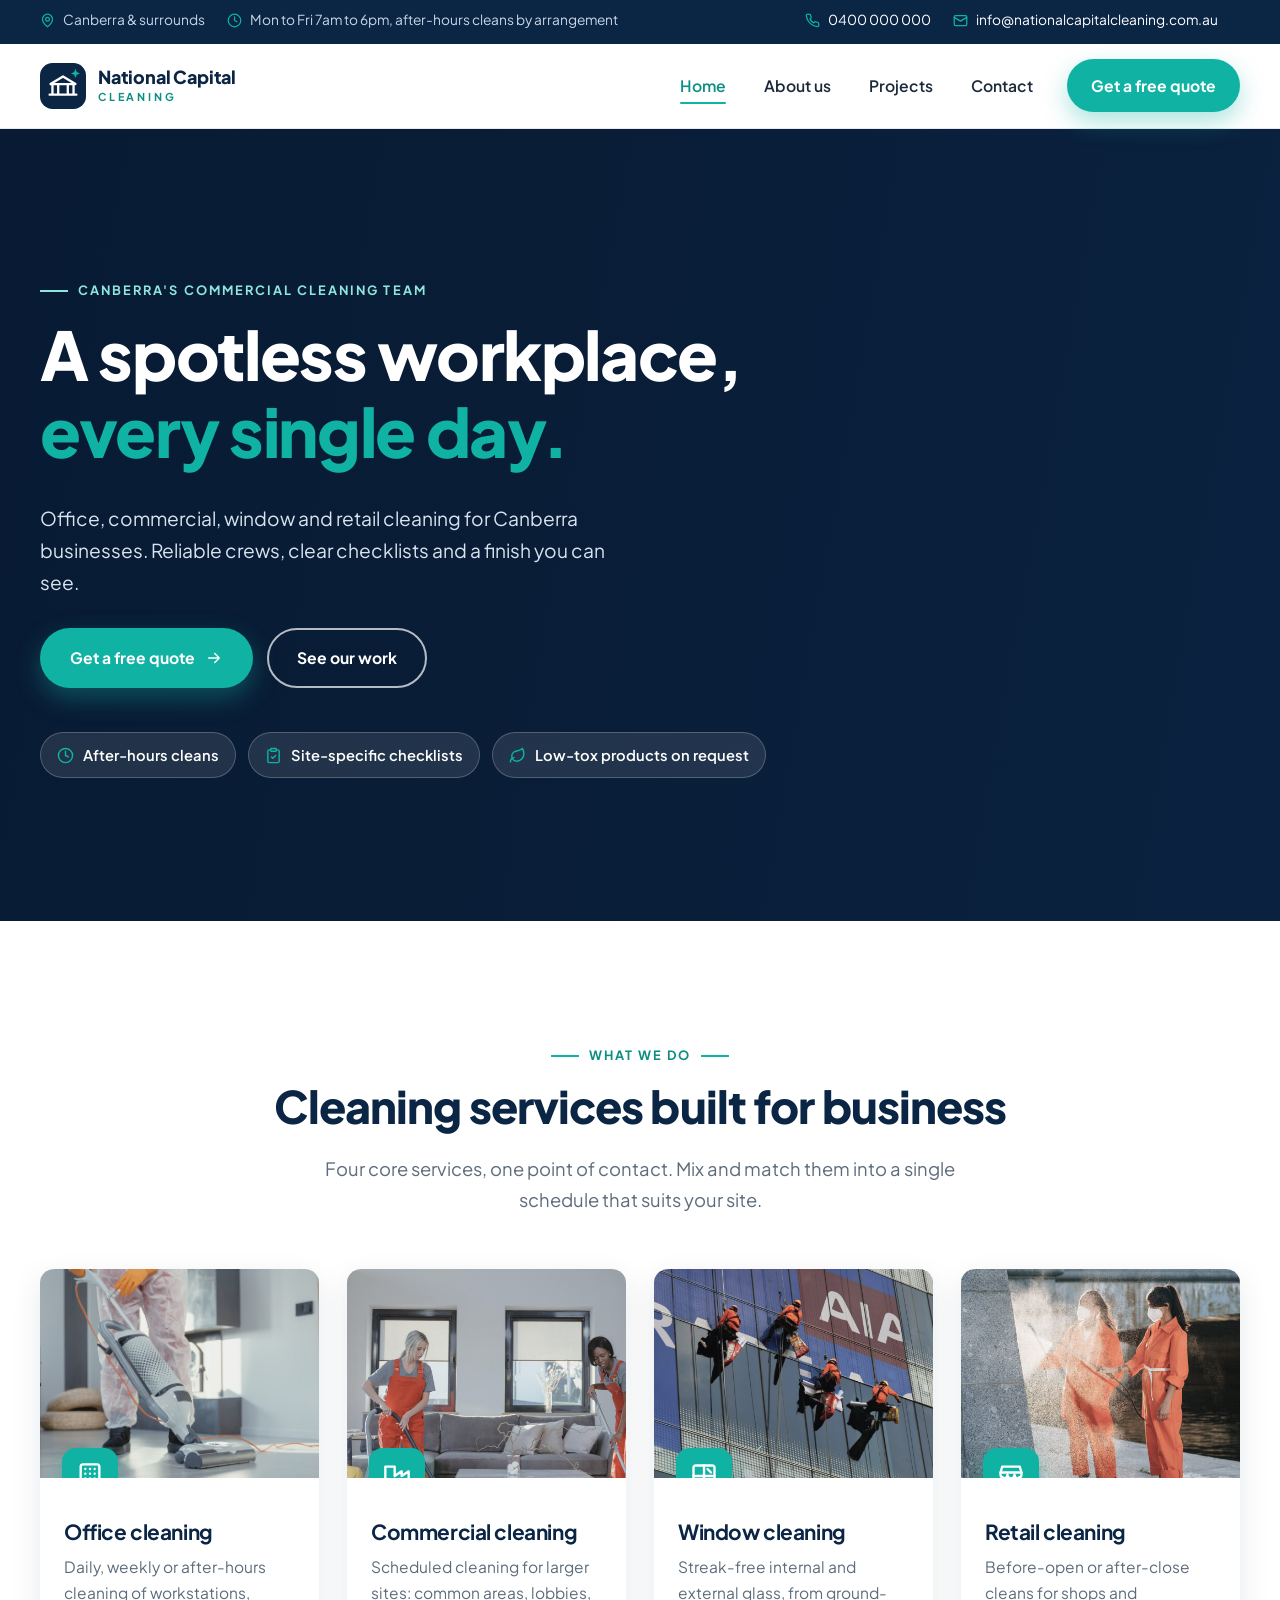
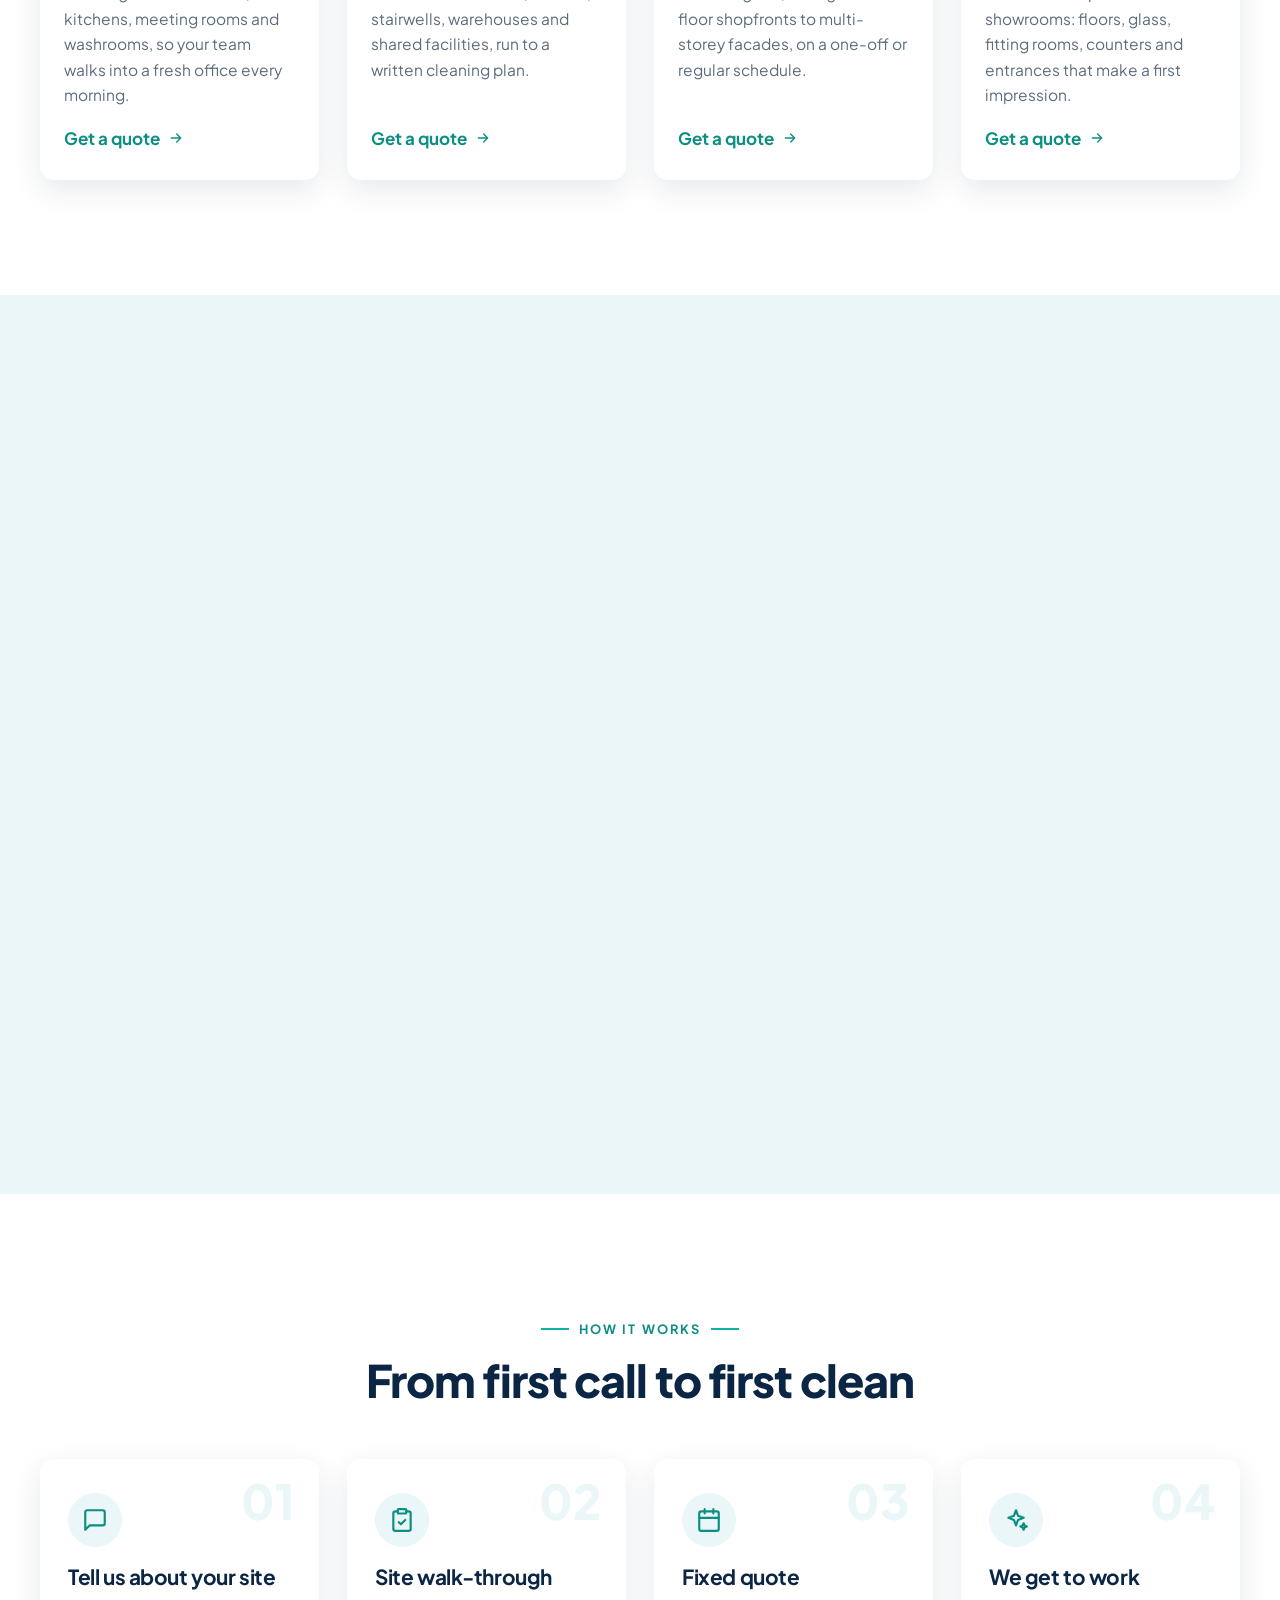
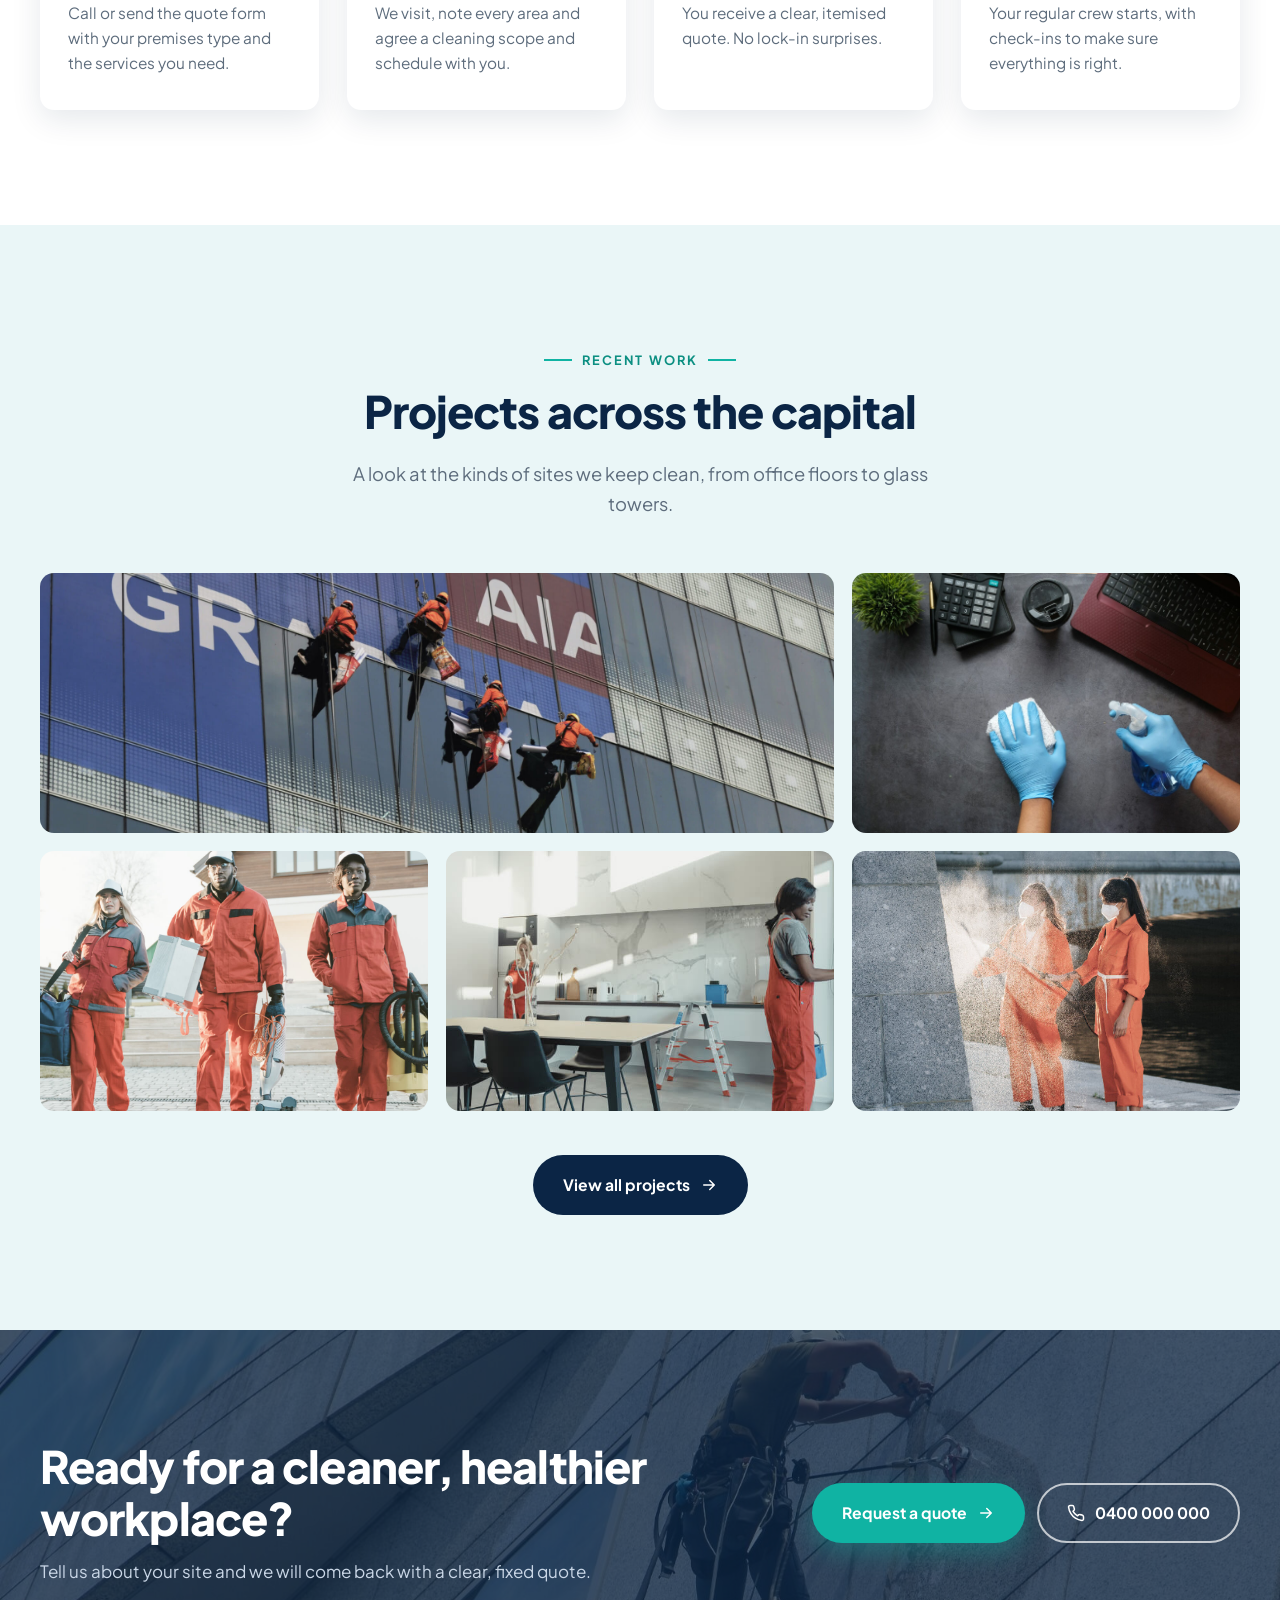
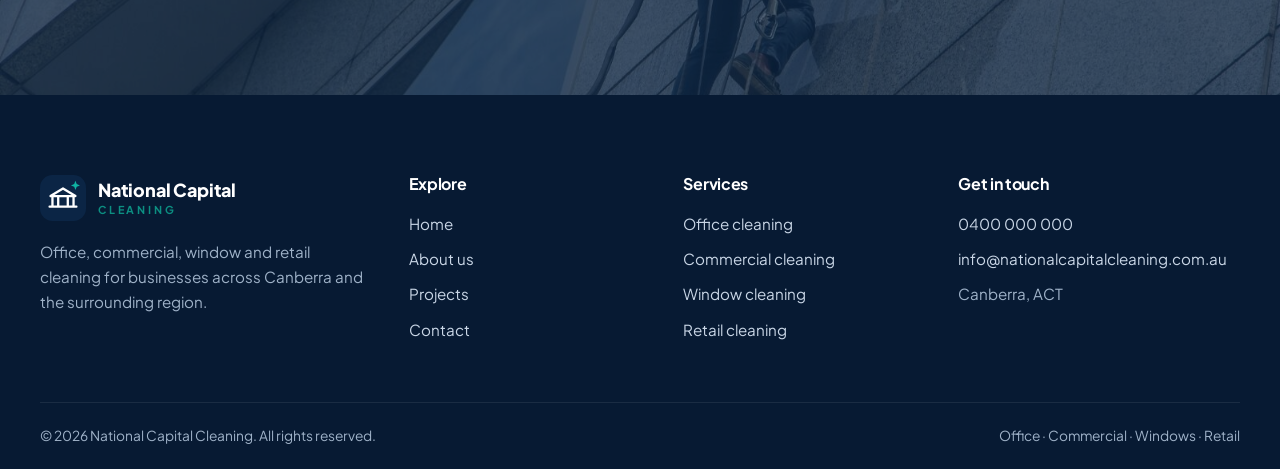
<file: index.html>
<!DOCTYPE html>
<html lang="en-AU" class="no-js">
<head>
<meta charset="UTF-8">
<meta name="viewport" content="width=device-width, initial-scale=1">
<title>National Capital Cleaning | Office, Commercial, Window & Retail Cleaning in Canberra</title>
<meta name="description" content="National Capital Cleaning provides office, commercial, window and retail cleaning across Canberra and surrounds.">
<meta name="theme-color" content="#0b2545">
<link rel="icon" href="assets/ncc/favicon.svg" type="image/svg+xml">
<link rel="preconnect" href="https://fonts.googleapis.com">
<link rel="preconnect" href="https://fonts.gstatic.com" crossorigin>
<link href="https://fonts.googleapis.com/css2?family=Plus+Jakarta+Sans:wght@400;500;600;700;800&display=swap" rel="stylesheet">
<link rel="stylesheet" href="css/site.css">
</head>
<body>
<div class="topbar">
  <div class="wrap">
    <div><span><svg viewBox="0 0 24 24" fill="none" stroke="currentColor" stroke-width="2" stroke-linecap="round" stroke-linejoin="round" aria-hidden="true"><path d="M20 10c0 6-8 12-8 12S4 16 4 10a8 8 0 0 1 16 0z"/><circle cx="12" cy="10" r="3"/></svg> Canberra &amp; surrounds</span><span class="hide-sm"><svg viewBox="0 0 24 24" fill="none" stroke="currentColor" stroke-width="2" stroke-linecap="round" stroke-linejoin="round" aria-hidden="true"><circle cx="12" cy="12" r="10"/><path d="M12 6v6l4 2"/></svg> Mon to Fri 7am to 6pm, after-hours cleans by arrangement</span></div>
    <div><span><svg viewBox="0 0 24 24" fill="none" stroke="currentColor" stroke-width="2" stroke-linecap="round" stroke-linejoin="round" aria-hidden="true"><path d="M22 16.9v3a2 2 0 0 1-2.2 2 19.8 19.8 0 0 1-8.6-3.1 19.5 19.5 0 0 1-6-6A19.8 19.8 0 0 1 2.1 4.2 2 2 0 0 1 4.1 2h3a2 2 0 0 1 2 1.7c.1.9.4 1.8.7 2.7a2 2 0 0 1-.5 2.1L8 9.8a16 16 0 0 0 6 6l1.3-1.3a2 2 0 0 1 2.1-.4c.9.3 1.8.6 2.7.7a2 2 0 0 1 1.7 2z"/></svg> <a href="tel:+61400000000">0400 000 000</a></span><span class="hide-sm"><svg viewBox="0 0 24 24" fill="none" stroke="currentColor" stroke-width="2" stroke-linecap="round" stroke-linejoin="round" aria-hidden="true"><rect x="2" y="4" width="20" height="16" rx="2"/><path d="m22 7-10 6L2 7"/></svg> <a href="mailto:info@nationalcapitalcleaning.com.au">info@nationalcapitalcleaning.com.au</a></span></div>
  </div>
</div>
<header class="site-header">
  <div class="wrap">
    <a class="brand" href="index.html" aria-label="National Capital Cleaning home"><svg viewBox="0 0 48 48" aria-hidden="true"><rect width="48" height="48" rx="13" fill="#0b2545"/><path d="M10 33h28M13 33V22M19 33V22M29 33V22M35 33V22M11 22h26L24 14z" fill="none" stroke="#ffffff" stroke-width="2.4" stroke-linecap="round" stroke-linejoin="round"/><path d="M37 6l1.3 3.4L41.7 11l-3.4 1.3L37 15.7l-1.3-3.4L32.3 11l3.4-1.6z" fill="#10b3a3"/></svg><span class="brand-name">National Capital<small>CLEANING</small></span></a>
    <button class="menu-toggle" aria-label="Open menu" aria-expanded="false"><svg viewBox="0 0 24 24" fill="none" stroke="currentColor" stroke-width="2" stroke-linecap="round" stroke-linejoin="round" aria-hidden="true"><path d="M3 6h18M3 12h18M3 18h18"/></svg></button>
    <nav class="nav" aria-label="Main">
      <a class="link active" href="index.html" aria-current="page">Home</a>
      <a class="link" href="about.html">About us</a>
      <a class="link" href="projects.html">Projects</a>
      <a class="link" href="contact.html">Contact</a>
      <a class="btn btn-primary" href="contact.html">Get a free quote</a>
    </nav>
  </div>
</header>

<main>
<section class="hero">
  <div class="hero-media">
    <video autoplay muted loop playsinline preload="auto" poster="assets/ncc/team-vacuum.jpg">
      <source src="assets/ncc/hero-loop.mp4" type="video/mp4">
    </video>
  </div>
  <div class="wrap">
    <span class="eyebrow">Canberra's commercial cleaning team</span>
    <h1>A spotless workplace, <em>every single day.</em></h1>
    <p>Office, commercial, window and retail cleaning for Canberra businesses. Reliable crews, clear checklists and a finish you can see.</p>
    <div class="actions">
      <a class="btn btn-primary" href="contact.html">Get a free quote <svg viewBox="0 0 24 24" fill="none" stroke="currentColor" stroke-width="2" stroke-linecap="round" stroke-linejoin="round" aria-hidden="true"><path d="M5 12h14M13 6l6 6-6 6"/></svg></a>
      <a class="btn btn-ghost" href="projects.html">See our work</a>
    </div>
    <div class="chips">
      <span class="chip"><svg viewBox="0 0 24 24" fill="none" stroke="currentColor" stroke-width="2" stroke-linecap="round" stroke-linejoin="round" aria-hidden="true"><circle cx="12" cy="12" r="10"/><path d="M12 6v6l4 2"/></svg> After-hours cleans</span>
      <span class="chip"><svg viewBox="0 0 24 24" fill="none" stroke="currentColor" stroke-width="2" stroke-linecap="round" stroke-linejoin="round" aria-hidden="true"><rect x="8" y="2" width="8" height="4" rx="1"/><path d="M16 4h2a2 2 0 0 1 2 2v14a2 2 0 0 1-2 2H6a2 2 0 0 1-2-2V6a2 2 0 0 1 2-2h2"/><path d="m9 14 2 2 4-4"/></svg> Site-specific checklists</span>
      <span class="chip"><svg viewBox="0 0 24 24" fill="none" stroke="currentColor" stroke-width="2" stroke-linecap="round" stroke-linejoin="round" aria-hidden="true"><path d="M11 20A7 7 0 0 1 9.8 6.1C15.5 5 17 4.5 19 2c1 2 2 4.2 2 8 0 5.5-4.8 10-10 10z"/><path d="M2 21c0-3 1.9-5.4 5.1-6"/></svg> Low-tox products on request</span>
    </div>
  </div>
</section>

<section class="section" id="services">
  <div class="wrap">
    <div class="section-head center reveal">
      <span class="eyebrow">What we do</span>
      <h2>Cleaning services built for business</h2>
      <p class="lead">Four core services, one point of contact. Mix and match them into a single schedule that suits your site.</p>
    </div>
    <div class="grid grid-4">
      <article class="card reveal">
        <div class="card-img"><img src="assets/ncc/office-vacuum.jpg" alt="Office cleaning" loading="lazy"><span class="card-icon"><svg viewBox="0 0 24 24" fill="none" stroke="currentColor" stroke-width="2" stroke-linecap="round" stroke-linejoin="round" aria-hidden="true"><rect x="4" y="2" width="16" height="20" rx="2"/><path d="M9 22v-4h6v4M8 6h.01M12 6h.01M16 6h.01M8 10h.01M12 10h.01M16 10h.01M8 14h.01M12 14h.01M16 14h.01"/></svg></span></div>
        <div class="card-body"><h3>Office cleaning</h3><p>Daily, weekly or after-hours cleaning of workstations, kitchens, meeting rooms and washrooms, so your team walks into a fresh office every morning.</p><a class="more" href="contact.html">Get a quote <svg viewBox="0 0 24 24" fill="none" stroke="currentColor" stroke-width="2" stroke-linecap="round" stroke-linejoin="round" aria-hidden="true"><path d="M5 12h14M13 6l6 6-6 6"/></svg></a></div>
      </article>
      <article class="card reveal">
        <div class="card-img"><img src="assets/ncc/commercial-team.jpg" alt="Commercial cleaning" loading="lazy"><span class="card-icon"><svg viewBox="0 0 24 24" fill="none" stroke="currentColor" stroke-width="2" stroke-linecap="round" stroke-linejoin="round" aria-hidden="true"><path d="M2 20h20V8l-6 4V8l-6 4V4H2z"/><path d="M6 16h.01M10 16h.01M14 16h.01M18 16h.01"/></svg></span></div>
        <div class="card-body"><h3>Commercial cleaning</h3><p>Scheduled cleaning for larger sites: common areas, lobbies, stairwells, warehouses and shared facilities, run to a written cleaning plan.</p><a class="more" href="contact.html">Get a quote <svg viewBox="0 0 24 24" fill="none" stroke="currentColor" stroke-width="2" stroke-linecap="round" stroke-linejoin="round" aria-hidden="true"><path d="M5 12h14M13 6l6 6-6 6"/></svg></a></div>
      </article>
      <article class="card reveal">
        <div class="card-img"><img src="assets/ncc/rope-access-windows.jpg" alt="Window cleaning" loading="lazy"><span class="card-icon"><svg viewBox="0 0 24 24" fill="none" stroke="currentColor" stroke-width="2" stroke-linecap="round" stroke-linejoin="round" aria-hidden="true"><rect x="3" y="3" width="18" height="18" rx="2"/><path d="M12 3v18M3 12h18"/><path d="m15 6 3 3"/></svg></span></div>
        <div class="card-body"><h3>Window cleaning</h3><p>Streak-free internal and external glass, from ground-floor shopfronts to multi-storey facades, on a one-off or regular schedule.</p><a class="more" href="contact.html">Get a quote <svg viewBox="0 0 24 24" fill="none" stroke="currentColor" stroke-width="2" stroke-linecap="round" stroke-linejoin="round" aria-hidden="true"><path d="M5 12h14M13 6l6 6-6 6"/></svg></a></div>
      </article>
      <article class="card reveal">
        <div class="card-img"><img src="assets/ncc/exterior-wash.jpg" alt="Retail cleaning" loading="lazy"><span class="card-icon"><svg viewBox="0 0 24 24" fill="none" stroke="currentColor" stroke-width="2" stroke-linecap="round" stroke-linejoin="round" aria-hidden="true"><path d="M3 9 4.5 4h15L21 9"/><path d="M3 9h18v2a3 3 0 0 1-6 0 3 3 0 0 1-6 0 3 3 0 0 1-6 0z"/><path d="M5 13v8h14v-8M10 21v-5h4v5"/></svg></span></div>
        <div class="card-body"><h3>Retail cleaning</h3><p>Before-open or after-close cleans for shops and showrooms: floors, glass, fitting rooms, counters and entrances that make a first impression.</p><a class="more" href="contact.html">Get a quote <svg viewBox="0 0 24 24" fill="none" stroke="currentColor" stroke-width="2" stroke-linecap="round" stroke-linejoin="round" aria-hidden="true"><path d="M5 12h14M13 6l6 6-6 6"/></svg></a></div>
      </article>
    </div>
  </div>
</section>

<section class="section alt">
  <div class="wrap split">
    <div class="stack reveal">
      <img class="main" src="assets/ncc/commercial-team.jpg" alt="Cleaners vacuuming a commercial space" loading="lazy">
      <img class="inset" src="assets/ncc/window-squeegee.jpg" alt="Cleaner squeegeeing a window" loading="lazy">
      <div class="badge"><svg viewBox="0 0 24 24" fill="none" stroke="currentColor" stroke-width="2" stroke-linecap="round" stroke-linejoin="round" aria-hidden="true"><path d="M12 22s8-4 8-10V5l-8-3-8 3v7c0 6 8 10 8 10z"/><path d="m9 12 2 2 4-4"/></svg> Consistent crews who know your site</div>
    </div>
    <div class="reveal">
      <span class="eyebrow">Why National Capital Cleaning</span>
      <h2>Clean you can count on, without the chasing</h2>
      <p class="lead">We take the cleaning off your to-do list. You get the same trained people, a written plan and one number to call.</p>
      <ul class="checks">
        <li><svg viewBox="0 0 24 24" fill="none" stroke="currentColor" stroke-width="2" stroke-linecap="round" stroke-linejoin="round" aria-hidden="true"><circle cx="12" cy="12" r="10"/><path d="m8 12 3 3 5-6"/></svg><div><strong>A plan for your premises</strong><span>We walk your site first and agree exactly what gets done, and how often.</span></div></li>
        <li><svg viewBox="0 0 24 24" fill="none" stroke="currentColor" stroke-width="2" stroke-linecap="round" stroke-linejoin="round" aria-hidden="true"><circle cx="12" cy="12" r="10"/><path d="m8 12 3 3 5-6"/></svg><div><strong>Quality checks</strong><span>Regular inspections against your checklist so standards don't slip.</span></div></li>
        <li><svg viewBox="0 0 24 24" fill="none" stroke="currentColor" stroke-width="2" stroke-linecap="round" stroke-linejoin="round" aria-hidden="true"><circle cx="12" cy="12" r="10"/><path d="m8 12 3 3 5-6"/></svg><div><strong>Flexible hours</strong><span>Early-morning, evening and weekend cleans that work around your trading hours.</span></div></li>
        <li><svg viewBox="0 0 24 24" fill="none" stroke="currentColor" stroke-width="2" stroke-linecap="round" stroke-linejoin="round" aria-hidden="true"><circle cx="12" cy="12" r="10"/><path d="m8 12 3 3 5-6"/></svg><div><strong>Quick response</strong><span>Spills, events or inspections coming up? We can add a one-off clean.</span></div></li>
      </ul>
      <a class="btn btn-dark" href="about.html">More about us <svg viewBox="0 0 24 24" fill="none" stroke="currentColor" stroke-width="2" stroke-linecap="round" stroke-linejoin="round" aria-hidden="true"><path d="M5 12h14M13 6l6 6-6 6"/></svg></a>
    </div>
  </div>
</section>

<section class="section">
  <div class="wrap">
    <div class="section-head center reveal">
      <span class="eyebrow">How it works</span>
      <h2>From first call to first clean</h2>
    </div>
    <div class="grid grid-4 steps">
      <div class="step reveal"><div class="ico"><svg viewBox="0 0 24 24" fill="none" stroke="currentColor" stroke-width="2" stroke-linecap="round" stroke-linejoin="round" aria-hidden="true"><path d="M21 15a2 2 0 0 1-2 2H7l-4 4V5a2 2 0 0 1 2-2h14a2 2 0 0 1 2 2z"/></svg></div><h3>Tell us about your site</h3><p>Call or send the quote form with your premises type and the services you need.</p></div>
      <div class="step reveal"><div class="ico"><svg viewBox="0 0 24 24" fill="none" stroke="currentColor" stroke-width="2" stroke-linecap="round" stroke-linejoin="round" aria-hidden="true"><rect x="8" y="2" width="8" height="4" rx="1"/><path d="M16 4h2a2 2 0 0 1 2 2v14a2 2 0 0 1-2 2H6a2 2 0 0 1-2-2V6a2 2 0 0 1 2-2h2"/><path d="m9 14 2 2 4-4"/></svg></div><h3>Site walk-through</h3><p>We visit, note every area and agree a cleaning scope and schedule with you.</p></div>
      <div class="step reveal"><div class="ico"><svg viewBox="0 0 24 24" fill="none" stroke="currentColor" stroke-width="2" stroke-linecap="round" stroke-linejoin="round" aria-hidden="true"><rect x="3" y="4" width="18" height="18" rx="2"/><path d="M16 2v4M8 2v4M3 10h18"/></svg></div><h3>Fixed quote</h3><p>You receive a clear, itemised quote. No lock-in surprises.</p></div>
      <div class="step reveal"><div class="ico"><svg viewBox="0 0 24 24" fill="none" stroke="currentColor" stroke-width="2" stroke-linecap="round" stroke-linejoin="round" aria-hidden="true"><path d="M12 3l1.9 5.1L19 10l-5.1 1.9L12 17l-1.9-5.1L5 10l5.1-1.9z"/><path d="M19 15l.9 2.1L22 18l-2.1.9L19 21l-.9-2.1L16 18l2.1-.9z"/></svg></div><h3>We get to work</h3><p>Your regular crew starts, with check-ins to make sure everything is right.</p></div>
    </div>
  </div>
</section>

<section class="section alt">
  <div class="wrap">
    <div class="section-head center reveal">
      <span class="eyebrow">Recent work</span>
      <h2>Projects across the capital</h2>
      <p class="lead">A look at the kinds of sites we keep clean, from office floors to glass towers.</p>
    </div>
    <div class="gallery">
      <figure class="tile wide reveal" style="margin:0"><img src="assets/ncc/rope-access-windows.jpg" alt="High-rise facade glass" loading="lazy"><figcaption class="cap"><small>Windows</small><strong>High-rise facade glass</strong></figcaption></figure>
      <figure class="tile  reveal" style="margin:0"><img src="assets/ncc/desk-sanitise.jpg" alt="Workstation sanitising" loading="lazy"><figcaption class="cap"><small>Office</small><strong>Workstation sanitising</strong></figcaption></figure>
      <figure class="tile  reveal" style="margin:0"><img src="assets/ncc/crew-arriving.jpg" alt="Crew on site" loading="lazy"><figcaption class="cap"><small>Commercial</small><strong>Crew on site</strong></figcaption></figure>
      <figure class="tile  reveal" style="margin:0"><img src="assets/ncc/kitchen-wipe.jpg" alt="Office kitchen detail" loading="lazy"><figcaption class="cap"><small>Office</small><strong>Office kitchen detail</strong></figcaption></figure>
      <figure class="tile  reveal" style="margin:0"><img src="assets/ncc/pressure-wash.jpg" alt="Entrance and pavement wash" loading="lazy"><figcaption class="cap"><small>Retail</small><strong>Entrance and pavement wash</strong></figcaption></figure>
    </div>
    <div class="center" style="margin-top:44px"><a class="btn btn-dark" href="projects.html">View all projects <svg viewBox="0 0 24 24" fill="none" stroke="currentColor" stroke-width="2" stroke-linecap="round" stroke-linejoin="round" aria-hidden="true"><path d="M5 12h14M13 6l6 6-6 6"/></svg></a></div>
  </div>
</section>
</main>
<section class="cta-band">
  <img src="assets/ncc/facade-windows.jpg" alt="" loading="lazy">
  <div class="wrap reveal">
    <div>
      <h2>Ready for a cleaner, healthier workplace?</h2>
      <p>Tell us about your site and we will come back with a clear, fixed quote.</p>
    </div>
    <div class="actions">
      <a class="btn btn-primary" href="contact.html">Request a quote <svg viewBox="0 0 24 24" fill="none" stroke="currentColor" stroke-width="2" stroke-linecap="round" stroke-linejoin="round" aria-hidden="true"><path d="M5 12h14M13 6l6 6-6 6"/></svg></a>
      <a class="btn btn-ghost" href="tel:+61400000000"><svg viewBox="0 0 24 24" fill="none" stroke="currentColor" stroke-width="2" stroke-linecap="round" stroke-linejoin="round" aria-hidden="true"><path d="M22 16.9v3a2 2 0 0 1-2.2 2 19.8 19.8 0 0 1-8.6-3.1 19.5 19.5 0 0 1-6-6A19.8 19.8 0 0 1 2.1 4.2 2 2 0 0 1 4.1 2h3a2 2 0 0 1 2 1.7c.1.9.4 1.8.7 2.7a2 2 0 0 1-.5 2.1L8 9.8a16 16 0 0 0 6 6l1.3-1.3a2 2 0 0 1 2.1-.4c.9.3 1.8.6 2.7.7a2 2 0 0 1 1.7 2z"/></svg> 0400 000 000</a>
    </div>
  </div>
</section>
<footer class="site-footer">
  <div class="wrap footer-grid">
    <div>
      <a class="brand" href="index.html"><svg viewBox="0 0 48 48" aria-hidden="true"><rect width="48" height="48" rx="13" fill="#0b2545"/><path d="M10 33h28M13 33V22M19 33V22M29 33V22M35 33V22M11 22h26L24 14z" fill="none" stroke="#ffffff" stroke-width="2.4" stroke-linecap="round" stroke-linejoin="round"/><path d="M37 6l1.3 3.4L41.7 11l-3.4 1.3L37 15.7l-1.3-3.4L32.3 11l3.4-1.6z" fill="#10b3a3"/></svg><span class="brand-name">National Capital<small>CLEANING</small></span></a>
      <p>Office, commercial, window and retail cleaning for businesses across Canberra and the surrounding region.</p>
    </div>
    <div>
      <h4>Explore</h4>
      <ul><li><a href="index.html">Home</a></li><li><a href="about.html">About us</a></li><li><a href="projects.html">Projects</a></li><li><a href="contact.html">Contact</a></li></ul>
    </div>
    <div>
      <h4>Services</h4>
      <ul>
        <li><a href="index.html#services">Office cleaning</a></li>
        <li><a href="index.html#services">Commercial cleaning</a></li>
        <li><a href="index.html#services">Window cleaning</a></li>
        <li><a href="index.html#services">Retail cleaning</a></li>
      </ul>
    </div>
    <div>
      <h4>Get in touch</h4>
      <ul>
        <li><a href="tel:+61400000000">0400 000 000</a></li>
        <li><a href="mailto:info@nationalcapitalcleaning.com.au">info@nationalcapitalcleaning.com.au</a></li>
        <li>Canberra, ACT</li>
      </ul>
    </div>
  </div>
  <div class="wrap footer-bottom">
    <span>&copy; <span data-year>2026</span> National Capital Cleaning. All rights reserved.</span>
    <span>Office &middot; Commercial &middot; Windows &middot; Retail</span>
  </div>
</footer>
<script src="js/site.js"></script>
</body>
</html>
</file>
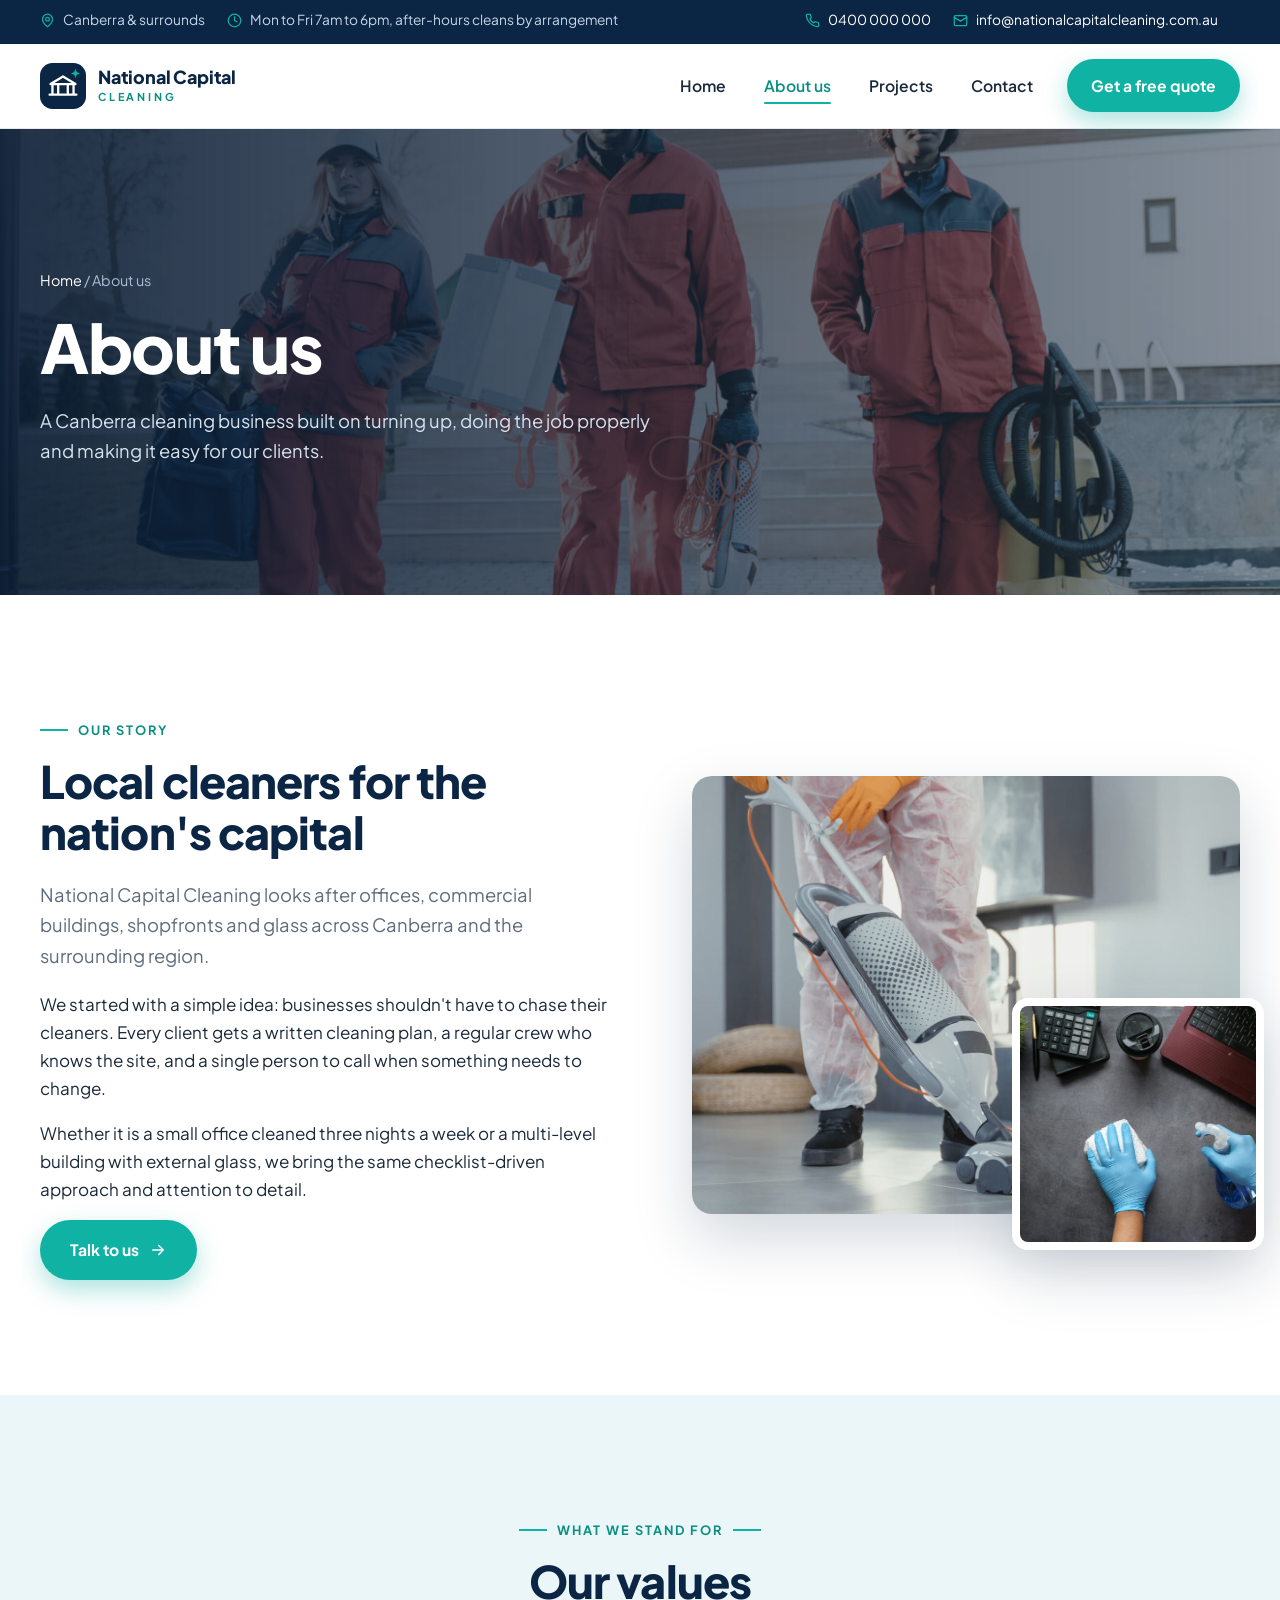
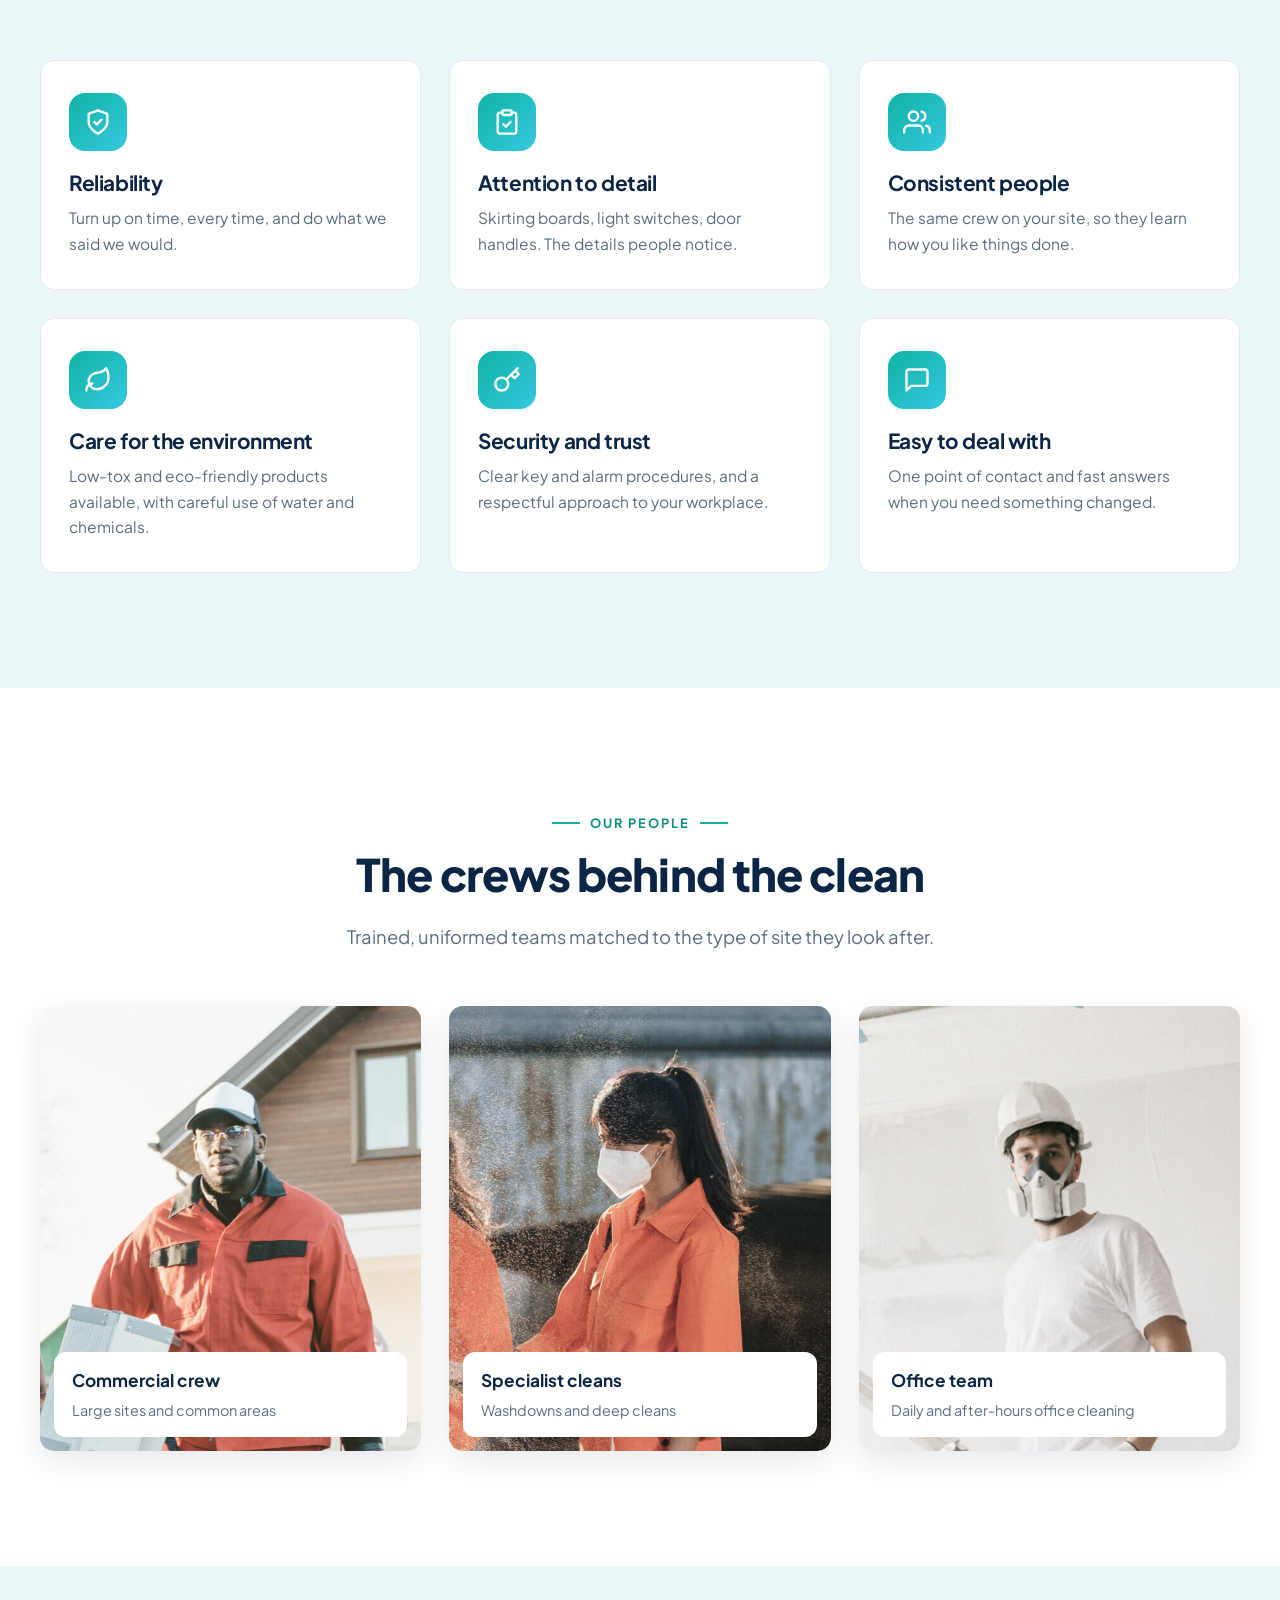
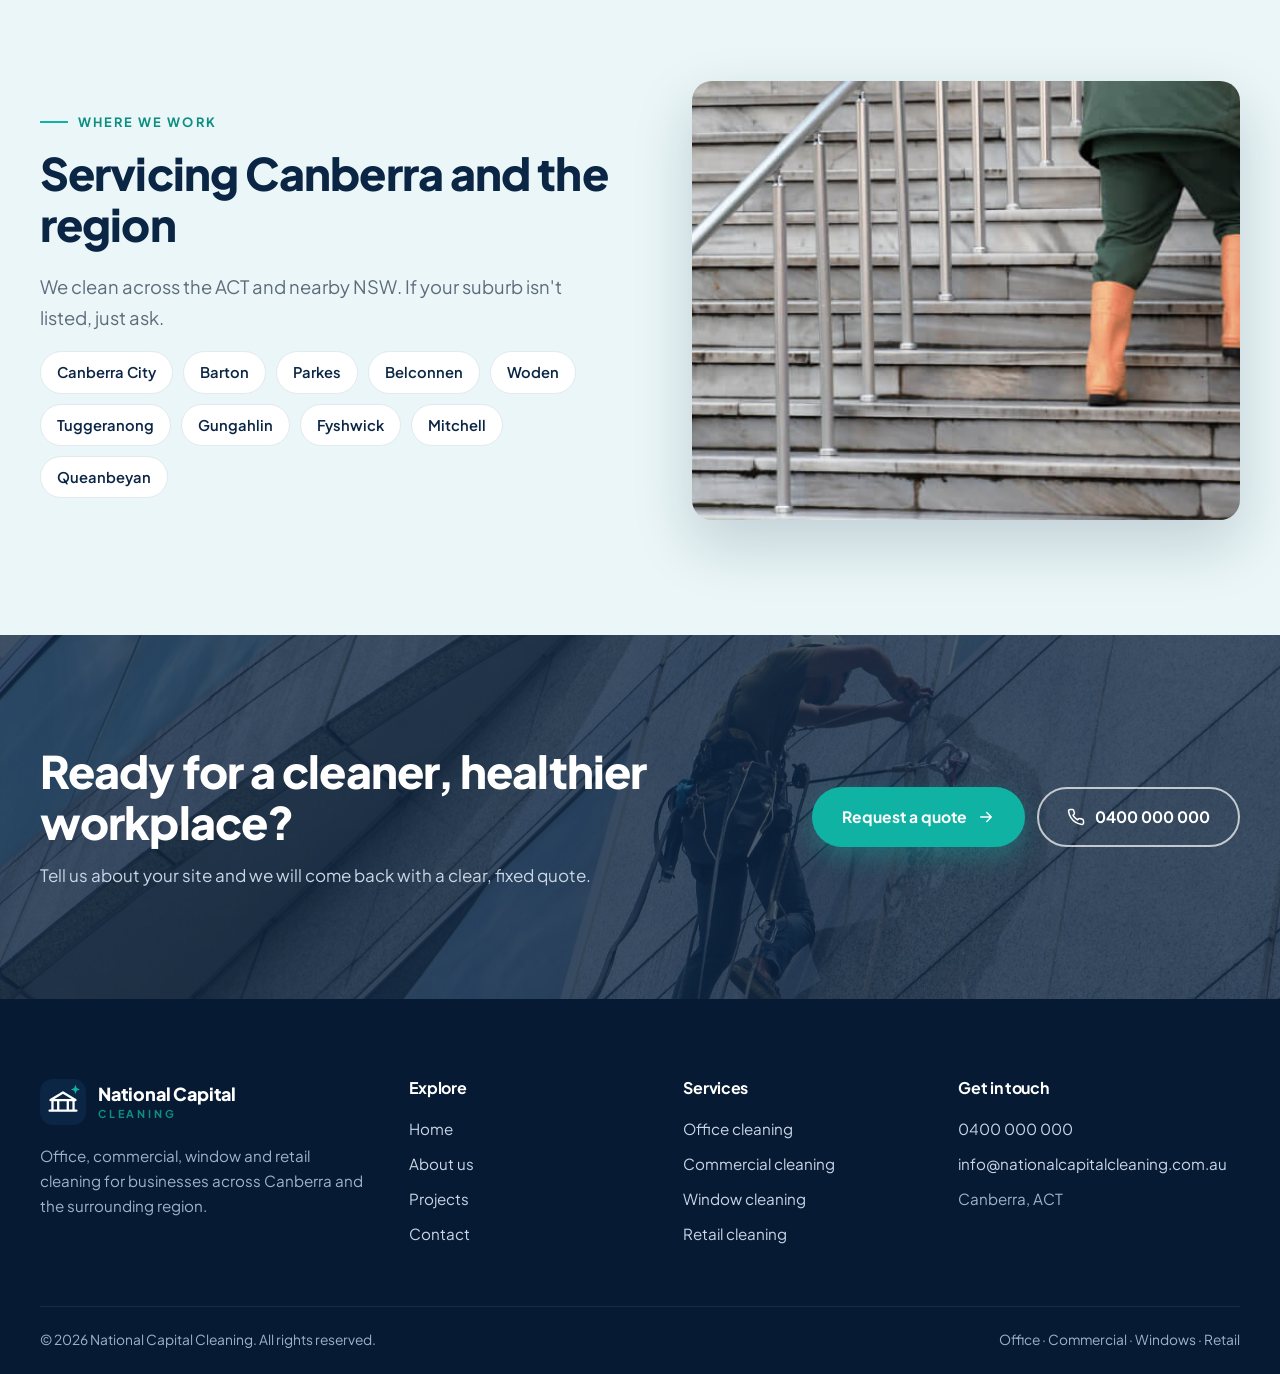
<file: about.html>
<!DOCTYPE html>
<html lang="en-AU" class="no-js">
<head>
<meta charset="UTF-8">
<meta name="viewport" content="width=device-width, initial-scale=1">
<title>About us | National Capital Cleaning</title>
<meta name="description" content="Who we are and how National Capital Cleaning looks after Canberra workplaces.">
<meta name="theme-color" content="#0b2545">
<link rel="icon" href="assets/ncc/favicon.svg" type="image/svg+xml">
<link rel="preconnect" href="https://fonts.googleapis.com">
<link rel="preconnect" href="https://fonts.gstatic.com" crossorigin>
<link href="https://fonts.googleapis.com/css2?family=Plus+Jakarta+Sans:wght@400;500;600;700;800&display=swap" rel="stylesheet">
<link rel="stylesheet" href="css/site.css">
</head>
<body>
<div class="topbar">
  <div class="wrap">
    <div><span><svg viewBox="0 0 24 24" fill="none" stroke="currentColor" stroke-width="2" stroke-linecap="round" stroke-linejoin="round" aria-hidden="true"><path d="M20 10c0 6-8 12-8 12S4 16 4 10a8 8 0 0 1 16 0z"/><circle cx="12" cy="10" r="3"/></svg> Canberra &amp; surrounds</span><span class="hide-sm"><svg viewBox="0 0 24 24" fill="none" stroke="currentColor" stroke-width="2" stroke-linecap="round" stroke-linejoin="round" aria-hidden="true"><circle cx="12" cy="12" r="10"/><path d="M12 6v6l4 2"/></svg> Mon to Fri 7am to 6pm, after-hours cleans by arrangement</span></div>
    <div><span><svg viewBox="0 0 24 24" fill="none" stroke="currentColor" stroke-width="2" stroke-linecap="round" stroke-linejoin="round" aria-hidden="true"><path d="M22 16.9v3a2 2 0 0 1-2.2 2 19.8 19.8 0 0 1-8.6-3.1 19.5 19.5 0 0 1-6-6A19.8 19.8 0 0 1 2.1 4.2 2 2 0 0 1 4.1 2h3a2 2 0 0 1 2 1.7c.1.9.4 1.8.7 2.7a2 2 0 0 1-.5 2.1L8 9.8a16 16 0 0 0 6 6l1.3-1.3a2 2 0 0 1 2.1-.4c.9.3 1.8.6 2.7.7a2 2 0 0 1 1.7 2z"/></svg> <a href="tel:+61400000000">0400 000 000</a></span><span class="hide-sm"><svg viewBox="0 0 24 24" fill="none" stroke="currentColor" stroke-width="2" stroke-linecap="round" stroke-linejoin="round" aria-hidden="true"><rect x="2" y="4" width="20" height="16" rx="2"/><path d="m22 7-10 6L2 7"/></svg> <a href="mailto:info@nationalcapitalcleaning.com.au">info@nationalcapitalcleaning.com.au</a></span></div>
  </div>
</div>
<header class="site-header">
  <div class="wrap">
    <a class="brand" href="index.html" aria-label="National Capital Cleaning home"><svg viewBox="0 0 48 48" aria-hidden="true"><rect width="48" height="48" rx="13" fill="#0b2545"/><path d="M10 33h28M13 33V22M19 33V22M29 33V22M35 33V22M11 22h26L24 14z" fill="none" stroke="#ffffff" stroke-width="2.4" stroke-linecap="round" stroke-linejoin="round"/><path d="M37 6l1.3 3.4L41.7 11l-3.4 1.3L37 15.7l-1.3-3.4L32.3 11l3.4-1.6z" fill="#10b3a3"/></svg><span class="brand-name">National Capital<small>CLEANING</small></span></a>
    <button class="menu-toggle" aria-label="Open menu" aria-expanded="false"><svg viewBox="0 0 24 24" fill="none" stroke="currentColor" stroke-width="2" stroke-linecap="round" stroke-linejoin="round" aria-hidden="true"><path d="M3 6h18M3 12h18M3 18h18"/></svg></button>
    <nav class="nav" aria-label="Main">
      <a class="link" href="index.html">Home</a>
      <a class="link active" href="about.html" aria-current="page">About us</a>
      <a class="link" href="projects.html">Projects</a>
      <a class="link" href="contact.html">Contact</a>
      <a class="btn btn-primary" href="contact.html">Get a free quote</a>
    </nav>
  </div>
</header>

<main>
<section class="page-hero">
  <img src="assets/ncc/crew-arriving.jpg" alt="">
  <div class="wrap">
    <div class="crumbs"><a href="index.html">Home</a> / About us</div>
    <h1>About us</h1>
    <p>A Canberra cleaning business built on turning up, doing the job properly and making it easy for our clients.</p>
  </div>
</section>

<section class="section">
  <div class="wrap split">
    <div class="reveal">
      <span class="eyebrow">Our story</span>
      <h2>Local cleaners for the nation's capital</h2>
      <p class="lead">National Capital Cleaning looks after offices, commercial buildings, shopfronts and glass across Canberra and the surrounding region.</p>
      <p>We started with a simple idea: businesses shouldn't have to chase their cleaners. Every client gets a written cleaning plan, a regular crew who knows the site, and a single person to call when something needs to change.</p>
      <p>Whether it is a small office cleaned three nights a week or a multi-level building with external glass, we bring the same checklist-driven approach and attention to detail.</p>
      <a class="btn btn-primary" href="contact.html">Talk to us <svg viewBox="0 0 24 24" fill="none" stroke="currentColor" stroke-width="2" stroke-linecap="round" stroke-linejoin="round" aria-hidden="true"><path d="M5 12h14M13 6l6 6-6 6"/></svg></a>
    </div>
    <div class="stack reveal">
      <img class="main" src="assets/ncc/office-vacuum.jpg" alt="Cleaner vacuuming an office floor" loading="lazy">
      <img class="inset" src="assets/ncc/desk-sanitise.jpg" alt="Sanitising a desk" loading="lazy">
    </div>
  </div>
</section>

<section class="section alt">
  <div class="wrap">
    <div class="section-head center reveal">
      <span class="eyebrow">What we stand for</span>
      <h2>Our values</h2>
    </div>
    <div class="grid grid-3">
      <div class="feature reveal"><div class="ico"><svg viewBox="0 0 24 24" fill="none" stroke="currentColor" stroke-width="2" stroke-linecap="round" stroke-linejoin="round" aria-hidden="true"><path d="M12 22s8-4 8-10V5l-8-3-8 3v7c0 6 8 10 8 10z"/><path d="m9 12 2 2 4-4"/></svg></div><h3>Reliability</h3><p>Turn up on time, every time, and do what we said we would.</p></div>
      <div class="feature reveal"><div class="ico"><svg viewBox="0 0 24 24" fill="none" stroke="currentColor" stroke-width="2" stroke-linecap="round" stroke-linejoin="round" aria-hidden="true"><rect x="8" y="2" width="8" height="4" rx="1"/><path d="M16 4h2a2 2 0 0 1 2 2v14a2 2 0 0 1-2 2H6a2 2 0 0 1-2-2V6a2 2 0 0 1 2-2h2"/><path d="m9 14 2 2 4-4"/></svg></div><h3>Attention to detail</h3><p>Skirting boards, light switches, door handles. The details people notice.</p></div>
      <div class="feature reveal"><div class="ico"><svg viewBox="0 0 24 24" fill="none" stroke="currentColor" stroke-width="2" stroke-linecap="round" stroke-linejoin="round" aria-hidden="true"><path d="M17 21v-2a4 4 0 0 0-4-4H5a4 4 0 0 0-4 4v2"/><circle cx="9" cy="7" r="4"/><path d="M23 21v-2a4 4 0 0 0-3-3.9M16 3.1a4 4 0 0 1 0 7.8"/></svg></div><h3>Consistent people</h3><p>The same crew on your site, so they learn how you like things done.</p></div>
      <div class="feature reveal"><div class="ico"><svg viewBox="0 0 24 24" fill="none" stroke="currentColor" stroke-width="2" stroke-linecap="round" stroke-linejoin="round" aria-hidden="true"><path d="M11 20A7 7 0 0 1 9.8 6.1C15.5 5 17 4.5 19 2c1 2 2 4.2 2 8 0 5.5-4.8 10-10 10z"/><path d="M2 21c0-3 1.9-5.4 5.1-6"/></svg></div><h3>Care for the environment</h3><p>Low-tox and eco-friendly products available, with careful use of water and chemicals.</p></div>
      <div class="feature reveal"><div class="ico"><svg viewBox="0 0 24 24" fill="none" stroke="currentColor" stroke-width="2" stroke-linecap="round" stroke-linejoin="round" aria-hidden="true"><circle cx="7.5" cy="15.5" r="5.5"/><path d="m21 2-9.6 9.6M15.5 7.5l3 3L22 7l-3-3"/></svg></div><h3>Security and trust</h3><p>Clear key and alarm procedures, and a respectful approach to your workplace.</p></div>
      <div class="feature reveal"><div class="ico"><svg viewBox="0 0 24 24" fill="none" stroke="currentColor" stroke-width="2" stroke-linecap="round" stroke-linejoin="round" aria-hidden="true"><path d="M21 15a2 2 0 0 1-2 2H7l-4 4V5a2 2 0 0 1 2-2h14a2 2 0 0 1 2 2z"/></svg></div><h3>Easy to deal with</h3><p>One point of contact and fast answers when you need something changed.</p></div>
    </div>
  </div>
</section>

<section class="section">
  <div class="wrap">
    <div class="section-head center reveal">
      <span class="eyebrow">Our people</span>
      <h2>The crews behind the clean</h2>
      <p class="lead">Trained, uniformed teams matched to the type of site they look after.</p>
    </div>
    <div class="grid grid-3">
      <div class="team-card reveal"><img src="assets/ncc/team-1.jpg" alt="Commercial crew" loading="lazy"><div class="cap"><strong>Commercial crew</strong><span>Large sites and common areas</span></div></div>
      <div class="team-card reveal"><img src="assets/ncc/team-2.jpg" alt="Specialist cleans" loading="lazy"><div class="cap"><strong>Specialist cleans</strong><span>Washdowns and deep cleans</span></div></div>
      <div class="team-card reveal"><img src="assets/ncc/team-3.jpg" alt="Office team" loading="lazy"><div class="cap"><strong>Office team</strong><span>Daily and after-hours office cleaning</span></div></div>
    </div>
  </div>
</section>

<section class="section alt">
  <div class="wrap split reverse">
    <div class="stack reveal">
      <img class="main" src="assets/ncc/stairwell.jpg" alt="Cleaning a building stairwell" loading="lazy">
    </div>
    <div class="reveal">
      <span class="eyebrow">Where we work</span>
      <h2>Servicing Canberra and the region</h2>
      <p class="lead">We clean across the ACT and nearby NSW. If your suburb isn't listed, just ask.</p>
      <div class="areas"><span>Canberra City</span><span>Barton</span><span>Parkes</span><span>Belconnen</span><span>Woden</span><span>Tuggeranong</span><span>Gungahlin</span><span>Fyshwick</span><span>Mitchell</span><span>Queanbeyan</span></div>
    </div>
  </div>
</section>
</main>
<section class="cta-band">
  <img src="assets/ncc/facade-windows.jpg" alt="" loading="lazy">
  <div class="wrap reveal">
    <div>
      <h2>Ready for a cleaner, healthier workplace?</h2>
      <p>Tell us about your site and we will come back with a clear, fixed quote.</p>
    </div>
    <div class="actions">
      <a class="btn btn-primary" href="contact.html">Request a quote <svg viewBox="0 0 24 24" fill="none" stroke="currentColor" stroke-width="2" stroke-linecap="round" stroke-linejoin="round" aria-hidden="true"><path d="M5 12h14M13 6l6 6-6 6"/></svg></a>
      <a class="btn btn-ghost" href="tel:+61400000000"><svg viewBox="0 0 24 24" fill="none" stroke="currentColor" stroke-width="2" stroke-linecap="round" stroke-linejoin="round" aria-hidden="true"><path d="M22 16.9v3a2 2 0 0 1-2.2 2 19.8 19.8 0 0 1-8.6-3.1 19.5 19.5 0 0 1-6-6A19.8 19.8 0 0 1 2.1 4.2 2 2 0 0 1 4.1 2h3a2 2 0 0 1 2 1.7c.1.9.4 1.8.7 2.7a2 2 0 0 1-.5 2.1L8 9.8a16 16 0 0 0 6 6l1.3-1.3a2 2 0 0 1 2.1-.4c.9.3 1.8.6 2.7.7a2 2 0 0 1 1.7 2z"/></svg> 0400 000 000</a>
    </div>
  </div>
</section>
<footer class="site-footer">
  <div class="wrap footer-grid">
    <div>
      <a class="brand" href="index.html"><svg viewBox="0 0 48 48" aria-hidden="true"><rect width="48" height="48" rx="13" fill="#0b2545"/><path d="M10 33h28M13 33V22M19 33V22M29 33V22M35 33V22M11 22h26L24 14z" fill="none" stroke="#ffffff" stroke-width="2.4" stroke-linecap="round" stroke-linejoin="round"/><path d="M37 6l1.3 3.4L41.7 11l-3.4 1.3L37 15.7l-1.3-3.4L32.3 11l3.4-1.6z" fill="#10b3a3"/></svg><span class="brand-name">National Capital<small>CLEANING</small></span></a>
      <p>Office, commercial, window and retail cleaning for businesses across Canberra and the surrounding region.</p>
    </div>
    <div>
      <h4>Explore</h4>
      <ul><li><a href="index.html">Home</a></li><li><a href="about.html">About us</a></li><li><a href="projects.html">Projects</a></li><li><a href="contact.html">Contact</a></li></ul>
    </div>
    <div>
      <h4>Services</h4>
      <ul>
        <li><a href="index.html#services">Office cleaning</a></li>
        <li><a href="index.html#services">Commercial cleaning</a></li>
        <li><a href="index.html#services">Window cleaning</a></li>
        <li><a href="index.html#services">Retail cleaning</a></li>
      </ul>
    </div>
    <div>
      <h4>Get in touch</h4>
      <ul>
        <li><a href="tel:+61400000000">0400 000 000</a></li>
        <li><a href="mailto:info@nationalcapitalcleaning.com.au">info@nationalcapitalcleaning.com.au</a></li>
        <li>Canberra, ACT</li>
      </ul>
    </div>
  </div>
  <div class="wrap footer-bottom">
    <span>&copy; <span data-year>2026</span> National Capital Cleaning. All rights reserved.</span>
    <span>Office &middot; Commercial &middot; Windows &middot; Retail</span>
  </div>
</footer>
<script src="js/site.js"></script>
</body>
</html>
</file>
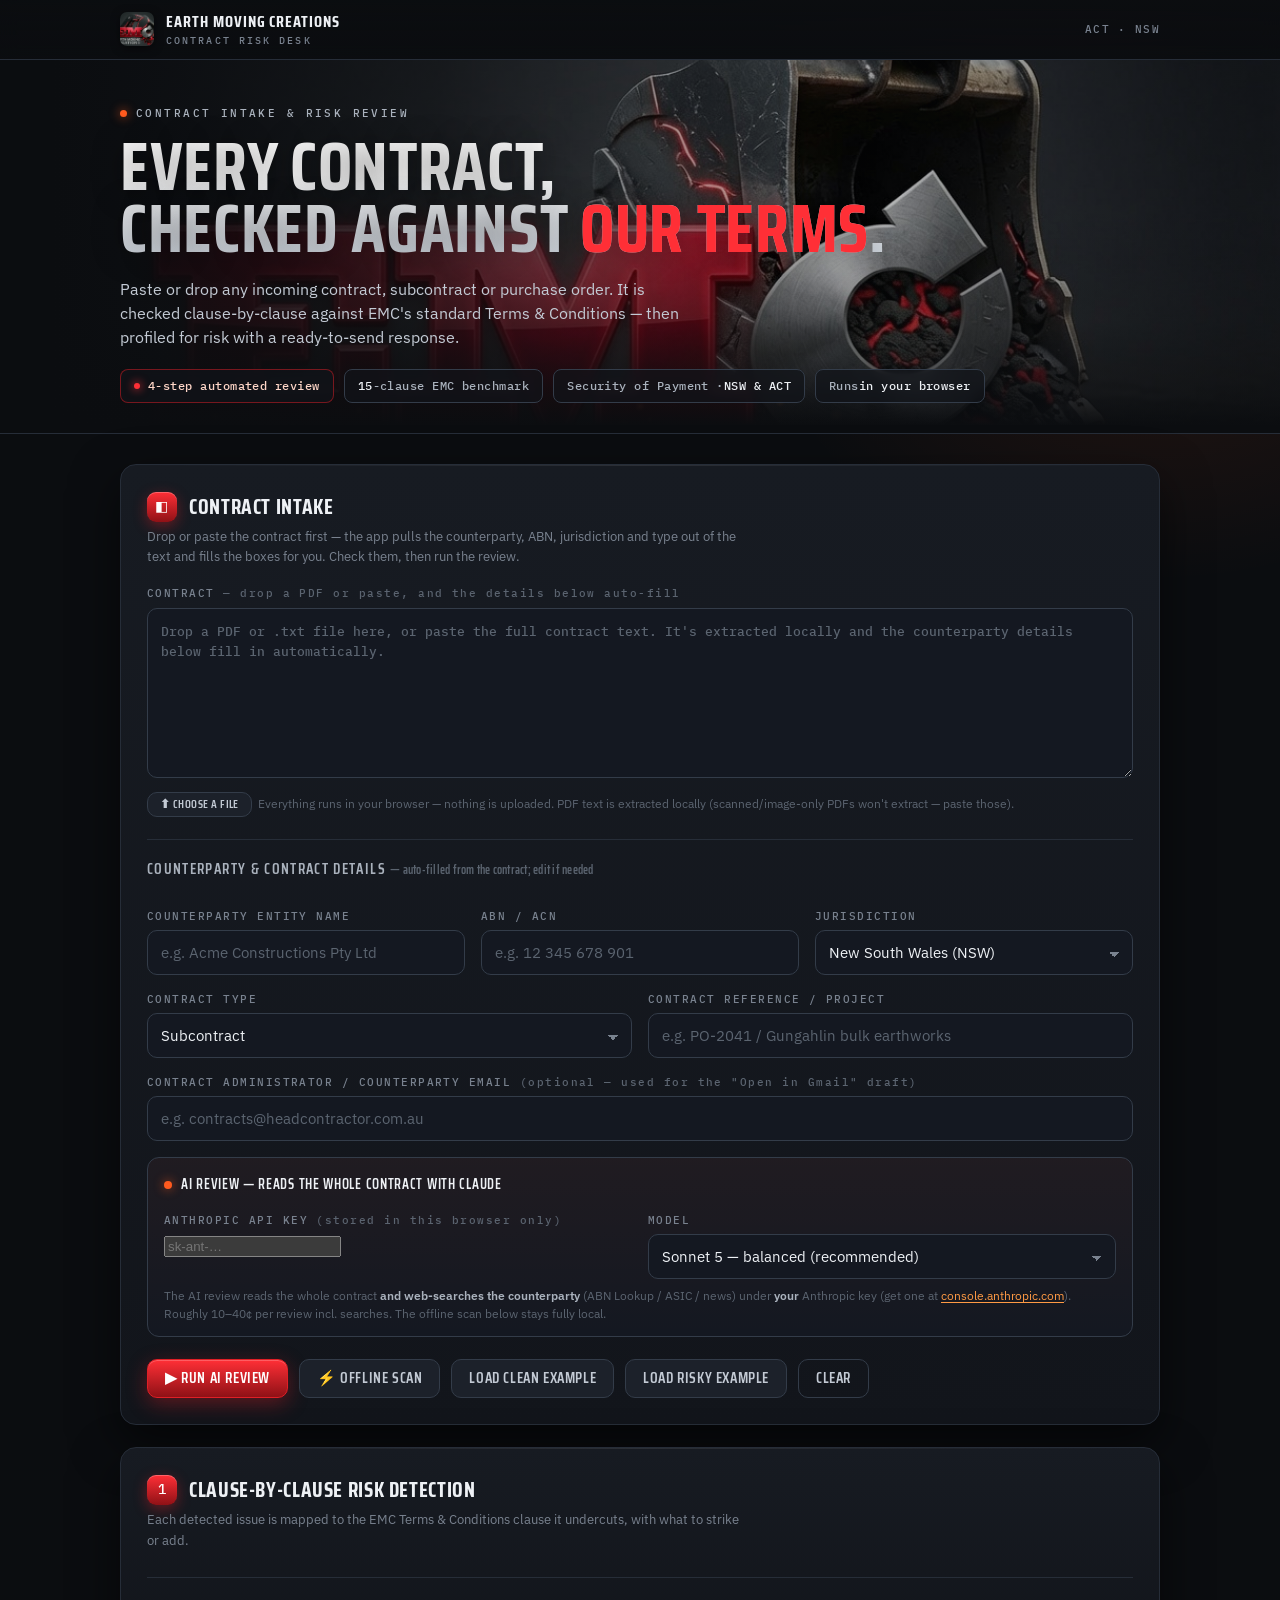
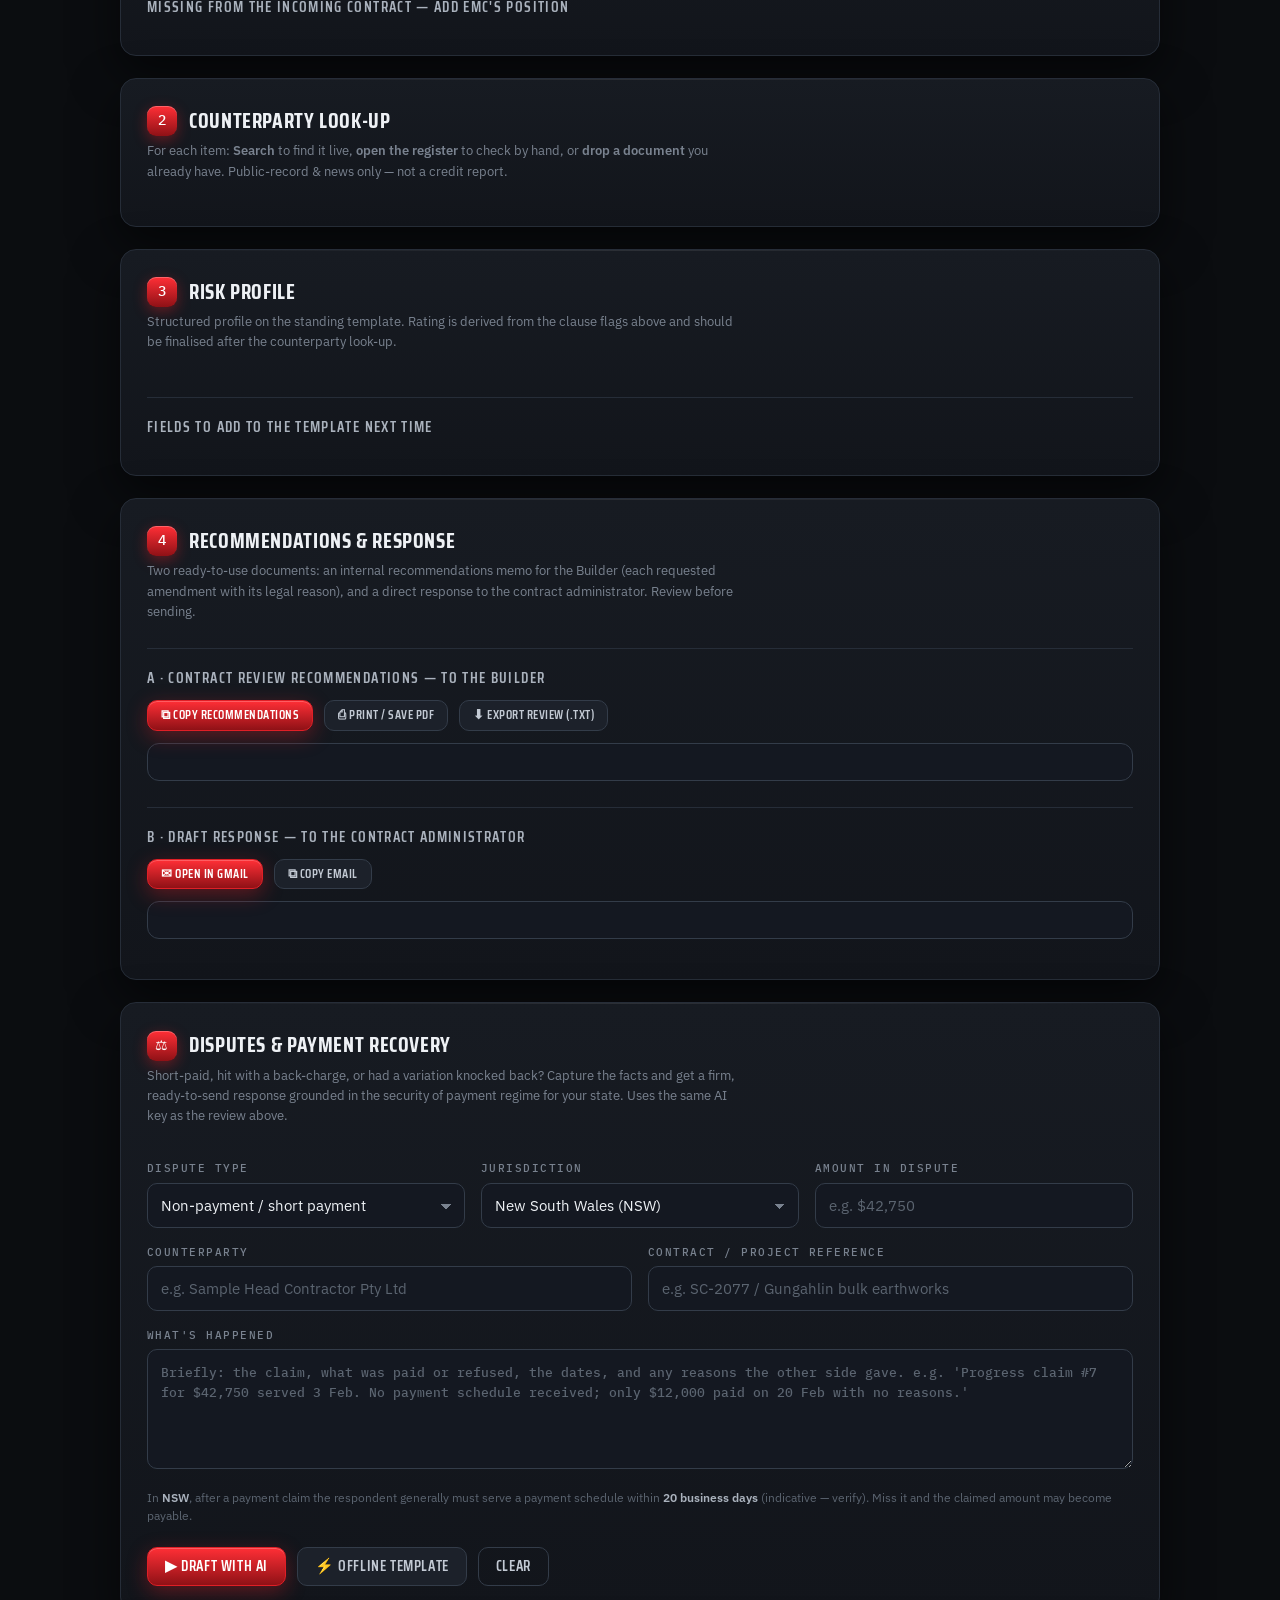
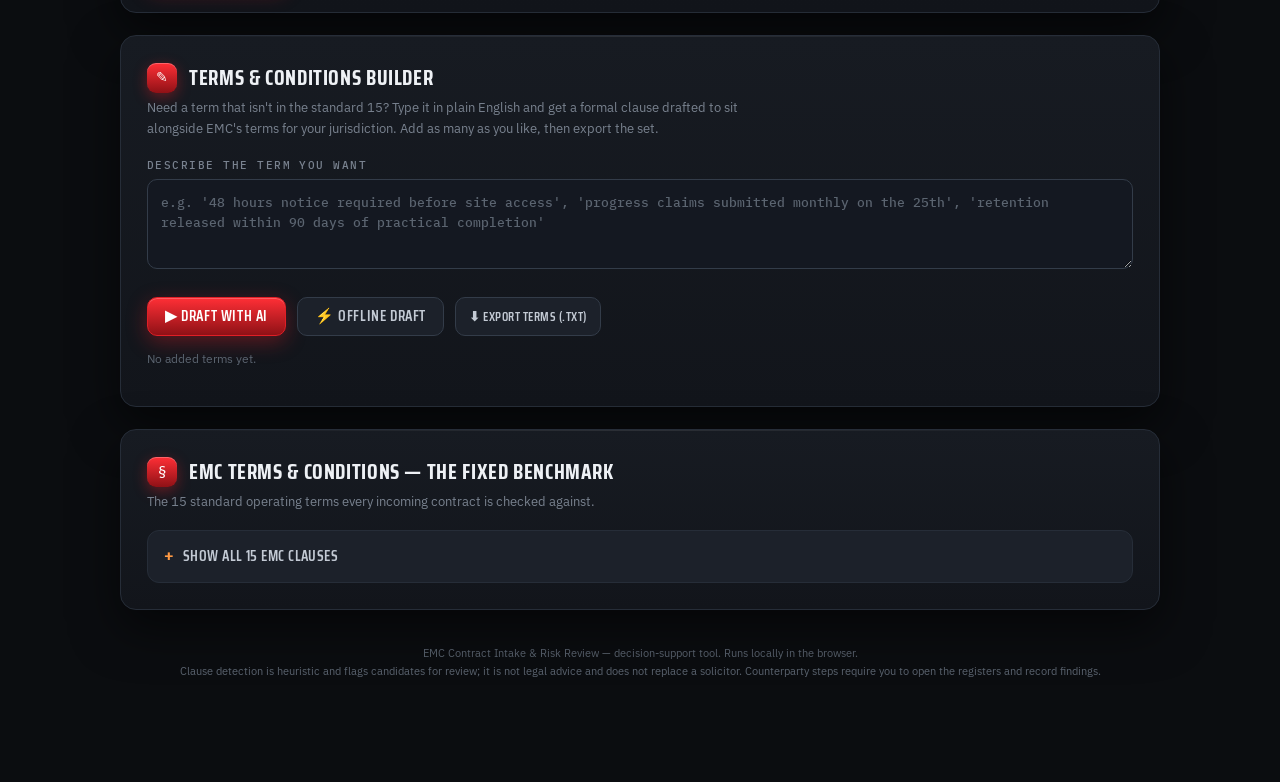
<file: app.html>
<!DOCTYPE html>
<html lang="en">
<head>
<meta charset="UTF-8">
<meta name="viewport" content="width=device-width, initial-scale=1.0, viewport-fit=cover">
<title>EMC Contract Intake &amp; Risk Review</title>
<meta name="description" content="Check incoming contracts against EMC's standard terms — clause risk, counterparty look-up, risk profile and a draft response. NSW, ACT & VIC.">
<meta name="theme-color" content="#0b0d10">
<link rel="manifest" href="manifest.webmanifest">
<link rel="icon" href="icons/icon-192.png">
<link rel="apple-touch-icon" href="icons/apple-touch-icon.png">
<meta name="apple-mobile-web-app-capable" content="yes">
<meta name="mobile-web-app-capable" content="yes">
<meta name="apple-mobile-web-app-status-bar-style" content="black-translucent">
<meta name="apple-mobile-web-app-title" content="EMC Review">
<style>
  /* ---- inlined faces (no CDN; Artifact CSP blocks external fonts) ---- */
  @font-face{font-family:'Saira Condensed';font-style:normal;font-weight:600;font-display:swap;src:url([data-uri]) format('woff2')}
  @font-face{font-family:'Saira Condensed';font-style:normal;font-weight:700;font-display:swap;src:url([data-uri]) format('woff2')}
  @font-face{font-family:'Plex Sans';font-style:normal;font-weight:400;font-display:swap;src:url([data-uri]) format('woff2')}
  @font-face{font-family:'Plex Sans';font-style:normal;font-weight:600;font-display:swap;src:url([data-uri]) format('woff2')}
  @font-face{font-family:'Plex Mono';font-style:normal;font-weight:500;font-display:swap;src:url([data-uri]) format('woff2')}

  :root{
    color-scheme:dark;
    --ground:#0b0d10; --ground-2:#0e1116;
    --panel:#12151b; --panel-2:#171b22; --panel-3:#1c212a;
    --field:#141821; --field-2:#1a1f29;
    --line:#262d38; --line-2:#333c49; --line-hot:rgba(224,31,38,.5);
    --ink:#eef1f5; --ink-2:#c3cad4; --steel:#aab2bd; --steel-dim:#79828f; --dim:#5b6470;
    --crimson:#e01f26; --crimson-hi:#ff2f36; --crimson-deep:#8f1116;
    --ember:#ff5a1e; --ember-hot:#ff9a44; --ember-glow:rgba(255,90,30,.35);
    --crit:#ff4d54; --warn:#f5a524; --low:#34c77b; --miss:#9b8cff;
    --shadow:0 18px 48px rgba(0,0,0,.55);
    --sans:'Plex Sans',-apple-system,BlinkMacSystemFont,"Segoe UI",Roboto,sans-serif;
    --disp:'Saira Condensed','Plex Sans',sans-serif;
    --mono:'Plex Mono',ui-monospace,SFMono-Regular,Menlo,Consolas,monospace;
  }
  *{box-sizing:border-box}
  html,body{margin:0;padding:0}
  body{
    background:
      radial-gradient(900px 520px at 82% -6%, rgba(224,31,38,.16), transparent 60%),
      radial-gradient(700px 480px at 90% 8%, rgba(255,90,30,.10), transparent 55%),
      var(--ground);
    color:var(--ink);font-family:var(--sans);line-height:1.55;font-size:15px;
    -webkit-font-smoothing:antialiased;text-rendering:optimizeLegibility;
  }
  a{color:var(--ember-hot);text-underline-offset:2px}
  ::selection{background:rgba(224,31,38,.4);color:#fff}
  .wrap{max-width:1080px;margin:0 auto;padding:0 20px 90px}

  /* ---------- top bar ---------- */
  .topbar{position:sticky;top:0;z-index:40;backdrop-filter:blur(10px);
    background:linear-gradient(180deg,rgba(11,13,16,.92),rgba(11,13,16,.72));
    border-bottom:1px solid var(--line);}
  .topbar .tb{max-width:1080px;margin:0 auto;padding:calc(10px + env(safe-area-inset-top)) 20px 10px;display:flex;align-items:center;gap:12px}
  .topbar img{height:34px;width:34px;object-fit:cover;border-radius:7px;box-shadow:0 2px 8px rgba(0,0,0,.5)}
  .topbar .tn{font-family:var(--disp);font-weight:700;letter-spacing:.06em;text-transform:uppercase;font-size:16px}
  .topbar .tn small{display:block;font-family:var(--mono);font-weight:500;font-size:9.5px;letter-spacing:.22em;color:var(--steel-dim);margin-top:-1px}
  .topbar .sp{flex:1}
  .topbar .loc{font-family:var(--mono);font-size:11px;color:var(--steel-dim);letter-spacing:.12em}

  /* ---------- hero ---------- */
  .hero{position:relative;margin:0 0 30px;min-height:340px;display:flex;align-items:flex-end;overflow:hidden;
    border-bottom:1px solid var(--line)}
  .hero .media{position:absolute;inset:0;width:100%;height:100%;object-fit:cover;object-position:60% 40%;filter:saturate(1.05) contrast(1.02)}
  #ember{position:absolute;inset:0;width:100%;height:100%;pointer-events:none;mix-blend-mode:screen;opacity:.9}
  .hero .scrim{position:absolute;inset:0;background:
     linear-gradient(90deg, var(--ground) 4%, rgba(11,13,16,.72) 34%, rgba(11,13,16,.18) 62%, rgba(11,13,16,.55) 100%),
     linear-gradient(0deg, var(--ground) 2%, rgba(11,13,16,.25) 30%, transparent 60%)}
  .hero-inner{position:relative;max-width:1080px;margin:0 auto;padding:40px 20px 30px;width:100%}
  .eyebrow{display:inline-flex;align-items:center;gap:9px;font-family:var(--mono);font-size:11px;letter-spacing:.22em;
    text-transform:uppercase;color:var(--steel);margin-bottom:14px}
  .eyebrow .spark{width:7px;height:7px;border-radius:50%;background:var(--ember);box-shadow:0 0 10px 2px var(--ember-glow)}
  .hero h1{font-family:var(--disp);font-weight:700;text-transform:uppercase;letter-spacing:.01em;line-height:.92;
    margin:0;font-size:clamp(38px,6.4vw,68px);text-wrap:balance;
    background:linear-gradient(180deg,#fff 30%,#cfd5dd 92%);-webkit-background-clip:text;background-clip:text;color:transparent;
    text-shadow:0 2px 30px rgba(0,0,0,.4)}
  .hero h1 .amp{color:var(--crimson-hi);-webkit-text-fill-color:var(--crimson-hi)}
  .hero .lede{max-width:56ch;color:var(--ink-2);font-size:15.5px;margin:16px 0 20px;line-height:1.55}
  .hero-chips{display:flex;flex-wrap:wrap;gap:10px}
  .chip{display:inline-flex;align-items:center;font-family:var(--mono);font-size:11.5px;letter-spacing:.04em;
    padding:7px 13px;border-radius:8px;background:rgba(18,21,27,.7);border:1px solid var(--line-2);color:var(--steel);backdrop-filter:blur(4px)}
  .chip b{color:var(--ink);font-weight:500}
  .chip.hot{border-color:var(--line-hot);color:#ffd7c8}
  .chip.hot::before{content:"";width:6px;height:6px;margin-right:8px;border-radius:50%;background:var(--crimson-hi);box-shadow:0 0 8px 1px rgba(255,47,54,.7)}
  @media(max-width:620px){.hero .media{object-position:70% 40%}}

  /* ---------- cards ---------- */
  .card{position:relative;background:linear-gradient(180deg,var(--panel-2),var(--panel));
    border:1px solid var(--line);border-radius:16px;padding:26px 26px;margin-bottom:22px;box-shadow:var(--shadow)}
  .card::before{content:"";position:absolute;inset:0 0 auto 0;height:1px;border-radius:16px 16px 0 0;
    background:linear-gradient(90deg,transparent,rgba(255,255,255,.09),transparent)}
  .card > h2{font-family:var(--disp);font-weight:700;text-transform:uppercase;letter-spacing:.03em;
    margin:0 0 4px;font-size:21px;display:flex;align-items:center;gap:12px;color:var(--ink)}
  .card > h2 .num{font-family:var(--mono);font-weight:500;display:inline-flex;align-items:center;justify-content:center;
    width:30px;height:30px;border-radius:9px;font-size:14px;flex:0 0 auto;
    background:linear-gradient(180deg,var(--crimson-hi),var(--crimson-deep));color:#fff;
    box-shadow:0 4px 14px rgba(224,31,38,.4),inset 0 1px 0 rgba(255,255,255,.25)}
  .card .sub{color:var(--steel-dim);font-size:13px;margin:0 0 18px;max-width:74ch}

  label{display:block;font-family:var(--mono);font-size:10.5px;color:var(--steel-dim);margin:16px 0 6px;
    letter-spacing:.14em;text-transform:uppercase;font-weight:500}
  input[type=text],select,textarea{width:100%;background:var(--field);border:1px solid var(--line-2);border-radius:10px;
    color:var(--ink);padding:12px 13px;font-family:var(--sans);font-size:14.5px;outline:none;transition:border-color .15s,box-shadow .15s}
  input[type=text]::placeholder,textarea::placeholder{color:var(--dim)}
  input[type=text]:focus,select:focus,textarea:focus{border-color:var(--crimson);box-shadow:0 0 0 3px rgba(224,31,38,.22)}
  select{appearance:none;background-image:linear-gradient(45deg,transparent 50%,var(--steel-dim) 50%),linear-gradient(135deg,var(--steel-dim) 50%,transparent 50%);
    background-position:calc(100% - 18px) 55%,calc(100% - 13px) 55%;background-size:5px 5px,5px 5px;background-repeat:no-repeat;padding-right:34px}
  textarea{resize:vertical;min-height:170px;font-family:var(--mono);font-size:12.5px;line-height:1.6}
  .row{display:grid;grid-template-columns:1fr 1fr;gap:16px}
  .row3{display:grid;grid-template-columns:1fr 1fr 1fr;gap:16px}
  @media(max-width:680px){.row,.row3{grid-template-columns:1fr}}

  .btn{appearance:none;border:1px solid var(--line-2);background:var(--panel-3);color:var(--ink-2);border-radius:10px;
    padding:11px 17px;font-family:var(--disp);font-size:15px;font-weight:600;letter-spacing:.04em;text-transform:uppercase;
    cursor:pointer;transition:.15s;line-height:1}
  .btn:hover{border-color:var(--crimson);color:#fff;transform:translateY(-1px)}
  .btn:active{transform:translateY(0)}
  .btn:focus-visible{outline:2px solid var(--ember-hot);outline-offset:2px}
  .btn.primary{background:linear-gradient(180deg,var(--crimson-hi),var(--crimson-deep));border-color:var(--crimson);color:#fff;
    box-shadow:0 6px 20px rgba(224,31,38,.36),inset 0 1px 0 rgba(255,255,255,.22)}
  .btn.primary:hover{filter:brightness(1.08)}
  .btn.sm{padding:8px 13px;font-size:12.5px}
  .btn.ghost{background:transparent}
  .actions{display:flex;flex-wrap:wrap;gap:11px;margin-top:22px}
  .filehint{font-size:11.5px;color:var(--dim);margin-top:8px;line-height:1.5}
  .filehint b{color:var(--steel)}

  #drop{position:relative;margin-top:2px}
  #drophint{display:none;position:absolute;inset:0;align-items:center;justify-content:center;
    background:rgba(224,31,38,.12);border:2px dashed var(--crimson);border-radius:10px;color:#fff;
    font-family:var(--disp);font-size:17px;font-weight:600;letter-spacing:.04em;text-transform:uppercase;pointer-events:none}
  #drop.over #drophint{display:flex}
  #drop.busy #drophint{display:flex;background:rgba(8,9,11,.8);border-style:solid;color:var(--ember-hot)}
  .ai-panel{margin-top:16px;padding:16px 16px 14px;border:1px solid var(--line-2);border-radius:12px;
    background:linear-gradient(180deg,rgba(255,90,30,.05),transparent),var(--field)}
  .ai-head{font-family:var(--disp);font-weight:600;text-transform:uppercase;letter-spacing:.05em;font-size:14px;
    display:flex;align-items:center;gap:9px;color:var(--ink)}
  .ai-dot{width:8px;height:8px;border-radius:50%;background:var(--ember);box-shadow:0 0 10px 2px var(--ember-glow)}
  .ai-panel .filehint a{color:var(--ember-hot)}
  .btn.busy{opacity:.7;pointer-events:none;position:relative}
  .btn.busy::after{content:"";position:absolute;right:12px;top:50%;width:12px;height:12px;margin-top:-6px;border-radius:50%;
    border:2px solid rgba(255,255,255,.35);border-top-color:#fff;animation:spin .7s linear infinite}
  @keyframes spin{to{transform:rotate(360deg)}}
  @media (prefers-reduced-motion:reduce){.btn.busy::after{animation:none}}

  /* ---------- verdict banner (summary-first) ---------- */
  #verdict{display:none;margin-bottom:22px;scroll-margin-top:72px}
  #verdict.show{display:block}
  .verdict{position:relative;overflow:hidden;border-radius:16px;border:1px solid var(--line-2);
    background:linear-gradient(180deg,var(--panel-2),var(--panel));box-shadow:var(--shadow);padding:24px 26px}
  .verdict .vbar{position:absolute;left:0;top:0;bottom:0;width:6px}
  .verdict.high .vbar{background:linear-gradient(180deg,var(--crit),var(--crimson-deep))}
  .verdict.med .vbar{background:linear-gradient(180deg,var(--warn),#a9701a)}
  .verdict.low .vbar{background:linear-gradient(180deg,var(--low),#1f7a4d)}
  .verdict .vhead{display:flex;align-items:baseline;gap:16px;flex-wrap:wrap}
  .verdict .vlabel{font-family:var(--mono);font-size:10.5px;letter-spacing:.2em;text-transform:uppercase;color:var(--steel-dim)}
  .verdict .vlevel{font-family:var(--disp);font-weight:700;text-transform:uppercase;letter-spacing:.02em;font-size:40px;line-height:1}
  .verdict.high .vlevel{color:var(--crit)} .verdict.med .vlevel{color:var(--warn)} .verdict.low .vlevel{color:var(--low)}
  .verdict .vmeta{font-family:var(--mono);font-size:12px;color:var(--steel);margin-left:auto}
  .verdict .vreason{color:var(--ink-2);font-size:13.5px;margin-top:12px;max-width:88ch;line-height:1.55}

  /* stat tiles */
  .stats{display:grid;grid-template-columns:repeat(5,1fr);gap:12px;margin-top:20px}
  @media(max-width:680px){.stats{grid-template-columns:repeat(2,1fr)}}
  .stat{background:var(--field);border:1px solid var(--line);border-radius:11px;padding:13px 14px}
  .stat .n{font-family:var(--disp);font-weight:700;font-size:30px;line-height:1;font-variant-numeric:tabular-nums}
  .stat .l{font-family:var(--mono);font-size:9.5px;letter-spacing:.13em;text-transform:uppercase;color:var(--steel-dim);margin-top:6px}
  .stat.s-crit .n{color:var(--crit)} .stat.s-warn .n{color:var(--warn)} .stat.s-low .n{color:var(--low)}
  .stat.s-miss .n{color:var(--miss)} .stat.s-ink .n{color:var(--ink)}

  /* ---------- findings ---------- */
  h3.sec{font-family:var(--disp);font-size:15px;font-weight:600;text-transform:uppercase;letter-spacing:.09em;
    color:var(--steel);margin:26px 0 10px;border-top:1px solid var(--line);padding-top:18px}
  .flag{position:relative;border:1px solid var(--line);border-radius:12px;padding:15px 17px 15px 20px;margin:11px 0;
    background:var(--panel-3);overflow:hidden}
  .flag::before{content:"";position:absolute;left:0;top:0;bottom:0;width:4px}
  .flag.high::before{background:linear-gradient(180deg,var(--crit),var(--crimson-deep))}
  .flag.med::before{background:linear-gradient(180deg,var(--warn),#8a5c14)}
  .flag.low::before{background:linear-gradient(180deg,var(--low),#1c6b44)}
  .flag.miss::before{background:linear-gradient(180deg,var(--miss),#4b3fa6)}
  .flag .fh{display:flex;justify-content:space-between;align-items:flex-start;gap:12px;flex-wrap:wrap}
  .flag .ttl{font-weight:600;font-size:15px;color:var(--ink);letter-spacing:.005em}
  .flag .cls{font-family:var(--mono);font-size:11.5px;color:var(--steel-dim);margin-top:5px}
  .flag .body{font-size:13.5px;color:var(--ink-2);margin-top:8px;max-width:90ch}
  .flag .action{font-size:13px;margin-top:11px;padding:11px 13px;background:rgba(11,13,16,.55);
    border:1px solid var(--line);border-left:2px solid var(--ember);border-radius:9px;color:var(--ink-2)}
  .flag .action b{color:var(--ember-hot)}
  .tag{display:inline-flex;font-family:var(--mono);font-size:10px;font-weight:500;letter-spacing:.1em;text-transform:uppercase;
    padding:3px 9px;border-radius:6px;white-space:nowrap}
  .tag.high,.tag.conflict{background:rgba(255,77,84,.14);color:#ff8a8f;border:1px solid rgba(255,77,84,.3)}
  .tag.med,.tag.weaker{background:rgba(245,165,36,.13);color:#f5c06a;border:1px solid rgba(245,165,36,.28)}
  .tag.low{background:rgba(52,199,123,.13);color:#69d89f;border:1px solid rgba(52,199,123,.28)}
  .tag.miss{background:rgba(155,140,255,.14);color:#b7abff;border:1px solid rgba(155,140,255,.3)}

  /* profile / rating inside step 3 */
  .rate{display:flex;align-items:center;gap:16px;padding:16px 18px;border-radius:12px;margin:2px 0 6px;
    border:1px solid var(--line-2);background:var(--field)}
  .rate .dot{width:56px;height:56px;border-radius:13px;flex:0 0 auto;display:flex;align-items:center;justify-content:center;
    font-family:var(--disp);font-weight:700;font-size:15px;color:#0b0d10;letter-spacing:.03em}
  .rate.high .dot{background:linear-gradient(160deg,var(--crit),var(--crimson-deep));color:#fff}
  .rate.med .dot{background:linear-gradient(160deg,var(--warn),#a9701a);color:#1a1204}
  .rate.low .dot{background:linear-gradient(160deg,var(--low),#1f7a4d);color:#04140c}
  .rate .rt{font-family:var(--disp);font-size:18px;font-weight:600;text-transform:uppercase;letter-spacing:.02em}
  .rate .rr{font-size:12.5px;color:var(--steel-dim);margin-top:3px;line-height:1.5}

  table.profile{width:100%;border-collapse:collapse;font-size:13.5px;margin-top:8px}
  table.profile td{border-top:1px solid var(--line);padding:11px 8px;vertical-align:top;color:var(--ink-2)}
  table.profile td.k{color:var(--steel-dim);width:220px;font-family:var(--mono);font-weight:500;font-size:11px;
    text-transform:uppercase;letter-spacing:.08em}
  table.profile td b{color:var(--ink)}

  .cp-badge{display:inline-flex;align-items:center;gap:6px;font-family:var(--mono);font-size:11px;letter-spacing:.06em;
    text-transform:uppercase;padding:4px 10px;border-radius:7px;margin-bottom:12px}
  .cp-badge.clear{background:rgba(52,199,123,.13);color:#69d89f;border:1px solid rgba(52,199,123,.3)}
  .cp-badge.flag{background:rgba(255,77,84,.14);color:#ff8a8f;border:1px solid rgba(255,77,84,.32)}
  .cp-adverse{list-style:none;margin:10px 0 0;padding:0}
  .cp-adverse li{padding:10px 12px;border:1px solid var(--line);border-left:3px solid var(--crit);border-radius:9px;
    background:var(--panel-3);margin:8px 0;font-size:13px;color:var(--ink-2)}
  .cp-adverse li a{font-family:var(--mono);font-size:11.5px}
  .cp-src{margin-top:12px;font-size:11px;color:var(--dim)}
  .cp-row{border:1px solid var(--line);border-radius:12px;padding:13px 14px;margin:10px 0;background:var(--panel-3)}
  .cp-row .cp-top{display:flex;justify-content:space-between;align-items:center;gap:10px;flex-wrap:wrap;margin-bottom:8px}
  .cp-row .cp-label{font-family:var(--disp);font-weight:600;text-transform:uppercase;letter-spacing:.03em;font-size:14px;color:var(--ink)}
  .cp-row .cp-acts{display:flex;gap:7px;flex-wrap:wrap}
  .cp-row textarea{min-height:44px;font-family:var(--sans);font-size:13.5px}
  .cp-row textarea.big{min-height:72px}
  .cp-file{position:relative;overflow:hidden}
  .cp-file input[type=file]{position:absolute;inset:0;opacity:0;cursor:pointer}
  .btn.busy{opacity:.65;pointer-events:none}
  .lookup-links{display:flex;flex-wrap:wrap;gap:10px;margin:4px 0}
  .email-box{white-space:pre-wrap;font-family:var(--mono);font-size:12.5px;background:var(--field);
    border:1px solid var(--line-2);border-radius:12px;padding:18px;line-height:1.65;color:var(--ink-2)}

  details.tc{margin-top:10px;border:1px solid var(--line);border-radius:12px;background:var(--panel-3)}
  details.tc>summary{cursor:pointer;padding:13px 16px;font-family:var(--disp);font-weight:600;font-size:15px;
    letter-spacing:.03em;text-transform:uppercase;list-style:none;color:var(--ink-2)}
  details.tc>summary::-webkit-details-marker{display:none}
  details.tc>summary::before{content:"+ ";color:var(--ember-hot);font-family:var(--mono)}
  details.tc[open]>summary::before{content:"– "}
  details.tc .tcbody{padding:2px 18px 16px;font-size:13px;color:var(--ink-2);columns:2;column-gap:26px}
  @media(max-width:680px){details.tc .tcbody{columns:1}}
  details.tc .tcbody p{margin:9px 0;break-inside:avoid}
  details.tc .tcbody b{color:var(--ink)}

  .note{font-size:11.5px;color:var(--dim);margin-top:14px;line-height:1.55}
  .note b{color:var(--steel)}
  .pill{font-family:var(--mono);font-size:11.5px;padding:6px 11px;border-radius:8px;background:var(--field);border:1px solid var(--line)}
  .foot{color:var(--dim);font-size:11px;text-align:center;margin-top:34px;line-height:1.7}
  .foot b{color:var(--steel-dim)}

  #toast{position:fixed;bottom:26px;left:50%;transform:translateX(-50%);
    background:linear-gradient(180deg,var(--crimson-hi),var(--crimson-deep));color:#fff;padding:11px 20px;border-radius:10px;
    font-family:var(--disp);font-weight:600;letter-spacing:.03em;font-size:14px;z-index:99;box-shadow:0 10px 30px rgba(0,0,0,.55);
    opacity:0;transition:opacity .25s}

  .reveal{opacity:0;transform:translateY(14px)}
  .reveal.in{opacity:1;transform:none;transition:opacity .5s ease,transform .5s ease}
  @media (prefers-reduced-motion:reduce){
    .reveal,.reveal.in{opacity:1;transform:none;transition:none}
    .btn:hover{transform:none}
    #ember{display:none}
  }

  @media print{
    body{background:#fff;color:#000}
    .no-print,.topbar,.hero,#ember{display:none!important}
    .card,.verdict{box-shadow:none;border-color:#ccc;background:#fff;color:#000}
    .flag,.email-box,table.profile td,.stat{border-color:#ccc}
    .flag .body,.flag .action,.verdict .vreason,table.profile td{color:#111}
    .card>h2,.hero h1{color:#000}
  }
</style>

</head>
<body>

<div class="topbar no-print">
  <div class="tb">
    <img id="logo" alt="EMC">
    <div class="tn">Earth Moving Creations<small>Contract Risk Desk</small></div>
    <div class="sp"></div>
    <div class="loc">ACT · NSW</div>
  </div>
</div>

<div class="hero">
  <video class="media" id="heromedia" autoplay muted loop playsinline poster="assets/hero.jpg"><source src="assets/hero.mp4" type="video/mp4"></video>
  <canvas id="ember"></canvas>
  <div class="scrim"></div>
  <div class="hero-inner">
    <div class="eyebrow"><span class="spark"></span>Contract Intake &amp; Risk Review</div>
    <h1>Every contract,<br>checked against <span class="amp">our terms</span>.</h1>
    <p class="lede">Paste or drop any incoming contract, subcontract or purchase order. It is checked clause-by-clause against EMC&#39;s standard Terms &amp; Conditions — then profiled for risk with a ready-to-send response.</p>
    <div class="hero-chips">
      <span class="chip hot">4-step automated review</span>
      <span class="chip"><b>15</b>-clause EMC benchmark</span>
      <span class="chip">Security of Payment · <b>NSW &amp; ACT</b></span>
      <span class="chip">Runs <b>in your browser</b></span>
    </div>
  </div>
</div>

<div class="wrap">


  <!-- ============ INPUT ============ -->
  <div class="card no-print" id="intake">
    <h2><span class="num">◧</span> Contract Intake</h2>
    <p class="sub">Drop or paste the contract first — the app pulls the counterparty, ABN, jurisdiction and type out of the text and fills the boxes for you. Check them, then run the review.</p>

    <label>Contract <span style="text-transform:none;color:var(--dim);font-weight:400">— drop a PDF or paste, and the details below auto-fill</span></label>
    <div id="drop">
      <input type="file" id="file" accept=".pdf,.txt,.md,.text" class="no-print" style="display:none">
      <textarea id="contract" placeholder="Drop a PDF or .txt file here, or paste the full contract text. It's extracted locally and the counterparty details below fill in automatically."></textarea>
      <div id="drophint">Drop a PDF or text file here</div>
    </div>
    <div class="filehint"><button type="button" class="btn sm no-print" onclick="document.getElementById('file').click()" style="font-size:11.5px;padding:6px 12px">⬆ Choose a file</button> &nbsp;Everything runs in your browser — nothing is uploaded. PDF text is extracted locally (scanned/image-only PDFs won't extract — paste those).</div>

    <h3 class="sec" style="margin-top:22px">Counterparty &amp; contract details <span style="text-transform:none;letter-spacing:.02em;font-weight:400;color:var(--dim);font-size:12px">— auto-filled from the contract; edit if needed</span></h3>
    <div class="row3">
      <div>
        <label>Counterparty entity name</label>
        <input type="text" id="cpName" placeholder="e.g. Acme Constructions Pty Ltd">
      </div>
      <div>
        <label>ABN / ACN</label>
        <input type="text" id="cpAbn" placeholder="e.g. 12 345 678 901">
      </div>
      <div>
        <label>Jurisdiction</label>
        <select id="juris">
          <option value="NSW">New South Wales (NSW)</option>
          <option value="ACT">Australian Capital Territory (ACT)</option>
          <option value="VIC">Victoria (VIC)</option>
        </select>
      </div>
    </div>

    <div class="row">
      <div>
        <label>Contract type</label>
        <select id="ctype">
          <option>Subcontract</option>
          <option>Head contract</option>
          <option>Purchase order</option>
          <option>Supply agreement</option>
          <option>Other</option>
        </select>
      </div>
      <div>
        <label>Contract reference / project</label>
        <input type="text" id="cref" placeholder="e.g. PO-2041 / Gungahlin bulk earthworks">
      </div>
    </div>

    <label>Contract administrator / counterparty email <span style="text-transform:none;color:var(--dim);font-weight:400">(optional — used for the "Open in Gmail" draft)</span></label>
    <input type="text" id="cpEmail" placeholder="e.g. contracts@headcontractor.com.au">

    <!--AI-UI-START-->
    <div class="ai-panel">
      <div class="ai-head"><span class="ai-dot"></span> AI review — reads the whole contract with Claude</div>
      <div class="row">
        <div>
          <label>Anthropic API key <span style="text-transform:none;color:var(--dim);font-weight:400">(stored in this browser only)</span></label>
          <input type="password" id="apiKey" placeholder="sk-ant-…" autocomplete="off">
        </div>
        <div>
          <label>Model</label>
          <select id="model">
            <option value="claude-opus-5">Opus 5 — most thorough</option>
            <option value="claude-sonnet-5" selected>Sonnet 5 — balanced (recommended)</option>
            <option value="claude-haiku-4-5">Haiku 4.5 — fastest / cheapest</option>
          </select>
        </div>
      </div>
      <div class="filehint">The AI review reads the whole contract <b>and web-searches the counterparty</b> (ABN Lookup / ASIC / news) under <b>your</b> Anthropic key (get one at <a href="https://console.anthropic.com/settings/keys" target="_blank" rel="noopener">console.anthropic.com</a>). Roughly 10–40¢ per review incl. searches. The offline scan below stays fully local.</div>
    </div>
    <!--AI-UI-END-->

    <div class="actions">
      <button class="btn primary" id="aiBtn" onclick="runAIReview()">▶ Run AI review</button>
      <button class="btn" onclick="runReview()">⚡ Offline scan</button>
      <button class="btn" onclick="loadSample('clean')">Load clean example</button>
      <button class="btn" onclick="loadSample('risky')">Load risky example</button>
      <button class="btn ghost" onclick="clearAll()">Clear</button>
    </div>
  </div>

  <!-- ============ RESULTS ============ -->
  <div id="results">

    <div id="verdict"></div>

    <div class="card">
      <h2><span class="num">1</span> Clause-by-clause risk detection</h2>
      <p class="sub" id="s1sub">Each detected issue is mapped to the EMC Terms &amp; Conditions clause it undercuts, with what to strike or add.</p>
      <div class="counts" id="counts"></div>
      <div id="flags"></div>
      <h3 class="sec">Missing from the incoming contract — add EMC's position</h3>
      <div id="missing"></div>
    </div>

    <div class="card">
      <h2><span class="num">2</span> Counterparty look-up</h2>
      <p class="sub" id="s2sub">For each item: <b>Search</b> to find it live, <b>open the register</b> to check by hand, or <b>drop a document</b> you already have. Public-record &amp; news only — not a credit report.</p>
      <div id="cpBadge"></div>
      <div id="cpGrid"></div>
      <p class="note" id="lookupNote"></p>
    </div>

    <div class="card">
      <h2><span class="num">3</span> Risk profile</h2>
      <p class="sub">Structured profile on the standing template. Rating is derived from the clause flags above and should be finalised after the counterparty look-up.</p>
      <div id="rate"></div>
      <table class="profile" id="profile"></table>
      <h3 class="sec">Fields to add to the template next time</h3>
      <div id="suggest" style="font-size:13px;color:#d5d5db"></div>
    </div>

    <div class="card">
      <h2><span class="num">4</span> Recommendations &amp; response</h2>
      <p class="sub">Two ready-to-use documents: an internal recommendations memo for the Builder (each requested amendment with its legal reason), and a direct response to the contract administrator. Review before sending.</p>

      <h3 class="sec">A · Contract review recommendations — to the Builder</h3>
      <div class="actions no-print" style="margin-top:0;margin-bottom:12px">
        <button class="btn sm primary" onclick="copyText('recos','Recommendations copied')">⧉ Copy recommendations</button>
        <button class="btn sm" onclick="window.print()">⎙ Print / Save PDF</button>
        <button class="btn sm" onclick="exportTxt()">⬇ Export review (.txt)</button>
      </div>
      <div class="email-box" id="recos"></div>

      <h3 class="sec">B · Draft response — to the contract administrator</h3>
      <div class="actions no-print" style="margin-top:0;margin-bottom:12px">
        <button class="btn sm primary" onclick="openGmail()">✉ Open in Gmail</button>
        <button class="btn sm" onclick="copyEmail()">⧉ Copy email</button>
      </div>
      <div class="email-box" id="email"></div>
      <p class="note" id="legalNote"></p>
    </div>

  </div>

  <!-- ============ DISPUTES ============ -->
  <div class="card no-print" id="disputes">
    <h2><span class="num">⚖</span> Disputes &amp; Payment Recovery</h2>
    <p class="sub">Short-paid, hit with a back-charge, or had a variation knocked back? Capture the facts and get a firm, ready-to-send response grounded in the security of payment regime for your state. Uses the same AI key as the review above.</p>

    <div class="row3">
      <div>
        <label>Dispute type</label>
        <select id="dType">
          <option>Non-payment / short payment</option>
          <option>Variation rejected</option>
          <option>Back-charge / set-off</option>
          <option>Defect claim against EMC</option>
          <option>EOT / delay / liquidated damages</option>
          <option>Retention not released</option>
          <option>Termination</option>
        </select>
      </div>
      <div>
        <label>Jurisdiction</label>
        <select id="dJuris">
          <option value="NSW">New South Wales (NSW)</option>
          <option value="ACT">Australian Capital Territory (ACT)</option>
          <option value="VIC">Victoria (VIC)</option>
        </select>
      </div>
      <div>
        <label>Amount in dispute</label>
        <input type="text" id="dAmount" placeholder="e.g. $42,750">
      </div>
    </div>
    <div class="row">
      <div>
        <label>Counterparty</label>
        <input type="text" id="dCp" placeholder="e.g. Sample Head Contractor Pty Ltd">
      </div>
      <div>
        <label>Contract / project reference</label>
        <input type="text" id="dRef" placeholder="e.g. SC-2077 / Gungahlin bulk earthworks">
      </div>
    </div>
    <label>What&#39;s happened</label>
    <textarea id="dFacts" placeholder="Briefly: the claim, what was paid or refused, the dates, and any reasons the other side gave. e.g. 'Progress claim #7 for $42,750 served 3 Feb. No payment schedule received; only $12,000 paid on 20 Feb with no reasons.'" style="min-height:120px"></textarea>
    <p class="note" id="dDue"></p>

    <div class="actions">
      <button class="btn primary" id="dAiBtn" onclick="dpDraftAI()">▶ Draft with AI</button>
      <button class="btn" onclick="dpOffline()">⚡ Offline template</button>
      <button class="btn ghost" onclick="dpClear()">Clear</button>
    </div>

    <div id="dResult" style="display:none;margin-top:18px">
      <h3 class="sec">Draft response &amp; next steps</h3>
      <div class="actions no-print" style="margin-top:0;margin-bottom:12px">
        <button class="btn sm primary" onclick="copyText('dOut','Dispute draft copied')">⧉ Copy</button>
        <button class="btn sm" onclick="dpExport()">⬇ Export (.txt)</button>
      </div>
      <div class="email-box" id="dOut"></div>
      <p class="note">Draft only — heuristic, not legal advice. Check the amounts, dates and statutory deadlines, and have a solicitor review anything contentious before serving.</p>
    </div>
  </div>

  <!-- ============ TERMS BUILDER ============ -->
  <div class="card no-print" id="termsbuilder">
    <h2><span class="num">✎</span> Terms &amp; Conditions Builder</h2>
    <p class="sub">Need a term that isn&#39;t in the standard 15? Type it in plain English and get a formal clause drafted to sit alongside EMC&#39;s terms for your jurisdiction. Add as many as you like, then export the set.</p>
    <label>Describe the term you want</label>
    <textarea id="tcInput" placeholder="e.g. '48 hours notice required before site access', 'progress claims submitted monthly on the 25th', 'retention released within 90 days of practical completion'" style="min-height:90px"></textarea>
    <div class="actions">
      <button class="btn primary" id="tcAiBtn" onclick="tcDraftAI()">▶ Draft with AI</button>
      <button class="btn" onclick="tcOffline()">⚡ Offline draft</button>
      <button class="btn sm" onclick="tcExport()">⬇ Export terms (.txt)</button>
    </div>
    <div id="tcList" style="margin-top:6px"></div>
  </div>

  <!-- ============ BENCHMARK ============ -->
  <div class="card no-print">
    <h2><span class="num">§</span> EMC Terms &amp; Conditions — the fixed benchmark</h2>
    <p class="sub">The 15 standard operating terms every incoming contract is checked against.</p>
    <details class="tc"><summary>Show all 15 EMC clauses</summary><div class="tcbody" id="tcbody"></div></details>
  </div>

  <p class="foot">
    EMC Contract Intake &amp; Risk Review — decision-support tool. Runs locally in the browser.<br>
    Clause detection is heuristic and flags candidates for review; it is not legal advice and does not replace a solicitor. Counterparty steps require you to open the registers and record findings.
  </p>

</div>

<script src="vendor/pdf.min.js"></script>
<script src="vendor/pdf.worker.min.js"></script>
<script>
const LOGO_B64 = "/9j/[base64]/Y/8AAEQgAZACgAwEiAAIRAQMRAv/EAB8AAAEFAQEBAQEBAAAAAAAAAAABAgMEBQYHCAkKC//[base64]/j5+v/EAB8BAAMBAQEBAQEBAQEAAAAAAAABAgMEBQYHCAkKC//[base64]/j5+v/bAEMAAgICAgICAwICAwUDAwMFBgUFBQUGCAYGBgYGCAoICAgICAgKCgoKCgoKCgwMDAwMDA4ODg4ODw8PDw8PDw8PD//bAEMBAgICBAQEBwQEBxALCQsQEBAQEBAQEBAQEBAQEBAQEBAQEBAQEBAQEBAQEBAQEBAQEBAQEBAQEBAQEBAQEBAQEP/bAEMCAgICBAQEBwQEBxALCQsQEBAQEBAQEBAQEBAQEBAQEBAQEBAQEBAQEBAQEBAQEBAQEBAQEBAQEBAQEBAQEBAQEP/dAAQACv/aAAwDAQACEQMRAD8A/EvSdKgsrdG2hpmALMRzk9h6YrfjWo41AGKuRjj0q0rHJcekZJz2q7HH0psS9KvxJzmmIdFF6iryRAjkUqRnFXkjzigCERdOKnSHJx3NOkJhKoqmSVzhUXkk+wqxqelatplxb2/iKyutK85FlTcrRu0T9JFDja6+nY4xkGgCxBpzzfIjxKfRpAv8+Ksz6FqlqvmT2kip13qN6Y9dy5FY8LS29xJaysJXgkaIugOxtp4YZ6Bhzg/SvS/CHii/0d3s7WOFopQz/OuW3gZwCMMMgY61E5NK6R0YWlGc1GUrHnX2c4yvNIYDjOK+pLXx/wCB/EPl2/jDwbp84Eao09qptpvlGNxeIoxY9yS2azte8F/CG/spbjwzqmo2N2VLJbuI7yEnqFLsIZUHbJD4qFXV7M66mVzUXOElJeT/AEdn+B8zNFjtmq7RV7xY6DodoPLm0uC9UgczGUMTnnDhh29FrL1vwDb38Eup+DYpGEOTPYs3mSx4GS0R6uuOccnHIzzjVO55rTW54lJERxVJ4sZrekjBHHSqEkR5PSmIwpIu5qlIlbUiYqhIhFAGPIh71iappdvfwOGUCUAlWA5yP6V0si85qmw5zSauFz//0PxsjXNXY19qrxDHGavxr3rU4y3EmQK0Y4xxiq0KVqQrSAljjHAqeaWCzge4nYKiDJzTkAUFmOABkn0ArhdU1b7dO0cYBt1BUBhkMDwSQfXt6UAdD4d8UQ6brEevXUL3ERRgqpgOu4YUqG9Pet/xh8TtU8VWdkdVZk0zQYXgsoXwWiSSQyuM/wC27Egds8Vwen2bS2sl5JhYYiASTjJPOPqa5C7Nz4i1e30TTG27n3EjoMclj/soOaylVV7HVHDTSTtueo+DLHUtbKQxAG5uC8zb3VFUfeJLMQAAPevTIvDN3a7ZhqVhCV53m6TA/KvnGKw8TDVre00q6lvLe4kKwkqAHCcnIHt6dq9Sg8O30cLIIoGlkz80rtKFz/dBHT8656tSbdoHqZfTwqjfEaP1f5Jfqbt5r2i6bcx6Xb3v9pX0zbY47cZX/vsheO+ccD1r2mHUNP8AAkcMl7DFqGrzQhvIlBMVq7jgyrxvcA5VOg6tz8tfOOladdeGdSbXLyT7XevmG3dV2rCyjO4ZH8PYYrRn1Ka5mae4keWVySWc7mYk5JJPUk8k1mqc5+7LbqdscbQoJ1qcby+z5eet9ex6dd+IbvVrs3V/[base64]/2iOEf36HvWeGquUbyOnN8LClWcKb0svyV/xPCpUGSCKzpRwRit65gkhkaGZSkiEhlIwQR2IrJlUdq6TyzGkTk1RZBWrMhqi4FAH//R/HSMZx2rQiUVTj6VoRDJrQ4zRgXGO9asa4Fa+heEtR1q0N9ay26RByn72ZYzkcnhv51v3Pw78SG2ZdPubDzW4BN5GAvv9a5JY+jF2ckfR4bhLMq0FUpUJOL2dmeU65qMciNYwzBMHEhwev8Adz0+tc/Y6bc3l5DZ2SG4knKhFUcktwB/ntzXrFp8BvGE4GbjTmBbcf8AT4snP4969Isvgp400LQbg6I1jNqV5GRLIL2EeTCAS0aHJJZ/4iMccDOTXNVzOml7rue1l/AGPnL99Skoryd/RHzd491q20ixtPBulTLcPaszzyxHIeeXAbaR1VQNi+vJ6GpdK0bTtG0Zpra6xqN6qw3ZcjbapnLBT1+cY5xjgivRvB/7M/xC8S28HiuAWDxXS+bbrJeRIxJJALIeQFx0NejXX7J/[base64]/hrQoeDJP9oum9fmby15+iV5ysvzV9G+I/gn44u7PS4N1gGsrbynH26H7wdm4554IrzTW/hX4n0HTp9Uv3s/ItgGfy7uOR8ZA4VTk9a5sPjaSvd7s93OeDsxk1KFCXLGK6PotTiopCTz06/StfWtLmsfBlxr+oO1uLxvJs0xgyBTmRueigcHHUkD1rovDWh6TYWq+IvFjldPB/dwqdslywP3Uz0Xsz9B0GWwK9K1r4A/Hv4u3dr4jbwfeaT4TBi8o3skOnkWoxkW6TkNjbnYSnJ+Y5rSriHOSjDbqedhsppYWhKvimuZr3Y+vV+S/F+R8Nra65qUF7rFpazz2mmqjXEyIzR26SNsQyMBhAzEAZIyTXsPwx+M+peFJ/7OvlW706YbJbeX5kZT1Ht9a/[base64]/e1Q/ZqW258cTgjis9uc10GrWFxpeoXOmXg2z2kjxOB03IcHHseo9qwX613p31OZo//S/HqMD61oRetZsZ7VpRkDHNaHGdr4c8SpZLb6FJaSSNPcYWVWAUeZgcg88V6jBlp/JHXJH1xXiFk7R3trInDJKjA/Q5ot/HHiQ3gSGRHlL/L+7AOc8dMV8jmuASqXh11P6I8PeLpPB+zxG0Woqy6JHf8A/C14NLga5udBv4oom2szrtGfqV6V734P8Sx61o9nq0UbQx38LOqsQSBhhyR9K+Z7vx3rHivSL7w/rmqJcxXCoPLWVmJZXBxjJHY1rWCapFZWtpp3jRNLyoWK2eOZhGrEgAFI2Xntz9a45YKLhzL3Xfqz6bB8ZV6WK9lOTqxcb2jGKad7a6/qeyfCX4s28s2ieBf7NljlSGRPtBkXYRCCxIUDPtX1Bp/jq3j1eLR5CFkntmuI+eWEbhHGPYEGvzL+H+tzWfjOa9iPz6RBOi7hwxwUOcfiff8ACvWb7xpqs+oaL4lj2LLppmUhQcNG5XeDz6GqxGEtV5afVXL4a4wnLLHiMZ9mXLta0bxX4XPrb4q2a+L9GgurNfMv9Ob5QOS8UhAZfwOG/Oql1qth4N8LR2YK+Xp8aoxz/rJ5GAPP+05/Kvntvipr9rMfKeNGXOGVTnBHXr3FctrvivV/EP8AZ+nzSL5STx3Lqoxna2EB/HJrBSnUSp9D38VWwWCq1MyS99pR/Gy+92v5I+gNZ1PbI8eeVJBr5h+IXxPsrZ9X8KHTZpLlcRCUFWjJJVh8vU56YqxqnjjWZbmYfaRne3RQO9cgkEN/8SbG8uV8xhdxTyE8BvLTeAex+YA1eX4RTqLmPG4/4wq0MDJ4Z63s9L6NM/TD9lj4deHvBktn49+JEMeq+MJlV4luFWSHTExlY4UIKeaB958fKflTGCT6L+2h+2d4X+Glrp/hLw7Yf294m1OD7RIHkKQWsLHCmVhlmdyDtQduSelfI1h4716WUR2jNk9z0/OvBfjf4N1nxJqcPjARPfvdpFbXUitlLdoxtjLcZCuOA5IUMMHqK+ySUI6H8sOVSvUbk7yY+4/bB1XWrK4Gv6CkdwATCbaRvKZ/[base64]/SuefrWjLtUbBwAOPwrOfrXRGNlY427s//9P8d0ODWjFg4JrLQ1fjY9K0OM2W1tNMsogmmw3UshkxK5k3IVwBjYwXj3BrjrOa4trqK7SMs8ThwCDgkHODivT7b4f3F54ch8Uy6ullb3JnCReXcuxNucNkxRsi5PQsQK0rD4Q+I7yPwzIt+sf/AAlE6QQgyvut3lGYvPA+7vX5lxnIrxquBnKTdz9Ey/inC0aUIKDTSWyW/c42w8QabZiQQeFrJPNJLEG5yS3Xnzc0sN9JfazaTRWYtIkeJEjjDlFVSOAXLN+Zr1uw+Bt9f6jpGnQ+LbQf27cTWdm7fbEEl1AwV4SrRB1PzZDkBCOjZ4q5pfwG13XTpsvhvVxrFrqOqHSRcWv2oxxSoqFpJd0assal8FiOoOOOaynltRrV/mehQ4zwVOXNGm0/JRX5HnU17ZaTBPp+naLCk90u6S7BmMzM5JJxv2e33f1qz4e8QPYBbG60iG/SVwN03nAqHwCB5bqPzzXd+Gvgjrnii38WTaXfLnwdE8txGZZA0yo7qRCB1PyMcHHFdhd/s065o1taan4h12303TZNKTWLm5lmuGS0gkdY0jkSNWd5ndgFSNWP5Go/syqnfm1Opcd4Hl5HSfK91ZWe337HhVwZZZRGPkWKR4m/2Y1JKn8FGPwrZtvEH9m2azf2RDdyXLuQ8nm7kVMBAPLdRwOeR1r2uf8AZy16ZtPWzurXUEu73TrO2e2kkKTRapGZLW5yVB8l9rK24BlZSCM0l/8As36/fWF9rWl6jb30dnpp1QJbSyq09ulxLbHylIUM2YmcDuvTniq/sqSu4v8ArqZLxApT5Y1abaV+z1Xw79l+J8uSG6mdpGjfLEk/Ke9dP/bgTTriZtLhjubWITLcZmD74SMdWKDd0OFr1y7+AE9gZBrXiO30qB5Le2guJZrgrNcXNutyEQRozAIjqXdgEU9TXgviLwPc6clxAmt3Etzbll8lpPOjuPLbEmCOOBlh1BA461nLL5w9651LjHC4m9L2bk3snbez/Hse9aJ4ttNX0iDUtJIaC5GR6qe6n3B4NegaRrtxpH2e6hlZH81dxBxx3HHb1FfJ0UY8C6BYz2GrQRaneTlrux4leJZB+53RngE9WA+YZAqld/EnxzdWt3bWk1rbz2cjk5hAZ1U4JTcSMj0xXoUsdB6Hw+P4YxFJxd1dpO19VdXtbufrnqHxH8Faf4Km1DxNcWmk2ioHkkKpCJGx/dQAyOfQAk1+b/jPxrbeN/FUnlwXFloNk/mW8TR7XuHYZEshJ4Xn5VGSO/PTwXSr3xHqGqv4j8SM+v28I2kTSZEe/[base64]/jpVZ8sopNXvb+bS/wCXp2MybuRWc+cmr0r5BxWc7Gu8+aP/1PxwR/SrsbccmspWParcTGtDjPd/CT634j8Kx+HNP0W+vINPa43TWuo/Y4mN0d22RWUq5HYZ6fWvTtC8UfEDVNTuYIfB0csei3unzLAjpbzW72YHlrJI/[base64]/AGalsPG/hi61TV5H1HTzaajoFnawW17KRbRsjktbyMmHIHU/xVX8Ma14K8KeIdS8XXeoaTZPBprQWkWhM87LPcZjMqJMdzSKpz1A70wOx+F9r8VtI8SeKRoPg6TUrxNTs5b6A3EcYgMUz3DW77vviaOQpkcY5weldP4q134jWtnrUXj3wPIdHhsZhqyLfRpJHDqGotdWksUmHCNE6+Uo2tkA/dyK5iz8b+CLj4v+BPiVb63GEMIh1KS5IgmSW2haFZbiMEhDKMeoz0rifBnjLQ9F8I/Ei2ubmJptUurKe2gZ/nulhvDKwjB+98v6GhoVz3G38Q/F7wvb6p8QIvAUlr4fn0G30yztzOC9hBaqfs92wA3syl3Yt5aZLHBUZzwsPiH4h6V4c8J6FY+H5La5vtP0620q8+0KRcGxu3vBIFGMeYJNjIWBxk5OcVr3PjXwjb/[base64]/mk1OeLynu3aXaF4VyfmH0zXrrR2YhubXywIrkkzIoxv3kbiRx1xWHJ4a06S2TQNHt1jS9uFiRpcSMBK2AXbA+7xz2xmuSrS5W59Ej2sHVVSlHDp6uX4vRP876+Zxv8Aak+n3ugeItGAuJIEkaeKUERTL5vRlBzsI4yepGcdK7Cyt737Z/wk00n2e7vZ5rpUQkiEO3RWPft24A+lJfeAF0vw3c3dlqkdylkqLd20gKS4VwGcKeTGWIIKnHTIFTtoVroui6ULaWUnUrJZ5dz7gJHd1Owc7flA/nXDhvZ1XzW8v1Ppc3pYzBU3QlLlStJJPaStG6avrumr6b9ENuJW5Yc5JOT3P0rMmkyDgbc9s5/Xih3wAi/dHHrVCVm3Hk49K9tI/PJTuQSsOaoM2ankJqkzEGmQf//V/GJCeKtRsT1qqnQVZi71ocZeQ5wCM1ejPf0qhH2q9HQBfjwRyBV2LAxgAVSj6fjVyPtQBcVyfTmrKSNn6VTWrMfU0AWhI2dwAz696eJmx0HPtUA704dKAJvMLYJAOPahpWxTBQ3SmykKXIqq7tuGDjBBBHUEHII+hqw1VX+9UvYd7aov2l/NBLdzsqTNLb3KsJV3A74zkkeoPI965aOUy21vMQA0kETNgYBJXk4rbT7tx/1wm/8ARbVgW3/Hjaf9e8X/AKDXPGKVTTse1KrKWC95395v/wBJK8jHJqkxJPNXJPvH61TPX8a6TwijKxBYehNVHJzmrU33n+pqo1AH/9kAAP/[base64]/////u1hZWiAAAAAAAABKvwAAsTcAAAq5WFlaIAAAAAAAACg4AAARCwAAyLlwYXJhAAAAAAADAAAAAmZmAADypwAADVkAABPQAAAKW3NmMzIAAAAAAAEMQgAABd7///MmAAAHkwAA/ZD///ui///9owAAA9wAAMBu/9sAhAABAQEBAQECAQECAwICAgMEAwMDAwQFBAQEBAQFBgUFBQUFBQYGBgYGBgYGBwcHBwcHCAgICAgJCQkJCQkJCQkJAQEBAQICAgQCAgQJBgUGCQkJCQkJCQkJCQkJCQkJCQkJCQkJCQkJCQkJCQkJCQkJCQkJCQkJCQkJCQkJCQkJCQn/3QAEADz/wAARCAJVA8ADASIAAhEBAxEB/[base64]/[base64]/9oADAMBAAIRAxEAPwD/AD/6KK6Lw34cvPEV55EPyRr99z0A/wAawSOcy9P0291S4FrYRmRz6dvr6V6vpPwwiXD6zKSf7kfT869G0jRrHRbUWtkm31PcmtX27V0Qo9znnV6IwLHwp4fssfZrWPjoWG4/rmugjgSFdsKqn0GKkTGOKk9q2UUtjFyZGFwc08c9O1FOQDkCmSORNtSUU5VzTi7FqBL5QYcUioFqYBgMihKLi5WNUc1OBk4pAopwFIkGGDxTaXjNKBQA/[base64]/DVnYKNgov5jsURGemam2Cp/LpxyBxT07CK4jFL5Q9adg0z5/ao0AqGBR1pRGoHFG7P3akVeOad2Ow3bRt96lMY7U3aw6Ci7KuIoJp3k96AHFPy/pUEDPKo8o9qd89OGaAIGiNQFPUVfIyMVH5IJoNobFdU4pxUY4FWQgFIcL2osZy3KpjUDgVEVFWySetMIHpQFkVtgo2CrWB6UYHpVXJKZj4qPYegFXtgxUe0jtSbHoU/L9Kg8vnFXCCDzURznoKAuV0iHfFOKKBgYqc59KZggdBRcLlSmsuanLYOKjZmIpGiiyHYaNhp+56Mn/[base64]/wAL4mUy6NKVP9yTp+BryfUdMvtJuDa6hGY3Hr0P0r65rM1fR7DXLQ2d/GGXsRwVPsaylRXQ1hW7nyVRXSeJfDd34cvfIl+aJvuP2I/xrm65mraHSj//0P4CbKzmv7uOytxl5CFFfUGhaRbaFp8djbDoPmPqfWvLPhhpaSXM2rS/[base64]/zipAnOB/KsgJY4+KsqATimrEccYqWOIj/APVQA8DAp2DinbDUmAOKd0BDg+lSr6GnAc4FSeXSsA5VxxVyOPA5pqR8VKnpQAz7vUUBkz0pdhzUYj+agCVcKcU857UmwE0/G04NADCpNKBgVISpoyo6Zp2ANqjvSgJUdTKuKNjRQHDFSKFPFKqY605EwcUh8iDaPSk2L6VZAA6UtBkJgelOyPSn+XS7BQBFVge1M2Cn0AFFFL8g65/I0ANAwMUtOwvG3+VNoAKKKKCkugUUUo4p3NeUl2LSbBTgMCpAmRSJ5EVvIjHQUhiA6Vb8ujy/SncORFIqPSmeXVzApu1aLi9mVSnpQI/[base64]/lVvjODTHTHSgCjSEZGKs1Cy7abVhkWwVCVzxVmoW+9SCxBhKjYLTzG3Y00qy96BFQqM1FV3GflqIxEjigCqVBphQ9qt+WBwajKkUFqZVqPZzVnYMcVHgjinYfMVXjxUODV+RcDFV6RmQ7D6UoxtxUxAB4queDigBKKljxRJigDB13RbbXdOewuO/3T/dPYivlu+s59OvJLG5GHibafwr6+2nGa8R+KelrFcwavGP9aPLf6r0/T+VY1o6XN6Muh//R/iR+H9mLXwxA38Uu5z+J4/QCu2rE8PIsGh2cQ7QR/[base64]/dqpFNax/wDH0C+Oy8VrXPiK7eL7PERGgJwF9KCJpG3F4SS2f/ioLuKxQdifnA/3eP51pRN8KNOtknnuLrUWPVUQKB+IavPWnkm5kO761LH5f3E49hQZntun+IfhBDCDJ4fncepncfpXTab4v/Z9ncxaloNzCB3Er4r5t3ADJJpuQTigD7OjH7J2tWyxObmxkbjcznA/8erUH7Mvw28URA+BvEavK/3I2AP/ALNXxbBCWTefwrWgu7yH/VSumPQkfyoA+hNd/Y2+LelkzaSkOoIvUBipwPQBTXiGv/C3x14TRv8AhI9MntjnAJU7ePeu88IfGP4leGUWx03V5jBu5ilIKY7Dpn9a+n/D37Wdy0DaX400eG8QAIZIcDjj+8aT0RpTi29D85XjZOtIvBr9Tmvf2YPiaNmq2Y0+Qj/lop5Pb7gxVS5/Yt+HHiy3Nz4J1fyCR8i70IJ9MAZqVNG6py7H5iooOatcIMV9keK/2I/iz4ahM2jomoA9FX5TjtyxAr578QfC34h+E5fI1/RrmBx6IXA/FMiqujTltocAYkqNo8cCrEY84dNuOzfKR+BxTqYpxsij5THqKTyD6VfCZ6Um3HBoMShJEQajEbdq1Gi5pphOOKCXBvYzvJak8s+1aXkj+7TTGB/[base64]/wAK7vAIrE8RwedoN5EBnMD/APoJpNaFQ0Z//9L+LSwXZYwr6Io/[base64]/l/Oumi8HXtyAbmWGzTuXYf0zQByR4Xd2qh/aen9C/t0q94l8Fx6wBb2viSytlU4AAlyfrhK8r1L9mH4oatAf+EM1C31Nz0WGTafykK0Adw95FIcx8imfaPcV81a7oHxo+F12sXia2u7eNeP36Ao3sGUY/Wup0D4oWV4Rb6mvkyDrnpQB7wsuCKuxyN5ilMj5hWDY3kV5AtzCQyHoRV2QEpx9BigDoLiWVZHtpfvep9DSxRRyDYThu2KyZ5iypI3JK4/KrsKN97PT/AAoA1IJJOVYFccYq9vNU0YSEOeuMVo6fLa/aVScBv9k//WoAYHJYBRzUFraxa5qgsjcNDZxMNzR8FzxkAjHQfyq1rNxZaapt4fmv7o7baEDsf489MLx3rQ0O1GmQJbvtBxzjsayrRvGx6uCxMaM4za2P0O+Hn7LvhP4k6DFJ8IfFdvdXybRJY6mwgl3noqZZi35VP4j/AGaPjV8OH8/UtPvNM8sfLNblkjJ9mGK+T/CPi/UvDbpJZSFQrZG07cH6iv0F+AX7XOteGNdi0vXtUkbRpYyjpdqsqBzz3BbHFfJYupWobH9WZFhOHs3w95RUJHmml/Fv45eEZIrVr77d9n6xXSbztHQbjn0r2bSf2o/t1sbTx7oOQRgtCeD/ANswuK6+4/bX+CHjTUm8P/EnwZGrpIQb+xwqyJ2IDOOPwFbA8Efss/FxHh+G3idbK5kG7yLsMuz/AGQQn9a1w2c/zo8fPvBbDTjz4CaZ3Hww/Yk8F/tmaNeeL/hXoCTWtq5inuABCscuB8h2g4IyK8e+KH/BF74r+HbSS/0K2uLYjJG7dIh+mccV9N/s6/8ADWn7F97e3/7OWq2epaLqjGS8styPFIyjrg/MOAOmK+0Yf+Cq3xF8H/DnUrDxZ8NHk8W3cm6K9bcbZM5x8pk+mPlr245nTsfk+a+G2a0Pd9nf0P5jPG/7FP7QPgm4ktp9INz5Rwdmc8e2K+d9U8Ja14fnNtrlrLbSp95WQ4H41/V94C/4KpfDDxaBpnx68Bx2srHLT24H9X6fhX1Fp1v/AMEy/wBorTI7qx1ez0i5m4aC5iIPPqdhH5GtI4+D2Pi62Q4qk7TgfxAz/Z0wIm3VFX9kfxd/4IS/B/4p2zat8GNbsWkkGVW2lB7Z6GvyB+N3/BFD9oj4aX/laG32xOnKnj2yFArsjJNXRyTg46SPxZBHSmv0r6Y+JH7H/wAfvhZcvD4h0C5KIceZGmV6e3P6V873el6lYt5d9bSwkdd6FcfmKoh7FKiovOj6AipgMru7UHPOBnScZxVA9a0pFwaz9uWxQZ8gyiur8NeCPE/i6X7L4dsZrqViFXYAE/EtgV9ReDv2RJ8JdfEjVPsp6m2sxlx7MXXb+RrVSE4WPjKqbTW6felQe2a/Wfw98AvhHZrHHbaDHqir/HeTqrH/AL9yKP0r6F034WeBtOtYy3gSwEGB8wLyD6fK5qJbkn4FGeDICOrfQ09WVulfvXqngr4CajcR2fiHwNpYCkAqTcRsB+DrXHeK/wBlL9krxum22h1LwnIx2xyWRjki+pEnmNj8KtyVgPxCcYapBwMV+kvxS/4Jv/FXw9pUviX4PTWvjrSFGWeyPl3UKD/npHN5W7/gCmvzq1bSdW0DUn0jW7WSzuYjteKZSjqR6g1lsBTTrQ/Wn7CjYPpTH60AQeXTSNtThT6U8xqetAFOipjHioiCKAGFQajKkVNRQBnlciowvarLZ24qPGBQBUdKhq+RkVVdAOlNMCs+OlR05vvUwnApARv1plI4Y0YOKAK5AIqJoqsFSvNL9/igCpSEAinsu04ptAFeoZVyKsuMGoyMjFAFCinFTngVG2QOK05wGMMdKg2c1KST1pKhsdiAjtTdoFOPWkpCEIyMVWPytVqqznGaAKbjnrVZVqxtPemyrjG2gAooooAhkTjiqtXzwKz5cqeKadgGv0qEdaf8zU9Fx1pAPqteoHsJ09YnH6Vb3EDAqCcZt5F9VI/Sr6DR/9P+MRECgD0GKfRRXQeOSRjJ4q0o2ioY/[base64]/wrOl1uGyXcF3sO3Subv8AVZZ2yBgDtWQ9wZeWGaAOruPFuuXS4EuyPsq8YrGkllmbdKdxrMDtU8BycGgCxtIqzZXclhOLi23K/Tch2mrVpbW9w4Sd9idz/hVd4Y0lZYSSoPBPpQB9H+Ev2jfENjar4W+J9tH428NsAr2WoDfLEPW3lfd5bD2U1zv7Rv7HHg3/AIQKP9oL4DTf2l4P1BhHcQswa70qfj91cAciP5sI5ChsHA4rxQBlXCnFfW37H/xttPhN8Sv7F8Zr9s8G+JU/s7XLJwGU28/7szAHo0KszAgjmnygfmR4U8S6r4A106D4nJksZsBTj7uehX0GK+mIp0lwYzkHBGK9P/bV/Zml+E/xM1bwTcIrwbUvNKmTpJaTossGD6qjKD7ivl74caxJdaYNLuj+/tvlbPWkB6qfRa0baUByi9KzCuRViJljUzMcKilnPYBRQBswkBsCrquKyraeyu7CK+sZfNWTOCOmBViJjnFAG351zNPEzumyFdqKF5GevzZ6HHpWvC4Lj3rmFcqa2bNJpkLoPlHf0qZbGsZLqaF54hFi0NhaQtc3UxwIkOMDjljjgfhWtYajp+lToPGmrCOd2/dQQuFz/s453V4lqOh+NbK9uLbRb6KFbtiXumyXCnoijaR8tbngPwLpnha6+23kraheMdxmm+Yj6A8D8BXm4qhzI+my7MfZNJOx9c6zoVnHbw3caGaxmH7tw/Kt3zx16cVyb+bpFys2nXEhK9CTytegeEZT4g0G/wBKJ3bE85P9nYMkD8BXl13MA+DXlwwUW7NH6Bj84xOCjCvQqPlkj1zwT8WviL8PtRi1Pw7rV9a+V3Quyc8c4wK+yvCP/BRz4uRuumeO4tP8SWS/J5csI8zb+Jbn8K/N61vTs8pm4Panzr548vOF/wBng4+ororZZCUdND6HJfGTHUEvaWkj9YW+PP7JHj6N18UeHbrRLxukkI2Rhj7bBwK6XS/gj8J/iTHGPhd4xsDOF/1E+wMPxL/0r8eUspQqxWlw8X/jw/8AHs1pn7dYTpLDLJDICAJLZin54xXlSwU6fws+6w/H2T49OOLopM/cb4X/AA9/ab+BYu/E2j61e2wt/mt2sZmkRyMdQhHHtX014S/4K0ftefDS1jtPiTY2/iWwP8N9CRIc9izZx+Vfh34K+N3xz8HWHneH/EMl3GrA/Z5GycY6YIxX2F4G/bC8ceMvDjeBfiX4WtNTs7rGZjiOQZ9Cu3n8a0WbVKS1Rri/D7Jc09zC1FE/bPwX/wAFbP2P/iaP7J+OvgmXSJxFgzQASIGJHQCMDGK7nVP2av8Aglv+1pDI/hDX9Pt5LpgQtx5UcmT0GCQa/Fub4T/s/wDijT1vm0vV9GJXDSRmGVF9ODIxx+FebX/7M2kp5kfww8bxrMfmEM3mwzZ7DKpt/I1ceK6ezR8fm30e8fS1w75kfqB8Xf8Ag3T8K668mq/CO6glj25j+zOuD+CmvyX+NH/BF39pr4VQzXNpaG9jQn5RGQQB0+bnNeieHfiF/wAFAv2bmS+8Ga3qMkEHz5Sb7QmBx0YtxivsH4df8F0/2mfAuzQvjV4esdfto1Ck3KbHOP8AdC110+IqctkflmfcAY/Axc61JpI/nM+IH7OHxe+HjmPxLodxDjPIRiBj8K4LwV8O5vEly93rLCx0625mlk+UkD+GMHG5vYV/Xa3/AAV2/Y/+NHgLXrjxT8Lmj1OzizDtVPs007DIj3GTd6jp2r+dTx3q1v408X3/AIqNnFZx3MxeG1iGI4V7KAOD+Ne1Sr8yufD+y8jjLD47voWiL4J+C3hyTy0O0XF4PLUsvG8oy8/nXJ6jpHxu8XXj33ifxNJAg6QWAaFcY6YDGvTrK3e2UXVzhIU74AxWjoepWl3qMkIIUMpAPqcVpzmdSnofK2q/CrV5Jt/9uX+Bz/r2r1n4VX3xz8OXVzbeG/G2p2kcMfmLG0zuhYcDIyO1aOpYtppLSX/WRnaRXa/DqJIrPUr+UYVYtmffIp85z+zOc0T9p/49aXqgs/ino1n4wtt26edE8q4MY6gyHec4r3PwH8f/AIb/ABD1trbwzqH9k3ufLTS9WOzA9EmfaH9sKK8Hs7dNSD2G3Zlcs3QmuV8TfDLw7r1j5IjEUqj5ZF4ce4Ycj860Mz9KvDHjjxj4V1YalZiXRr6LpIjmFsD+6ccg9sVo/Ebw98Ev2r9LNj8cLFNP8Tgf6L4lslCTBhwgukA3TqB/tr0r81fAXxm8VfB27i8L/Fjztf8ACZwkUq4N1Zk8Bgx271Xgncx4FfX91fW4t7bWNGuU1HRr9d1reRfdYf3W6YZehGOo44oA/O/4/wD7NvxJ+AXiGGz8WwLNp15n7DqdsfMsrpB/zzmX5N2BygJIr57dDGdpr95PDHjbT7rw7cfDbx9ZLrnhjURtlspeWjP/[base64]/yKNgHWgBlNYZUinUV0Af/[base64]/PQVxOrapBfS/wChrtiiOE9Tjuf6e1M8Q+IorkHTdO/1fV3/AL57D6DtXKpJjkUAaDDeaasJLBEUkk4AH9K6Hwp4Z1rxlq8OiaDF5k0pAPoo9W9AK/Qf4WfC3wB8KLhZbi2HiXWdpMxf/URHjhfp9KAPgiy+GfxB1FBJp+g6hOpGQY7aRhj8F9KwZdLv9Ov207ULeSC4TrFIpVx/wE81+/fwu/abs/BOqo3jDwLHLpwIDNaStvRO7BMqpwOcV/RZo3/BOb9h3/gpp+ynB4v+HUttBqM8Yis9YtYUiurW724MdxHHhXCsMHcW6UFRWp/nruGjbDDGO1WFbI4r7B/ag/Zs8U/s/fFnxL8IvHFt9k1rw5dm2uFxw42qyyDp8pVh+NfILx+U23GMcUkz1cxymdBRm9mMqVIVb5yOR0qKp4n28Vo5nktWPvH9ofxRdfFL9mf4dfE3U5DNqHhtpNEvX6l0dpJIt3ptRVAz2FflV4Z/0b4jzxxjCTBiB6YBr7pk8RbP2TPE3h6XlRfRXKezLHt4/A18F6Lexx+N7e+wSkoZRj3FQPkZ9BxACvPvHuo319d6f4D0Y4mvpA8+P+eC8np7AivQIzgit6zks7WQ3z2SG5Mfli4/iCDsPzoJMuO0j09xZWwAgjUIgHooxW1b2vnLlFJI/AVleRcFPtKjcndh2q3DeNs8tG2igDTCWqRnzh5hPy4HAH+NXVlJQIScDgCsBZTv2jpVyOUihrSwJo1C5BxV+2cdKxg+WFaFu2OKhUjbm1R798GdTFt4qgsH5W7SSEgerrtHH41w2tWkum63d2MvWKeRfyY4qHwPqjaV4ksdQjODBPE34Bhmu7+MGmf2V47u1UcXAS4H/bZQ/wDWuKUFGqfpb/2jJE/5JW+R58kmDWilyOgNc8Hz7U5nI6V1uKsfBKUuh0gu8cVo2bGeQKK5BGbdWxaTeWQOct8qhepPYVwVqfY9jLqs+dHren/2Xbaa97fFt7t5cSjoTjPPtirK+KLsRizmw8SfdRuQvpgdq8yn8Q/2heQ6VZL/AKLZrgN6secn88Vqfad7ZNc/1byPpKmezo/w3ZnrHhv4meKfCd0Lnw9fT2Tf9MG217In7UnxEv2SDxM1vq0K9ruMyH+Yr5KSYGn+ePSsZ5bTfQ+iyrxUzOivdqP7z750b9qXQfDsB/sqO90d5V+ZtOlEcYb/AK5hCce2a4j4jfHPSPieqeHYYRf3E5A+1ywlZoQOdzOev5Cvj6R2ZUSH55XbasY+8T7V3mnImjRPAGEl5PzcOBwp/uD6VjDKoxldH0ub+NOOxOFlhqkU7qx3+palptvbLoXhsMlhEVLq3/LSZBhn6Dqc49Aa591M0RcNs21Xs1Vhg1otASpjXpXs88YJXPxunl9apqo3IbzUTc6OtgBw3qOeK5qGCW1kWRCV2kHj2rqbXSrm4kPy/Ko+92FdFaeAPEWosF06zknJ/uKayljKeyZ6FDg/G1/gps8x1pPteoPftwZRnj1rtbS7tbDwwNOsuGl5k966TVPhL4/sdPe/u9IuI4Y1yWIGAPzry0yskYAP4fTitaVaLWh5uccI4rCx56sbGtbabqMUy34KyKfl2jqB9K2n+Q7SK5i0vZEOFbH0q6BMX2y/I/8Adau3mR8zRwNSp/DVyLxDpseq6Y9q44NeNeAPiJrPwA1ibR9QjkvfCF/Jv1GxU5aMtz59twdsi5P8J6mvcFLZ2P2rlvEPhu11iIo/yt/exnFM5Ho7H1na39nYWlhqWj3AvdJ1FBNZXqDh0/ut/ddccg847V754H+KegeF4rzTvGlomueHdZVY9a0mfmK7twMHAPAkCkhTzjPSvzd+CWuWPw41eX4R+OL1h4Y8Qv8A6Hcv/wAw+9P3dg7JIQqY6DOQK+jNRsbnRdVfQb4kz2WImJ/i28Bl/wBk9QfSmBzf7WH/AAT6k8EaIPjN+zxM+v8AhG8zO9sBm4sQf4Co5YL7KAB9K/LkAscL2B/Sv6IP2cfjLf8AhXX4vCWsXA/sjUP3UqyAMgyOODxycCuQ/a9/4Jx6J48tdQ+L/wCznbmDW4973mi/[base64]/[base64]/X6CvB7h5ppmlnfez8k/59KDMtRzIOW4qVLmLzVjIPrWZWtpQ8y5jhI+Xev86AP0g+DPhm28B/DG01NIgmra4vmOx5K25A2gen8Qr0i0IRQNoBHfvXR+I9MEdrozWkf7qKwjX5RgDrxxXCahqVvpvlyTnqwCj1PYUAdRO5lt/stsP3wOT9K/oL/wCCAvxx1L4XfGLxN8Itau0h8PaxYf2iQfuRzQDG4dgf3hzX4CWVokTC93hmmXoP4favVPB/xj8R/BfT7/UvCj+TqGowNaxsOGCv1I+mBxQhpdj6r/4L73vgfxF+3NaeK/A0qSw6voAlu3T/AJaTLPIm4/8AAVA/Cv5y9YWOO+kCjjNewfGr9o7Xfi38Wbi41S5eU6baCyTd0+/5hIP/AAIjFeH3ErXM5kbnNQo2Z9xmWKhLLoU38S/IrU7hT8tQuSOR0qW3Xz22irPjHuiz448Ty6V8HLzSkP8Ax9zKPyFfNnhC4N54gtQesak/p/8AWrc+LPiMTeV4bibCRcn61gfDS3abU5b0cCIBR+ORQbr4T6QhvpCAu3H/ANatSS8YAMGOR0FYVscxn0FakMQlic9DHyPyoOI37S8KDcjBCe38NWz9lujmNfKmA/4C30rnIZEKDcKtiVlYDHFA+S5pMrxyBZ12fSpiNvSonlaTGenarka7l+lNStqCpdgD4bAq/FLtNUPLbdmrEZIOOlP2yL9mzctrhoZFmi4K/[base64]/M7YAPEand+lQ+HrY6xbPql9dJpVpszAZlImcno4XgoB6EVg6UzavLe+JZbdH/fiO3DqCFUIuSvHHetmcfaV3XSiTAwC3PFc8qh6dGcabSZV2+DNCumca29yF6xxWs388EVe0nxR4d1aZobGaRGBICzxPHnHQDcBmqNpLZvuaz25XglMdavM0M+PtCKxU5BI6fSt4/CceLleTN1ZjTvObsKzo5h3rpNI0v7RINauhm0T5UA/jf8AD+7xRN6GFKLeiOh8PW40111G4jP2ibmHP/LMDjP1Pb2rpliVkARQOcmseOVXk3Ft3b8Owr0bw1pZ+1W8l6jNDIdoIHGT0H515eNxyox5mfo3C3BlXMsRClGOn5G14M8Hav4ov4tJ0e3e5nl+6kaljx9K+v8ATP2X9O0ZvK+IWoeRc4DfZbUhnX/eddyr6YOMV+nv7NvwN8GfBf4ADxj4k8rT/EGuIzC6uVC/ZYedhQn1Ug9q+GfiP8ef2M/hFdTma7vvF2qk4kcOYYmb/eSRiR26V8PmOZ1qrShsf2FwJwPkWApv67G7jp62ONk0zwT4Ii8yCKyjCjGJx5swA75QgfpXyx43/a8vfD3itND07V7kaVjbmLESofT5l6VyXxl/a+1H4sTx6Z4I8P2OgaegKK21ZJdvQEyMgbt618Z3Xg+3vr6W61y6N1vbdt/h/Lp2rvy7CTesmeFx/wCIuBwi9hl9NKx9JfE39rnwnc6O2m2MLXd1Onls0h8zBxg42Y/CvBbv4yw3ltAv2eUpGmEAibj17UlroegWfFvaw5HfYv8AhW1GIQNuwADoMV9dhMNZH8r8UcbVcenGqkcifitZH5ZreYL3/dP/AIV6b4P+NXgWaH7BrspltohkQTKUdD/eQkAD8qpQRW38SKR9BVh9K8OTMHnsYHPcmNc/niuyVFM+RyrPHhJXikel3V1o6qtxplzDeW8oykkLA7R6MM9R+FY8t3bbfkkDfQV5nfeCPCmp4/s4S6Yy9Ps8jBc+6jaDXYz28bafbIv3oAqlgMbsDGTW9CNlY8ziLF0cRXdajGyZyfjawtNY0pobpAVXofQ9iPpX0t8KvHd38SPh2P7VZG1nwksdnNkfPPaAYgf6RImG+vavBLuAXFu0DdCKyfhP4mh+HPxYtNd1LP8AZtyPsOoD/p3lIDMB6qF/CtzwEj7Agc3wV7ZgCCCuegI5H5Yr9WfhN8VL+X4dab8QWkeWS0b+zrtl6JKmFRsej84r8u9O8JXUOpSWlw4ijt3wMc792HX0/hIr9Ff2M9PsvEnibW/ghqnyW3i+xeO3wOEvIlIgK+h3P2rnOtYc8b/bk/ZH8IftI+D7j41/DS3gsfGdjH5l7FGuBfooxnHaQDHPovSv50Li2ltZnhuo2jdPlZXBVlYdVZTyD7V/TH4C+I+oeEPEl54T8Rfu7jTrh7Vt3G7yzjB+oFfmp/wUR+BllpXiw/[base64]/1v4z6KKeqFq727HjihdozUwXNI33KmToKwK5mN8o08RsKm3LTdwpskVQRVhBjmq/R6sr92kBOnTFPqJOtS0AIDkc1NGwQZqMDPFWVTigB6Te1WkYelRIu47RVvYVGBQA/rT8cACmpwalA5zQVzMSM4NXAM8VAiirMfrQNyHqu2plTuajHpViggcmOmKHwg4qWEd6WcZGKtRAZESRmrSJzzUEK5wKvY+YGqlBJAKUANTKgxSMpPIqeIfLg1kUpWIVUA0/FNA+erAUCgTAIKtqnHFQKOauL92gQ0R84qZYttOQd6kq4IBqRjPNWWUdqYg5+lTED+GoGnYjWEnrxTrueKzs3u5eEiGTVq1iS4l8gDnv7D1/CvJfG/iBr2ddPsxi3h43Djf7n2oG5HP6/rc+tX7Xcp+XoidlUdK5+iigkKs2k5tp0lH8JB/Kq1FAH7BfB7x9o/xV8PReFhOlvrFuPOsPOcKs8TDDQbjhQyhSRkjJIFGv6XNpV55V3buskTco8bDaw47jn6jg9q/H7TfHl74TvDG/761yH2q22SNx0aNwMqRx0xXsMX7XvijWNPW0ufE00gUbd10vmzKF4C+azbuB0qJuyLp03J8qPvzXtWi8MWEmp65OluG5RBy7ewUc/[base64]/fH9KVSy2OaOp434p1mXUtVluh95yQK9/wDh3p4stDj3D52wTXzfoNm+q6ihblUOa+rfDx22yoowB6VjCbuac2h6JbH5M1opkRbE4z1+lZcH+rFakXTFakU4IvQxYxxWgUDYGKdbQiTAUVvwaU7Y4rnqYiMdGfQZdkVbE/wY3MVYmrVgjIFbUekv6VbGluO1Yyx0LHpf6mY5P4PwMZYQeoqle3MenkJH+9n6rGO/1PQV139n7h5EbgSScL/s+59hSNp2m2AFkJFDgbZHwCZCecA9hWP16mdNLgrGv7B5nefb7tQs5E1wT+7t4v8AVqf9rvx9a6Pw34cTwxeQatqTiW+lcB3bsp/hX0xgV1mm3HhzQw76bEGuG4Ymp5dD8U+NLbyrK0aVpmBTyVyRt44xXJUzWmup9NlnhxmdX+FRZszMG4ziuU1uCO+jhi8xAsFzHKckdFzX054e/Y4/aW8bWYvrXw9cWFiMB7m6Voocf9dCMAV1Tfst/s+/C9BefG7xV/bFyp3Np2isJ1OP4GmVgV/75rBZtTk7QPpF4NZnBe0xVqcfNnyj4H0Txbqqx+HfB1nLqd2z5ZY1+Rfdm6KB7kV6pq/wntPC1pv+KGrrc3pPOm2LKQn++43Lj1AavUfFn7SlnZaLL4X+Emjw+F9JI2N9nP8ApcyYx89wFVyK+UbnX3uHaZFAHU5PP4nvQ+eXocea08qy+Ps6Pvztv0Oh+x6PaAxaLbraw9kX/wCvVK7lFogllO1O5OABXjHjL43eH/C6ra2pF1csOFToPxH+FeFaXqXxJ+O/iZPDguniiVg7JD8qpCT3IxnAr0oVGlY/LatKVR3aPtfQJ7bxbez2OnTA29sAZZh93t8oPrX1Jf6JbWfhTQNV05dsF1GyKu04BRRn8cGvEvB/h7R9B0m08K6RCqQW33uBl37s3qa/VvwN+zx4s+Kf7KugeJfAmnS6rf2Ov3ltJBECWWKRYEU4APyrzn0FcGOzBwVkfpXAXAX9oe9I+EvDvgy91nXItK06Np7iUgLAiFmOfQAV+rmleD/gv+yn8ObHX/2gDBqGvWxFzZ6GjAlXGCrzEccY6ZHTpXm3jXxL4N/YH8Gyahphg1fx/cpiW5kVWi04NztTOf3g4HbHNfjf4i8S+MvjR4wuPHPxGuZ3guW80eazGSTnPfotfM1qlSu7M/pH6tguH8H7m/8AWx9k/tD/ALb/AMZv2jNWuk0z/RtHGEXqkUaKMBVHUgDjj0r4i0zSLSwdn1VjeSk53v2+grob7xEzwJp8Q8q3i4jReBt7Zx7VzdzeCRt2K9DA5Ot5H4hxPx/XxKtF8sTomuY5B8gx2AqETbgQOtYMU+eKetwbZy45zX0mHwUUfk2Z54563Ogjc5xT7e4SWRlU/[base64]/AIjsEzfT25iuS3/PaNmH/osLX1/8MvB2veAvEun+NMbJdNvIblNoxxE2evoa/Mz9g7xJPL4f8U+HZLsW76NqK3cMY4PlPFGhGO3JNfuX8Orm48WaElrqsUf2V0CxvG2WZWHOeOPauCVVp2OiVTlVz4z/AOCmHw9vPhJ+1Nd+KtH+Sy8W2dtqkQGAvMUaPjt98GvnPSNa0L4neDLvwF4wVZ4bqIqobs+PkI9welfq/wD8FU/Adx4w+Enwp8dsgYrayabI2OfleZ1H5KK/BuP7ZoN60IJRlPbjGK4a2YxhNQkfoeF4OrYnLo46hG6Pgn4t/BXVvAV7cXmks+oWcchWTaMmHHQEdxgdRXh6beqnIr9c7yeC9mN9IgZZQI5kI+VuO4r5Q+L/AOzzPFG3ib4fw+ah+e4t0/gH95QO35YxXtU5xa90/P5RcXZnx/[base64]/hqFgT0qcDb1pGHcUAQOm4YFRqTHwwqYE9MUNjFAH//X/jPpyfeptSqo4NdczzIEgGeBVhV7elRJVnHy8VApjfLbtTxEaeDipx0oMyNY+OaPLqQAkdKepxxigCBQVNWl+7TX7AVIq/w0AWQM8CpPLFMAdasAgDpTSAj8urMecU0SAcYqSJT0p2sBdVdtOjXIxRUkfSpAk247VJGuBT8CloAcg5qamIO9SAZ4oAlQYXFPHpSVIqHrWwEoj2jNSIMClU5FPx3okwJj0qdPu1AelTp92sQGqpB5qSin7DQAsfSrQ6Ckjj4xU/l0AOUYWnUUVpFWAlXqanjBLYXrVYMAcngVj+IfEUfh2z85MGWUYjB64PG7HpUMbMzxtr7WGmHTrJgJZDh3HVR6D614rrmoRabpL6vqOfIh498+gq9YW8+t3ktxezFIoUaa5lPRFHc/0FfNHxH8Y3Pi7WU0jTMixt22QJ6/7RHv/KkOMbkulzax4x8Uf2jFOyRxtuHoqjovFfR0ZDoBxn2rifDfhu38MabHZtj7Qygyn3Pb8K62NwooEzRqFzzx2p2/[base64]/Ksi3kQoAK3bGaKG4SSVQyqQSp6EDtWGIn7nunq4ChB1YqeiP0M/Zf/Ym8d/tFWv8Abs0ieHvDlvlZ9UvCEiHrsH3m6Hop6V9mv8DP2I/g/iw1W71DxpdEYaaDZFEMem8RHGRXwzY/tiX134Ss/Cfix5bjTNNjCWWmWrGG1TjGXUAq3T0FfN/i/wCLfibxjqJ1C7maNRwkaHCIvYAV8dPA16j96Vkf1nlvFmRZRhY/VEpyP1yXWf2F41Cv8PbqQj+I3C8/lNUi61+wiw+f4e3Qx/08L/8AHq/FceJ9XfC+c351pWuvagfneZsD3rN5S7bmUvGelHVUV9x+xL+IP+Cflu/2keAJ2lj5VXn4P/fMtCfF39hbQ7x760+FYu8AELJO3X2/f1+OP9vSR5zL+tQt4pTad0oH1NR/ZNupg/Gycl+5oxXyP2qm/bQ/Zz0KJJPBHwb0hJE/5+3lbp0+7PXA+Kf+CjnxImgWPwP4f0XwxGgI22MAY4PvLvr8eZvGujxHDXQz6VzWpfFuz05dtnGZz+Qq45fBHn4rxVzGsrU3yryPuvxx+0v8X/iLAH8V65d3zD7qqViVfYrEFFfM+t+L3gDSarcLHjrls9a+bG+JXjjWUdPDlu0aS8NjnP06YrntU+GXjy40xvEviaJrS0C7t918m72Xd1/Cu3DxpU5WPj8bWzXMYe1bk4/gd54o+PWg6EzQ6PE17KDjIxj+lfNfif4ueLfElyxeQwR9kWuRvLi1MhFouFHHFZDxq7Dpiva0Pgqy1Og0a21PWtRS1twZ5pDhVzya/Uv4SeALX4c+CIpUi/0+7USXDH7yE9V+g9q+XP2bfAMMCy+ONYiw6nbaAjg8D5vp1Fffvhbw34h8caxBFBulLHlVHGePlxXLXrKKuz1Mjyavjq8aFCN3+h638KPAV94u12y07SYHuJ7qQLGEGTk8dK/TL4//ALTGs/sPfC+y+Bfw6vfs/iRY/O1S4iCuweXC+SBgjcNpzgZ5roGfwF/wTf8AgXH8Q/GTQH4g6vbZ021cD/Q0f/loV6hiOnTrX4k6j4t1jxp4kufjD49kN5d6hKZrKOU7mYtz58meueMD2618Pip1q1XQ/rrL62AyHLXTqWf6v/gFrx5rfijxreDxv8WruSe8u1MkNl2UHnzJMdz2Ge/SvNp9bkkUQx/KijAA9Km8SeIZb3zJ9SYy3MpznPQen0rgfthPHSvrsDgUoLQ/mri3iytiqspz26LyNm8H2yPyzIU/3a0BPxiuXErEitSJhtzXv08O4n5Fjca56G7FL6VI77uKyFn2DFWFlDV1qJ4lWbHSCSVgkYyT0q5ZveW0xgkU4HUGq63BibzIzgj0qwLqWaQPIxJ96ZznQiXaMCiYlmWEH738qxJbhkXgEn2ojllt7oSSnKSgbR6cdKAO5edeI142jAqYScdaxI/m+apftfloSjAMOmaAN63kwx2dRwRVueTS0sblbot58y7YgOgPr+FUY7mX+zIrvU54ri8Y7S8ShBsxxxzVNVSe6VWOd/H0pTVlqdOGWp1/7Jviu40D4o+K7RD8s1ug/Jkr9kvgZ8YW07XIkmmxGNoKZ4x7V/P58H9RuLP46a1bxsQptxkD6ivvXw34hvbG/SeByCPevM5LvQ9r6tGS5Wj+sH4w2Xg/4v8A7F+mXtpdwS3nh2+W8WDPz+W4MJBHpmSvyzX9nbTdbl8WeEra2Q3kQklgkxzhckY7c4r1/wDYE0yfx58JfiF4s1i4d5o7SK0gVjlIk8yGQ4HrnvXt3gdIbT9oe3spm2R3+noHAH3vMDAntXxPEdS1WLP7X8BcNh6eQYihVV1FN/d0P5ztWsdQ8Lrd2t3EyGOVlKt2KHaf5VhaR4zuYH2fhz6V+vH7Uf7OLaX4m8Tw29ozRrGZYuOMNg5Hp1r8ObyJtPvGjRtyg8HpkV72RYy8bM/l3xHyWlRxsvYbCfFn4GJ4z/4qnwXEE1Aj97BHgJKT0Iz0I/Cvh3UbC80q/k03UozBPFwyMMEYr9F/Dniy4smEQbGOhpnj/[base64]/C4qKpX6YqKg0bVhrfdqu/wB2p36YqBhxQZENV5Bjp2qxTHHFAEBO2hSCKZuyuDTQcU0gEqPDdMZqYHBzTtyelacsuwH/[base64]/KvnrWdSu9a1OTU7pgS/3VX7qjsorY8ceJY9Zvvs9qNlrCdqqOjHu59/SuJjm2HGaxA+iIfg3qPxK+A01z4Nukju452N9DnDOgz5eO+MZ4r4/wDDnw21Lw9qT6l4ngMUsORDCcZJ6ZOO1etaL4m1jQGMujXL2zn+KM4Iqjf6te38hnvpGmkPVm60DRQkbMmGbeetWFLdKooV35q8rADigRcUuR1qVIfMtmmBGVIG3ufpVZXwOlbmhaXFqsk/m9YYjIvsRig2oUXOXKjOVSvBqPZk7SdtSqDj5uT3Neg/D3QdN1LVzqfiFd2macnn3KdPMVcfuwegZu3sOlY1XY6aeCbdmctqWhTaRpGn3t/IqTagN0cPcQjgSNxxk5GPbpWbtjWTaTx0zWt4p1y78W+I7nxHqTAG4fKRAfLEgwFVfbisdtqc1cX7pzVI2lZGpaaW91pv9rWki7ozzF/EB6+mK8s+IPjB9O077Cpy0nAx27V2d9qcGlW73MzbQBxjucV8oeJdTuNYv3vJzjd0FcUqqPSw+Fm48yWhiSXEnmGbPzE5r2zw/rXhmaKPzpxHsHRq8VSxmlgacYwlZMrY+VaIVOhNai1ufZVn4k8OxECK5Rvpn/CtZPFmjjhZAfpXxRZ6jc2p3I3HpWkdb1FvumutTujnjGzPtC28YaR5oVpK6IeLNDwP31fAbaxqSnJanR65qO771clWWmh20JK+p+gkfi/R06SjFRXXje3jhLWSmXHcdK+KdJ1G7lfbcN8tfYfwD8ReDLP7f4f8YnZbajD5ayFd3luOQcfgBXlVcRyrVH6Rwxw99fqKgpKL8zHb4lagnEKc1FL8QNcuVAlG0e1d54v+AXi7S7Ya3oUP9qWLDeslkPOwv+0qZ2/Q146NJmhl23KtHtPKuu0jHsan26aNq/D2Io1PZ1InTJr+pXCHElLax6tqU32dWklY9FQE/wAq+hPhh4j/AGbdK0wS+M9Auru6jHOy4VY2/AxGvQrn9q7wj4Nj/wCLP+ENO06U/cmkCzy/+Oha8mpj5X5Yo/Ucr8LsC6UcRisSoxfRav7j50074LfFTVkM2j6TNMp7424z7vgVfn+B3iTSIwfGt7baSP7kh3v+AjDCvoa1+I/7SXxi0+e68X67No2hqm6SSVjbW+O4VHI3nHRVOelfNXif4ieDPDU76f8AD2yXUbpOJNRu1zuYd404IH4muKdWrN8p7tfhzIMvp+2V2vPT8D1LwdHpHgWA3/h60+0SL/y+agQkK+6qpyfxWvJfiP4k0bxm7nxX4nku5AfljtQBCuO2Co6V4f4n1zxD4tJl8S3z3HoBwB/OvNJYPsuQnT0rqwuC1vI+QznxKpKj9Wwsf3fZaGtqGg6L9of7Betsz8u4DOPwre8AfDy58Y+KrbRLebcjHdJx0Qda4LzpV5T9K/Qn4D+FE8PeCIdf1BM6lq7DYehSNfb/AGsj8q9mO1j8gxGY0qs24xsey2OiQwC08PaNF+6tkEabe/f+dfpl8Cfip8Gf2SWtNb+JWmpqOsram+toM8LLtDQbxkfxdR+lfKfwL0WzsrjUvil4iLDS/CsJnkTH+umbCJCp6bwXD45+UdO9fn58SvF3ij4peOLzWrib/TNQuHkcnnYpOePYZrzcRJzlyRP37gmnRybLnj8Wvelt6H0T8YPjT4u/av8AivefEPxlcyS2VrOSYmPykdUjUdNqjHT0rJ1DxGLueTUHPzZwidAqjoAOwHpXF28cOk6bBpdiNkcSYbH8THkk/wCelV2bNdeCwFj8t4r4pq4utzye2y7IfPO88hlY5JqoX7Ch22CoRIh6ce1e/RpcqPy7G5g5GhFLjrVl7ravy1j7lpVZWO0Gu+x43tDTFxIDxzWjDcnFY0mVQYp0EjDpQZS2Oi8+r0M4ArnkkrRiJFBia7T2ttCbyVnbnGB2plvrAupgrj90D3H+FZCamwka3P3elZUjeVKQhIDdhQB6mup7CQv+rPQ0llEt/Jv37Yh95+w9q4zTrhTCsDt+FbcM+BtXO3sM0AdRK8Mc4Fv9wAAVZj8zzY3jOC2QPauaSUf4Vs6XKZrqOMn5RRVd1Y6sNucF8Mn8r466uW/59wP1FfbGk3P+krzXxD8HR/aXxO1/UZOsGF/lX1xpdz/paiM5+YD868+jufRU94n9Ev8AwTa8U6HYfAXx7pt5eww3MyIViz+82gx5bHTHFevaBqNnqP7SXhdrJ/tQOnRMxHcAHPSvxW/Z5ni8M23iHWpizyXOyLGekfyH5fbIr9Ov2OLpvFHx7t7y5fZDpOmbjj/ZVuPTtX5rxNO1VLzP7V8DcJzZTi6naEj9Ffjtr3w2urm88K30scGv3Nq0wgkzl4lAUbT+VfypfET4fnz3vLUYBY9uMZr9/wD40fFf4TeM9Xg1jWIl/tfRXmWC7xhgnzDZ0zj29q/I7UrHTdc0CB4udy7uRjr7V7OQs/m/xDpyjiOWW5+c2pW82mylX4xW9ofjURRiwmfZ/tD/ADxXr/jbwTE5bj5h04r5p1TQp7K5ZF7V9vSqn41jYanu/iDS/DXxO0A6H4iw8qD9zcrjzFP19K+B/iJ8PPEXw81drHVY/wBwf9TKv3XX19vpX0loevXekzLlsAV7HHqXhvx7pT+HPE0Ymt5BgdMofVfeulM4Yqx+ZOcAZprgV7L8Wfg5rvw6uPt8ebvTJD+6mUZ2gdA/px3rxQsAobselMoqyjH4VHVmQVWoAimHyVF/B+FTSDKYqFRgYoKluRMnrVbZk4xVx/[base64]/[base64]/Z+ldV8Q9dj8PaZGlhJi7uMbVH8KYwSR9entXzaM5LN1bk02wJy3Re3akVQtQ+9TLz1pAWU6VFQCR0pKAHIcH61eicjj0rOByM1djoAvzXMt1OHfA+gx+grv/BlvsS9uX4RbcqT75Fef2sDSycDhev0FesrbnR/A5gddlzqLb4yRj92vHHsa4q9a2h9nwvl7k5V5KyR5w6tv2xrk9gP5V3+pTzaJ4ag8IQuCZiLm6I7uRmNc/wCyrYIrq/CnhPy9CuPHmu24SzsgqR7V3ebM/wAqEY7KxBJ6YryWe4maeeeYDJckleQCTnFZUa/[base64]/D/TvEXiW5+JHiWNX0nQ1zHvHytJztA+hAr0Ka1PIqUIqg69XTseYeKv2LBrXgyTxz8EdTGt/ZlzdaecLcRHvhe4/Gvh5tNu7O7eyvEMUqcMjDBFfpp4w8fW8Pji58U+Ej/Zs6uV3Q8ZHp9K+ePH2k2Pj3U5ruGNI9RPLSr8u8+9ejyqx87znzD/ZZjXzH6VKLK3RfMXBroNU0nVtK3WV+jYU7Q2PlrmGjdlG04Brz6rPQwi2bNW0VEAxXY6d53ypGfyrndP0PUpwqWwyT0r3bwh8NvEupXsdvBCHJHXIAFea9WfTQxrprR2NXwb4o8Y+HblbjRNRubbbyVDsUb6oTt/SvoXT/AI9eN/s3k6lbaffZ4YyWkAJH4JXKRfCvXrNvKFvnHHBFaNt8O9XQ4ntWP0xWv1KM9LHu4DxAxOG+GV7fM37r4rw3MW1vDWng+q8foFArAn+J3iAkHTtP0+1x0Igib+aVrJ4CIwDaNn3Ip5+Gt1L/AKuNU+rCksqUehvjPFPFzWll8keZeJfE/inxMu3XL17jH/LMfJEP+2a4T9K8qutOcSFwv5V9Tw/CjUC3MkaD3+b+RrTi+D1k3zXV4R7IMV0RwMex8lmHF9bE2VZ3sfFt3Y3CxFgrH6gVyE+m3UzYWNuT2H+Ffo5bfBzwWlu11drJKy9mIx+WKy4tH0KwuB/ZVqkRXgEDmtYYaKPFjmfM7Hx34A+EniTxH4gt1vLVoLSOTe7uOqqM8fXpX3xaSxvqUWz93FbBUjAGAqpxVHSJZbS0n1Q9QfIj9uMkj8OK848Yaw2m2+yLjd0qqtKKR6uWVF9Yi5rQ+uvi/wDFLwr4V+FHhHw/[base64]/lYEcfhVmUwzQma0Zht+8h6ge1CSQpM1rcxyLg/[base64]/iIrCpNo6sNuZ/wTf59W1Uf8t7ggfQYr6q8D+XP4hgWZtqbgW9gDXzV8P9Oi0PRIoVPLDcfqa9o0DWxpGn32uEbltoGXj1YcfyrmWh7tGWqPrT4eeMBcXcmnW7YzKUz6gc9Pwr9V/wBj7Wm8KeDfH3xHmyYYLRreOT/aAfj+Vfgx8Jtd827e4OT5K7+e5P8A+uv2i17Vofg7+wHaTu/l3vjG4Em3odjbM/hg1+Z54ufEJH99+BuGVHh+tVqbSlGP/brvc+HPiL8S9buo7m5aV/JyxbHQF23Dn6VR0H4i2/2cQeZlAAAQe1fPfjz4raJp/wAJ9Z0u6jZ7q4kSKNl6L8v09q+SPD3xK1Cx4WQ7emDX1mV4RUqa0P5P8RMxWJzGrPpc/[base64]/[base64]/aoMYap25UGq6nLUCP/[base64]/dp49KC4xuAXcwFacMZrPTgg1vWKB6UqiR3YXDuUlFHoHgjT7dJrqe4jDxpayE57kqcAV9Da/4W0vx/a2fi83H9naRYWiRzK/GNoAO3t26Vg+EPAl/c/DyPU7aAyS6ldpawY7sCOPoNwrvfj3JpfhDTNP+E1lL5j2UQe+C9DK43BePQHp7V8Vi8Q6tblps/p/h3hajgsnlWx0fdSTS7voePeMvi1DLFF4d8LwiLSrOMQwx+oHRm9T/AIV4vfaoZdMOnQQpDGW8w7eSW55z179KNZ+xJbfabZi0u8Bh6Vy2o6hDZ2pnkOAK9fB0vZKx+NcS5lVx9a89lol2Rzms6+unQFI/9YeB7CvHtS1Oa8kMshyelWtd1c3s7SDp2FY1raG9l3NxGBl/YVVWqebl9H2RFZzRW6Savd9F4RfU1yIEt/fZPV26CrepSGe4MMI/dJ90V6N8N9BRpZ9dvY91vZpvPuewFFNKKKjTniKqitjuNB8I3dytj4J0mNjeapIqsUGSBnp+lfqf8U7fQPgT8H9L+DWjgLqBi36iR1MhAHP5VxP7HPw3i0bStR/aI8YqvkW6/wCgJIPvSfd4Hsua8D+Kvji88ZeLrrXtSk8yWU8ue/tXq4ayR5ueYmM63LDaOh5Rq84Vj/tVU8N6JceJdYWxt2MZzksvtXP3up+fc7e3QV7t4as/+EK8MS+IW4llBxn3FYVatjyqGF52cd4y0K4l1IeGrCP7c7ALtVcv0r5t1Lwp5TeTYsVkXrE47jtX6ifDyxsvhP8ABLVvjh4owdW1TNtpinG5Q2cyAH02/TmvzSvtZvLzXZLiJjvnfkcZOTXgLMOeclHZH7pm/hvSy/LcPiKztOor28v6R6J4H03xDFYF7rRbiWOIj/SIU3Aexr7K+G6WMmkT6raghon8n5lxzgHj27U39nTQ/wBoj4ZeG7z4w/Cu5XSU0ySMSTnYS5lBZYwkmd2dp+6O1fVPxd+N/jf47eIbbxd8QYLGC9trVbX/AECLyklwc72XJ+fnHau/AU+d83Q/N+IcunhEo1Va/wCR43Hd3AbJNT/bpvWowAx4p+wiveVNJnxTkrFZ3dz81N+gq35dL5YHTFbXic1kRRjkGrOM8UxUwatxJ3rOVivZmFrNxPaWvlLxmuCWK6/10I3SMdqqeld5rlxBdXuyPkDtVSwgVtUgkCjbAd/txWEnFI7sPguf4Rtxpko8rTQQFixvPbJr5q+Jl5dLqcrAb7SAlQ6dOK/Sz9nb4UP8U/i9Y+Frlc2Unm3l4x4CQ20bSkfRtm38a/PX9oK403X/AIw65p/hq2Fnp0t/N9njT7v2dXITA/3cV85WzGLnyI/YaXBUsPl/12bs2YngyBbTR/7SVf3t18qn/pn/[base64]/IbfWUNvI3ky/wMAArf7w6CsDzPnAXoasxjLUAb1nFPbILef5cDt0PuK040iWTMh5HaubjuLgQC2DnC4we4x6Vdj8zOXOfrTSGkaFvc+fqRtAABjvS+MrwTX+meGcHbO32ibvhY8YH/AI9Ro1oJdQMxPCjcx/2V5Nc3pV2Na1S98TtlIzIbeDHTy0yCR9cCuWqjtoU9TrJbxIo/JjzjG0BRz7cV2njKVPA3w0sPD4n3Xmosbm5XPIU4MYPp1Ncr4O0b+2tfjefH2eA+ZITwMLzXhfxW+IjeLfHt/qenkm0RvJh9NkeQuPwrnmtLHfFSjqj3X4ZfEX+yrnZdHA468A4IOP0r7d+Pn7atz8aPDXh3wTJbx6dZ6BEI4kjbILYA9B02ivyAt/EbKAHXBrbTUp55ULtgZGT6L3NfOTy1SrKofu2QeMNXCZNUytx328j2n4veLRDYWmjQOf8ASWM8vpxkD9K8WGrPaRrOrblPXHavNvFfjyTXdaluYseUmI09MINv64rDs/F1xbZRlWSNuqn/ACK+iSjsj8XxGPdSTlI+k/DPjW4tbgS20pX0FfY/w1+Kn23FrqDAP0Br8tYPFFoJQbUFD6GvRPDnj66tLlcnayYNVSVjxsSrvQ/cLwz4syFVjxXrdnDbapHvODkV+Tfgf47zo0Ni4DcZ3V9q/D34uwThFfAz61VW/Q5o07Hovi/4epql4UijLJtzkDgfWvmDXfCmreGr4oFPl54Nforofje1u9MOmIFRJ+sh6/Tir3ir4XWniXTxJa4ZgOeO2O1ZwlZ6lcp+ffhvxTdaNcRGQkBuDzjFX/iN8L/DPxUsTrmgmOz1pFwMALHNx/EB0Pviuw+IXwfvbGMyQqyeX6d68Wstc1TQ5/IwV2V2KtE53TaPjfWdG1Pw1rE2ga1C1vdWxw8bDBFZjkPkV+lWveH/AAl8bdAS11TbbapEMRXIHzZ7A+3rX59eNvBniT4d6/JoXiS2MZB/dyjlJF7FSOPwrYXIzmCOfwqqBlsVaTpUAHz1q5IViLafSmirNVhWQihUBGOKnpjjjNaTAqMMGotnNWWXNRsu2swIGXFKCu3BpxXNQH5RQBC47LSVI/pUdAFaVP4qqyx7uRV6TptFQ4420AUsdqiZcdKsP1qF+lPoBWcd6jqZh8tQ0hlVu1OobrRQIjkHy1CqkHilbOMU8KetAH//0/[base64]/2R/MV48+6ORl6r2od3dFZzyRzUVKMrgOYqPvDFM3Ifu0pGeDxUflHtVATx8HNXMelUwnrVvaSowdv0oHFE8Y44q3EhqtAoFakS+gqZysj0KNLQZ5ftXTaLYvM4ReprFiiZ2AxXuXwt8Dal4t8RWWgaRGZLy8mSGKNQSST6Aeg5rxMyxPLE/SfD/h6eKxsLLQ/YXwt4Q8MfC39knwt8XNUjV3021f7PGVB8y/u40RHwfvCNgpr8UPHWt61qev3et60MzXsjSGT+96/gP0r9cf2/PE9j4A8L+Ev2adOmWRvBlkn254z8r3jKFcf8BKCvxb1/WJb35ZDlUJ2/ia+eyTDPmc2fvPj1n9OlRoZdh7WitjnfPjdiW7mvIfG2vLNejTLNt0adcetdFq2sxW1s65wzKQK8UdwpLscn1r6iqj+YsNK71LwjllYKn3j0FO1zUf7OsF0ey4PWRh1/3fp7Vqhv7H0v7fgG4uBiMd1B4Jp8nww106B/wkJO7PPlYO4r6+mK5FyqSudMsNWqprDq9vwRwOlbru7S2/vECvuT4KfDrVvih440r4P+GYtwdw9y6jjGRkH6d6+XvCOg/wBmsNWuky7nZCn+0eP0FftN+zf4Z0/9nD9nm/8Aiv4gUHxBrBMdlu++sZByw/MV30qF2c1PFyw1CUftMw/2mvG+k+GLPT/g74LPlWOgrsk2cbpNvzfXrX5z6/fsoYDktXVeNvE19rGrXGpX7l5JSW3etebWttcareLBHk7iB+ddXLbQ+ajE7v4X+Dj4j1gXFwP3MXzMT0GPWvpXw14MuPjJ8QbTwFoS77dGMspQfdgiG6RjjsqAn8KxbPTrfwT4GS2Qhbu94HqB/hxX0fY3MP7NX7N8/j6UKvijxsvkWmeGgsMDL+3mK7L+FfLZzjfZrkXU/afB7hCGYY1V8R/Cp6y7WXQ+XP2xvibYeI/ECeBfCYEWjaJEtrABxkxqFdsD+8wyK+fPgT8N9T8f+NLWzRS3myLGhPQsxwP1rzm9nv8AxL4ge3Rt7SMefX1r9d/2ZvCMPwf+FV38ZtZthJctG+naRC4wZLmRNkrj/rlHJvHuK8Kc/YxUI7s/W8LNZ3m9THV3ajS27WWyOt+Jet2Npe6Z8KfCJMel+GYtt5/031HC+aSf+mTh1X0B7V5e6ljmnWtiLO1VpGLzy5klZupduWb6setS7BX6BlNJQpJI/mnxB4leZZnUxH2dkuyWxHg05AD1qTqKAm3pXoSZ8AKqjNT/ACdOKAu2mFOeKkAYA9MVI22OHeTgLUWw1S1XdPZ/Y42C+Z39KDeOxy+mmK9vHkLgEcn6DmtPw0y6rcyXK/6veVH/AAE4rmY4YNPt3eE/PINpr0bwlEr2lvFFEV2hsn15ry8bV5YH3PB2XyrYqnC27P0l/Zn0c+Cv2fvid8f3i/0ixsE0yyZunmTOiSbf+2chr8K49Nn1XXNQ8T3LHEDeTFnv1DfyGa/dz9oPxXrX7Pv7HXw38L+EpTY6pr1xLrV4AoO9GRoVWRXBBH7vsK/HPx14hm1wi+ltorSa6dp5o4AQm9zktz3Pft6V8Rgl7Sq2f0n4iTVPLY0oq2lvu0PPs5qDI3c05SSeajOMZNfeYSPKkfypmcxA49aaZEXqcVFUgjZF8/APYV3nzU53H5FGRVXef4qUMD0quZko0oNm0ux6dBUiykR4PJaqCdKlXG6pEXSyIAuOAOlKrjPyc4ppGRVWfzUtyYhnJGcelMDV8wBCPUURQmdtsh+70+lCz6fHGEC7yAOTVmO7tF/5ZgUgIn2C5XyzkZwKvR9WHpWXfSJPLF9lUL5TZYD0rQBLcgYFBUY3LG4CrsMmelZgGTirTPDFCZZm2KvJJ6AUuex3UcPcxfF/iK70yxHh7SsfbtVIhj/2Vzl//HciugitYrCyg0uEbEtUCYPGSOCf0rhPB1u/iPWbnx5qI/dJ+5slPZR1cfXkV6Lpo/t6+EEh2ww5Mh7+X3riqVz2KOAk7KK1KXxA8QS/[base64]/uYZ0jLc5AHNfF9q6aDNGdTuAVkTKInIXpwa7/AEnVZUk8+2bjrxVNCP1n8IfGFNN2Wl+25hgqv/1q/RH4Z/E6LxLpCxateC0248vgdvyr+e3wr41xcb53ywxgmvrzwD8V7i2kSRXyF4welc06YrH7heKfClj4t0z7fp7LMpTDKqgD618GfEz4MXcStcWduT16CvT/AIQftA+bHFY3ZAUjHHFfYelPoPi9RCCg3CuVy5ROKPxCtn1fwvqRkQMiqeR2r26W58KfFDw8uh+KYEkTbgSceZF7r3/Divs74y/s6WDyv/Y8YLOCSVHFfnX4i8J+IPh/qeXU+WD6V3YTFxfusl0z5Y+KPwm8T/DHVt13tutNlz5NyigJjsG7Bq8jAIf5hjODX6U6P4m0rX4JdH8RxLc2c4w0TdPr7EV8wfFf4BS+FI38X+E5GvNMYnKdXg3c4PHIFdrkr2RjNWR86VWFWG3J1FQUzEhZOKq1dzlapnrVQ3ArUxx3qZxg0z2qWgK9QuNvJqwV21Xm+7QBXbtTaf1WmUAVsjOKMCm/x0ucUAVW+9+FQyfdFTN978Khk+6KoCHgVXqVlJNLtGMVIyDANIUBp1FAisyDOKUDAxUj9qjoA//U/jfiGGxUoYdKiiOetOTg10HjkozjmpAmRShh0xTyM9OKAGxg1aRPSmRjvUynBp3AlAA6VYDYSoBz0qdcYpAIh3HHaptvzcUImDVjZ6U35AALdAKkopwUetXGQE8a8VaVTwahUEHbVhT/AA+lVJaAP6VMucU0DOD6VKF4zWVgLCOcCpmchqrp0FWwORRYadh68LUiMOtOVQRUsQFIGyRD2py8fL6UKuKeBmgbYqjJ4qakAAGBS007C9RynBqfnGR2qFOtadsthBbTaprEnk2duhZ27kDsPenzMRha9rC+HNIk1S6IV2G2BD1dvUew/pXy1qOq3GpXk13et5k0x3M317D2HavbLzwv4s+J10fE+vXlr4e0q3+SD7WTjZ6qIw559xU8dt8AvA8hkvFvvFFyByItiWxPsco9YVJI9jC5LVqK+x4dY2U+oFktxnaMn2AqxHplu65F7GTj2H9a76/8YeG/Eln/AGSmjR6XYRkukFo0jO3OBuZiT+GcVk2miaLqM32bS7K4jz3+Xj3O49qzU7HV/q3Vt8SMc+EtW+y/a4QsqdthzWO6SQny5FwR2NaOv2GsaNcrpWqRNsf/AFb7sZA7/KcV6b4r07S9a+Efh/x9YBY7i2kk02+A6s0SqyzH/fL7fwq+c8ieFlDSSPF9xDcVZTcxqEfOuVq3CTs6VrJ2KhSLVmqvLHGnrz9K6JI0PTtWRZRrDA1yerjYv410elwPNKqDvwK4MTVsj67Isr9tUjT7mnpGmXN1crFbrz/L8K/aH4CeHPD37GPw3h+PvxCtPO8Z6xAy+HLJx/x7qcqbuRT0GAyrwOo5rxr9h/8AZt0W6u7j4+/HCH7N4K8Njewfhr2fqkEQ75K4PI6ivHf2v/jlrHxJ8T3er6g4jluGEdvbofltrVMLHGo7fKoJx3r5DFYl1ZqCP664P4bw2Q5dPMsR20R8ufFLx9rnjvxXd+JteuJLm6upWkeSTOWLdTjtXg/iG9XTrFryT7grpb27WRmnmbag7mvmbxt4luNXvWs4WzbxHAI6GvoMPRUEkj+VeKeIK2YYyeJrdWYN7qcl9KTIeB29qlsUtov9JvBlE5UevtWPaW7XsnkxfQ57fWrVxd+cw0iHGxDjIrpm+x8/TqcppF7nV777bPwueB2A9BX69/Bv9n6b4xfsz3PjjwveRy+JdDDNd6UAPNksFz++hXOWEahQ4A6sOa/NLwJ4Im1PUrawiXepILegFfqN8Jvi1P8AA/4ieFta8Jt5dzplzEWTA2Sxcb45AeCjYGQfSuWrTW59hwPm0aeKlhrfHoec/Cv9lC1+JHieDUbK4RBYSb7mzY4dlTndGvf0wBWr+1L8VI9c8SjwjpamDS9GUW8UTDbt2fKcj14r6C/4KDa34d+GH7Rj6/8AB6eSHS9QiivEEQ2CJ2UblXpld2fWvkjx38UfCnxk0yO28a2osNVCqE1OMDZNx/y1Ven1C134TERaPI46ySrgcY6MkfKGsXy3zhYugFes/B7wqNRu/tdyMLH8x/DmuFk8B6/a6tDpoj3xztiORcFSPXjpwK+l76ztfB3ghdC0w7rp8eaw69OAK2xNSyuj5/JsBLEVowitz0z4R/DiX44/GOPTJnEWlaYBPfSNwkVvF1Oe2WwPxr5u/bH+PMfxY+Ll7L4dH2bQ7RRb6fbdordCdoA/+tXv/i34sxfs9fAO48B6DIsniTxdGG1CZfvwW3aH/gWFb8K/MLSopdc1DH3t3Wvz6XNWrOpLZH9YZzUo5Dk1LKcJ/FqWcvLsj6O/ZZ+DmtfFf4mWGhaOB9ouZNkZYfKO5J9ABX6efFDxNaa5rlt4Z8MSiXw34VQ2WmlfuzOB+8ueOCXDbM/7PWuG+Dfh+1/Z/wDgvJqXltb+LvF8ZtdLbHMNqf8AW3A9CrBQPrWfFb2um2UenWQ2xxDao/X+dejgMH7WftJbHwnHmaPJ8rhldN2qTV5W/L8CCRgzfNUWB2qRGJbmpvXAr7rCxtGx/NnTUgzsGBSq2akUe1OCUzEQN2wKdx7UoQdqXA9KAIyMLvHI9K5DW7gxu8kf3R0Wu1ICIXNec38vmXRkNY1Z22PSwUbmDPOblrdRnLyKp9Oor6a8DaRNeeRplmgMkswgjwO7f/qr5ttCt3rVrAAAu7fx7V+k/wCwV4Ri8dftLeEvDVyN8J1BLmXjjy425/nXzecV2qR+8+EuV+0xym9kdJ/wVA1p9Q+Nvh/4T2ZHl+G9Mt7IqBjHJlbB9fnr8jPGKW8fiG8t7f8A1cbYX6Div0A/ax8WReLv2ofFfjkuH8uVyB2T5fKA/Svzn1qRpriSUnJc15GUU/tH23itilpR7fqZDHAqpI4HFSStjNZshOa+2w/wo/[base64]/RP4x6tb/sk/AafQZHQ+OvGcRkvJV4aztHHyQ9sHawHA7V8fmOaO/JE/rXwc8L4u+ZY+NoJaXPys/bIvvhNF46Pg74UWCW1losYt2nAAMzqfmc4HcngV+fd8+yZs1614uv59R1CW+lbe8pyx9a8Y1eUwlmNfQ5Un7H3z8Y8X82w+JzKTw6tFbWMLU9QEaeWveuLY5bNXJXMxJboKq+WcCu0/HZTvuR0U7Y1Gxq64bHO2NqSOR4jlOKZtf0o2n0rU52rGhZyrCNhGQTnmuw07WGjTyY22iuABZakW5IPv7UCPbdH1Q28TzhjmvYvCni6W3UPG3FfJFpqsoU25OBXoek6wYYFUHHtScUB+i3gv4nXVqyPFJgr0r7/APhZ+0MbKSCK6fDcZ5r8O9A8VvCV5x0r6D8LeL5UuYp5GLKMcCvOxVPQD+mj4ZfF3QvGEgsr3a5+6DUfxX+A+geMbNrmOPcCO1fjj8L/AI0T6Fei4t5MLmv1F+EH7Smla5Emn38y5YYwa8iXNHVHfTppo+Afij8CtZ+Hlx9u0+Nmt3/HArkPCfjWawcWN/h4fuvG/IK+hFfuBdeGPDvjrT3tnWORWXivzq+N/wCyTqOmyXOqeHW2d1AH6Vpgs197lkVPDRsfnx8VfgbpuryTeJPhUBKWHmz2XTaPWPHX/dAr46eOaGRoLhDHIhwysMEEdq+1zqniHwNqn2DVw0MgO0ds1p+Lvhlonxg0z+2tAKWmvQJgpwEnAH6N+VfT0qqkeXXopLQ+C6gPWt/W9G1DQdQl0rVo2gnhO1lYYP4f/WrEkG3Ge4yK3OOxCw4qCp24WoKGIKqsoYYNWqr0gIWXFV2GDVxhxVZ+lFgKR4Gagq1tO2qpGOK0grvUCuetMk+6KeetMk+6Kc12AhqEtmpCwHFQ1kAU5lAptKTnj0oAR1G2q9WSc8VXYYOBQB//[base64]/QAdz6cV4R8TvG39vXEei6XITY2vB29HkXq3+Fdl8SPGI8P2X/CK6XJunuBm5cfwf7APboPzr5zeUuRjjAxQBrSX8037yWR3I/vnI/KtzR/D8SwrrXiqR7ezf/VKhw8p9vQe9T/DfRYPEvimHTbkgRLud89MIpbH6VmeL9cXxH4lk1W3/AHdsv7u3iH3UjX7uB06d6zlA7/rE2rSZtT+NP7NP2fwbawWC/wAUm3dPn18wY/lWPd+INbvFElzdSySZ+8Wya55I+fSrg4GKzlDQx9+LTjoa9vqOqatqMUeoztNHEMIr9q9H8Hqjf8JD8LdW/dw38IuLdj/z1s8zYA/2toFeTQTtb3Ebp/eFekePPKsPiLb6pYHa6wRuce5IYfiOKxVRLQ+poYZVcJ7Z9NDgIwxUFl2seo9DWzbWrSkQR8s2AKf5JvL+SVOPMYsB6ZNdjY2w0t0cf68jgdgCKivXUYjy/Kfa+90M6TSfLu1to+REMfjX3r+xf+yZJ8cvFFx4h8UXKad4R8Pp9r1a9lwqrCv8AyR87thQvXnpXiPwI+BnjL40ePrPwT4XtWmur5xgn7ignlmPZRnmv0b/AGk/it4J+DXw4t/2d/hBIG0zQcPq12mFOoXh9cdUQFRjplelfMYzM4yahE/p3wz4DpRg8wxcbQjsc3+1V+0t4V8RWFp4G+H23RPCOixmLQdO+8AoAH2mZBtzI4CnoCCK/JjxzPYKP7TfVvt80h+YeWVx+JJrP8S+JtQ8RarJql+fnYk4HAAPYD2rxXxvrLQ24gQ4PtVYHL5U580j5PxH4+lj74ejpTjojn/GfjCW5t/7JtW+QdSO49K8oUqzYxkdsUrys2WfkdzWtbiDTYhfSjL4zHmvcv2PwetEjvkXSbL7GrZkl+Z8fw47VN4SsGluPtm3ODgVy8X2m/vVU/MzGvp74eeDP7Rv4LFF+TILfhW8KTaPMqSR9KfC/wALWfhbw1J4r1VghIOxCOTx2rzPUfEctxq0mpNkPvJX2GeK7bx9rBtRFo8LfubYdB0rxWa4Mr5HOamdJ7GuX15U6qnDRrY+9dC/aN8DfF3wrafDX9oy1a5Nmgg0/WbYf6VapnIV+GMiAk/KNuM15Z8Q/gF4x+Fdj/wlvhO4i8S+FLrc/wBstMTKo/[base64]/Aif4xfEG0jSLbptlm8v5zgLHbQDfJlugyqkCvlaw+JOueFpYxAsV9A3EtvOocMPQMQSv4Yr7++An7S/7MVvpFxoXi/wtqfh030awXEuiXEknmA5ByJJUGOenSvEnl94ciPvsFxjSpY9Y3HR5rfmfQXxB8bP8SPHl54q0+MwaRbxnS9KQ9UtbbETEdOJTGr9K5eVucV1vigeAYb1V+GMtxNovlR/Z/tSqsgBUZyFJH61xrnLV9Dl+CVOlyn5VxZxLVzLGzxdfd7eSFj4q1yRxVeMHHFWFzjmvRtY+Rm0CIM1Z8mo0+9Vs7ap6PQggEPGahPp6VdOMYzUDIDTjLuBl6lL5Vm7e1eTPeGV2r1DxE4i0t/XpXijv5dzzwK5asNdD2suptnTeGR5mvxj/nmh/ka/Xv8A4JmWa6b8ab/xrMPk0TRLy6z6FWjI+lfkH4aOdTmuB8uIxj8eK/YL9iBzonw1+J/iXIDW3hq4VW9C4U/0r5DPex/T/g5QScqh+Z/xG106lP4i8Quf3l1IV69/Oz/Kvl+6m3Pj0r2HxFcAeFrgSH55rxz9RgV4VO5V8Goyv4EfPeJuJUsXUt3t9wspA5rNkYZp8shqnnLYr6yg9D8KzON5MsVDcASwhB/[base64]/ujp/SvNxNZLU+vy7K9BPB2lz+IdQHjvVQ4RVK2ELfwRnjcR6n8OlfQ/gLwXe+LL0eUQiRZd3b7oA9T0qhpvh3UPEF4mm6am1jjaFGAB7AdBX6w/sz/sv2GsaadY8TP9k8I6KFudXvT8vmyYyIU/DIOMdK+TzTM1FWifv/hT4c/2jX9tWjanG13+hu/AP4ZeGvh74UX9pf4hWf8AxLdGBGiWUg5urojAlKkfdGRjjtX5T/tTfFnxT4/8ZX/inxk7HUdQkZ9rHIjjblVX0Cg4xX6iftj/ALROna34V0bXvA4W30mzlNhbWY5SNYxuDMvTJz3r8Ifin4lvvFGu3ms3rgSuzcDp17f0r57A0vaVNT+gvFniGGVZUsPh9G1b0X9bnlkyyXL+Wg3HnA+leL+JLtbicwxjGzhq7/xJr6WEf2Kz/wBcR94ds15HIdsWOvev0SjorH+feb1pVZXMsLtNKQCMUmSzE0uK3UT5as+hH5fpXa+APhp48+K/iSPwX8NdHvNc1aZXeO0s4XmkZIxuZtqAnAUZzjtX1r+w1/wT/wDj5+318S7b4d/B/TnW1DBr/VpRts7KAfekkfnpwMAGv7Q/2cf2UP2dv+Caugx+Ef2fYodf8YzIqap4oulDvIV+9HArbljQ8g7VXINbxhoYXP8APXv7G+0nU7rR9Uhe2ubKVoJopAVdJYztZGU4IIIxVav6X/8Agtr+ws2sWo/b1+CGkJFod9+48S2too/0a8T5ftG0YGyTY7OfUjiv5omR4x8/p2rWMbCIn+7VNuWq6/3apvwaoADEdK6Cy1BkQe1c7T0coeKAPUNK1XgOp6V7D4c8Rvb7UJ4r5lsLsRHHrXaWGtMpBJ6VlUswPtDRvFZjRTE+OK908A/EW5s7xHjl2nPbivz1sPE0kRG1uK9L0Hxe0ThkbBrhnSOulVSR+9Pwj/aTudI8uC5m3AYGc1+k/gX4k+HviDp6210VcuOhFfy6+EfHl3Ggnnlw2eK+5/g18fr3SkDrPtZTxXz+NwN3zQN4Vk9D9RvjP+y14b8fWbyW0SpIAdjY6Gvy08e/Bv4g/By/8+KJp7dCfnTjA+lfqN8MP2jf7ejS11dlwcDNfTOo+E/A3xD0dop1WVnXvWWGzGdJpSNXh+Y/n68Rw+D/AI56Oun+J8Weu26eXa3zYz7I/qPxFfCvjfwR4m8Bay2g+KYPKuE4VkH7uUDjcjdD+FftX8c/2J7jR7qXX/B27BbcIx0B9q+SNR0abVtObwJ8WLR2h+6lztHmw/7Snjp6Zr6fD51TnoefWwEj812HGKgr2L4n/CHXfhrOs7Mb3TZyfs92g+Ur2DdMN+GK8dr06dZSV0cEqFgqFhg1NTHHFbwV9jBqxCelVm+7Vr2qselD7CKgPz4qBly+anbrTSuOKGwKMi4NQPjbVqWq5AI5rSLsgKhTnimBecVZIwcCq+cNWcgFf0plFMDc4pAPqGTHepqrzU7FLsf/[base64]/3T/eYelal3qGmaNYyapqr7Ei5A/vN2UfU8V8r+Idf1HxNqMmo6qckkhF7Io6KPoKmTsrjWDZg3lxPfXDXNwxZnOTUNWVQdqf5Pt+lYOqV9SZ2HgC9aw1aZ7fgm2cfnkVw68xRqONgxXZeD4dusRA8eZuT/xwmsA2ZSQwt/CSv5VXtTf6uQInarQXaASPyqwloO3Na2i6Zd6tqMWj6XGXnuCU9gPX6DvWVSobUsvnUfLTRn21uGRZW6DmtFo9Rv5p9dmx5asFz6f7IHtUE2n3Vney6XA3m+TJs3DoSODj2BruNWto1FpollzFarmQ/wB6Xv8ApiuCtVSPp8qyqoqfs3oUNLt5JnBhxk9O1fbvwM+BOgnVLDVPiatxKmoSIllpsBxcXJdgqk8Ntj3divQda+cPh/4fS88QW0dymYS4yB1xX66/Cy1b4M+E7z9sv4lQrJcGOSx8M2j/AHHndNhl2H5QkSvuXAPzL2618nnebSVqcT+lvCngHDzj9bxSuo9Oh6T+0B8UvB37Jfhlvgf8PLa2s9fvrdW1e/tCD9lgkXItEZc/vFB2yc/eXoOlfif8SvFNv4iSIadONoz5i4Pr61L8RPHWseNNcudX1iRppruVp7hixJkkc5c59CT06CvK5ok2MYwBjnnpijLsIlao9zo8QeNpVObAYWyp+X9bHI6pPFY27TSnHpXzzr9+dQvST07V3fjvXY75/s9l9yI4z615lbWNxdtiIZIr6ONQ/nfNKWug6y06DYWuDiJOfr7VSvy90PtTfKo4RfQVduxPJtghGFTqPer2k6a+o362/UbuaqlM+anSbWhoeB/D5u5BqJXLHhRX2d4YsE8IaG1/cALOwwv0rhvh54QihuElK4hQZx24re8eeIBdSixh+VEXHFejSq6aHj1MLK555q+qT307GQ9ea9/+B3wOsfHmn3fxP+Imsr4Y8F6RIkd3fFS8s8hB2wW8Q+d2IVhuUEKRyORXzvpGly61q0Gnx5zK4BI7DufwFeufFTxxLq9rbeBNDlC6H4fXZBGvCyT4/fSMo4Y71ypPTPFc9XE2Z1YHKalWSikaXw4+FOm/Ej4pvpehzuNCtHaee4n6raxDcWbgcvjaOByQKd4/8T6f8bvi55WiRbPD2mqtpp6Y5jtLf5VJ9GZcdh06V3/iu9f4EfA228L2zbPEfjpA9yB96CzDfJH/ALLM8eeMfKfwrhbCxi+Ffw1eaeMJqWpopyeqjBwB9M15sZ81TnZ+v5tgVl2Xwy6n8UtX+h5B8WfEJ1bWVs7f/j3tR5aj2FeS4wmAOK3DHNeTtJMfmJzVLUrfyIz5daPEdDx8DkThHnkcXcL5s21a99+Cfgga74it1KZSP529sD/61eO6Tpclxc5UZFfop8BvCx0rw1/alwgWWXpx2rroy1Pj845ubY9vjt1ihW3j4VAAPYAUhiYVbor3IaKx8XWVyqqlRg06pQgPelKe9XFpHO1bQZsbtS7XFWgNtGzNKT6BFIqfPUsSluKseV2xUiRhaDWNPojjPGQK6Tx0zXg1/cZf5e1ezfEKeSOwjC8ZJ/pXhUWWO1u9cNWufU5RgZcqOp8J+XJPciXj5Fxj61+wP7KS/ZP2UfjDdofmGkBfwMZr8dvDsmLu4Cj+Bf51+wf7LTeZ+yj8Yo/+oKD+UZr4zO6t3Y/qDwhwkoJrzR+Tev3O/wAO27H+JmavIbrJkJNem65g6fa2v91C36mvNrpB5/sK2yx+4j898QsPfFVdOpmXJCc1EhyA1T3Kbxio4QMBGr6OjU0PynFYGUpE3PAHeo33BcZAB6im/[base64]/CAeyqR+OeK721s98iQwp8qcAKM/oK0LbTwiR2lsuyJRhQOw9AK/Sb9jv9jXXPjr4hhuLUG00i2xLd38i/u4oh9456Z7Yr57MMWkrH7RwZwVVxslbSK3fSx2H7IP7M9/44hGt3CrY6fbK0t9fTEKkFsq5cc4+dlBCjrnHHauu/ak/aQ0HUdPg+Fnwo/4l/gzRMbI+jXcqjDSydPvHJ6d66/9rX9oCDwpoo+BnwasJrHwdY/K975YR9QmXjczLk7MhcDOPavxR+I/jnWtX1M2cCGJcbMDgZr4lJ1Z8v8AXof1ticxwuQ5ZGSXK/sRt/5M/Psulvu3pPEY1vw54i8O3c+yNGW8h/3iVU4H0Wvh/wAaeILTTt5nIaeQ/Kv+z/SvT77xHZ+CvNnvJc3EkbR7D644zXyheXBvbv7VqZzLNyCegFfUYHBRifx94h8TSx0Lyepz95cvcztMf4u1Y8u4itya3HNVYNHv9XvItM0mB7i5ndUjijG52J4AUd6+ipn4jiamuhhoA3XgCv2//wCCXf8AwRY+J/7bN+vxr+L08nhH4TWb75r25UxS3qJyYrVHwzbxwHVWXkV+kf8AwTO/4IQ+HvC+h6Z+0r/wUYjawgIW60XwmGKT3Q6q93jZsXqQBvBGPXj9/fid8Qv+EutbTwv4ctYtF8PaYojs9OskWC3iReAFSMKvQAdK6aR83Oepz3h+6+DvwD+Fi/AT9lHRY/CfhS1QR5gTZNcuOGlnbA3Fjk9B1r5r1iXyMKsnmD+8e9d/rU+222jA/TivLNTbj6CupEc51XhTW/Bl5p1/8Pvida/b/CviSBrDVbY4IMMnVgMdRgdq/i8/4KR/sM+Jv2F/j7ceBpXN34b1T/S9FvgMpLayMdoLDjcCDx6Y4r+rjXtbBbyrY9OtcF8ffglov/BQX4AXf7NXi4eV4q0SI33hbUnABEq8tas/[base64]/WT4a/F68090WOT0r9Gvg/+0NJZyot/NtXiv58PC3jRoymX9K+ovBPxLaF0R5OMivmsRhNbnoUMSz+oDwv8TvC3iqzWOZkfcMVx/wARvgP4C8b2bTrEisw6ivyQ+GXxcaJkSzuCMY4zX354J+MN1NbRxXM2a8WcXTnoenBc0ThvEf7Lem/2RNphSK8tpl2vFIuVI9P8K/I39oX9j7xZ8Np73xV4PgkvtDhwzoqFpYB74+8PoOK/od0rxNZ6uuAwY4qS60zT7mXzJYxIrAqyEZRlIwQy9GH1r1cHm0oOzOCph03Y/j/85SNy4OMAge46f/WpxbK4r9e/2yP2FIv9O+J3wRs2jWNTc32lIv8ArAOstv8ATuowOa/IWLyZIjLDyp6V99l2LjVjeJ4lWjZ2Isc5qE8HFT1Aetdk9zL2VivMBioR83HtViX7lVenNQKUOxFKAapyIccVfcccVVfpTTMiuq461DIoGas1HIBtzQBTx6UCP5s09OtDNtbApAMIXPFRSHFWGUDkVVl96a0Lgf/X/jjjq5VFTtqx5y108rPHJ15xU9V0P7zFTqcijYAPUYqROtMpydaLgXqKKK2gaQHJ94VZP36gVehqygyKmctQmWFPb2qwnSqydelXUXtWQlBkowR0qXZ2poGPwrRhTdyeAKyqzSPWwWCc3ypEcUajgirIj7AVdtoIX58xR/vcVrR2tpxmZOPevPljYrqfW4XhTEP/AJdv7jKSMnqKtJCuOBWysOn95k/Opki07GBMn51h9egup6tPg2vbWm/uM1IRtGRUyRAH5QK2FjsMAealTLDadnWn/aEP5jZcGVv+ff4GKY8GmmNlGW4HXPtW1JBB/wA9EA+tcT4p1ofZP7Es2PXczj+Q9vap/tCHc76fBtW38P8AA8b+IutjV9QTT4j+5t+eOma89Zea9Ifw5BJIZHPJpw8NWw71NTGRta51UeD531gecJCCcCrq2DOOK7z/AIR+BPuVZg0XFc/1zzO+HBtR7QOT0mF7e8ilC8q3H48VPfWBF5LkcedJ+hrtoNH2Sq57EVbutG8yZ5h0Mjt+dR9dKXA1Vu3s/wADgE06UjKL+VeiWEQ8HaM6xHbquoREbh/yyt2GMH0LjII7VueH9HsLRnv9TdRHGOIycFj2/AVjzeXqF215qU8fmycnBGM+w9K5amN0Po8HwDKCvCNjntH0jefNj4Kniu90Xwo07ecy5BP/AOqnaRFZo+IZEb2B5r9Vfhj4Q+HX7OHww0n4q/E/TIda8R68pm0nTLhsQxW4A23MykEMCc7VK4+XrXl4rHz2ifqHBvh1Qn71dHl/7Lv7JniP4ka1Frmvxf2T4ZtGVrzUL39yoQdVjD7S7HttB6VwP7cH7QOm/E7xzF4P8AKbTwr4diFlpsC/dMak5cj1JJ7dMVs/Gn9qXxz8U7b7FqeqJb2kf+rs7PEFugHAHlpheBx0r4durWKWd5ZXDFjXz8ZOc+aR+g51Sp4LCLBYTS/Y4uXGQnoMVxXjLWYrSIaZZYLkfO3p7Cu/1K3UA+X6V5DqmkXPms+0ndXu0MRZH4bj+HpXeh5lqFjJet5cS/Mfyq7Jpw0WyVYGxO/XFeg6bpgW2e+uMJt4XNSr4Uvb4+eyg57jkV1LGNHzL4YlVlypHj1rYzXM+3HWvbfBPgdJJFxjd3qaz8Ey+YBjZX15r3wVvfhpLpd3He22o2eoWqTpPbNuAyBuVgPulTx+FJYt3PQw/hxJ0r8n4Hmz2qeHtLMKjB6V4hqsMlzcmTBPNfROraZNfyfJJHgerVzaeDlkuo0kkiw7Y61s8ZJdTycN4cT15kedaDD/AGVZvqqfeClUA7EjFei/A/wHpWu+LZPFPjCNpPD+jxNfahnjcseD5Y92GcD2qTWrDRftf9gaOuILfCbscuR1Y17Z49jt/h/8NdM+EOhSJLNrCrqGoToQSwxmGPPbarkEVz18bK1j63hrw9VGp7WrstUeBzT3nxb+Kt54z8SKFijkEsaD/VpGgCoqjtwAa5D4n63eeJtedFP7pOgr0yGyi0fQ/stpjzX++a459HjOZJKzWP5Y6HPjOFK2MxcqlZWSPHxprwgEiuc1OFnl2AcV7hcadARisE+HILmfauKmnjGejjsh5afJAo/C/wAHzaxqKALkZ/Sv0Y0XTl0rTY7GMABB0rzL4M+CLPSNLS7u2jR2zjnnrxXt97FDbTbFkSTjgocivZwGKTmj8f4h4ar0/elBpehlsntTNgqwv71CUGcUnlsBzX2E9Efk+Ow3LIjRRnpUu0elCI2al2NUxeh5c462ItgpwAFOAzxUwgJrKpVsdWCwTnsRAenNLsNWMRxsFkdV6da00itCOZ4x+NcEsbbQ+zy/hWvOz5Hb0PHviBbl7GIehP8ASvDxGY5M+lfRvj59NS2hj85CST0/CvFJrOBySkifnXi4jGPm0P1bLOFWqa5olTwzF/pVz7Iv86/Wf9kO8a7+EXxO8JRt/wAfnhueTb67FUdPxr8stAskt7iVpZY/nUAc+hr9Bf2P/G3hXw14+urfxTfQ2em6ppNxp1xNIwVFE2z/AOJrwsVVu9T938P8qVJWeh+eOsx7nhA6LGV/8eNcFdW/7w17lrugCPUp44irxpI4QrypXccYNcZcaCZG4ArbD4pRSPkOJeE6lWrNqNzzVrbdVRrQq2a9IbQkgGJWVfrVKbTLRPvuv4V60Mwij4GtwZW/59nEC2UDpSeVx0rsDZWbL8ki1WGkx/8APRPzrVZnHueVU4Lrvan+BzAQAVE8IPausOkoP+WifnUX9lA9HWrWarucsuC6/Wm/uOS8jIwRVpYlChR2rXnsvLO0c49KqiJX6V0xxikj5jMshlTlySjYpiNRU23amK2dN0aTUpDHCyrgZy/A/OtXRvD6X7F5mBgU43pyPwrP6011Jy3JeZ7C+FfDN7rE4uGBW36M3QH2Br3KzgS2tktLT5Qg2j6VQ06K+uU/szSwI4IVwij+IDv/ALxr7b/ZU/ZR8XfGTXJtZ1Qf2f4a0kB9T1CZf3MCcHr03HIAGRXn4nHuKsj9m4M4Fliam1o9extfs/8A7I2s/Ey2ttbllW102N1e8upSEihhyMnccDcRngflX3p8Z/jb4G0f4cxfs9fsv6pBpOiKmNTuzlZbmVODzx8pOccelfM37Uv7V/hq38PJ8A/gMq2fg/Tfl8+PAlvmGBvkYc44HGTX5Y674mlLYRue+K+StXqza/r5H9D18zybIKFODhqteXv5v9Efe9x44+LnhvQ3svEFzHrGhZy0YeOXZnjdtX5h7V8HfGu98PeFLn/hIIXSWG5RpYMD7xOPl9tucGuFvPixqPgNPt8V2yyFSvlD7r5GMMOn6V8f+LvGer+KHJ1GZjGJGdIv4U3HJCj/AOtXqYHLpQ0PyLxD8SMNj8NzxWpy/ifVZtc1OXUrpiXck47AVzs7mVPLYZXGMfSppZvnWNAXy2MCq13dWdkwW5lSMscAE4PFfV4eilE/lrNsx53dsVkEg8vd5Y9fSv65/wDggx8MP2GfC/hofFGKIeJPitFl4bnUQDbWPGdttGVVvNU9yWUkDAr+Q60uo9QYrYfv8do+a+9v2JPjp40/Z6+I9rqMtpdx6dLIrF0U/IwPBPtXVFWR8fia9z+8Pxp4p1bxDrEuoazM08jMeW/LgdBXmcwjlk/1hX2Nc78MPin4Q+NXw1sviT4MvEu7WWJfOaNt/luPlYN6HIrU1Igq3muzn/ZX/wCvWtM8teZyviS4WNwkeG+leUaxOSjfSu4v7q2SNgDlh615Rq9/JJIV4X0zXWthnlt4Ftne4b96M9F7Vy48SX+lTW+p6NKYLyCYSxSKdu1l5Fauut9lDLauY5T2P3TXkevIbki0uh5HG4kHg56YpjR8tf8ABWL9lKz/AGmPhcf25vhFaoniTw9GLTxdp8Q+eZAvy3igdcLGxfGeW7V/MO0TYPFf2gfCD4mJ8J/Ga399bDVNKuozaahYy/NDc28mN6MpBByB6V+B/wDwVB/Yntv2Xfi5F46+HAa4+HvjUG90a4HKxk53wE9AysrHH93FBpGWh+UToQKrVtyxDGKzWh54pPYsp7vSq74xVkxvHULIzDisAK9WUO3FQBeueMVdtLS4ujtjXgdzwKAJY5810+j2+oXMwitEJB654AFU7Sw0+0/eSfv5fY/KK6iLUnCeWn7sDsKmUQPQ9C0uZW2Xd0sS+g5Ne+eEb3StPZVHmSMB1JGCP0r5hsNRjTbwM+teg6XqhfayuQRxjNcTootStsff3g3xdp8Tp9jtUVh37192/C/4m6a3l22oWqZHrX45eHvEjWpT58V9I+EfHp+RTLtI7ivAx2G97Q9GhWsrH7s+CfG3g5pcvbFBj70ZAxX0J4dj0vXIDPpVwZvRG6gfhivxJ8F/FQhxDPKQp44OK+1fhP8AF+TRblQkgMWPkYHnJGK8apRa6GvMfZ+sWF1Zzq/KvEcjI/mPTFfhr/wUN/Zb0/wBryfHr4fwJb6Nrj+Vf2kfCW10OS6jsj5UD3r9tZfGC+KIxfMw8wqoIHsAK4Hx54f8N+PvCF74K8Y232uwv4zEVx91mGEk/wCANhvwp4HMKtCon0IlCLP5T6r16b8W/AWo/DHx/qXgnU02PYyGOPP8UI4if/gaYNeZng4r9Ro1VOKkjx68bMrn/V1XPQVYP+rquegrUwew9jxiqMhyKt1E4BFBgU6ZJ9w0knDYqMt8pHtQVHsRxjmmMMNQjDrQTk0GkloLkg4qJ1ytP96O1Bif/9D+N+ipo14zRt/eYru9ojyvZlmNRnipUpsanrUoGOlZykKUbAvQVKg71HUv/LPipJLdFOiAIpDwcVrFpGkZW3LCLlamjwBUMR4qaMfLUSY+dE6881ciORVGM/w1Z4UVDNacrst113gy4W18RWMm0ORKCFbpleQD7VxQY9q3PC7n/hK9P9N9fO5zVaoScT9a8MMNCpmlGM11R+5fw1+MHwsvPBkF3440C3hu1ZkZoYxtIU4Bxye1dXL8a/2bYzsOlrx/0xH/AMTXw1ospXwYi/8ATST/ANCNcNdzP555NfibzWu5Wuf61U+F8vp4Sm/ZK7XY/SGL44fs2KcHS0/78j/4mtCP46fsxgfPpaD/ALYj/wCJr8xvtNx6077RMR1qv7QrdzD+wsB/z6X3I/USL49/suowxpif9+R/8TW1F+0L+y50/sxP+/I/+Jr8oo5XDD5quCdx/FQ8yqrqaR4fwD/5dr7kfq5/w0D+y11/sxcenkj/AOJpbb4+fsnJH5c+kRnnO4wDP/oNflWl0+371WUnc9TU/wBqVe5suF8D/wA+19x+ri/Hf9j/ABzpSf8Afgf/ABNWofjl+xiRm40wfQQD/wCJr8ofMNG8VUM1qoVTg/AyVuRfcfrtB8cf2GT9/TH/APAdf/iK37T43/sLf9Ax/wDvwv8A8RX47wXG0jNb9teZHFbLOqhy/wDEPsBLy+4/YGD41/sKF8f2a/8A4Dr/APEVrxfGn9hIfL/Zj/8AgOv/AMRX5AwzjAOa14pznANbLiGXYp+FmBe8vyP13T44fsFGPZNovmf71uP/AImtOL4p/sE3eGGhxJu7mDp/47X5DwzcVtW8wCAjit6fEk4bIuHhNgP52frqvj79gtR+6sbYf9uz/wDxFdA3xd/Ylu9sl1bQTyxoI0d4JSUQfwqMYA/CvyChuT61tW106twSK1/1qn1ijdeFWDj8FRr7j9Xk+Iv7DxJxYWv/AIDP/wDEVcj+If7D/wB1bK1H/bq3/wARX5bWt8z9a6G1m3gA1lDO/wC6c+K8IMLU2qv8D9OI/G/7DUow9ja/+Ajf/EV8Uftv+Ov2dW8Cjwj8J/C1tI+qwyfabuaLZ5cagkeXjbzuUdulcHp5XPIryr9po/6Dpv8A16SfyetP7fntFHHV8I8Hh4uvKblZbaH4qfAK1sbf4vaebu3S7js7rzFhlGUbYwwGA7V/XP8AAH4wfsueJ/hXpuufEXwRBa3zbopfIhTyyVYqCByegr+R74F/8lbh97hv5iv6FfhJM8XwZ09VOD5j9P8AfatZ51VpVPKx+eeGHAmEzbC1FV920nqrH6ef8J5+waDiXwwD/wBu6/8AxNb0HxO/YeKLAugMIgMbPIUj8MrxX5ni+uBw7E1egvJYyHVjit4cUT/kR9tiPBfC03yxryt8v8j9OIvG/wCwXL18OAH/AK91/wDia0YPFH7Brtu/sBAR/wBMF/8Aia/Nq0u5DjnNdBbPv5Naf60z/kR4v/EEMN/0ES/D/I/Sy38UfsIJIJo/Dlrn/atv8Fq62ufsH30wnufDlk7Yxk27dPQcV+csDlOQK6i1eKRPujNax4lk38KHLwTw0d68vwPvv7b+wPNwfDNgP+2Df4U4Qf8ABP8Acc+G7L/wHb/CvhaDyQelakXkMOAK7o51H+VHnVvBvC/8/pfgfa6aB/wT5m5/4R2zH/buf8KuWvhr/gnrHKJP+EetMj/p3P8AhXxlbmMCri+X1xxVf21T/kR5s/BXDP8A5fS/A+6oLb9gkYWHRbZMdMQHH/oNfC/7d3w/+DPxA+Gn9m/CnS4re0Tzi8qxbHEqqDGAcDgsMVfiWPsK7Gxgsda0m58LX4Hl3aHZntIv3P1xV/2zBq0Y2Mf+IW0sM+atUc49nbb7j+Vyewl0xpbXb++hcxOvupx/SqMqg8jrX19+1V8M5PBPxJkuLaLyrW9J3OOAJY/lP5818mSwFTzX1WX5nzQSZ/DXiDwN/Z+LqUuWy6FFV20rD5aVQd9T4GK9b2qPxiWGXNaxUi+9W7YW4lkwaz0QZzivX/hP4Mn8WeJLWAJugDh5D2Cjp+uBXl5ni4wg2fpfhrwlUzDH0sNBbv8AA/Vb9gHw34M8JuZvidocF/ps9v593I67pIgATHjJx68Yr9M38W/sGj7ujNn/AK4D/wCJr4p03T7fw14Kt9Ot02T348+THG2MYMa/zrlLq8bsTXwDzv2ejR/pUvBTB4pqVKfIoq2iXQ+5Z9e/YPlPzaJux624/wDiKy5vEn7BUPXQV/8AAcf/ABNfA13qFwnRz+dcpeanducCRvzrjlxKl9k9On4D4a38d/cv8j9DZ/G/7Aq8LoSqR/0w/wDsazZPHv7A5RopNFDI6lSPIwMH6LX5v3FzKSdzE1kS3TjPzVk+Jl/Ie3g/A7DwVlXkvu/yP0Qn8ZfsDKvyaOcenk//AGNYT+Mf2DC3Gj/+Qf8A7GvzvuLyXHytWJNfTqeGx+NZ/wCsf909Sj4L4aO9eX3L/I/Rq88Y/sLHmHTVjx/egz/7JXOXPi/9hufg2aD/ALdz/wDEV+eMt7KQdzVg3V1KDgMR+NcNXiFt/Cdq8IMJH/l4/uR+hNx4z/YbRvls0/8AAc//ABFU/wDhN/2IQMizT/wHP/xFfnDd3cmfvVlTX0gThqy/t1voEPC/CR+1+CP0kn8d/sR/dFmg/wC3c/8AxFZTeNf2Lz/qrYH2+z//AGFfmfLfXAPL1e0+7d8DJ6gYqlnEuxcPDzA3tf8ABD/23viJ8Pb/AEy68I/DjRoIbQWxla6ZArq2BgDGOOT2r8frWaMfJJxnvX3x+0swWDVhjpYj/wBBFfmzoutWdg32y+DXFw3+oiH3FPq/Y/SvsMnrSnG7P498fsmw1DHwpqKtt+R6bYafH9kM2sEx2rN93ndKB2GOg/L2r0mzMV4sUdrGIoVxhB0GK5jw34R8V+OG/tO8uFt12r1O0KB2VfT0Ffqt8Gf2VPA3wn8MRfGn9qBn07RkUSafprHF3qRHA2xnBWPP8QDDivWq4jlR+ZcOcIzxEuaEbU/62Oe/Ze/ZKl+JKzfED4g6gPDXg3TB513qM3yZVedkSkEuxAwNqmt/9qL9snTNZ0WD4TfBWy/sXwdp3yJGp/eXjKNpmmIOeecDgYxxXhP7UH7XXiz4zyW2hQwJoPhfTmK6dpNs2IYl4wSFChnwBlto6V8QyaiL665PJrlp0XN3PqM24zo5XReGw262/wCD5nQ3euz3GZHry/xV4ug8NWpubh0aRx8qd6wfiD8SLXwmDpVuVlvWwFQc4PoRX6F/sA/8EMP23v8AgoPqsHjvxTZyeB/BUvzPq+poys8eelvC+zcMdMNXvUMKloj+YOIuLcRWrurUndn48anr+reKr8GDdcTyttS3iRpJD6YVQTX6Z/snf8EXf+Cgf7YJhu/BXgq50bSJQCdT1XZbwKp77HZZMf8AAa/um/Y2/wCCN37A37Dtraz+GvDUPjPxRAq+ZrGsRpNiQfxQq4bZ7Yav041rX9YurAadPMUtwNiQRcIqjgAKOAAK9Ohhj5DFcQSnGx/JX8FP+DV34S+DNPt9W/ap+J7Xt8gDyWGhJhfdS00J/Rq/TL4df8EyP+CXX7PCo3hD4R22vXUSgfatVeRmJ7tiOVV/Sv041yIxghFyD3r528YLcwI0kMm3/ZrqVE+fniLnD/2r8JvAcDR+APht4b0eJRwEtd+Mf75avKL/AOPWqz3j29rpek2irlcR2UGD+aGtfxVd4tWlvI/kRMnB6mvliDVdLuNXlaOTZ5xPysOmPSj2Bi0ej6r4igvFla3tbezE3Mi26BFb/gIwPyFeTDxEj3VwSP8AUHavbFWtTu5bWVBEm5G6n0rgtU1iMIIk2rLJxyO9UqViXAs+ILu1uFMkuN2Oqdq8Y1zff5iDh0X8GxXT6hJLbkyqcEflXk+v3bxE3gYoO+K1WxMzzjWtaNpqJ06djJCf4j1SvNtY1P7VcG1jYyRrgDPpW/rVldOJbpH3GTnmvNkvZBKxhU8DDZpkE+tELCUjO8cZx24r1nw1o/gL9pj4Sap+yJ8X3VLPV42Oh3b9bG+UBkKk9A+3Z/wKvA57iQ5jQ4Zv5VnW09xazJf2jFJYGDow7Mp4pN2A/nL+O3wX8d/s+fFPV/hB8SLY22q6JO9tICMBxGSokX1VsZBHFeOGEGv6u/29f2cNH/b3/ZoPx28DRhvi18PrQDVreIZOpaXCnEi45Z4EQ5HOd3av5TZIpoJGgnUo8ZKspGCCOCCPakpI3TKphDDJH0qm9uFO4Dn0roYrYyjbHWxHpaxgSTdRUcgzl10aHYHuOWPRRV7pGIx0HQVsTwxp90VmyR0cgFQgDnFKrAjpSOC1MIYDioAtxXLR/Suk0zVpYmHNcQGI4q1FM0f0oA9wg1nKq6NXqHhnxIQQGNfNGn6hyFau50zU/JYbDxXnYmjcuD1Pt/wz4pkVl+bmvpnwT47ktZly+RxxX5veHfFDbQrNg17RoXiuWKRW3cDFeTWwzOxH7HeBvi1JYhAG3KcfhX02/ieC4gKg4LL27Zr8XvCnjlxsIkPFfod4M8WLq/h6x1O4lX54cceorzKlLlNIHyH/AMFE/AVxeRab8XdNiDRx+Xp95IByWK4iJ7cKhr8tdwbla/fb4q6cnxN+DniX4fQr5z3Nm89uo5/0mMYj49cMa/ALyJLbMEo2shKke68V9hkeJXJyHnYqNtR8v3KrAVal+5VdR0r25HE5Kwxj3FVvap+BUEnCjFIyKcmN9V2U5qw471HQNFfGOMUYx0qxUbgAcUGt76EdFObCqDTaBezbP//R/jpiHFOCEGmdOBU9dBwaC5qeqy8irGOMUGT3IsEvirJGExSqv8VSUEpa2LEXAGaDUsSccVG3Wgksxf0q0gFVYhxVkcA0DY5Qd1TsvH0qCM881O57VMtjqw9NXRXLc5Fb3hQ/8VXpw/265yT5eBW94QO7xXp//XSvmM8/3eXofsHhbpmtFeZ+jukfN4LT/rpJ/wChGvP7sfvsV6Doxx4LUf8ATST/ANCNcFdr++zX4R9s/wBfqy/2Ol6EGAeKWnbT6UnK11RseQ4jgmHqWoQec1LkdKHE0pSSRYQnFWoyKz0f0qaOTmk49DpjXtY095oBOaoq/StGMfJmp5LHVGrclicA1rWz7CMdKzVQoOlaUaOB8tFkbRkbscobHYVqQyYHJ6VixQsBzWgqkYOKwaR6kG7HQwTbuAa2YJQq4rloVIOTWzbbttBtCTOqgnAArXgm5rloCcVrwt2rZGvOzropM/MK6G1uRtU1xtnOM7DWzFLsIWqL9qelafIOCK84/adI+wab/wBecn8nrr9LmxiuH/aXbfp+nf8AXnJ/J6qG6M8xlfB1H5H4u/Ao/wDF27f/AK+T/wChCv6FPhWcfB3Tx/00k/8AQ2r+eX4En/i7dvj/AJ+T/wChCv6EvhU2fg9YKP78n/oTV6GP+P5H5H4B/wC71l/[base64]/ts/DKP4k/DmXXtJhCzFRMNn8MsQ24/4F1r8KWmjuRvQY7Y9MV/SnYPBr/h6+8KTnmQebFnpuAxj9a/BL4+fDofDv4m3enW0ey1vGM0I7AdCP06V9Rk2KXNY/lHx64RrTwaxEI6w0foeGmPmnCEmlOQ+B0qxEMjFfXuq7H8MrLffZLaWxlPGBX6YfsffCue6vU1q+T/AEe7XzH9EiT+WWWvgDwt4Vk8S65aaBAc/bXCHA+6p4Y/hX7XeArH/hA/htHpls4SS9ATA6rCnp6ZZa+SzzGq3Ij+3fo48CtU/wC0Jq0tomz4s1hdR1N7uAbYycRr/[base64]/3hUDxnNXtNj/fLx3FWkcsG+Y+eP2n5SsGqY72I/8AQBXwt8KvhprnjrxHFp2jQfaJXbCR4+9n36D9K+8f2m4R5Wqbv+fEf+grXxX4H+OXib4d6PNpng6YWck6mNp0GJdp6qHHQV99kt/ZWifxv42fVZZ5F4x+4lex+pGgaF8G/wBkPT7XW/Gstv4l8dBBJb6YrE2lk3VHnI27nHZVLL1yOlfF/wAWP2hvGvxP8Qt4s8Y6nJfyOSCj4CJH02xIoCqqjpgCvleXxJe30rXdxK0jvyzHqawdQ1TywJps7R1Ar6bDYBPWR/P/ABZ4l/u/quC92KOy8bTGOaK70mV7+0ulHlTdDGx6qRwOO9dV8IPB3xa/aR8aaZ8Fv2bvDlzr3iS9kFvLJGuY40PJdmyFVR05wa3/ANi39kD9o3/gov8AFtvhB8F4ZdN0G0O/U9TuMm1s4R993b5VLkA7U3AnGBX98v7GH7KH7Pv/AATr+Gw+Hn7PNvIdUuoFj1fXWwLi8k4LbTgFY8jAXJ6V60MJFdD+c80z6dSbuz41/wCCb3/BAD4AfshX9v8AGL9rV7bx1494li09tzWVm/UAfcLMp/[base64]/L+X3a47XtKWweX7ArLFKuGxzjNAGHf6vpMkM9xbnasYxIp/pXiviTVYr6IxRNiJu/eur1ePT4dMaygZs4y+e9eL+IHNnbpNB97ps9KBOJzOoXl/Zt9lYl0HK461hancyRL59uqgyriQelXtUv45LMSIPnH8q4jzl1KRlQhW2888UGBmCVo3IfjB+X6Vx+s+J7Lw4099qUgS2ReOep9q8/+Jnxs8GeA7CRbq4SSdExjIwCOxNfkn8Zf2m/Fnji7ktfDjNFa5wJOhH+76cVnMpLQ+7vHf7f3iP4UagurfCa6On6hAf3bfK5PqJF5Qo3oR07V+Serapf+LvE954l1FV86/laaXYAq73bcSAOBz2rBt7Oa/[base64]/iUx42Pjj8uK+6fhP47WLwbp1tuzhea/JXSNfMOMmvqTwV4z+yeHrO4VuSu1Yx2rgxOGSLiz9WfCfxItdN1zTrp41AguEaQf3k7j0r8fvjToC+GPinreiJ92G5bH/AgG/rX1P4f8ZmaKL7U3zkhj+FeD/tGyw3Xxb1LWhn/TVSXnnnaF/pXXlEbTaOfGP3DwR+lQkA1JIccVX3mvo7HlC+X6VTm4UCtCqE/QUICm/SoqlfpUVOW4DGbBwKazZ4FI/wB6m1JpTFb5gB6UlFFBof/S/jvoooroPHBeHqyBngVAvWroAAoAAMDFTIOM1WL46VLG/OKBltHK0x8ZxSYxTcbnAoEW4+BVteRiqqpxVnbxmgByjFWcZwahqYdvpSZrRlZlG4/vCtTwUwbxVYdvnJ/IVnzxnZXM313f6asd1ph2TwnKmvBzbDudNxifp/AGaxw2YUq1TZM/Ujw74u8IQeGRZXt9FHMskmUbqPm+lZ8niHwS7c6hD/n8K/LOf4qa8jn7XaBpD94+tV/+Fq6l/wA+Qr8rnwxVbuf6IYb6ROBjRjSstEfqS+ueDe2oRY/z7VLENM1WBptLnWZU67e1fl7afFLUJ5xG9oqg+or9MfgxpUY0K8lOMmJW/PbXm47LJYde8fa8F+I9DPK/scPFWGvGsfSmF/arWoqInO3tWWJDu/CvPpyVj7as+SVi8rZ7U6qyv6VOpyK0cQhJGpapuato3GmabGkmqTLArdC3eqWnASOI1FUvi74ftrvQNOnC/ON+D+NYqHM+U9HEYmVDDSxEY35Tt7PXPBJHzajF/n8K1Yta8Bk/PqcKj/PtX46ah8aLyyvnga1Q7CV446cVWHxvuH4Foor1v9Va8tUfksfpG5ZT9yUVoftJ/bnw84/4m0H+fwp/9v8Aw8/6C0P+fwr8Y4vjBdSf8uyD8Kkl+L1xFjfAoB6ZGKX+qVbub/8AEyeW2vyI/aSHxD8OlHOsQj/P0rWtvF/wxjAD6vAfz/wr8QD8ZW6CNPyNOPxjulUGO3h/H/8AXVQ4UrLdi/4mVy+3uwR+5o8b/Csfe1iBfz/wrYt59D1Oz/tDw/cpdQ9NydK/DDQfipqGpahDbGCELIwX5R6/jX7Dfs/6Rb2PhW+Kj5fNwAOg4FcGOyuWH3PvOBfFKln1b2VGCSXVHo0MzRtzW/DcCTbXIzy4k49atW90VkWuJXPuqtZJ2PVNLuPlFcv+0k+dK08/9OUn8nq/pc5O0+9ZH7RpzpOnt/05SfyetKHxJG2OkvqVT0Pxg+Bz+X8ULZuh89j+RFfu78KviN8P7X4ZWWk6nrNta3ETv5kbk5HzN2Ar+cmz1nVdA15dc0Vts9tIxX65/wDrV1F18bfEtw/2m8slMhPJHGa+sx2TVKlpxXQ/kLw78XsFkvtqNSWvMz+kD/hY3wpTr4is/wA2/wAKnT4rfCGAZfxHZ/m3+FfzVzfGvWzCbn7AvlqdpbBxn0zS6Z8atTu7lYXtFAYgDivOlk9VLU/TI/SKwM2oxsf09eHfFfg/xYZD4T1KG/8AKHziLPy/mBXRLOEYV8B/sOafJHqeoXknBmso3I7cluK+2tSuvKuCgrx5ytKx+zZXi3i8HHFWtc7SK8Y9DW9Z3AK4NeTw6mQdtdbpV60pCg9alaG1BvmseW/FD4/3nwv+MHhvwrcBf7E1CILcAj5g7MwVgfrgda+sZpQsm2Nsr2I6Gvyv/bdi2eKtNvV4MFqp49Q7EYr7J/Zw+IK/Ef4PadqcrZu7JRazg9cxgAE/Wt/bM83D1G8ZPDz+R9Gw30ijDGra6jjgVwpvGU4Jp632O9bRq6anRWoNPQ7f+0qnXUuOa4T7d70ovx61dzJRaPRbXV7qwu4762bDRNu/Kvmf9tn4aJ4t8LJ420KLM1qv2lAOpDfK4/4CozivXhffL1rpVaPxV4WufC8q73RC6qe6sMMP++c10YLEuEjzuKsjhi8JKEuqsfgTFm4iEijAq3FGRxXefEfwlP4H8YahoE42qspeH08tySq/8BHFcvpFjNqd/DYQD55XCD8cV98sfH2fMj/N3G8D1aebfUeXrY+wf2TfAEut6w+s3A2/OIYm9Ez+8P4YFfoL4u1FJdRZLfiGBRFF/ugc/rXlPw18PR/DjwIt3tHnyIbeIAdzxK38qZc63JJzISTXweOxLm2z/R/gTIKGW4OFCK+FD7y9bJrEmvTmqF1fFm61mm4LvXj1ND7KNfmkbtvNuccZzXg2v/Fsw/GGx+GOkiN7dsfa375bBAH4V7Fq+vWfhPwxqHiTUCFitIGcZ7sAdoH1PFfm/wDAm6u/Evxii8SXzZlubkyknsG+6PwFc/Npc5s3zGVKpRw9PeT/AAPvPU1WCZlFcrczYBro/EcgjnkJ9a4K4nD9DRA9rEvldhlxPtFYVxdc066m96wLiYkcVbRze35RJ5xnisuSXDcU2WQg4qiJN0mDWfLoc08Q2y2zW8cD3V7IIYoxksegrNt/FHgBxl9ZgX65/wAKofFLS0vPhdfAHlQD+uK/H/4hfEvUvBnii50GKCJ0gOBkH/Gu/AZa8RsfAcf+IscgcXWh7p+zQ8SfDPHz65b/AE5/wp0fi74XwOrLrkHH1/wr8Lf+F435OWtIj+FVD8a78Dm0j/I16a4amtEfmUvpL4FfYR+pv7TOv6Bq1jqV54eukvIxYEEx9MgLx2r8rYmwSc96g1b426zqGj3GjRxLFFcpsbHpXnkXiJwnyt0FfY5BgJUdJH8q+NniRhs4xKxGH3sejX/iKGytmZ2+dB931r6Z/YQ/Y1+NH/BQb432vw+8KQyWmiWZEusaq3ywWFqDyXPdm4VRg8sOlfL/AOz/APBH4k/tQ/FrTfg/8MoPter6xMsEQYfJGrEAyyNwFjTI3EkAetf3Yfs5/C74VfsU/Aiy/Zy+Ekamfasmv6kuN+oXmOWYgfdQbUA/2a+0pQSP5VzPNHN2R9X/AAe8A/B39kr4XWP7PH7N9kun6Pp2PtV9tH2nUJsAPLM/LENjIXO0Z4Ar2LRNfmnb/SGyor5Q0LWYXZVU/eNeoW+tKrfZ4W4HWtzwKk2z620XXo7dPMjbeQMKD29q9W0HWYZIkk3YY9fY18ZeHteQALCcbOtenaJ4qgZyI3w27oe1dBz8zPt/w7qvRZj1ru2dJk47V8u+GfF8dwi5+X3r2HTNa+Ub2G3saDSLNi9XcHX1FfD37Sfxp+GH7P3hl/GXxY1dNMtYlLLEQpkm2/wxj19M4FJ+3z+298Pf2JPhJN4s8TGO51jUI2Gm2RdQWYf8tHH8KL15wDjA5r/Of/bW/wCCiHxg/aq+IV74q8Ra1Pds7vGmSRHEmcbYh2UYAHXgUFH7pftZ/wDBdHSraS4034R6dFaICQsk+Gmbt907lFfiX44/4Kp/tD+Nr+SZL2RBztwBHjPptFfmojR3DGW8/eM3VieaVpVHEeV9q5wPtKD9vX9o2OczjUJDk95WrsfD3/BR74x6XdJLrU85HcrIx/Rjg1+e/nTA/MeKdMTOgSTBAp3A/oE+GH/BR6HxXZLaa/JDdMQAQ2ElH/fOBX2P4Z+IXhrx/Yi90u5Hmkf6o43Cv5PY5BDt8oBMdMcV9AfCb9o7x38M9SV1mM8C4+XncPp/+qi4H9FHiXVdN0i2+06lcLbxR9Se49K/L79of9sa30xn0HwENiklJGBG4n2PpXyh8ZP2q/FHxEKWmjzyJB/GWbnPpjivlF2eZzPMSzHnNFwOv8UeMdf8XXLXN7O21jkoTXORxsBjtVeJhvwo5NfT37NP7Kvx0/ay8c2/w9+BPh661u9kI82WONhbW6dC89xjy4wP9phSA8Q0WNrdzMwO3p0/QAV+0/7Ff/BHz4t/HzwyPjd8fL1fhn8No/3kmpallbi7Qfw2kWGyx6fNtGM1+hHwi/Yx/Y4/4JuWSar8cktfi58XrciS3sEKy6Hpco5XzCu9JpFb+5KvTpXDfHn9p/4y/tGaumq/E7VGuIrYbLSyTKWttGvCpFHk7QB71UQPGv8AgoH+zd+yG37Ntt40/Yr0me2h8BXYtNVurl3afUIpyqRzuhd1T7jHC4HtX4MeaJlDr0Nf0R/BQ2viF/FXwj1hd9r4x0ya229jOiOIj6cM9fz5a9oVx4b8Q6h4duEKPY3M1vg/9M3K/wBK1TJkjnz04qsybhWmYaaYsCmY7GLNFt61TPWupt7H7dcx2oO3zGC5xnGTjoK0/[base64]/9P+OxOlOxzmoISasV0Hjjk+9U5JNV16irIx0NADwi4p8aDcKKen3uKdwJaVeDShc9KVRhsUgLgGBirA6Cq46VYHQUALT361Go2jFTFdzYFDQ4uwAhhg1iz28Uy+5rc8k037Op4rCVG6sephcRy6o4G60fJ3qP0rJbSB/dr0yW0BHAxVCWy46YrjnhUj3sPmUn1PNGsDH2r9cfhBHs8PXgP/AD7p/wCy1+Ys9qI13Ed6/UH4V8aDeEf88E/ktfmvGSirWP7f+iS3KvVk/L9TD1UjecVgVq6lneayq+GoqyP63zCd6rLCk7auoe1UV6VLGx3CtbmNKqdLo7ETj0FdR48xL4f08Ef89P51x+nSKsteyab8OPG/xNttOsPB2mzX21pNzRqSqfN/EegrGN/aJnsV6qeAqRfY/n88S2LHXLtAOFkbH51jx6Y7A4bGB6V+4d3/AMEjPjPdXDXlzOkJlO4p5EjYz/u8VD/w6E+Lf/P2v/gNNX6nh81pKCTP87s08Mc1qYiU4U9D8gPBGijX/ENno0fSZxk9tq8n+VXfir9gl8ZXdppqCO3tT5EQHTanAr9mNG/4JNfG/RD9p0eRTIylcmCQdeOKwrj/AII2/G28bznnVMgZzDJ171azOje5WK8MM2WEVOMPeufhuYcDkCsW63I3+FfaH7Tf7M95+z5crYXWpwajJnbJ5P8AyzYfwn3r4qy0kuPWu+nWjOKlE/JM8wOJwNZ4bEK0keh/D3cPEFr/ANdFr+hP4HL/AMUdfH/psR+gr+fv4b2cs2v2+wfckUn2r+g74HDHgzUB/wBNz/Ja+H4s0sf2v9EKHPzti3hK3DfWlifLip76JxM3HeqCEhxgV8bCWh/WWLpWlY77SZsIPaofj9ceboNj/wBeUn8nrMtbnylBwaf8czu0Cxb/AKcpP5PWmH/iI1xmmDmvI/C3T4fMknwM/Oai1XTb68urPR9Lj8y6vpBFGgHX1/IA1o6LsL3HOMOa9G+Gc1p4Z0LVfjHqak3Tn+z9DjI6zMAWl+gUOvpX7nguX2MUz/G3i/FyjmFVR7s4Tx1oGnWWtQfDXRpPMtdDGbyYcebcnhunoVrxxZIT4miggPyq4GBXtGp2sng/w/5d+fMv5tzzy/32YV4H4djmvNcE4H3HBP0zXnZhSXs20acJ4ypPFU+Z9Uf0Y/sXoI7u8X006L/2avpbWrn/AEwmvmT9jmUi4v8AH/QOi/8AZq941i6xcc+tfkFRfvT/AGF4dajk9JeSNVLvtXW6NdHepSvK0vR2rsNCvMDdTlHQ6sC71EfMv7aM0Z1BJ5OqWIYfg5rgP2EPixHY+I/+EemlH2TW41Vc9FnXhR+JNdh+2aquN56tprY/AtX5Sfs7+ML/AEPUIbOGQpLblbiA5/iTniurDYNzoOa6H5lxdxL9Q4joQe0l/kf02alJJbSbSeO9ZgvwRwa5vw74otPGfgiy8U2j7hdQrn2ZRtb9RWSbuRG2jpXNT2P1rG8ulSOzO5GoHNS/2l71wn9qGl/tQ4rrPKud9Hqag/NXTaD4h/s2/juozjBAb/d7j8q8YbUmYYHFW7bU2AKk9qykrHoUK948h59+218Po3trTx9pyZ2Yzt7xvz2/u4xXz1+zR4QufEXitda25iicRpkdWPX8lOa/SPS7Gz+Inw/vPCmqYlmtEYhT/FEeePpxXnfwu8F6f8KPC89wyjdZlkjP9+Z+M/gp/Su1Yy0OQ/MsTwPRnnUcx7LbzOs8e6hb2VxHokByLJfK46E9CfxxXlbXnrWbf6rLLK0ly25jWSb5T0rjc7n6HJWZrz3I+9TbOQv81Ybzb+M10umSW9lave3LbY4VLsewAFcddHfgHzPm6I+U/wBsb4gwaZoFn4Bt5CjS/wClXWOMRpgoPxINfP37JOpprHiez1GLpJdYX6DIFfMX7UXxRn8Y+Ir3WYyRJqc5hgX0iU/0Br6E/Ygt/s8mkBuoucfkSK6a2X8mG5z8ZwnFv1/i1YWD92KP0U8YybZHX1NeZyzMFxXYeMrk/amU+teaTXWSRXFTR+3ZpiEp2FnuMnrWFPP2qWSfcayXlG7Fb8h4U8WLJMcYzVRZTvwKqzSjNVo5F80U+Q5ljPeSOn8cnd8M9R/3F/mK/CH4/wBvK/xKv9n97+pr91/GLbvhtqH+4v8AMV+Jvxns1ufijqWf7v8AjX0PC2jPwT6UP+4Qfmj5qFtOSQpxUq6Pez4G6u0XToVOc9a6jTtIEq5QZxX6HSVz/PHHZjKJ4xPp81o3lTHkVUiSSaZYEBYswUAdSfSui1Rt1/LnsxH5V99/8E1P2a7H47/tH20+vpt8P+GtupagcZVjGcxx56cuq16FGhqfH4vHSkfvJ/wS1/Za0/8AY5/Z9k+M3jK1H/[base64]/CpH51oB92eHvHW0q2B6ba+hF+Knhrwp4MvPGHiG4FvYaZCZp3b+FV+tfltZ+Jb/wDtRBbtha+X/wDgpL+0Ld/Dr9mu58LQzFTqeWnYfxRKCCv05FJuxpTP5w/+Ct37c/ij9qL466mbmd/sa/JDEG+SKFWOEX0556dDX4xeWFPt2FemeIJrvxRq11rmpPvnupC5b9B+lcfcWElmfnHB9KjnNClHgCnk5pY47i4uliVSee3ep7iIxuY2xuDd/wCVZlcrtfoVzHjtRt3cVev5bCd42sImQKPm3kHJ9sVQz5jBVYJyDzQJIXn8qeEKkMO1e9z/AAYtrz4FSfGjSdet3ns7kQXemOwWYA7trKDjcMAdAcZrwMSjp3qYyT2OzGZfVw7jGqrXV16DcKnyoMVop9wCqYj3/N0q9EmQFqjiP0U/4J2fs3fs6fHf4mzXP7TniiTRfDekp5sljZgG8vuh2RfMmFwMEhgRkV/RX42/at8OfDT4dx/Ab9jLQIfh/wCDY4PJmmtlA1K755M13jzzkY4MhFfzL/sTD7H8XooxyJIH4/Fa/W3UdSJkZMYHpQBnanLc3cq+VJ+9kYDdK5ZnkPqTnJNZCXcEdy+nvKpnT7yjtTJNt7J5NwgdcjAJA5HcfSqGl+E9t7cR2CgyuQSJGAz04zwKAOx8K6/L4X8XaZ4gg4NncxyHH91WBI/Kvze/bk8L2/hf9pbWxYqqW18IryML0/fRo7fq1feniDTda8Oxyfb9PZAuVLDlc+gI44r5N/bmuE1nxf4V1xsbrzSyrf8AbJgn8hWlMD5L8A/Djxl8SNUk0fwXps2pXUULTtHCAcIoJyenGBXHavpdxpl5JYXKGKWJijowwVZeCPwPFdLo2s69oEjt4cvZrQTLtcwnbvHofasa+t7kys91nceSTzyapvU6HTpOlruVtGun0jUbfU1QSG2kSUIeA2wg4PscYr2L4r/tK/ET4uaGvhLXdOs9O02J1kSOFFLbkBA+faGxz06V40qbeGqtMHPOK05dAWMnCn7OOzMCaKqDxgjp0rYuFZBmvpP9n/8AZQ8YfHDfqzyR6H4ehY+fqVzxFn0jGQXP+7mpIoU+fQ+Q2AzVWWEMK+/P2jf2cvhh8OvCC658NNSkvp7Jwtyk0iHevTeqgKQNxAGe1fDMsS9B6cUEzhy6GEbcVUmQDg1vOh4xVT7MZWCVzkDdJ4Jc9DXV2UiqD6GsFYY7b91H0rQtW7dq56jA7bw8ZJNTit06Fh+VenXbb52evPPBdv5mrG4/hhX9eMV30gO412YSmTKVkQKoxzUboOlT1WkBrpjGxzORC69qozrgfSr7HJqvMPlrWLMijGOKV0p4AHSlk70pMEZ79aVu30pD1pKRfIFFKOtRjgknpQHIf//U/johqUZ3Y7VDDU+Rjiug8cchBNT1Ui61eUZOaCpIlHSpIvvVHRQSW1bAxQDlqij3MtSKPmxVaWAuKMCrGAVAqpvwMCrIbGBUgP7gVai+b56rDnpVqLA+UUATgcfSlT71OTuKljjFBpGo0MKDp0qB0AHNXWAzVWY4FTKJ6GGqNI5jUSPKx71+l/wrI/sG8B/54p/Ja/M7UPmTj1FfbUfje78F+EJry0jWUuEUhumNqmvyvjOlqkj+6/oo5hDD+2q1Nlb9Tt9ST96RWRsNfONx+0FdeZiayU/TP+NTR/tA2pP72yI/3f8A9dfGQwU0tj+mMTxvlsqj98+jlRgMU/ypPTivn1Pj5ojffgkH5VoQ/HPw25xIsgH4VosHPsNcV5d/z8PoG18xK9b8EfFr4k/D6OSHwZq0+nRykF1jYgEjpwCK+QbX40+EcY8xxit2P4weDHUM10R+H/1qFhZroejR4jwLjy86Pur/AIag+PTrg+J7wfSRv8aE/aY+OmP+Rpvf+/j/APxVfFVr8VPBMw4vsfgf8K1YviF4PbG3UV/HP+FHJVOyOZ5e9mj7Lj/aX+PJ4Hiu+H0lf/4qum0r4/fHK7lUXPiu/dD/AA+c4/8AZq+J7Xx34U4238Zr1bwh4n0K9vY4IbyN2PQA1zznVj1PTwdPAVXay/A+Bf2rJhdeHp7q9kMk8127M7nLMeepr89tPsLm4uIbe3XMkhAHtmv0C/auhRtBjjXqbxj+GGr54+HfhFhCNfv4wGkQLGD2X1r9I4afPRR/nz9ImmqeeOxu+FdFs/DcVuyYC+cvmvjqa/Wz4X/FbwL4X0C+0/Xbponkl3ptUHIwPcelfmBqOntd2LWmNuOR7V51J4r+IlpcNCJy6pwDx0rDP8llWa5dj3vAjxZocP0pqpvc/Zqf45/CCQljfzf9+1/+KqGL44/B1Ot7Kf8Atkv/AMVX41/8Jx8SunnfotN/4Tj4kAEedj8Fr5X/AFWqH9Bz+k1hJdEftpB8fvgsV2m7l4/6ZL/8VWB8UfjH4K8YaLGvh6R2+y2sivvUKBkNjoT61+MU3xD8f2n7ya5wPov+FZN18TPFUlvJEbkqHGOMVtS4Zq8yZGK+khhp0J07Lbodtb6beeIdTt/CGinN1qsyxkg/dQnBJPtXv1zPput63b6bpoC6D4Ti8i344ebq7HtnczCvnP4TXGo2EF3r9uu7UboNZWTHIIEnyu4/3eMV6t4r1G18F+EI9CtGwTkznjLMc/1r9RwdDlpqPY/zf4gzR4jGTqrq2eOfFXxR/ad+1nCSxkyoA9elZVzZR+HrnSNJXHnuBJNj3PC/lU3gPR/7SmufHGsf6nTUZlRujuBwP0ridMvrjWvFK6pP96WTO0/w5PAH0rzcwX7tn0HCT/2qm/NH9EH7IJzJqDD/AKB0X82r17VbvM3414V+ytcpaWmoTMwX/QIl5OO7V6hqOo27SnEiDn+8K/H7XqH+x2VzUcooryRrpMPu4rqdHu/LcA15WNRjDf61P++lrqNM1K33jdNH/wB9LWk4lZdVSmjyL9r3fPGjD/oGt/Nq/FnwxdXGgC016HrAVJH+zX7PftRXEVxbI8Lh1/s5uV5HVq/HjT4V/siLIyCgBHsRX1XDWHUoTgfyz9JbNnhsywuIjpb/AIB+0f7HfxES80q98CXMgZXUXVrk9jgFR+tfS+qXP2eYrjNfi7+zr4+u/C2u2l7u/faXN83qYm4/L5q/YnVdb0S7t49RhuYhFOgkTLAcNXy9fDulVcGf0NwBxLTzLKITT1RIt/JnFL/aJA9q4c+IdGD4+1RD/ga/41H/AMJBoQ5N7CB/vinY9yVRrqd2dR9KfHf9815y/irw+o+W+g/76FVR408Pofnv4B+NFjOnWaZ9GeBPiFc+CvFNp4hhRZUhIEsbfdeM43Kfriug+L3xS0LxVqKQeFbE2GnwfMsZ6s56sf5V8nyePvCmznUIsd8Vly/EvwYQWOoJkex/wrK+ljolGMqvtm9T0mTURIcvULXg9cV5DP8AFPwUvyi9H/fDf4VTPxb8Frwbot9FYf0oMvb3ep7nazCWQLmvOv2kfHo8HfDZtCtW23WsDyxjgiMclvzGKydD+Lng+S9WJBLIGIUED1/Cvhr9qX4r/wDCQazfahBkQWifZ7VPrjJ/PNTRpOpVUUcXFPEFPLspqVutj4/1W/XxH41nnTm20/8Acx/73Rj+WK/Qn9jNDDcaWD/z9t/Nq/Prw7pKaXp0dsTukPzM3qTX3x+zJqMeiWWnaljIindzjvgmvs+IcMqWEjFH8kfR/wA4eN4mqYh/1sfbPjLUBJduF6ZrzmaY9RxXjHir463k124tbJFGe+f8a4Sf41a4/wAsdvCvHfP+NfFYeN0f2BnGdU/av3j6PaR8VnSuc818zz/F3xPIPlMafQVhTfFHxXIf+Prb9MV2RjofN1M4p9GfUrk9arK+xtzDg9K+R5/iJ4nm4e8cj8P8KzT4u1qZv3lw1RKmc39uwTR94eK5Ul+G+ogdQinH/AhX40/F6L/i5uoOB1X+pr9DvCWqXd74Q1gTyFv9GHB/31r4M+KcCy/EW6fpkAfqa9rhT47H5V9IzF+3yqFTzR4jeWr29u104+RRk1y8fjCbTb4mzbdE67Sp4Fe6QW7H93GM1zXjK0srPQJLKS1QO5BjlA55OCK/TaNNH+cGaVNWeF3csU1w8kJznmv6Rf2CfCf/AApL9k2w1Z4RHqvjGQ3FxIRtcQDAVc/7yZr+eHwL4LuvFfjnSvCFm22S9mWMMBnGSO1f1Kale2um6TZ+EtNwkOmwpEgHQBVBOP1r0YxXQ+Xqz6HpekavvjXDZ6V1L+I0tIQw+9uwB0r5+sfFNrJn7EzHbwdwxT7nXprkqxk/1bgYramedJaH0tF4oVYpV6Mh25rWg8TxLEqg8jqK+Zf+EkeO4uJHf5WYYH0qaHxeN3zdBWhkfVCeJRCI5EbgNuxXRWXjHMBcvjy/nNfKtp4vhlwu4Ypl54zEVncxxEH5MUAfYNj8QZvtUF2r48xCw/Af5FfnT/wVk1+91j4BjW4GLRQDymx6yDP9K9AtfHcm23RcHykx379q8N/bPkvPHX7JnildvOnqtz+CKw/rWczSmfzmaQYZwoY9a3L/AEMXUYEWDiuZ062uI7eKZo2CNwGxx+deg2EiEdayujpVNrdHmbxan4c1FJwNhj6ZHH4ViXJE9w+oOf3khyeOK+g7jT9K8W2RtpW8qReI/Y14trHhzVtDuTb6gmV7OBwRTOiUvc9n0OZ+gH5VH5dTqu+URL/EcD+Va/iXw/feFrxNNvjHI0iB90ZBADdM4oMYYefs3U6IwJWuP9X5hC4wRW1rWm6Xp2nWN7p92ty1yv76MfehYDoR6dhXu3wl/Zm8d/GfwNrXjDwl5bf2Qv8AqT9+RsZ2r74/lXz9pOkDUNZt9H1CYWYklSGSZwSIgW2liBk4Xrx2rOFSLbUT2sXk2OpU6dfFQfLNe4/LYqREHFbljbN5o3iunXwfa23imbRtMu11O1hfYt1GrKkhHHCsAR+Vat7pUlldtblcbe2K0PGnh3GTi+h9F/sbLL/wu2zhRcgQSlvYApX6qal/x9mvhn/gn34F/tXxN4p8eSx/utF010Dt/wA9ZRuUD/vk19r3E5nkLmgwlZDLEySavbafaW73NxdvshjT+JzwBVvWtH8SaBdgeIrObTpJeAkoKk49PyrndRtI7uIqSVOMZHBH0I6VO97rE0MWnaheTXdtAuIEkIIj9e2aCOZD5dW1Y2ZsJbqWWFmLbZGLDJ64BNfH37YKFp/CM+R+6tJ48AYHMpNfXSJu618e/teyj+0/DNqP+feXj/gZrSmUfNng7RG8Q6vZ6OhCGd1Tcf4cnGfwr6Z+K/[base64]/Z1A7HFWb0nynTaz431zU7Ce0mZc3YCzMRksBg/[base64]/1f45oxjirAXFQLy2KXfh8V0HjkwG0VZjfjBqsDkZqSOgC1vFSAZ4qtViHk/SgC0nBAq9VFPvVc/i/CgBuAfmp4qNQwNSR8sRQBYhGasw/eNQQ9Kehw1AFypk+7VVWOcGrCelAEuc1VuPu4qzVe4+7Ssejh1ocxff6rHvX1F4u/5EmX/gH/oIr5cvxhDX1H4u/wCRKl/4B/6CK/NOK/4kT+yvo8/7lifRfqfHuo/62sp+QK1tQ5yayW+4K4Kfwn0+L+MVUxT6gBI6U/fXRyIm5MjFasbmqmmWq9FC7iolZblQu9Ik6yoPu1ZjZG6mnxaXO3RasrpV0P4DXNUrQ6HrUMNWtsSQOBIBmvePhEN3ifT1U/8ALZP514va6ROz5IxXvHwns5bfxZp24f8ALZP5ivHxco8p9twvRqqvFsf+0jaJetZwOOGvMY/4Ca4qzt0jTy41wqgAAe1eh/tBDdd6eRwDff8AsrVxNpHxX3PCi/cXP5o+khNf2815Fea0yOlc1c6T5rFtmT7CvRRAjRMX4Vf/ANVfoV8C/wBhvwj8dtHN74d8RtHeR4822cxoy/8AfQAx+Nexj8xo0Xaoz804S4BzLN4Sq4KN1E/KM6GR/wAsz+VUp9HjRC8i7R7iv3p/4dJX2Pm18/8Af63rL1L/AII732rwfZv+EhZB7S21cX9q0D7ZeDGeW2X3o/nD8SSRy3rQ2xyi1qaH4Y0vWUWzuW8m5J4OflNf0Bf8OOJJOf8AhIXx/wBdLauZ8b/8Eg9E+Gng6/8AFviDxckNrZR7ssyM/UABdinvSWcUEP8A4gxnjVlH7mj8iraG38E2KXGpqDsBEZHRcf414d4p1y58eaxHb2j7mdgNn6V6V48vj8OfFFz4NvJTqlkqq0cknXa3QjpXhd+bdL4654YnCyj+A8EfTtXsUMXCcbo/GsyyWtg68sPWXvRPR/H2qW/hrSU+Hun/AOuh2+eR90k8Y/Sue+F2jPqt2b5FOy3YBsj37V4/LdapNfG51GVmdm3MW65PuK+7PhrpelWXw4ivLRQZZeWOP9quPHr92z6DhRf7TT9V+Z936DeTaZ4JvJtPkKboYRleON3tXkV9rOou+77RIQP9o161YRp/wgN72Aihx/31Xz5f3O0/LX417P8Aes/1nxFbly/Df4Uaj6vqBb/XP/31W3Y6vqDYX7RIP+BGvPFuGb2xW/pU2ZQWrSdOyPHw2OfOfQfi2WZ/htE0rFj9kk5PX+KvgLw/bRvo9u2Osa/yr708SyB/hnAembWQf+hV8YeE7PzdEtscDYP5V9lwUr8yP5v+lbUs8K/L/I5rTbxvDfi+31BjiGf93LjgY7frivufTbw6x4SCPIWlsD5fX/ln0X+VfFniTSVnt3hxyBxj1Fe3fBHxUt1YxWt62TKv2WYf7Y4Un8TXFxllri/axNvoz8aRs8uqs6u6wkuw1ErRsuBU2uQyWt08MgwVJFc355TNfHU1daH9U4qsozszcD24+6tKxiYcisD7UaPtbd615Dn+uQN79wPujFG9FrDN2cc8VCbruKn2Q/rkex028HvUiE54Ncj9twa6DSXe4mWIdSQBRKOgUsVGU+U9BsL86Fot3rNxwETZH7u4wuPpXw14u1CTxL4rXSpMstpmSQ9i56foa+tvjFrkeiaXDpXA/s+I3Mo9XYcL+GK+U/A+nG9im1O6GJLp/M/PoPyr6PhnA89TnP56+khxi8JhI4Ck9WXobJ8YQYAHFfWvwH+Tw7bj0d/5mvn57NY1wK+g/gdxoUA/6aSf+hGve4w/go/M/opTbzabfY4HX5MXr1yU8+04roNfmT7Y9cVdS4f5a+BwEXY/rXO6qjUbJXmJ9qqF2zxUTS5XBquZADzXpqkz5ari1Ye0pHFNSTFUJZTk1Ek5yBWrjocKxWp9NfD5s+EdY/69x/6GtfF3xKBPxJukA6Ac9upr7E+HMx/4RbWVHa2H/oaV8t+Mb3wz/wAJ3fWOrxSRyv5ey4TGE5PDD0PTgV3cNxtVZ8x45S58gptd0cdZptO6uE+JsyxaZbhjgbj+mK7qHVNNl1p9MikG1OS54GK5bxdHp2vQKtowlSMnkdK/RKD0P87MzTudv+xPo9vrn7Snh+6l+dLKT7WVPT92R/jX7Hz+JJZL6aeTne5r8o/2K9OWx+LF1dFdiw6dNz6fMlfo3c36+YVXmvUR4DPVINatSN7cE9aqza0mcRcivOEv48ZzUEupx9Aa0g7HMehW+uXM0UrE/dc0f2zJL8hNcEuqKsJC+uaqw6lufIrUiUT0i21IxyKrNgKaJ9fY+YEf7xrz9LtzJwM57VuaXpssyl5R+FBkb+la8kcvlu+a9u+HfhaH4uTat8IL8/uvEdhJZxY7u+MV5Hp/hqNpPOK59sV2fh/UNb8E6/aeK9Bfy7qwkEsW3sRWdSN0dGGnyyufmP8AD74ReFvBWoy6N8Vtjx2LyRtaNj5HGR36cY7V5l8S9P8A2ZbZ5LfRHubS6LgBk+ZAvf5eM1+iX/BXz4E3lzomj/tqfB6Nv+Ed8YKIdXitutlqS/e3j+BWXYB2ya/AfTrS9l/fXcjueh3f/Wr55YOqp35j+gcz8R8nqYOFCGEXMklf5Ha+JpodDuRcafKZbQkbHxgiun0nU38T6Q9nrC5CrwSOQOxFLo+gi/0f7LdyAR7CQAOd3bqKoaPqOpaHP/wj/iWzZSBlZAu1sduvGK9mMlsfj2Owbu69GPufkeQ+I/Dt7ot2Qq5gY/I/auRVnfkV9ZeI7eUaYY7uJLiGYcIPvf8A1vwrj/DvwNuNd0T+0Lm+Swm3lRHMD90dPujvVt2PPSujT+Bn7UPjr4CaVqmkeF3iEWpxlG8xA21jgbl9DjjNeEi6F3cvdu25nYsTX0D8Lvg7orfFWy0j4gyb9NV/3hjUkY/AdK+sPjF+yFa+PNattb/Zm0S5lgRSl0y4EJOOqeYQcV8+sZhsPiWre8z9ownDGf5tkNPE05c1Gj7sY9V6L5nwv4fvm094bpGC4ccnoK+gfjHqPwmudQhm8DSyTX6xD7XniIyDrt554puj/BGfw5enTfHhEMlu37y2HLHbxjjj9a+uPgD+x7F+1D+0bpWneBbB7PRbPbf6w54hitrf9424n++EK8V6FKrzSVjwVktbCYGo8TBXbXqfTXwD+HF58Gv2QdPvNYtxb6r48uTfuDwwtbckQ8ejJKDVIZ7jFfSX7QHjyw8e/EWaLw7CI9D0OJNL05FGFWC1AiUqPQhRzXiUdhCxkll4AXI9M161M/IazXO7KxySIxkGaszAY4qRruCBP+JjE9s7Y2bhuUj6rkAfWpGRJV3REEe1U9jMy/MXO2vgD9pnVmv/AInQaW8m7+zYNuOw34b+tfoFIIImD3DbVHX6d/yr8pfFusDxR481PW+zzMgPtH8g/lXO3Y0pwcnaJ0lt4+8WHwi3gX7bKulSyCV7QMfK3jBBC9AeBXLjqKdbwfNmtSHTpJmAXgnpVU7WO/E4yriJLn3SsaPh3w9Hr179lkuI4RsJAchSxxwB/[base64]/ad8XWPjC80jQ9Pu01OW1j3NNGgTYvP7vAVfl79K+QfGPh7W4fDkXic27fZBJs3cdexx/8AWrmjieZX2PoeKuF45ZjJYT2ina2q2OO1xk0OQ6VnzZDjc8f3celUhbtFAlwcAOOBXbeFfAl94u8y5Eot7aziM13O/wB2NBwM+5JAAFcbPdNqDfaox5aE4VP7qjoPSs+e585UwvLDmZdghDfKOpr0Twzp4iT7S4+lc/oeltMFkYcCvRYFW3iCDpW9CjqedVdkOfpUJ6VZqs/INetE5CoxxUcv3hTz8x4qKSt57CIyuPpVYocVaYnpVeRitc4FYqRVdvvVZZ+OKibG2mkBSPWg0HrQafQ0gxKKKazbakUtdj//1v451ODmg9c0nPajoOa6DxydQMVKmB1qBKeenFAFmpoetRYq0EwuKAJkIzmrW4daz9hqUccUAWw/GKfG2DVGrFaKAF6I4HFPQjdVSM8cVYixuNZtFRRcTrVlDg4qCMDGamXrScrG0KNyaq9x92rFQyjIrJ1LHdQp2OZvoz5f5V9OeLnA8Dyf8A/9BWvnK+QfZia+gPGEn/FDSf8AAP8A0EV+d8Tq9SJ/Y30fvdwWJ9F+p8lX8g5FZbMNgqzfnLHFZj5xx6Vw06eh9Fial5seTz9KerZqGhD81dBnzaWNSyi3Sdele2aP4Zji0CPWnjD72IwfY14xpw/0jaO9fY3hrT4LjwHaRSDIJf8AnXmY2eyPruFsCq3NpsjyyLVNAt35+zjHH3lq0uv+H1GcW3/fS18K+IdTubPVriBDwjkVjx67e8jrXfTyDmXNc+FreMdKhUdL2ex+hSeJ/DiAfu7Y4/2lra0j4kaVpF9He2sduHiIZfmXtX512F7qeoXHk2w5/GvZtI8LN9lD3sh3+1N8Mx7mNDx3hGStCx9P/EXxlpHiw6UlrIslwtwZJEUggDaw7VBYtv8Am6ZFeUeDvDUVtO2oHIxwM/0r1EvFa2z3FwwVFHPrX1OUYVYen7NH4V4lcW/2zmH1q3kb1wQtk23nO0V7Rr2tan4d0H+09Fu5bOZpzFvibaSoC4HHbmvkC18XzatqYtoflhBAX14Ir6i+ILBPByj/AKej/JK+R4unevFH9J/RypqOT4l+f+ZzZ+KfjpOG1694/wCmzVInxZ8eIMx+IL0f9tmr59u5yZH+bpVWK5x3rwvq7P0153FOx9MR/GX4kR42eJNQGPSdq9h8F+NfFPjLwzrEGt6pdXqpErBJpC6j517Gvhi1u+cE19YfBBv+Kf1lv+ndf/Ri1x46k4w3PruDswVTFxhY+Bf2iIpG+IEybtwEaZ9vavm2eAW8u9OtfTf7QW5fiHcr/wBM1/rXzncrvYmv0bJn+6ifwR4oYR/25iH5iRaiZQIpgHGeAa+svhRrd/NpkmksuLRVH+6pyOBXyPZ2rz3SQxDLFgBX3J4T8MSeGPDaxTEbptr4Hb2NeljZfumeFw1hlHE0/Vfmfc0M/lfDy8H/AEyh/wDQq+Zry9Jk5r6HkcL8PLr/AK4wf+hV8rXbgzMM1+SU6f7yR/pzneMccFh4r+U2UuM810Ok3IMgrgo5dq8VvaVcLvGK2nT0PmcHjffR9Ra0/wDxbS2/69ZP/Zq+XPB0eNBtuP4B/KvpXUZN3w1tT/06P/7NXzx4Jj8zQLUDug/lX1vBK1kfhP0qal44X0/yLGq6aksXmKORXD+Gbr+wPFslpnZFfDcp9JF6frXsFxbfuCCO1eM+LdPlVftdnxJARIv/AAGvqc8wCrUHE/m7w44llluZU6y2ufVviHbq2kWuvwYyy+XKB2ZeP5CvKbmQrkV13w11628Q6J9gYjF7HlPaVeP6GuP1yNrSZ4XGCOK/HKVFxlyM/wBM6+PhiMLDFQ6oqeefWjzz61keaKPNFdapHjfXDWa4PrUf2lvWsz7QqVG90p9qr2KIeNtpc2I7hi9er+BooVum1a9GILJfMY/oP1xXkFgu9xmvVdduf+Ec8JxaTkJLejzpc/8APNc4H5gVyShzS5UetgcTGMHWqPRHz98V9fu/E3iCPTd2Jb+XzpvaMHIX6dcV0Og6fHaW4jToOBXlPhgv4h8RXHiKflJGxF7IOle+6dZ4A29hX6hkOW+xoo/z28WuMHmebVJfZWxUmg+XmvZvg0PL0KP/AK6P/wChGvLrmIBQBXqPwj+XRE/35P8A0I15fGX8E/U/oqv/AIVqn+H/ACPD/EN0ftzduTXHXFySa1PEs/8Aprc9641pq+My+jaJ/SGd4z940aJuD/Caja4Pc1lmXNRGbB6V6fIfN1MSaZlJNSRNmQVkxzg9Kswz/vB7UOmc/wBZ94+nPhx/yLGt/wDXsP8A0NK+QfiNJ9l+It4S23pjPHQmvq74a3GPD2tY6fZV/wDRiV80+MvCmleJPiJezX0jq6L0B4xzW3Dv8dxPJ8aq3Lw/TfmjyrxN4ag16SK6Zvs9wBs85RnIPqBS6D4fTw4ZdEluFuHXnehypGOv/wBauxuvAflypPpVwzjOPLOefaseG1tBqvklvs8qjBGK/QaWh/n9mkup9EfsoW8Vt401JZSAXs5APfla+x5Hr4V+B+pxaL47ibOEmV4j9SR/hX28W3dOldqrHkUcK6keZBI4qmzM3SrHlEnNa9tpiXC8cGt4yuefUpcpRsk+0xEZrQsdPxcBDW1Y+HJLc/LXWwafHbsrMvNdENjnbsW/DugQyOZJkyRXpC6LBEBIVwKxNPuEGHhAXb1FaI1cSbljyU7g/wBKoxNmIwxZRMA1HcyNs4rjl1KPBd3+b+7WhFq0bx4lI9KDaFSx9Xfs3/FHwVZW2t/A/wCOFlHqvw+8ZRfZtVglwfJc/wCquY8ggPG4Run8OOK/CL/goF+wB48/YK+JpX/kNfDzXj9r8P8AiCL54JbeT5o4ncZVZUVlDLuznPAr9QNFs4rrU0dvmC4JHbivur4bfHnwO/gvUPgN+0T4dj8bfDvVhtmsZ/8AX2r4I32rgqyEZOAGA6elZummaqsj+Svwb9knuIrjUZFKod4VvuAKc5zx6dK++tR+EVh8f/CNt4liniVlRYUkVQCMDHIHYV9j/tVf8EL9cvdBm+L/APwTn8Rx/EXwzLuml0Lds1OxB6x7SFVlHT75618QfAxPi18KrS4+FnxC0i80K7hZVMF3EVZOoIzjH5GvieKlVpWrU3sf1l9GyvlWZV6uRZtBOFRad7rt+B8oWnhFPCfiqfQ76dLiWybb0ypH8q9EmWOaDy5FBXg4x0x/hWD8Yfg38R/COq3HjGxc3ttcMZC8O07R6EHB4+lc54V8YW9/CkF26o+NpY9M+le/l2I9rSjI/FPEPheplGa1sK4csU3y+l9PwPdvh54otfBF3NeQ2cLzScKzJnB/wr618A/tnav4N8KXXhLX7PcAB5H2cbYwzcdQCMdOK+JdE0fVvEV+mleHrWa+nkYKiwRO+49sYFfrh+zH/wAEcP2nfjFZR+NvjS8fwy8FErJNe6pjz5YxyfIjVZPmI4G4CuLF5VTqz5pH0fAfjLmvD8PZYS3L2sfn18Avhn4v/ad+N0PgHw3pkusa/q14zRLEcLEhY/PO2CEjXI5OB0r94/iLpXw8/ZA+DJ/Zz+D1yt/rupRKPFWuQYCyMCP9Hixn5BgfxHqa9vtNM+A/7LXw+vPhF+yJpRs7GTjVPEtwM6jev/[base64]/KvLdYdISzt0/kKRUI3djwL49+MLfwZ8Or3UcD7VOhggB65kG0lfpxXyv+y78JtO+Mfi6Lw9qdylvvQszO4QZ/GtP43+JtI+Jfik6LbTjydKB2DPDt/kCuH8L215aOiabujnJADRkocf8BxXkYyvaNkfo/A/D9N4uFXFQ5odu56f8T/[base64]/[base64]/CvKNH8PeIPH/he+tJrsWuj2fzCdxkPtz8oGRzxXnPiS4vPEV2ZJJnWKJsLvJJxXv2p2Oi3fwM+w+D7g+Zafvp9vXOOSw9OKwxFblskfI8N4CGMxFSvVekVe3c8I8QXbaV4aHgjQEEtrM3m3kqj/AFrDhRx2C44rgdL0eW4lwYyoGO2K3/C2qXK/6BEvm7zzmvTvssKIG43YruwlA8HPMzdaptZdF5GDZWi20AjUdBUuK0SgU1WIHSvZp07Hzc53Kb8DAqJuBUknHNUncnir2MiFiBzUOc9aSQ5WmJ92tJS0AlYgDb6VSkPygVbYcGs9utZANOKa+MUjDJFR8A4quZmvIQHrQaD1oNSP2aEqOTgZpytnihsYoM5Kx//X/jlyCKUKCPwpnOPwqwg/diug8cei4WloFC8UWAthyKXzWzmo6KALasW4qWoE6irSrkVUX3GmMqZPu0iJ61YQdq2TBiRirYGOBUSjkVZUdKwky4LUtR/cFWUi+eqqEABa3tDhtLm/ht76QpEzqGx1xnnH4Vw16yhByl0PockyipjK8cNRWstEVRDSPFX6XeA/2P8A4W+PfD0XiTS/EIjil42SYV1K8HIzXaH9gv4e/wAXiNP++h/jXzb4mo9z+g8H9HLOnBS0R+Qd8n7lsV7b40k/4oh/+A/+givv3Uf2APATqfs3iMZ7cj/Gvjn9oL4e6t8LtLn0nWZEeGR8W8ikEOoUf4V8tmmOjXqJxP27w/4GxWRYStHFW94+CL9yKzA+7irt24kyR2rOjUCt6fwo8HEP3yypYjNPBKjJoTaBigkYwask0NPmJnGOK+5PA7LJ4EsfrJ/OvhG0JjkDLX6bfswfDS++Knhu3htLiG3gtnKyvI+Nu4+n4V5WPWzR+i+H9Re2lCT3ifjh4utmPiC79PMasOCwlkIiiXLsQFA9TX9E8v8AwTL+D97K1xdeIFaSQ7mwwxz6c1Y07/gmV8H9OvEvIdbUlOR844/Wvaw+cwhFJo/Js18EM1r1pVYOOvmfjD4S8AJpdqkl6n74j5q9NstMBwZF4r9iY/8Agn18OW66+Af94f41oR/8E/PhsOP+EgUf8CH+NdS4gpo8Kp9H7On9qJ+R9vbeWuEGBXmHjHWpbqZtKj+VIWwcdyK/dqP/AIJ+fDCSAwt4jVMjruH+NYE3/BLj4S3bG6/4SPcX54cf/FVpT4ipHDL6POdLW8T8IvD2U1SEqP41/nX218TH2+DF2/8AP0f5LX3h/wAOt/h3ZzCfTfERWRORllI4/wCBV8c/tQfD/WvhNF/wjGvTRTO9wZY3iOVZDtAPH0r5fPcVGvVjKJ+9+GfCeJyLLK9HFW17fM+Ibudyze5qokrHPtUc0iFmx61CBg8VoloeVOp72hr20xDivsr4HZPh3WB/07r/AOjFr4rt2wRX2h8DpAnh7WM9rZf/AENa8nNF7p+i+HU/9tifCn7QnHxFuf8AcX+teGrZNKx44r7A8V+D7Dxt8co9D1OQx282xZGQfMFzziv1u+GH/BLP9nn4meDrbxdoWvzmNxyrkKwIO0gjf6ivq8BjYU4Riz8Dz7w4zDN8zxFfDxXLGVj8PPg14IXWNcTU51/dWx3e3FfTWvTRTPI0QAUYAH0wK/aHSf8Aglf8MdCtTaaP4gkjQ9iUB/8AQ6Vv+CYvg5XzH4i/PZ/jXpYnMKbptI5su8GM2pV4TaSSa/A/OPUJfL+H9wB3hg/9Cr5QvZtspWv0T/ap+EF78CtIl0yaaK7s5Fijgkjf5m2t3A4GO9fmhdXIaXKGvgaNO0mf1DxTjuWnSpdoo0VuCOlbOl3IEwrkEuOwrTsLkJMC1bTjpY+UweL99H2HeE/8K1ts/wDPo/8A7NXiXgVCuiWvslfcH7N3wRv/ANoHw5DYRXsFnY20ZhuHdgHGcngfiK+udC/4Jn/DvTIUjHikYUAY3L/8VXs8M4yOGvKaPB8aOCK+fQw/1Nr3V/kflHJCxUgivPddsJDkqPbj0r9xR/wTo+H3UeKF/wC+l/xrn9b/AOCa/gKOym1KXxaiQQI0kjEr8qqM5619W+IaDWp/P2G8A84TVmrn4U/DbUp9E1y50Nzt2ETQfTuB+de4fECBbry9Xtx+6ulDj69xXkHxz8P6N8OfiYjeE7xr21tpP3crDHmIODwO2a9i069h8ReFH02IhhGDPAfVSOR+AFfnmc04qp7ansz+qvDPF1o4Spk2M+On/SPFJJXVtp4pPPYmq2qboJTWOLrHtU0UnHQ6K+I5JcrNuW5bbTIpmdsVjNdA1f0/944x3rSSsjGGJ5p2R7F4D0lNS1OKKfiIfPIT0CDr+lcV8X/E82oiSCzbEt84t4v9mNe+PQ7a9M00/wBgeFDM3yzah+7Q+iAYb+lfPukTWXi7x6ovQ/kLILe3CjOB1Zv51hlVLnrc3RG/HWZyw2XxwtH46miR1vhPRY7G0itIVA2qBx06V6paQGJeVr9L/An7Dvwo8WeF7XxJ4X8VqYjGoaOQKGRsfdIz2rs/+GCvDC9PEif+Of4199TzemlZH8uYz6PmdSd20j8mb+MrFXe/C9lh8PRN3LSD/wAeNfpJJ+wF4SvFIfxQiY/3P8a8S+J37KN98ENA/t7RtTg1HTIA8kr7wGXn0FfP8R4pVqSUT9m8DPDzGZFjZ1cU07xt+R+VPiKXN8/1rkHk44rV1q5Ety8i9K5pnz0rxMFG0LH12bV/3rZbLCojIKoGRjTcmutRZ4NTFIuiY1NBMd4rLU4HWpI2+Yc1ry6GEK2qPqX4XNv0DWU/6dh/6GleC6tfrZ/E7UI34VogOeg+9Xv37Pul3ni29ufCemlPtV5GETe20feB/kK+2dQ/4Jv+GPEepnX9X1X/AEiYDeEcKOPTDCsMsn7Ks5Ht8dZDVznJoYXDWvdH5X3nijRtKlsrSD97PM+AyY+U13cuhaPc3X26S1VmI5bHNfqBpn/BN/4XQhY47lVcY+d5f5c113/DAfhFFMY1WPbkf8te3519L/a8V0PwOp9HPM6mrkj8GtY8c6Z4U8XR28SlDG+Tx+WK/R7QL2LWNNi1G25jdFIrgv2y/wBkr4cfDeyc6TcfbNSEZl3RsSqgAfe59xiub/Zv8Qx614DtkaTLx5Qr6Yr0cLjlU2Pzzizw2xORv2Fe2uuh9AxQHjitm0DRutQxrgVpQBSR2r36R+MZlRcWdpasrY34FaV28QA3DArlml7J2q+l4ksHlzdq64bHhTLn2gJ908Cq9zfPtzFwR3rKknCDah4FYF1qLRLuU8Kaog6b7QJAH7/zpkRmd/KiGW7AVyyatvXZEP3jdfTFXLbVXeVPLO0g44oA9e8BXerRO73UJIHH4V6LdC3A8yBNqHk5rzbS57mFPNsnLeoNdDq+qBdFlEjbJcdOlAHo/wAOPif4w+HviBPEXw71afRtQhI2z2rbG+n0r9Q/D/7ZerfE7TrfQv2j/C+ifEK3YAeZqNvuuM+pkL/0r8RvD8zu4IPU19eeAZ5F8sp95MGuetRjL4kdOAx1bDVFVoy5Wux+tOnfBT/gmj8Q7dTqPwYFg0i/P9guoYk56gAwtxUVn/wT7/4JCaPqT69a/BX7TOedl1cwSRZ9dogH868N+G3iGS12faDtTivo6216K5UeW1YUKKgrRR6Gb8RY3HSVTF1HJrueyeFvEPws+Dll9n/Zw8AaD4Lj27fNt7YefxwDuBHIHtXiPxa1fx38Q5RqviPU5tQlUYIlbK4HoK3N+5ax9X3eWcdMVuoXPLVVnxn4s8MJfYZFzEn3wf4iK8M8S+FG1YshBAB5+mOlfbPibTomtjIoC7eV968L1vTzHbO0AG6Tl/at1FIiUrnx54k0OCxs2Nsm0QoenHSvHvCaza6JftkAguYGwRnqO1fWWu6NG8D2bY+cdfrXzvqPha8t9RS+Enl/ZiWYrxkYwM4qrCSOf8SWbWtn83rX5xftQ/Ga38H2sfhLSnBv75TnjOxPw+lfRv7QPx4034W+F5tZv7hZLuQstpBx+8bsPYCvw51rxpfeM/E8ut63IXuZWJwT9wHoo9qyqu0TalS11OustFmv79NVtDIZ2BB2n5ea+oPBVnq1pMJr2LbjZtJ9OK4L4b6UheB2xhgG/DtX19pnhNdSInZ/LGPl9OK+dxXvRaP0XhjNauFxEJU+jR7Z8Uvh3pfjb4N2XxK8NJ515prBZWVSHMTYHP8Au8mvBLbRFj0i21G+mOIiH+U44POM9K+3f2ZdZguzefDO+UPb3cEkYXHqpHT2rwOz+Cfj3xd4r1HwZ4ceEPp8zqEuD5ZKbjtwMH+HFfM5HiubmwtR7H9FeMWSz9nheLcsh/Fsml0kv+HR53qzxa/I1/fgh3A2pn5UA6Ae1cUYbNbnyt6+w/pXts3w31nTPiRa/DHX0NvcyOquwO4GPPzFfXAzWn8cfiH+zR8LNUi8F+DrI6xeWhEdzdFj8rjgjGcZz/KvqsM4048sD+b54LFYyo8XidHfqfdP7M+u/A7wb8Mxd6fe2sV4Q0l69xKgkVtuNiZx25+tfkh+138TNF+KvxJeTw6iXFhB+7jl+6W28f4c1z/iXwnp/wAQ7d9Z8NRXOlSsflgDHyiv+1z/AEruPhR+wr8UfiLpx1rULuPS9KY7RKzEOxHdOMY/EV4aj7Os6spH9BZrxrjs9yGnw9leDtybyS7HzHqGnaJf2a/[base64]/lJyB0FZ7/dxXQZWRWdsiqzLnmp34NRZBB9q35Q5UUGHy1GGwMVK3zcVCVxSaRnJIkc4XNUjzVt+lUicCskQRv1qF/Wp2BJ4qCUfNx0pFc7KjE5xUvUVCetP38YoDnZCBg0/JAxSUzODigTZ//Q/jlXPGanj+4Kr4xx7U4dK6DxyzxTC2O1RgkdKXGcV0U1oBbQ5WpAOcVFGRjFSVjICxV+3+5WcDmrkH3TUgTr1qbODioghzTyOQaYE23aRVn/AJZ1Vz0q2BlMVEtjrp7oUsFHNX9Dmx4htIx3asiVjnFWtDfPiWzUf3q8HONKEl5H6l4ax/4VaD80epfFXVbqxtrMQSMmRJ90kdx6V89yeLtZVsLO/wD30a9r+M3/AB7Wf0f+Yr5UkdtxFfmeBwya1R/aHGGZVade0H2O4PjDWz/y3bH+8f8AGs+81rUb/wD4+pC34muayah3uBtr0lhIrY+Klm9WStKWhouwY8VHVRZW7U9Hc10RVkcrrXLQwKQ47UlFa6C50WYn2YNa9nrd9YDFrIyfQkfyrABI6UuV9KzlBdTpo4qUfhOwXxZrJG0zuP8AgTf41PH4m1Pvcyf99t/jXDrx6U7cenFZfV4djuWa1f5j0WPxLqW0H7VJ/wB9tVmPxJqa8faZf++2/wAa88jbC4FWY2z3qXhafY6aWZ1f5j0b/hJNSxg3Mv8A303+NN/4SbVBwLqT/vpv8a4cMMU081n9Vj2On+1Kq3kd9/wlOqKf+Pl/++m/xrMv9XudQx9om3Y/vEn+dcnuapN/pT+qQ7D/ALTm1uaOUzUoc44rNRz2FTLK3Srscn1k1oJPnBr7J+DD/wDEm1YD/n2T/wBDWvi6A/vFNfZPwUb/AIlOrD1tk/8ARi15Oax90/R/DurfGI8rt0x+0BG/cBf517D8UdVu7DTNMSGV4/kk4ViP429K8dRtvx+i99g/WvQ/jI+LDTP9x/8A0Nq5cT8UUevw4+XB41/3jydvFmpD/lu4/wCBt/jTf+Eu1L/n4f8A77P+NcDNcA1Crr9K9H2Z8u80qnW32sXV6D58zuPQsSBWEZPaqOR2qUOrUuSxy1sVKfxFkS47VZiuQhyOCKzC/YVIORSaM1XsdVa69e26kRswHsSP5VfTxNfH7zt/323+NcRk08SyDvRbSx1rMJdT0eLxHd8Ylf8A76b/ABr2j4RardXHihEaRiphk4LNj7vpmvlWGZya+jvgt/yMyZ/55Sf+g152Ni1E+t4axPtMRE86+O6vJrdlFjAaKX/0Om/B7xO9vH/ZEuTJZn8424/QCtL43Lu8TadF28qX/wBDryawuH8N67Dq0f8Aq2xHL/utx+le9TwPtcArdD8gzvit5dxq4v4ZWTPbPHmli1v2aH/VuA6/Rhn9K8kkZg9fQd5Aus+FG2fNJacg+sbDP6cV8832+GQgcYP8q8jAbcrP1XiWCvGtHZixSbm216N4U0o6jeRW6jqw/Lv+lebWS75a+j/AsMeiaHc63NgSMPLgyP4j1/8AHaWYS0sieHMN7SpeWxy3xg8UR6XYzWlkRtRRaW+P72NpYfpXnHw1tTbazpQf7yyHP/fJNc74ovx4h8X/AGTOYdOU5PYyN1/lXaeDsL4ksAP+ejf+gGvo8vy5UsFKdj8d4i4tljeKqFGD9yDt+B778Rr+5t4LWWN2XKOeCR2HpXgc3iXUWP8ArZB/wNq9r+J5zYWbf7L/AMhXzDJKdxNfK4SLP3ni3E8mIsjq08Rah/FNIP8AgZ/xqO68Q3skfkvM5HpuJ/TNcgZGNMJya9CFJ2Pjv7UmtEyzLcPITk1Ehqvx3zRvwOK6IQseXUr82paIOOKqEndil804xUZ9as5JSQ/aT1qRfl6VGNxGaFJzik4mUpo1rO8mgfdESpHTBx/KtseINQH/AC3kH/Az/jXKK22nb/asfZHpYbHSjojrR4j1IdJpf++z/jW9pmv3ryAPNIQf9o/415xW/ozkzKprGtS5Vc9bC5jUnNRufTPxDzJ4GcSEkf2ex5PstfGP7L3xSPhjxO2hak2La4Yjn+E19m+Ph/xQrL66cR+i1+WsfhjWtIukvr0eXCDvDLxjnivZyR3iz858e6bVeg0tOX9EfubDOkkaSxH5GUEH61ZFxt6V4B8EPiJY+MvB8UCyh7izAjk/LAP44r2b7RHX3WF2P44zprmdjoY73ap5qCXVFjxg1hNcoFrGmnZ+fSvQhsfGzOiutafG2E5Jqil75MZkn9OlYYLRuGap3V7l1lXHHaqIOx0iS38rfIOTyPauwsLOzldGnG36CuJ0wKuA33v7uK7ezl8vEo4UDp70Adpp1iC4S0uUGD6gVD4ra/i04i5bPupqhZmN5w3kgjtjiqnjS6CWDbFYfL060AZ+hajd2MSs3OK+nPhzrd87rdPJtU9q+MNJ1KcxYc9a+hfh1dTjbbs+B2oA/RbwlqVxKyS7mZfSvo/[base64]/7Wv7QXg74P6HcPcXS+dDw6rzuPZRjrXoH7Xn7cPhD4d6NL4b8JTCeeQMquCBJK2MYjH933B9K/m7+IXxLi+L3jGabx1dMoRziIthV4z+J98e1eZXxsUfUZJwlVxji01FeehyPjP4u6x8Z/ig3jDxYXktVb9xbDhUUHgflXr3hzwHonxHu47Pw1C8moSfKqqPmz/dx6Y713fgHwv8Ere2gluGQsFz1r2fw/8AErwj8MvEkXiLwDZobyIFVbAA5GOuK+cxWcOzjCJ+65R4GUYwhXzHFwjT62avbrY9h8C/sc/Faw0tBqNxa6dFbQrLmVlOMjpw3tWrrmh/EDwBHOszwX1nsASe3dX2dMlkViwArjtY+MHj34orFb63ePDaYzJaW3ytt7cjBxU3hmG80q5fVvBcrTCMYltLtt0br0wSd38q8mnHFzXNLQ+lzR+H2EksHg3ObX2un3H3f+zJ42+BPw60WLxZe39pfa9OPmmZwqIPQITkdTW38TvCvgr9oHXRr/ga8TTtRYjN5C4O4jjBC9vyr558Ifse/[base64]/D/AMU/FT4nJol/CdI8M6Ji3vHgQbIo48KXyNu52AzzivS4XzTnw1R1t4n5r9IfwojSz/C08nXNSrq6tstj7c/Zw+B8Pi3UIJdTl+0aNpzDzZpATvlXkIjDgr09q9N/bd/ash8N+F5Pgd8ICi3txCIruWE8W6Y27A3TPr6Yrwj4t/tN/wDCt/[base64]/AHMVYY7eBVdz/DTPPKr9aiIGDUr9aibhaAKe35c1C/apetRuKaAR/u1QfgYq8/XFUpKSAE6VBJ3pwJHAqux5xTArH7xFFISMk1MFBApARrjdUL/fAFWguCKrOMOKAP/R/jnoAY9qKmT7tdB45WCY61IDjpUxxjBpMf3a0UwHLwRViokHepahgTIMCrUfGKqqcirS8AUgNCioklDHHSpaAHBjx7VYVsfSqo5FTL0pS2OinL3iKVgCW6Uvh1t3iezH+1Ve7JAyKj8MMG8VWg968HOf4L9D9Z8NpWzOgvNHp3xjP+j2a/7L/wAxXyw6necCvrD4n2jahBZrGOcPn8xXgzeE7wt8q/pX5zhJKJ/YnF2DqVq3NBdvyOGEZo2HFduPCeodAtPHhG+Azt/Su/28T5F5NW7HDKmOtWEArsP+ERvz/Afyo/4RG/X+E/lT+sRBZRWXQ5UKx6ClETZ6V2cfhHUP7v6VN/wieof3Kz+uo6f7FrfynD+WwppUiu9/4RG+9KlTwRqsg3Rx5FT9citzWnklfpE892NUiKelehf8K+1g/wDLE/lTo/h/rHaBvypfXYG39g1/5Tz7yuamjQivSF+HutkcWz/lSf8ACu9d/wCfdvypfXYHRDIq/wDKefgr2qZcd67sfDvXP+fZ/wAqnT4c64B/qH/Kl9diarJK/wDKefE+gqRUJ6V6GPh1rp48hvyq3H8ONeA/1D/lR9diNZFXf2TzRYWAxU6ocV6WPhzr/wDz7v8A9808fDjXf+eD/lWf12B0/wCr1f8AlOCtY23KK+yPgmMaPqr/APTug/8AH1r5+j8Aa8n/AC7tx7V9PfCnw9f6RourG8jKK9soHHfetefmGIjKFkfccCZbWo4xOa0PCef+F+2/vs/nXe/Gf/kH6YfVJP8A0Nq4T5f+F92fP8EVetfE3Q77WtK00WMbPsDg4Gf42rKv8cTr4fV8LjEv5v8AI+QNpHWpowMV6Ufh3rLj/UOP+A0L8OdbTpA5/wCA16XtoHyn9l4j+U86+/0p6xN1r0dPh7rWf+PeT/vmri/D3W8f8e7/APfNDrQsaxybEP7J5kFYelPAxXpf/Cvtb/59pPyNOHw91r/n2f8AI1n7SBoskr/ynmdFem/8K81r/n3f8qP+Fea1/wA+7/lR7SBf9jV/5Tzm2B8zjmvo34N/8jNF/wBcpP5V59D4A1qJs/Z3/KvW/hVoGp6d4mR54WVRHJliMAcVwY2cZRtE+k4cy+pSrxckecfF2Jn8W2Hf91J/6HXnN3pklzbtAf4hivV/ir8viuwXg/upOn+/XNmAYxj9K++yGgnhlE/kbxvxLp8RVJx8je+FWtme3Ftf/wAJNtKD6fwn8lriPGWkTaXqssDjaA3H0rJs3m0HxAoPy2958h9m4xXtfiHS7nxdpFvqOnxebKq7ZcdQRXyeY4b6vXdtj+i+BM7hnGSwu/eieOeHbCS9vVt4x97gV6p8Stei8O6PHZxYYWEeMDjMrcfpkUnhTQZdAjk17VYzAluvylh/EOleN+PJrvXfEdvoqN5vz+fMR78AEfgK5sLh/rFdJnfxHmyybJqlaXxPRGf4V0J209bi7P7+cmR/q3Nem+HrFLTxDp7L/wA9WH/jhqa3tEt4xGorW0mNf7d05fWY/wDoBr9Fx8FHCyiux/IPAGLdXiGjUl1kdp8VZB/Zlljur/yFfK7OdzV9ieO9BvNV0ex+yxlsblOBnHArxV/hvq2P9Sf++a/M8LNJH90cV5bWrV700eS4p20+lepf8K21gf8ALJ/++aYfhzrI/wCWTf8AfNdv1qB8dLh/E9jyjy2o8tq9X/4Vxq//ADyf/vk0v/CuNW/55P8A98mq+twMP9XsR2PKArCpcV6l/wAK41b/AJ5P/wB8mj/hXGrf88n/AO+TR9bgP/V6v2PMUBpmw16ynw21gj/VP/3zR/wrPWM58p/++aPrcBf6uV97HluD6U4Ka9U/4VnrH/PJvyNTJ8M9Yx/qm/KpeMgtjSHDmI/lPKq2tI/1y13bfDDWuP3TflVux+HmtRSgNCRj2rCpioONjrw2SYinUUrHpfxBnVfA27/qHt/7LX5o+NvGVlq2kxaXZxuHUYdhz36V+i3xaM9j4KNsVO5LFlIx6Ba/MW91Cy0PREeALJeT5+XHIr3+G4XPzb6QWOdL2dN6e7+iIPhR8VdS+GHjWG/tmZ7dnCzRk8FfpX7N+HNftfEWjW+tac4eKZAwxX8/9/Z30NwZ5wfm5zivun9mX40nwskfhjxIx+xSn9zIT/[base64]/hPagD7b8KarM0yO77c4619L6JqsRAk35wPyr4u8L6sssa+VngV7h4c1HMPDs3sFzQM+gNN16aXxIYEyEMHt6ivatAusIEBzgV8car458PeDrdbrxLdrbI3IHHmEegH9K+M/jZ/wU38EfC6wuNO8PyfvBuVSMNKT6Bf4aCoLU/Xn4l/GDwJ8KdFbUvEt6ofH/HuhG4/XqB+Nfz6/tf/APBTu+1u4l8I+ASkiqcLFGT5aHONzkdTj0OPavy1+NX7ZHxa+PWpTxSXb6baSMcAMfMcejScH8MV85aH4enuLxLa8WSBmbLMR8pHrWGIr+47H0GVYeE6qjPY+pNOtNZ8daw3irXbhri8mOXJ6YPZfavm74leGpNM8dspQosvzDPGe39K/Rn4R/C27k8PnV9LuPtHkrzDjnbjtXaeMv2XIviNptp4qXcjxcBgM557+mK/OpZ7DD1r1dmf2RPwexHEGRKhlEffjZ/ofnv4I0C5uGF0shVAcdOK+gNGtvs1okJi84bvmyMY9K9F8Q/Ajxd8OrSO+gh+0WifOQBjC9jXO2OptqfzQRgL/wAtMdR+Fe/l2YUMR70GfzH4g+H2eZDUVDNIOK/As2elR2WtjVrbU/7MmfgRMy/vB/drptU1y38PWcmrWafa3jI8yCNgWOf9kGsc+D9Dvo431q2887g8chXDKV9+1a1t4X0+11Yazp1ube5/jXoGAHFfQRoxcbH53TXJaSOt0T9qD4q6Fp6W/wAK0Nn960dNhB2sNoJ3ccZzWL4a+JPxF0jXvt/xYzeyzSgidP4EHb0PFV01n7OXnmwvmKFl+bYw9eO1c9ZeMdI+Imt/8IXYM7rb9ZN2DkcAe4xXmLKYJaH3mI44xuLdKNV6QskvQ/T/AFiSw8Z+DbNtCm2gTwywxxAkbdy57fpXwV+1p4s8baB8QP8AhB/h5K9vbusc9y7AAeYRnnAHTJ4r6K+E/ihvhxYLpmuP5WnPICku7lW6AY7A8d6+UfiRrX/CS/EXWNX855UeXA5+XC8Djp0r4zJcrksdKEl7p/XPiP4kYetwZRxOBnau7R03ikvw2PFNI0W5sc32p3Bu7yTmSRv5fStpSGUsO1arwea+xBXa+Jrrws+j24tYPIvUjVGCj5WwMbifWv0uMlTSilofxTHB1MZCpWnPWOuvU8wk/pUCtgYqd2FRBQea7rnzL3KrjvVdjk49Kmu5lkRUe1e1ZR1b/[base64]/9L+OJc9qeN4qNGFSe4roPHHZf1qSPPeo6ejKp+agC0gwKfTA64zShgeBQBMnpVpfu1TVgDVtWHApxAsRD56t1Ti4arlOW4EKHBq0TkCqo5OalU5Gallw3ILr7lcvJfXOlTrqlonmNEc49u9dZIp3c1zt5as6FR0NedisNzx5T63IM3lhK8K0Oho/wDC2tJmUC6hk3D+Hjj9aP8Ahaehbf8AUSfkK89vdLTfvCgVSGnRmvl3w1G+x+7U/HHE8qUkj09firoK/wDLCT9P8af/AMLb0McfZ5PyH+NeVDRt1IdGA7Vn/q3Af/EcMR0SPU2+LmiAf8e8v5D/ABqD/hbujnj7PL/47XmJ0celPXRsjoKT4bgC8b8R2R6knxg0fH/HvL+n+NP/AOFwaQP+XeX9P8a8vTR1H8NPGjKeQtL/AFbiaf8AEcMT5Hp3/C4NI/54S/pVlPjVpcQ2JDKB/wABryr+xF/uUDRST939KT4bgXDxzxMex63/AMLu07vHL+S0v/C7dPBwI5v0rzBNH56VOdGJ6D9KX+r1PsH/ABHvFeR6aPjfado5f0p3/C7bX+5N/wCO15f/AGH/ALI/KlGh/wCwKtcNw7G//EesX5Hp5+N9lj/Vzf8AjtRN8cLIf8s5/wBK83/4R/8A2akTw8D1Wp/1Ypk/8R6xfSx6B/wu+xHOyf8ASpV+Odp2Wb9K4dPDUDfeQU//AIRe2/uUf6sUyf8AiPuM6WOz/wCF7WvdJ/0pP+F7W39yf9K5AeFIf+eYqdfC9qBxGP8AP4Uf6sxJ/wCI943udV/wvaD+5P8ApVu1/aAW3X93Hcbe44wfwrj/APhGLT/nkKvWnhmFDlEApf6rwCH0gcfH4WQWnjDWJtbPxHjjPnLKCsXT5Af6V1T/AB606SQvNHOCe3YVGmkHZgDGKqnw3GzbjEprapw9GXQ8rK/GjG4bm5HvqW/+F7aSP+Wc9H/C99H/AOec9VH8NQHpEKrHwqp6RL+dc/8AqxTPc/4mBx/ka5+PWk9o56Yfj3pw6Rz1lr4UUdYhVj/hGIB/yzFWuGaZX/Efsw8i3/wv3Tv+ec9OHx803/nncVVHhaA/8sx+VP8A+EWtx1iFD4ZgL/iYDMfIn/4X5pv/ADzno/4X5pv/ADznqL/hE4f+ea0f8InD/wA81qv9WoB/xMBmHdDx8etOxhY7inJ8ebRTmNLgfSnw+EFB5iUVuW3hOID/AFS/lS/1bh2If0gcf/MV/DvijUfiHq6XrxtHb2cTKhbgnJBr2E6fxWV4c0WCxQoi43da7lIVxgV7+Cwns48sT8f4u4orZhiXiqru2eUeJtF+22MlvG22ZBvj/wB4V5VH8WH0m5aEiWJ0OCFzjIr6Y1PTo7iLkYx0ryvU/[base64]/wBmsNvB9uekMf8A3yK+TlwtA/eP+Jg8w6mV/wAL3svS4pP+F7WPpcVfPgqM/wDLGP8A75FM/wCEJUdIY/8Avmj/AFWpi/4j/jnsVP8Ahe9j6XFH/C97H0uKtDwRH/zxj/75p3/CEp/zyT/vml/qzSJ/4j5mHkU/+F72PpcUf8L3sfS4qyfBa/8APFP++aj/AOEMT/njH/3zR/qzSH/xH7MCNPjzZj/nvU//AAv7TxyTMP0pV8DWrf6yNB/wAV88fFHwpdaBqO5E/dSjK4HH0pPhSmdlDx5zCXY+hP8Ahf8Apf8Afl/76/8Ar1WPx/0lvvPN+f8A9evieCw1G7lFvDE7E9AAa3r3wP4o0+BLi6tZFjbvjgVnLhalY3fjrmPRH1v/AML+0fu8v/fX/wBehP2g9NRsq8v5j/GviGW2l37VNZ7+fE2KyXDNI55eOuaLSx9u698arXW9OnhQyO8kZQbumPwryHS9GtL7F02BIoOMivIdMe6vk8qF/nU4HPrXrVvc/wBn2kWnysGumOMD+EV6+W4GNG8Ufl3HnH2IzeUXXexxni21yn2Nh5zjooHSoPBXyJPG4wVxx6dK9h07w2NRlXTNNX7TqF0QiP7n09q81i8Oax4Z8XvoOrx+XcBwGUe/Na4yqlGx5fB2W1VWjiVH3W7eXofVfwX+OviHwFqMVpqytqOkdHtm5x7qeDkfXFfpPplp4X+JdlHqngHUY1mkGTZykK6n+7z/AENfA3hH4ZyWlkt7LHw1ct46uj4fv4r3RbhrS6tz8rxttIx6YrwcBn8fbci2P3Ti7wc5sB9cr2jI/QubTNY0md7TVbN4WXjOOKt2lmyjzm7V8YeDf24vix4Vxp/iaOHxJpy8bLpcy7fZznp9K+j9P/bF/Z88T2sZ1/TbrQbj+IRjzUz6/Kq4Ffc08XCS0P5hzLhXF4d/Doezwo+zOM8dqzbG8P2woMEZxiqdn8Zv2f8AUNNkGl+KreNyMDztsR/ItVbwzq/w4uZGubTxNYzKDkkTIf8A2atvaxPC+oVv5X9x6fEVEBP3eKxtcvnj0ltjYPtTrzxN8MtLi8y98SWMQ95k6f8AfVeXeKP2iv2cNFtfJ1DxIkh7iBQ//oLUlViKWEqx1lGxq6TNIoztZl7N0rr9Lsrc3n2+bbu7cnHsK+P9W/be+AdgZI9Bgvb6QdAUKKf0NfNHjr9tjx9q6mDwVp6aXb8/M3zsR25AXGKrmQYfCTqOyR+yNz8VNG8EW/narJGEIzywAAH5V8o/Ev8A4KReHfDEcum+HZ/Ok6KLYfzLf0r8h/iR8TfE3inQrVtU1CWeduZMsdo9sV4DDH5rfNz7VlzqS0OnF4KVCfs5eR9l/FD9tD4p/EyV7W3na1gfIIzk/[base64]/kK+DfCM2ixXEVnclJI2HzspGMcdPzr9dvgtYaBpPhKxttHB8kJ3OeuTX5BxjgJXTsf6f/Qn4weJp4jC1t4rT8Dn9Q+Geha14OGn3NonmNFypH3cjkV+OX7QHwEvvh7rE2teEo/KUnMsQxhhnt/kV+4Hi/X7LStZstLiuVhe4GAj9W6cf5FfIH7UV1o+m6BLeXqqvlglmOMCvlcsxs8NVXsj+xvFDw7yziTJ6lLMILRaPqtD8eYPENnqNlcpHG1rcQgZjmICg9+QeleMeNfjHY+Ei8UUkeoSPH8oiJ+R+BjtXhvxs+Lb67qN5oumKggZtu9RgkDtXzJayNG26TOK/oDK6spUlKR/g1xrk+HwOY1MNhp80Ytq59E2nxR8V6nqVvNrsxiidvm2Y79vpX0XoUlno/l6/omFuOXbHy5wevNfCmk39ukguJhiPkZ25FfQ/wv1fWfFviCHRLjcdOQeXkRnO33ronVSjdni5Zgq1WvGlTWrPsDwBqfiHx14je5vb0fYwm/aTwhA+QY/3gK7r4gIXv4Lp5YRLHFhlQffxjlh6+wrlvhR4Nh8HnWru6lD2VquFC9PbI9fbisG+zdyNqZ5WZiQdu35f4R+VeDlFRVsTKcdkfsnFmVrLslpYer/Em7/JaGtqiaPZNGmkzPNlPnZ8Y3H0wBxT9U0rRV0W31KLUke6k3LJbIG3IOMEkrj8jXK1BK+OBX18I3PxadSKWo3UtOubC1truRlKXAJXGM4BI5/KqifdH0pk3I5pkbH8q1a6HBOUehpeIfEus+IbSztdVkSVLJCsRCgMFz0O0AGuXq0+0IB/dBH61V7EjtQlZWQq+KnWnz1NzOnjEhANNiwAqjtU7jvUCrtOaXKjnq32JSCOtUmGcVcJzVVl7elMzFqFutTVC3WgCiW7CoWyBxUrKQahdgBigCEnHJqJmzSE5pKACikJxTd4oGkI57VED2prSjdSb1HNAWP/0/43s1KpwuajxinJjbsroPHJqKKKAJU6VInBqKOpKAJH7Gra/dquRkVMOEoAtqehq6GUjNZKMduKsox2UASK/rUyONtVamiGRTaKi7MkZt1QvGCKkr3f9nn4JXH7QXj/AP4V7Y6pHpEggabzpYjKvyqTt2qy/wB2kjeEz5wnswwyOaoDTWz0r9gIv+CWWv7Fx45sefWwk/8AjtT/APDqfxU3TxxYD/twk/8AjtYy3Nvbn5CR6c3pmpDpjEYxiv16T/glP4nUZbx1ZfhYSf8Ax2viz9on9n29/Zz8XWPg7UNWi1h7y1Nz5scDQBQHKbcMzZ6dalWF7Znyv/ZbAUq6Wy8gV0iqJGATvxX2r+zd+xN4n/aO8LXnjC11mPQrS1uBbx+bA03nHGSRtZcAdKbt0D2p8FLpznvirf8AZnvX6e/Fz/gnB4s+Ffw01P4h2nie31j+ykEslrFaPGzRD7zBi7AbQM9K/OuL95GrgcMAR7ZFXGnG2xRzP9mD1pP7JKnpXoeg6SNa1mx0MuIjf3VvahyMhPOkEe7HGcZ6V+tsf/BHrx5PGlxb+OtP2OoYf6C/Q8/89aUqasJya2PxUj04g9BVpbBW9q/aqP8A4I5fEZjx4507/wAAZP8A49Trj/gjT8U/JMtl410x3A4VrJ1B+uZqy5EL2zPxc+wJinfYV9B+VfZP7QX7Hfxm/ZiWOX4kWSS6fKdiahaESW59n2FhH/wI+levfsj/ALBOtftceD9S8V+H/Edron9lz+Q8M9s0xbkgEMroB09K1VJFKbZ+bY04MOalTTwvQV+5R/4Ip/EPonjzTf8AwBk/+PU8f8ET/iV/0Penf+AD/wDx6q9nHsRzyPw/isADjirq6WGr9vYP+CKfxHDZPjvTjj0sX/8Aj1fG/wC2B+xZ4g/Y7fw5/bWv2+t/8JFOLZfKgaDyTleTudsjnoMUezj2F7RnwmNKO2nf2O/pX7neEf8Agin8UfEehWOsz+OtOiXUbWG6jUWbEhZkEijibsCBX5TfFn4b3fwm+KOvfC+/uEvJtAvDZvcRrsWQhVbIXJx16ZpeyiP2rPDotE8zrxWrHokaDg/pWtdstjYzXZXIjXOPpX7T+Bv+CMPxE8beDtO8YW3jvT4o9UhjmRDYuSgft/rh0o9lEqNdo/EoaYq9Kk/sxe1fRP7QHwWvP2ePjHq3wY1W+TU7rR9u+5jQxq+7IGFJOPu+teRG3RuDT9nHsWsQcl/Zo9Kki0lZBk8YrpzDHEPmIx0r9ofBn/BFb4leL/C+neKofHGn28WpWsN0kbWbsVWVA4GRKOmcVjKhFB9ZZ+HX9jRY+9+lOGiRY6/oK/XP9o//AIJR/FH9nP4T6l8XbrxHZ6/aaYYRLb21q0LqsrhN2TI3C9Tx0Havy+gtlIDL0IGKqnTjbYPrD7nJrofoM1INE9q+mv2f/gjrv7QXxV0n4SeF5Ft7vV2dRM6F1iCIXLMoxxgeor9cY/8AghJ8SuYv+FhaeWHAIsXx/wCjq09muwvbs/n7TRCw+lSjQTjqfyFfoR+2L+xV4j/Yw1zw/wCHvFeu2+tya/btPG8EJhCBS4wQXbP3PavjR1WSNcZHOPlGfwAHf0FTyRYe3a2OGGkMnRa0IdMb+7X6z/sz/wDBJD9pD9oLRIPGOtSReEdDuMNFLfxlriRPUW+6ORR6cV+gVt/wQg8Erp3lXnxAmN3z8yWsgUccfLu6fjVpRQKtI/mzisViXgVcjjC9q/YP47f8EZP2h/hbo9x4u+GWqWvjTT7ZC8kEcZt7hVHdUd2Z/oq1+Q+qfaNESaLVLeW2u7YlZreVGjkjZeqsrDKn2xVrlelgdV2KskSsOlVG0S3k55H4V+xv7Pv/AASP8W/tK/BfRvjV8P8A4gaalhrCviB7J2eKSM7HRj5w5DAjoOlfH37W/wCyH46/Y18f2Xw+8cX8OqjUbRby3u4I/KRlLMuzYWbBGzPWtPZx7GftX0PjRNBtEIK9vatZY40UKB0rQRRuC+vFffn7HP8AwT38f/tkeHNY8WeHNbtdBstIuvsha5t2l82TarfLh0xgNR7OI/bM/PkIMdelRTWySrg1+jX7bn/BPLV/2JfhPD8T/F3jSx1U3dwIILCG1aGR+zMGMjcLxnjvX1B4S/4Ii/FvxV4X0rxJD470uKPVbWG6RTaMxQSgEKf346Z9qhx0HGqz8HLrRYmOOlUjog7DNfTv7UPwV1H9lz4z6/8ABXxLqEOqXmhIGkubdNiPncOFLNj7vrX6U/DT/gjB8SviL4A0nx9beO9NtotZtUuY4GsnZkDjIBImGfyFQomnOfhx/Yv+zR/YntX3r+13+xX8SP2OfEWm6N42uotUs9WiL2t/bp5cTuvLRlSzYKjHfvXyBlFUn07Yq/ZIr2rOJ/sT2o/sT2r9Zf2dv+CZHjL9o74QaV8Y9F8WWenWuqqStvJbM7pt7EiRc/lXy5+1N+zprH7K3xVX4VeIdSh1a4NpHd+fAnlrtkRXAwWbs3rT9jEXtGfHX/CPZ55pP+Ef969DtbR7u7itbeN5ZZGCpHGCzOx4AVQMn8K/TH4P/wDBK744fErSbfxL40vLfwnYXIV0inTzbnafWNXRkPsRS9hEPaM/Iz+wvLHyDNcx45+Hdv4z0D+zm/dSp8yOvXPYfSv6KZ/+CPXhuKzxF43ZbkDA3W7lM+67hx+NfG3x5/4Jv/HX4MaTN4q0d4PE+koxLy2S7ZYwO5g3O+336CsKlHsdNHGSiflX4T+G2geHdLitpo1muFHzSFRmunm0TSoo8PsJY7Sj4xj8a6nyVGehPIPsRwR+HSuK+IXw/bx7olrYW9ybSeCdZQ+M5CMDg4x6cVyTp6HRPMZNWR53r3wX0Ca4k1TSohHvHzRAAg/SvFviF+zzPpKxa5ZIzadcZCyKOVYD7rDselfdEFr/AGfZxW/Vo0Clh3IGM19M/s3f8Iz4k8Wv4H8XwJc29/GZIkkGU82IFiT2BOAK+Zzz2lGn7aHQ/cfB3CYXPMYslxdlKfwvzP56df0C88LzD7Op55U49PWvQPCsFq+mf8TAgzyg7yw5HHGK+rP23/BNj4Q+NV14b0qL7PCB5myMfKvmYbj6V4haWNrJbmWcBnIAB7iujKK/toKZ8B4j8M/2Tm9XAS+w2vuMC1l1rw3dwaxpcha5hO5TjoBXceBYdU+MfxgsrjVIgJpHXzAnoOK5c21/GzSNOcR8Lt9D2Nfpb/wT3+BDX2qXnxG1aD9xGAINw6txXlcSVY0qcqnW1j9M+j1lGPzrNqGTUlenzqT8rLc948f+AdM8H+EmaBdojRh0HpX4vfEaO7n1yaaNy8Rbjt3r+jr4s+A38VWzaRPtSLoMdCD2r8Z/jR8C9V8HapPeK5e1Q7jgdBX5rw3ioqo7n+h30leAsQsND6rD3I79j5g8OeFL/VITcbSVUc//AFqzdT06C3nNqVwc16Hpnj600xPsMK544I6iujsPCllrl+mo3jDypcE+1fYSxtSGstj+Uo8O4erQVDDtSmfMXibw60dgt6qKAGxmqXgWWWz1yJC3yM2CoOBivbPjUlpo1xHoenx7Y0QE+hNfNT6ncWEnmwHDjp/kV7GDxLrUbo/IeLcNQyrM1B9N0ezfEa2kgu4bxQ3kY9TjFeeeO/DFvc6BD4m0hFK9JF7j0r3DwDe6T4rsE0/xCu/jGf5V3EPw6t9HnNtNubS7jK49jWMMxVGaUj6nMeCXmuHlUopcslp5M/OaNHRgzcV0mli/u51t0Y7T/Ku5+Kfwy1n4d+IXsJV3Qth4n7FT0xUXh+yGn2yMdvmznaPUV9e68ZQ5on8+4LIK1DGPCV/d5dzD1+yhjWG0tvnA6n0rn73RTY20d3E2eRn2r1y68MlrtBbLkqvzVR1zw9eR6HIkyKqjByK1w/wHz2fSU8XJx20OW0hULoWGQcZrpbO6uvDPii3utJHks8i+Uw6Lk4OfwrG0aBzZqAvQ9atX8uohQke4qOg7U5VktDyVhKj2ifrj4F+JlxfWMGi6rIttdlEEVzH/AKtm29MH/CpLvwNq/iu4aTxhrUl3CSo8mL5cYOc8Ba/Jay8e/ELTniFlO37jmMAH5T7c19B33xw+MfibRrXTLeQWjgBGnUFGP1OaydVJanpYLKa1R2pxf3H2pqWoW3gGYQw3EcKRAmNnbJ+lfaP7L37Rdx41sr7wPpF75t9ax7oZB0APAA49favyb8C/C6TxjepN441F7/IG5S2AD7ZzX6zfs4/CTQvhDZX3xL0m3ZYvKCKqsPbnp6V+ecVZth503TT1P7o+ix4a8RYHOIY9RtSfxeh9a6F8N9Zl8P2+qeNLl7jVUl86ObPKnrgDjivhD/gopH41vPB6W3hvzJEfCzBcf0r7s8O+K9f+J2r2s+jRGLSbQAytJ95yew6eleMfHeWxv/G6eG4Av2aYYbjABAz17dK/LcFXjTrKfY/0c42wH1zJK2Doz5edWv8AI/lj1bw1qcGoTQ3qNHIjEMG6gj6U2y8LfbPLiWTZI56N939K/Rj9q/wR4Z8G67aavAqs987GUBOuMHP61yPhbwD4a8Z2dpBo8Ra4lcKoK8Rn/ZFftmG4iiqCn0P8dc58EK0c1qYCMryi/wAzx678Cz6f8Pk0OG0illZ/OEqBiUDY4zj2ruPhB4d1TQd1zaqJfMGDnjaVwMYr9QNb0Lw78CPhrBDPbo19ODFlhlXkIAz7YzXwND4f2+Kjr6SurO5Z4z90nOeK3ynEyxsHdaGvH/C1Hg6vSjGV61tu3Y9Al1a/mtZbCdfLjlPzBMc/Wo3nujpf9kWyll3BgNuSMD2qB4Ay7nIz7d6LbWda0af7Toc5t2IwSp28V9bg8FChHlpRPxjNOI6uYYv2+YS08v0OdaQ7OOvSqhk5qeXzXcu5yTya9m+CnwYvvjBPfG0uVg/s8pvXqxV85YAY4XHPpXbPERpx5pnm5Pw5ic0xX1TARvLt6Hhsny1Ukrp/FeiTeHNfu9DnIY2smzcO9ZNrpGpamk02n28kyW6b5Siltiju2BwOKc68bKR4WIy+tGvLDOPvR0a9NDIYfLVOXcF+Wro5+5XT+M5vh9NDYP4Khu4ZRaoLwXD7lM/O4x/KuB09aq6Iw+Ebg6v8pwS6pLb27WkkQd36N6U0dKhi7/Wo8t/eoM8VV5raFgAH5qiJzzUeT6imncKDlHnA5NVnbaKcW5Aqq+e1AEZOTmqkpzVh8jiqkoIXNAEY6Clpq/dp1Axj9KpgVOxJFRdEoLpkDinAYpcgcUtBUVY//9T+N+nL1qJCTxT66DxyxTo+tNp0fWgCaik6cU5Bg0ATYqQMNu00gUmlQHdgUAOA2JU8ZBWopD8uKIOuKALNWohiq6jJxVwDatXMbIt23gV9w/8ABOOcf8NLhf8Apwl/9Aevhh+tfa3/AATmfb+1Aqf9OEv/AKLeoNIbH7YfFvx0nwx+GusfEV7c3SaPavcGFTguEHQV+Wo/4KzWJUMvg2bH/XZ//iq/Uz4n+Crb4m/DDW/hzc3gsRrFs1r5+Cdm4YzgV+Ykf/BKPRNgZPHLY7f6PJ/hWMtyyoP+CtNlGu4eC5W/7av/AI18ifH39pFP2mfF1h4tTSTpAsLM2vlli275y+efrivsWP8A4JT6MJMf8Js7ewt5P8K/Or4hfD5PhR8TNa+HsNx9rTS5BEsxGN+UV+nbrUgczbW93eXVvp1gu64uZEhiX1dzhRX9TvwN+H9n8IvhFovgmIBPslqJpT0y8n7xs+43Yr8If2FfhlH8S/2htOkv032Ogxm/mGON8fzQj8Spr9o/2rPinD8I/gD4l8ZzSCKcwGCzC9TI+Bgf8AzQB9CxnQ/Gfhme1jdLrT9atZbXevzIY50KEj6A1/Lb8SvBGofDj4i6z4G1BCj6bdOiBu8TEmIj22Yr9lP+CX3xQ/4Tr9mj/hCr2XfqHhi5eE85P2dgqxn8wa+ef+CmXwzlsvFej/F/T4dsN+n2K9KjjzlwIz/3wlUplczPzf8ABzBfHnh3/sLWP/pRHX9m+mtiwto06mJMf981/FvoEhj8beHGX/oLWX/o9K/s10G9jNnYtOcfuYz/AOOChyE2fhp8Qv8Agsb8Q/A3xC1vwTY+C7KZdHu2tfNa4kBfaAc424HWvYP2a/8AgsG3xV+K2k/DT4m+FodJttYmS2hu7eVmCSuQF3htowf6V8JfFj/gnD+1X4l+LHibxTpXhuGey1LUHuLeUXcC7oyqgHaWyOneu9/Z5/4JZfH63+KWg+LfiSlro2k6TeRXcwWaOWRxGc7FCOcfXGKkR/Rb8SPBWgfFP4f6r8P/ABLBHd6fqVrIrqwBwQu5HT0IIHSv5qf2Sf28Yf2AH8Z/B/VfDsniRl1WSBJw5UAWzsOxHXNf0V/Gb4reDPgf8JdT8deKr2KxhtLRo4Ukcb5nKeWixr1Y5IPAPFfxl3clx4s1jUPFWo48/UriS5cejSnJrWDA/fL4Yf8ABaaz+I/xN0P4d/8ACBtZ/wBt3Qtln81z5eQTnGcdq/eK5ml0lLn/AJaC1RnHvsGcfpX8Pf7PenpZ/tEeB5mX7urJ/wCgNX9v3iYhxqq9jFN/6Cas0jI/BvW/+C40ekeItR0ZPh/vjsLue13iZ/mMMhTd174r4N/bR/b5i/bRvvBthbeGjoT6LqSOzli29ZWRcYJ7Yr4z1/T7VvGWuJt4/tW//wDSl6zks4YdV07y1xi9tv8A0atBmf3vfDJlg8D+Ft3bSLD/ANJ0r+Ov9sG4S4/a1+I4iGf+J0//AKKjr+wLwJctH4D8MydcaRYH/wAl0r8z/iN/wSf+C/xN+JWu/EnUPEuq2l1rt0buWOORAquVC4UeX0+UVlzgfzJeJB5eg3e4Y/dkfpX91n7P/wDyQ7wl/wBeFvX5H3//AARk+Bl9bSWc3i/Wdsi4OJE/+NV+0Pg3w3Y+CPCOmeE9OdpLfToooEZ8FiqEdcAfyq4sD+R//gpN/wAn0eN/rD/6E9fFVfZ3/BSCQP8At0+OMesP/oT18Y1QGXrD7LLI45Ff3m/BhR/wprwguMk6NZdP+uCV/BfrhxY5P95a/vK+DVxH/wAKX8IkDd/xJbJcf9u6VE9i4xOl+IXhDTfiF8Ote8B6rGJIdZ0+4tFDAEeZJEyofwJFfwteKfDl74L8Uap4P1BNkmkX1xZEHjiCRo1P4ha/sp/Zd+NC/FSPxp4bvpB/avg3xBc6dMvrFGI/LbHuSR+Ffzyf8FcfhRB8Jf2mp/EGkx+XpniyzS+TaOBLCqJKPqXYmsoy7BKNj6o/4IhfBg6p8QPEvx71OPMOlw/2dZFuguD/AK3H/bNxX9JykAfKRkV+e/8AwTb+Ev8Awpn9jzwrpV+ghvdVi/tS+yMYd/lOfoqCu3/ZC+Ptx8fpfiJ4igIbTtG19tHtMdP9FeaGQj6lBVczJR+Q3/Bde4Y/Ev4bKRx/Z8g+nzz1j/8ABHn9jXSPi/4mu/2h/ibZi70Hw5MI9Nt5BmO4uwTl2B4KxFRweDnpVX/gvdO0Xjn4eOpww02TH/fc1ftT/wAE6vCVt4G/Ym8CabpyhGvbCPUJNowGkuI0Ziazloi/Znq/7VX7Wfwh/Y3+Fk/xV+LV2La0g/c2VnHgS3MuPlihTgdPpgCv50tb/wCDjb4tXPiI3XhX4Y6eukE/6u5upVm2e+FODjtmvMf+C4vxH1b4p/td2fwsuJm/svwjYqEhP3DNId/mY6Z2ybfpX5TweFNPNsEaIYqYxKeiP7eP+Cf3/BQT4Rft0+FZ9S8EK2jeJNLA/tHSLg/vIwf405bdH05Pr0r4A/4LO/sV6BqPgZ/2pvh5YLb6vYyLHrUFugVJoXYBZiq4G5csWOOgHpX4g/8ABOrxzqfwJ/bo8A6/4edorbWLz+zb5B/HA6M+D/wJRX9vXxa8L6b42+GXi3wXrCCWO+0XUIyG9fsz7PxB6VnCNmUfhT/wb8/G86j8PvF/7P8Aqc++fSLkajYIT/y7ybnlx7bpBXsv/BcH4Vf8JN8BtB+L9lGDc+Fr7y5yBz9nuNsSA+wZjX4Pf8Ewvi7/AMM7/t76RHeXHk6Zf3tzoF5k8eX5+ASenHlAV/ZH+0d8NbT4vfBPxX8N9XjWUalp0piTt5sSGSEj/gYFdNzKUbH8Hl1dJY2kl8/3Yhn8q/tQ/wCCdfwTPwT/AGNvCOh3MQXUNYhOo3vHPmyFkXP/AAALX8ifwA+DupfFf9ozwx+z/fRHfcawLK9Uj7sdu/lSlvbNf3Ka14i0j4cfDa/8UXrC3sfDunO49AIITtA+rCi44xP5J/8AgvH8dJPHX7RVr8HdNl8zT/CenfOqnj7Rchd+R7FK/qv+BjGT4SeDm7HSrQfki1/AF8aPiBqXxo8d+Lfi9qzF31++uLuPdziKRyyL9ADxX9+PwOlWL4PeDd3/AEC7X/0BaLlqKP4+v+Crt5537efxJU9REo/Jpa/rE/Zhbf8As5eCJB/0CYB/46K/kf8A+Cp03m/t5fEqTtsx/wCPS1/WH+yxdA/s1+B8HrpUI/8AHQKQzkv22v2edO/af+BWoeAnUDVLRTeaXLgErcxDeEB7CUqqGv4yPEthqXh3VLrQ9ahMN5ZzSW86EY2yRkow/MGv7FvgT+1r4e+Lnxn+IPwE1DZb+JPAupyxCIcefZZ2xSIO7AqxbHQAcCvyM/4LBfsqQ6BdJ+094AtNtldstvrcMQ/1cu35J+OilV+Y+p7UAff/APwTAXb+w/4RB7+YP/HRX5A/8Fe7hYv2yfJb/oDWg/8AIMVfrn/wTJu1k/Yd8H7R1MmP++RX4rf8FlLh1/bCMYbDPpFmo/78xUAfcP8AwSm/ZM0i80Bv2mviDZrcSSuYtEhlXcqoBg3G08E8soyOMcV9u/trfttfDn9jXwrDr/iwHU9Zvtw07TI/9ZOwx8zcgrGuRkjselfSXwS8O2Hgn4PeFfBWnoIoLDT4owF4+985/wDQq/kw/wCCgvjbV/i/+2J4wv8AVZWkj0ORdMskb7sa25aNsD/b2jP0oA+m9O/4LkfGtdca41jwHpUmlu3MSXEvmeX7HYPmx2zX7t/svftL/Dn9qH4XQfE7wIPIjfNvd2cwUvBIoG6OVSSCOcc1/JD8Nv2Z/iv8a49Rj+Emjf2v/ZQX7UfNji2k7f7+M/eHSvaPBH7Pv/BSP4GRXdv8K7LUtDg1Hi5jtLqHbKB/eAz0yelbrYhto+mv+Ck37Pek/A74zw+KPCFsIfD/AIrjN1GF4SG4B2vGo6DcVZ6/P6NwqAV6j8XLP9s6bSLG8/aYn1GfToZQlr9tkR0STafuhQMcZrySNgV+Xml7JPQcJk7/AD/Me1eT+NfjBf8Awv8AFek3fh19t5bSiVv9zIyPxAr0TWm1FNHuG0jAuQn7vPHNfHfxN8OW2nWA1fxNcStqU2N+zoCTj0PavNzSnH2Lh0PseEMxq4PFwxVCXLKNmj7Q/ai8LeF/ivo2kfG/SLkyf2hEqT4/56bRvX2wwIFfEEmm2NtB9lhLIVUjOPTtX2F8MvDnibxT+yVLNpcDy29jejJALMRl+QB2GK8u0r4L+M/GEcMWh2Eskz9dykKO3UgV+c5Zm/1aTp30R/ZviTwBT4hhQzTD0v3taEZO3VtanlPwa+GPiH4n+NrTwnp6l1um2yAD7q8DOR6V/QbpNz4H/Z8+HNnouozxWtrZw7V5wzsOTX5++HPFPw+/Yi8KPdeJQuoeLNQTKwxfN5QH8JIB29R1Nfmr8dP2qfFvxj1ZrnxZuFuhIhiiOAq+neox+GrZjPtFH2XhnxVkHhblsq+KanjZ/Z/lXZ/cfudN+0j4A8RX8Hl3cSW82ShJ6ntXxR+1v42u7qc6H4VmiZpAGmTjle3Y9sV+S0Op6pDZwXui3LNGvzKAfumulvPix4xvwPtk2+QDHmN97AGAPpiubBcFqhXVS5w8e/Tb/tnJquBdDknLY2NYFnp0L/b2ELfe3dzj27UeDPG+o63cReGLUFt7gIy14xrWpX2s3P2u8LSMAeP4elfWP7F3gy28V/FqxjuQNkL5I/lX0+Z04RoOUkfyX4b5jmONzynh6EvjMX9orTxpHiFNHYgzQRKsnOTuyetfMK2p3fvlxX1z+0lpt8Pjn4iW4X5YboooPp0rxl9CNxC0tyNoUnFdOQYSEcPEfi9mEq2f4iGyg7DPAFwRqCrDwBg+wFfTd1/a/ibT10rSXIlTnHQGvmbSrSTSVaazILN8oBHWk0vxR4w0W+N35xVUPzbTgge1efm+Tyc+eB9v4e+JGFwmC+o4t2v2Purxn8KL3xB+zg/iDxkYxfaXMBD/AM9PKIHcD1r8647CW0uw0G5n/u4HAr6f074ieMb/AMOXMuuyzNaY4PZ+O/rXjEctr+81ZSWC9h159a6Mko1EnGZh4zZlgJ06NfB35nFXv1KGgapeapdtHLGA8YJbH90cfzxXQXcDazps0CQnG059vSuOj0nV7jVRqOjK1rIG4LDjpXSaDrPj5fEn/CPySbG1aVYm44IdsZH519HL3YNn4HlVFV68YS6ndfAn4X2Hiu0knvP+WcmzaPSvozUvhV4L0NQ1xEoxXgEmvyfBf4qN4Xlm/cR+WznoMsgNfdEFrovjzS0ubeZHXaMba/HeI8Zi6dfn5rRZ/ot4N8M5LicreEjSi8RT0d7Hw74lXQbTU/s9hAAP90VzXiOxubWyilUFSzfdHSvfPiL8MrzSJJNWgTIXn8K4D4cWV58SfGMOg3C4jA5x22//AKq7MFjW6fPzXSPm884b9jjPqkqahObtFJHYfCvS9d86G5cHySf0r91vhZYW958ObDR7n/VSJ8wx19q+G/hz8OtKhmMc20WVofnY8dPevYPHv7UHgD4aW9rpGkXcU8pIiVIyG2/[base64]/wACG0nUrCxktgUgG9pVHT2r4Q/Z8106j4lOq6nJ5ktxKGYt1JJr9/NMl0fwX8Ip/E8gjFxHbeac8Z7KK+kzGvUjKOGR/NnhfkWAxrr5/U3bv8lt+CPzl/bJ0nW7nWrK7sbcyaZp4IuWU5SNpPlQn8f5V8W/LGFz83v7V23iP4ofELX7jUZLq9aKPVQVuYMHaV52j8M8V5JpK3drM1rOSRt+TPQY4r9u4cwEsLhlCR/[base64]/Bvlceq6X0MzVL+71e+k1K+bdLKSzH1Jq3oPirXfCklzJoE/kfbYWt5xtDB43GCMHjpWJv9qpO+GPFDoxtax59DN8RDEPFRl7z3ZErkGorhgVIpwqCYjGK0StoedF76mfSEA0tFMymQcdqieQLxUh9hVSX71BmPLqaQEEZqCmsxUYFACu/TNV5FJp7txmmA7hQBBTX4Q08+1QM2TtHagCNuBxUDH5as1A4GaBp2IedwFPY45peMgVEWNBtF6H/9X+N4HPSnAZ4poAAxS7tvNdB45Pjp7UtQrJUo5FAE4O4VLHjdzVTp0pzMSOKAL7uM+1Kj8/LVEkt83pU8AOBQV0LuKEG1s0UUEliiiittAJ1+70r7E/4J2Ns/alX/rwl/8ARb18dr93C19gf8E9GEH7USMe9jL/AOi3rBuxrDY/Zj44fEHVvhb8JNf+IWiRRT3ekWr3MSTH5GKDoeDx+FfkVZ/8FZ/jdjDeGtMP/bX/AO1V+vXxX8FRfFX4Za98Ovtqac+r2j2yzupZUL8ZIXnA9q/MvSv+CUVrYfJcfEC1fjtBL/8AEVlLcs4lf+CtPxxj+a38L6YWHT97/wDaq+MPG3xI1b4pePdW+JGvwQ2l3rEgmkhjOUTbGqYHA7L6V+kLf8Et9Ni+546t/wDvxL/8RXzh8Zf2Pb34VeN/CXgPRtcj19vFc4jTy43j8oKWZgQwH8MZ6cc1IH6Lf8E3/hwPC/whl+IOox+XfeI5sxZHP2aLmL8wxr039sT9nbxT+1B4f0jwp4d1y30mz0+Qz3KS/wDLWUBlXt02t+lfRvhHQNK8CaJa+ELJhHZaPbrbK3YJEMbvyr8kvFn/AAVaGieKdQ0rw/4Q+3W9ncSQLM7ff8tiuRhhwcelNRA+sf2G/wBjP4g/sseNNY1zWdestQ0fVrZIXghf94Hj3lW27R3b17V9P/tV/C5vix8BfEHhO1j33kcP2qyI6mZOBj/gJNfk/B/wV6v4p421DwOiQbl3sr8qvcj5+wr9rfBPi2z8XeGNN8YaPIHh1G1SePkFQJFBK/hnFKwH8rXhqWR/GPhwSKU/4mtlweoxcIP6V/YpayyiztLeIhWa3iA/74Ffy9ftLfDj/hVX7WUWg2sXl6feavY31j6eTJcKoUfQqa/pvs76MvY9v3MP/osUAfBHjD/grb+zx4C8T6h4K1Kx1s3emzG2l8q2Vk3qAflPmjjHsK9X/Z7/AOCh/wCz9+0f40T4e+EJru01mRDJDBfQrF5irjcFw7ZIyB0r+bH4z6fFN8dvGisMgao+M/7i1a+A1/J8P/j54N8WWT+UbfVbfcw4+TcMj6cUAf0a/wDBRn9ku3/aN+Ey+ONN1Ce21rwjA09tbB2+zTxjO4NHnYGAZjnaTgAdK/mv0HabCNx0Ir+0G+8jUPDd9p0+JRd2Eox2+eAn+tfxrX1mdE1/UtExhrW8nhx6CNsVcAPS/gec/H3wQf8AqKp/6A1f2qeIn/5Cn/XKb/0Gv4p/gi3/ABfzwSx7arGf/HGr+0zxPOinU/8ArnN/6Ca1A/iL1wp/wluv47atfD/yYesvC/2hYMe15bn8pFrQ1gf8Vdr+P+gtff8ApQ9Z5Ia7sx6XEP6OtAH90ngm8jPw98NAdP7HsP8A0njr+fv9oz/gsT+0Z8F/jr4p+FXhzw3pN9p+hXptoJJSA5QKp+b9yfX1r93/AADdLJ8OvC2O+j2H6W0dfyG/teaTZ3X7W/xDlkwc6o3/AKLSseRgfU8//Bd39p+0jN1L4R0ZRGM48zH/ALQr+qH4Z+Kbnxh8MvD3jK7QRyapawzugOQrMeQD6elfwLeK9AtU0G4Maj7v9K/u8+BUi/8ACjfBtt3XToKORgfyvf8ABRWTf+3T45B/6Y/+hPXx9X1p/wAFDJA37dfjsf3TCP8Ax56+S61QlJGD4kONMP8AvLX93XwSbHwY8Jn/AKg1l/6TpX8IXif/AJBJx/eWv7rPgjKT8GfCaDj/AIk1l/6IShrQqEkfiF+xF8bP+ED/AOCuXxb+E2tXPlab4wvbnylY8faLVWl4HT5jtFfpD/wUO/ZG1H9qjw34Mi8OwB7zRdbhW5bH/Lk29p847bgtfzE/tP8AjDUfhh/wUL8VfEjSX8qfRvFBu8r1McTozr/wJRiv7W/AnjCy8feA9E8daVIpttb0+2vvk5+aaJXZfwJxWLVi5Hh37ZPxf0P9mn9lXxV43hZYU0vS/sVoowo8ydPITb9GYHFfn5/wQEv9T1D9jTWtV1qQy3eo+IJrmZj/AH5JZmb9TXgf/BfH4yeT8OfCPwE0eTE+sXX227RT1gj5jz/wOOvff+CDp+z/ALIGowkYP9uyj8pJaRCPl/8A4L6Z/wCE5+HQUZP9my9PZ56/Zv8A4Jv+PrPx3+xR4C1eyfcbTTo7Fx/t28aIwr8dv+C70IuPiJ8OAeP+JdJ/6HPXOf8ABFf9sfSPh14jv/2UPiFcrb2upzNe6HPM21BKxJkhz0BYlQvTpUy2NuZHl3/BY74eXXhP9tWTxjOP9F8Tack1uwHyt5ZWMj65Q1+aG0FABX9nf7YH7Ifw4/bH8AxeHPF5ax1TTiZdN1GPG+B8EY6HKEE8Y71+G93/AMEYP2m4dU/s7Ttd0i5stxC3OGUbfUqW3cfStKVrGVR6aHx1+wl8L9V+Jv7ZvgDRtNj8xNPv/t9yw6RwIjLuPtuIFf2lfEDxNZaF4A8U+LNTbZHZaNqExP8AuWzkfyr4L/YN/YF8H/sd6ZdazeXv9ueKdUj2XN/jComR+6hUgELwM57ivlX/AILMftq6H8Jvg0/7OngO/WTxf4qKw3ccJy1pZZHmeZjoZULrj26VGlxXP5TrvU9QHiK/8aaKxjn/ALUub2BlJGC87Op49jX9/H7L3xstPj18AfBvxftWRm1exikmXg7ZB8rKfwFfwUW+lizsI4Yx8gUD8hiv6P8A/ghP8cpNb+HXin9nzWJf9J8N3AvrMMRzbzbUCqPQFSadgPoH9nj9jW7+HH/BSr4kfGme126RBAsmnPj5Tc6iPPk2f7rLg+ldH/wWW+O5+EP7JNz4J0e48rU/GlymnwgcHy4yszn6FVIr9SPNAffFwX6/h0r+S/8A4LNfGUfE39raw+FVjJ5ll4Htgkqg/L9qfcSfr5bgUGkWrH5NX9lHY+FZbSMYWOJgB7AV/fn8G5cfCPwcOw0q1/8AQRX8EHiIBdCuyBj9038q/vD+C9+lz8IPCEyDA/su1H5KKB8yP5Bf+CoL7/24PiVMPp/49LX9XP7LLCL9m3wMcf8AMLh/kK/k4/4Kbtu/bR+Jb4/i/wDZpK/q8/ZmYf8ADNfgZBx/xKof5CgOZH8qn7Rvxv8AGX7Ln/BVnxl8aPBcriSx1mT7XCD8stpI+2dCOh/d7tvHB6Yr+q+01P4bftS/A6LU4BHqPhvxhpwEseQRiRQXUejRv8v4V/I9/wAFBNOju/24fiRKy5P9ov8Aq5r7V/4JB/tbT+A/FM37J/jm626brExn0WaY4EVwTkwA9AJCzN+FAcyP2x/ZT+C0/wCzj8Gbf4OTXX22LSbyb7LP3eBlXbn0PUYr+eP/AILNT3H/AA2DJLbru8vSLM/+QY+1f1MXUogB8z+Gv5ff+CtZt779sW4wNynSrL/0RHxQHMj+kX4KeKrTxX8I/Cviizbel5YQuCP9n5T/AOg1/LP+3T4BvfAX7XPi+2uk2pqcw1GI/wB5bgs/9RX6Tf8ABJz9rjTta8In9mLx1dJb6roSl9JaRgPtFqf+WYz/ABqdxx6dq+x/2wf2OvCP7UemWmoQTLpPiTTQVtr4jgo2P3coAJK8DpigOZH4jfsJ/tgfCn9lPUfFkXxdj1BrbXWRrV9OiEhVlEYw4LpxhD39K/aD9m39tP4NftS61f8Ah/4Q/wBqu+lxLNdNewCJFVs7drCR8k7TX5F63/wSH/aF1LVGtZ9S0yGzz/x887ceu0Nu/Sv1H/Y3/ZU8K/sm+DpfDWi3x1PVdQkD6hfbdoY9kUEAhFycZrVSREmeGf8ABV27VfgXo5BJxrCjn/rk9fhTLqFvY27Xd0wjjjGWY8AAV+4P/BWIiL4HaOvXGsJ/6Kevwa8Q2C6xodxp7gSBhwrdMryOmKU37uhvg4wdRRqOyNXw74l0bxhp099pEvmxxHaeMc/4V4H8b4dI1DXYtPvpShMeVVTjJ/CvUPA2g6loMc81yqRR3O3Fug4TaMZ9K8++PzW+m6ZbavDbb5pB5LMOw/ya8+spShqe3+4oYzlw7vFdT9Rv+CdPxD8ES/BS4+Hl7NAuoWMrutrJjzJY3ZiTjuBxXF/tSftr+CfhdJJ4M+GEFvLqjKUd4gqxwcf7I5I+lfi78MPF3iPwD4oh1zRbyW3kVjnafmKk/drlPE102s+IrrUJN5nlfc5frz39K/PocLXxTqS2P7Vf0oK2D4Vo4HBUkq0Vy83ZLTQ2vEXxJ8ReLNWl1XxRK13LMxLuT6151rmnWF8TPbZjHf05rci0W7mlS2tUMk0nCIvUmvsr4cfA7R9JsI77xJGtzdv82D91B6cV9zh8Fyq0UfxLmudV8bWlisTK8n1PgnT2vfDilYDkZ+6eRx+FUbrW5L+8L7ArP/COP0xX6e+Kvg/4R8Tae9r9lWCZvuyLxg18G+I4f+Fb63c6JfWyPc27jaxH8OBV1KFjkpRVR6uxwF7c3CQrHDHsbgPkfyr9IP8Agn7piWPiW/8AFDL8lnb+Ycjp8yj+tfneNZi1vWTPqYCiZgRs4A5r9UfCKp8Iv2VrrxfDhJ9ZkWBJB/d5Pb/dr5Lih/u/ZLqf059HDLacM2WZzd4UPefotP1Kn7cPg99H+ONz4ltogbHWYFnVgAAc7s4+gFfEWrxXesQQabo6eTGvLO/BwPXiv0an8TaH+0t+zEtpPiXxN4Ww+GIDPbDHrjPRulfnPda8+jasbezgDiVRux/D/wDWrt4ecvYcj3R4fj3llJZy8ywv8Ov7y+fQ1YdItbC2WKB1Kp1LGsi/0q3eEXTSR+Xk5bPb06c1dtvFcdzstdYtgsjj5dnQ+gxXcapoen2+nW0Mzq19cgfuU6Kv+0egNe7Km3ufhyh9o8uTxXqNtZvptyA2nMQPl4xnHSup0OHTLy2VNLCNGSQowA3HcirkhtbUSWLKGKnKxgZ/[base64]/bX8HjTfjnrMUICAsJAo7ZAr4iMWOcda5cLgqNfDJVI3Vj6ziTiDNMnz6tUwtRwmmftn8K/ibovx18MNpLKovlT50r0D4Q/s/SeF/Ec+v3h2Mw2oOnX/wCtX5AfAf4q3fwq8aW+rKSYmYK4Hda/ow8AfED4e/FDw7a6rpN1GBJtyFYBlPHY1+QcV5dXy+TjQXuM/wBF/o9cT5XxvQp1s0kli6HTa/Z/gfE37ZfxB1f4b+D4fDHhBmt/tg2zTKcduR+tfkN4cvr+98YQC6nZyz7mLMSW47V+2/8AwUF03wXZfDCSS42ecoHkMGBJOOuB+FfjL4A02G51B9e2GSG1UZYcc9OM1934fU6TwN5R1P5g+mbXx2G4nWHVb93yrlSei+R7Zq3jTx7Y6ddaZpOs3kNrGS3lRyuNu38a4Pwh8Pdc8d6mLoSNIBzPKxLZz9e9d9p1rLp2muCfMa+lwiDBb5+g6V0JtrrwtAmlaaxR/vXAHHUdK+lr4WLdqKSZ/N+XcR4rEQjPMqspUYdLnsfw+8BeGvBd8l09+wO4MFPt0A5r70ufjzrnjL4ezeAxbmQOnkpIFAc9x+GB61+aHhe2SKzW53OckMu/sPSurstQ1TS9TbUrG4eFyMfL6V8tW4Kr1Kyr82x/RnDv0kcqy3ATwVCk1GSszrvEkF1pV62m6vCYbtDhskn8K5JmzwKbu3YZslvUnNJ1z7V+n4eElBRkfxdj6tOpXlOkrRb0QydY502zqGHb8KrlB2rUksrmLEc8bIxHC4PNUXQodrDFaxglsclaVR2UuhGPlH0qu7NgBu3QVQ1Mb7OVEypC5yOoFdx4J8I2/jnQhfeHtSgeWIbXhkOHyO3OBzS50dcadb2N4PSXT0OOJwKgrc1vRNV8PXhsNWgMUg/L8COD+FYdWeRFNaMjcjoKqyeWRhqkORVRmoCEkpJvY6jxv4f0/wAOz2g0y7iu1mgSQmM/cYqMqfcdK4ynyu7uN5zimUG2MqwnK8FYgfrVKX71XXAzVJvv0HIM6cVE/pUpOTUL9aoCNyP0pithaaQVNQs3apAHbsKiFHTrSHC/NQAuKrkHjBqTfntUfHFBcbERXaM0YIG6kzmlXnigcn2P/9b+NwMopQwNU9zVOo3V0tWPHJ6kJBXFRdKDnHFICzRVVVxVhPu0ATx/cFWI+BVaM/LVkfKvNAFsY7UcdqgzlcCpIwV+9QBbAzxSlcdaYpzT8npQA4PgV6X8DPjMPgJ8Sh8RH01tRCQNCIgxT7wZc5APr6V5jUEkCuMVFSnextT2P0ZP/BUnT0OJfB0u7P8Az3b/AOIqYf8ABUvSsceDZP8Av+3/AMRX5nNpEUhxtyaF0WItsIxU+zKP1Itv+CqenodieDHY+nnN/wDEV5r4n/4KDeHPFXxZ8L/E6/8ACLqfC9vJHFbiQ4eV/MG/OzssmMY7V8HW3hm9uButra5bH92CQj8wtObw49v/AMfSSxf9dYmT/wBCUUcgH6R+M/8Agp6/iPwlqnhfR/Cz2lzqFrJbLcGdjsMqld2Ng6fhX5laX4ceSEzXHLuxZj7k5Naa6Nblgyvn/P0rqYNscQQdq1p09AOSm8MQtG0LglWGPzr9DfgB/wAFAn/Z/wDhbY/C7xPob6u2nNIIZ1kK/u5GLBcbT90EDr2r4jfHlhx06Vj6hpwuv9YpJFQ6YuZH1p+0b+1/4W/aD1bwp4usPD0um6n4ZvI5H3OWFxbxMriMnaMY5+lfZEH/AAV70cyRyv4FkURKqjFy2PkG3/nnX4/DTYo4gmzGKcmnwAY2Cl7MXMjuvE3ieDxx4913xvDB9nXVrw3Cwk5MYKqNpPHpWLcXc2nSw6nAm57R1lT6r0FR6dFDFHgMM+mRWlJB5g2N0o9mHMj9etK/4LI+Go9NtrS88DTu8cSRuwuGG7agQ/wdwK/LLxh4i0bxr4813xv4etnsLLVr2W7jtZCS0fnMSVyccD6V56NCt85xWlbIkGUUHj2pqFg5jtPB/idvBHjjRfG4h+0f2RdLcmEcFwoIxnt19K/Ym7/4LbaLqH2gS+AJczqyjFy3G7j/AJ59K/E0kOAo/lVQaenYdKso6aW7k1PU7/WXj8r7bdz3QT+6JpDIB+GcVHK4jaO5Ck+S6SAf7hBx+lED7YwGqwCr8CgD9ldC/wCC1nhnw94a0rw7/wAIPPJJpVnBaFvtDAOYI1jz9zgHFflr4++IifGD4reI/inHaGxXXLr7QtuTuMYKqu3OBnp6V5NNotveMNyDNdJZ28VpH5UYwKAK/iKFrnSJbZOC4xX7X+CP+C4Ph7wT4Q0jwe3gCeb+yraO38wXDDeU/ix5fAr8X7iPz4Svasr+x1PQD9KDOZ7Z8cfjRb/tFfHrX/jfZWLaZDrnl4tWbeUKlieSB/e9K4cNgYrCsrUWpSJcc9ORW3QZmTrsbXOnNEo5HzAD2r9svh3/AMFx9E8GeDNL8IX3w/llk0m0htPMW5bD+TGEzjy+OlfitcfIuGxzWE+hWtxL5uOvpQB6T8a/iBZfHT4v+KPizBaGxg8RXctytux3GNZRjbnAz+Vfpr+y1/wWIvv2avgjpXwU8UeEpPEEuj+asF8tyyEws5KoUEbfcGFHPavygsrGK1QRqOB0pJ9KgnOSgqZRuaRnZWPbP2qv2i9a/bD+O1x8ZdW0/wDsuz8hLaxsjIZPJiViwG4hecse1fW37Ef/AAU40r9if4cXHwk1PwlLrKTX73ouY5ShAkZm27Qp6bvWvztgtIIRhAB9Ki1DSLa+UNKOR/KsuXWxoj7k/bl/bn0f9uXxb4Z13Q/D02gp4ftWgYTOX80lnORlVx9/H4V+f+vaRdNLHqWnSvbXMDCSGWIlXjYdCpHII7YrobOytbEbk+XirZnhfg9Kv2Znzn6Vfst/8FvfjR8GtJtfAnx60X/hMNOtB5Ud9G5iukQdN2FYyHHqwr9IbT/gvR+xvLZfa7nSNcgnx80X2UkZ+u4fyr+Zq+0LT9Q+bap+n/1qyv8AhDdPY8Rin7NBzn7hfHv/AIL7eMde0qTw/wDsveFjpUsgKHU9RO50B6FIGTGcf7VfiY17438feM774j/Ea/n1TWNTcy3FzcsXdmPUZOcAdh0FTWPh+2tTtRAMV1iKsPyYJI7KNx/Ic0+VBzl3Yu3y8dK9Y/ZO/aW1z9jL9oWP4x2tkdTsJbd7a6sw/l+apVgvIB+6Wz07V5tFpmtNH5yadeMp6FbaUj9ErG1PTkm/cXcTwv6SxtH+jAVPsxKZ+5Nv/wAHBXh62nLD4cynGSv+lN2/7ZV+GeveLNZ+JfxN8Q/FrxES154jvGunDc7QQFVfwCiueTw/ZQsGEYyPaugtbdYjtA4FHsx85W1izN9pFzajrJGVH5V+1XgT/guL4Z8BeD9H8GXvgeaV9Kto7cuLhhv8sYyAI6/HPCKoBxzWBf8Ah6wuGExCgmj2Yc56B+0p8YLf9o/4weKPjLZ2LaZH4gbcts7FynLEDOB/e9K/VD4af8Fu9D+Gvw00T4b3nw9nuJNGtUtRMly+JNg+9/q+K/Hez0aCGHCc4px0iDdkqKXsx856b8XPiwnx/wDjH4j+NkNgdMj8Q3JuFtWO/wAoEk43YGevpXiesadq2mXsHiTw1O1re2MizwSJwyOvQgjp6V18arbRAY2qMCpH2uu0jj6U1TDnR+snhr/gtzFY+D7LTvGHgmW+1iCER3UscxRHccbgAnFfnd+0b+0JZ/tS/F2b4u2OlPo6SWsNv9nkcyEeUipncQvXb6V4SfDdlI3nMgJ961oLFIF2xqBT9mHOjjNRtda0bWbbxb4VuZbHVNPkEsE8LFXRl9CMEZ6H24r9Uvgp/wAFj/iD4X0yHQPjxoP9teThf7QtTsmIX+9GF5Pvur86GtQ68kAe/FZzeE7nVPnt7WWQf7ETn+QpezDnR+3+p/8ABZf9nePTSbPQNXubjHEfklF+m7J/PFfnD8WP+CoXxw+JXxK0TXvD1gPDnhrRb2K6bTYJT5t4I2DFZpQqnaQMbSCOa+TpvA1xagNdWk0QPd4ZFH5lQKot4QgJyNpo9mLnPsv9qb/[base64]/nHX5qdELeEYijRPoAK5HliUua57tPiKSw7w0oppnifwt+DsnhmaLXvELpLdryiKMiMHtmvoAGOJg3QelVFkNZ1l9piEkV5KZdxyOmF9hXbQhY8eo1YnsbrV5dTuIr6ONLVcCLack9ck8cdq+A/2l7VE+JPmRj/AFkI3Z59K/QRGG7FfDX7RVjI3jtJZVwrQjH0FZYmPUVJnyrJZSeYDF19q/Wv4i2L6R+xD4Xi1hgrMXba3X7z44r8+/hj4Om8U+PdO0JU3JPOqt6BcjJPtivrf9tX4hQa2un+A/D6hdP0KAQkp91nUDP65r8+4jmp4mnRXQ/rHwQwTy7JswzOrtKHIl56P9D5x+Gvja78Ka5Y3OlyZF0rW8gzxtlGzkfjWhBoQ/tbULbUlX93I5A77WJIx+FfLFh4kubAxxxnAjfcK+j/ABN4nuL1dO8c2HEE8K29wg7MgCjP1wa+iopUntufkfEGYPH5e431pu6+en6G0LDRkZZoD5TxMCkhOcduldAtlY20DO0xV5vmaRjyT7V5RN4striKYWn7s8Lz0yPSqVl4tawuGh1MecHXAz0r0Yyuj81i5HpFo3iHe6aYkRTH+tfG5h/SuV1FPFl1ATNsMan5vL7+1U9R8V6ZoSqb5927okZ46cVDY+M9JeXz/EcUr2+eFhwDtrJytqdGDw7qVFTWhQmtpJfLgiBtthzt9TX6r/sYeEdB+A3h6T4/fF93shexta6akhw8hkG1nVT/AA8r0r4E8O/H34a+B7hLzRfDkc91GcpJdknntwrY/SotQ+Lfj74+eLLa01i4d97qkNumBHHk4+VRgelfOZ5Kdeg6drI/pDwuwuWZFjaeZyqKtiI/BBdH5nr/AO3m2l6l8YDrGklWS8s0l3AdcqpHFfnKdIMw8xe9fo3+2J4HuPCfivTbW7n+0O+nQgsOn3FyO3TpXw6ujzRKu1/lQ9Pb0r0chmlhYx8j47xxlJ8S4qUlZ3WnyR5jJotykgYCu38OeNfGfhL/AJAd5LBnsjEfyrZ1DE7rGke3A5pllpQmlCsK7a1GNRWmrn5ZludYvBVVWwdRwfloaur+JPiT8U1t7bX9QknG7y4hKxIUn61Re31rwnqU3giVdoyA+xuGyARt9ea7GXS59P0ozWuVkVgUx619c/BHS/CvibxinxW8bWm+HS41KQkfJNIOB+R56jpXm4ipTw0PdVkff5XlGP4oxkIVajnUe7fY6/4dfA9fh14Dj+JXxGX/AImtxbB9Os5P4IguftDZ6YG0qMfjXkN/4eury+l1aykMpkO4gngZ/pX058YPiLdeMJFujLuFw+3ZjASPsgHYAcV45D9ngTYlacPQlWvUkez44YDBZRUo5JgHdQinJ92/+GOf0eG8i02OHUUVJF4wvpWmIcdqusvU57VXaQKQvrX00vddj8IjqtiwNJv5bCTUoIWaCEgO4HC+mfSucuSbm2aCH7/VTnA47V0I1K7t7aW0hlMaTDDDsRXOKAgCKu3aMVcXoaV+RWcBdQ8X6tbaPHe61MYzbR7FyMnd/vcbvTFVtM1eXW7NL+Y7nkHZduMeo7VYlCSpslGR6GqxCxj92MfhTZrWzRyh7MsZCSbwBnGOfSvK9Y0LxD4b1dvFPw7l2XBO6W2P+rf/AID0z+FelGTPGKqnhs1gckKso6LYf4V+NcPjlofBXxHU6dcQklZ5Om7B4GccdsVJdmK3uGijYOqnAYdD9KxL/QLfW54YjEplLYU9Dk+9aWqaBqPhm7Gj6omyVAONytx25UkVpB9DoqwUqXOlsNJGOKpt1qQZxzVd2x0rQ8q/QjfG6o9y9Ka9Qg/NigBZWAqjnnNTTHnbUFVEApDjoajfrUTMFFNyAVwOnpVCQdhUxkB5qNiDzUARAbRUDO3Q0sj5f2qKRlAzQBNRVcUUAMYMachA6VHgkZNCsAMGgD//1/4z6mSQL1qGiu9o8cvggjIpapxthquVi1YAyBxUiMMUwc0Dg0gJxzVkZPy1S344FThvloAs5MYAFSeZu4qqpJHNTKo60AWkk28VOrZqqu08GpV+XpQBYopAc1s6BoWp+Jtas/DejxmS5v5kgUDqA7BS3/AQc/hWjaaNKZ638CvgR42+OWuvpvh1FtbC2wbvUZR+6gHYDoGc9kyCcV+ufw7/AGX/AIC/Dazj2aTHrt+v3rrUlEqk46pEw+T25rq/h54I0b4ZeCrHwD4ejEVvZIPOYdZbjH7xm9fmzj0HTFaXjLxr4a+H/hy58WeKbpbWws03PI35BQB3JwKzOlRVj0SyubTTIvs+k21raIBgLDCFGPTArE8QeHvCHi22Nn4s0fTtTiPae3VmA/2SelflB4k/4Kb3f9pyJ4I8LrPZISElu2Ks49QEavefgD+3h4O+LniOLwX4rsf7B1S44t+cxSn0Ukk5x64pClFWNT4v/sH+F/EdlLrPwMkfTtSVS39m3DboZgOqxP8AKEPYKFPpX5Xalpmo6Hqc+iaxA1td2rmOaJxtZGHGCP5e1f0hQzGFsfdZf0PtX50/8FCPhfYLa6P8bNEiVJZ2+w6mFGFaQAskpA9EVVqk7GEnY8s/4J86R4a8Q/FzW9L8V6XZ6tbrYI6RXkKzIjYk5UN06V+vafDL4O7R/wAUZoR/7co/8K/ID/gnLIzfGjWieD/Zo/QSV+zcUvyjHpWc5O5XKirH8JPgs6Bj4J0H/wAAYv8ACrSfCP4JFf8AkR9A/wDAGL/CvhH9pb9vTVf2dPiN/wAK6i8NLqo+ypcrPuI4csuMbh0214BY/wDBXHVkmzqHgb916o/OB6Zeo5mLkR+sGq/s3fsxeJYntde8CaZCr/x6fDHayD/dcKcV+c37UP7Ba/Dnw7efFH4Izy6loVku680+f57q1TGS6t1kQAc4UAcV+hfwB+Ovg79oX4dwfELwerwqW8qe3lxvhlABKNjI6Ed6+hNMurR7uO3vI1kgn/dTIwG1424KkehrSOxElY/k6kbbA249s1/St+y38IPgdqv7PHhDWta8HaNe3l3psEk089pG8jsUGSzEck1/Ot8aNEi8H/E/xT4TgG2PTr10VfQOokx/49X9Iv7Id1537MPgn/sGQD8o1q0KG57hD8C/2f3GB4F0DB/6cY/8K1rb4A/s5v8Af8BaAf8Atxi/wrC+IHj+P4X/AA81r4g3Fu12mjW32loUxlxuC4GSPWvyhg/4LX+EXxIvga+APun/AMcrDmZsfspa/s+fs1K2ZPh74fYf9eUQ/pXQ6f8As8/svvPHn4c+HvvLx9hi9fpX4xQ/8FsPCu3H/CE335p/8crfsv8Agt14LtXiefwJqLgMPuGPPH1lo5mB8MftlaB4c8K/tV+L/DfhKyh07T7aSDyra3UJHHuTJCqOAM182EgCux+MHxai+Ofxk134tWtnJp8WrvEywTY3qEXbztJH61w5bKmtgPpX9kL4Yf8AC6/2kfC/w9uYvN09rlbm/Vvu/ZYmXzM+3zV/Utb/ALLH7LixC3/4QDQGEfGTZRHOOPSvyP8A+CRfwi+x6Vr/AMetTQrJdN/Z1hkdEG5ZyPoVWv25j1GGJPMlYIvHJ4HpQJo+evi7+xZ+zx44+E3iPwz4R8FaPp2sz2M39n3NpbRxSx3AQ+XhlGeuK/kym86wuZ9Lvhi4s5ZLeQejRMUP8q/t3sbyWznS5jPzJ8w/Cv5Z/wDgo98Dj8GP2mtSvLCLZpnilP7QtNowq8BZFH1cMaBciPSf+CT3gD4ffFT9py+8M/EjRrPXLFdInlWC8iWVFdY3IYBuM8Cv6Jof2QP2T1RR/wAK90Hp/wA+UX+FfydfsX/tZaD+xp8Zp/ir4l0y41e2n0+SzEFrt3hnRlz8zKMc+tfqnH/wXt+CpjG/wRrmf+2H/wAdrHmYciP18T9kb9lBf+afaB/4BRf4VZX9lD9lUdPh9oH/AIBRf4V80fsRf8FAfAn7bd3r1v4S0K+0f+wEjaQ3nl/P5hK4XY79MV98yXkasAo68UczDkR5Qn7KH7Kg/wCae6Af+3KL/CtvRf2Tf2UZdUggm+Hfh8xs4DD7DF0/Kvyn+Nf/AAWs+EvwK+L2vfB7WfB+qX9zoFybWSe38rY5AByN0i+vpXC6d/wcA/BW3vYrn/hAdcOxgcHyMf8Ao6ktyj8uvCfh7w1e/t+J4JurKGTRP+EoNv8AYmUGIwiMHy9vTbntX9cuqfshfsjf2lcxR/DjQFjEjYAs4hjn/d6V/HR8EPGsXjb9trQPHlvA1tHrPiL7Wkb43IrJt2nGR2r+4C+1ALqdz/11b+daydkTyI/nq/4LMfBf4M/B3wn4BuvhV4a0/wAPzajfPHcNYwpCZEEUxAbaBnlR+VfhlCrsfkHSv3n/AOC6+pGTw58NIu39ov8A+ip6/ID9mr4N6l+0J8ZdF+FWnbkhv333kq/8s7WPBmP12ZxWfMw5EfQ37Hf7CXj/APat1Jtalm/sPwjZvtuNSkTJlP8Actxldx7ZB4xX9EXwh/Yf/ZV+DdpHH4e8LW2rXaKA17qqLcylh3UsuV+ma968HeFvDXw68H6d4D8I26Wmn6ZCsMSIAM7RjefUsea8V/aY/am+En7Jfw8f4i/FW98qAkx21tHjzrmUYwkY6dSAScdaOZhyI+mLbS/DVjbizsNKsIIgMbEt1VfyFeSfEL9n34BfFC1lsPHng/Sr1ZePNS2jScfSTBwfev5+td/4OAPGU+q+Z4O+Glq2nBvlNzLIJSvuEk29PSv0u/Yx/wCCmnwk/bFu28Hrat4Z8VRp5n9nzkbZQOT5J3NnAB6kUczDkR8K/th/8EwNR+Hmk3nxF/Z0ln1fSbcGS40eXMl5CBzmFusoH90KMcCvxvTdu+nH5cYPoR6V/b1darcRyeUgCOvIJHHFfzg/8FN/2bdG+FPj+3+LngO3Fto3ilyLiFPuW94oJYKOgUqo/E0czDkR4h+wBoHhTxj+1/4d8MeNtOt9V06a1uS9tdRiSJmXy9pKnjiv6Pbz9nf9mGKdkHw+0Dg9PsUX+FfzVf8ABO6/eP8AbZ8Jq3XyLlT/AN9R1/UPqOoIt1Jjpk0czHyI/O39uj9jz4deK/g1ceKfgv4bstE1rw7m6MdhCsIubdRmVSqgbiqr8o96/nqZlVffuDxg9wfpX9hEuqeWzNgMGBVlI4KngjHTBr+bn9uP4Br8FfilJrWhIToPiEtcWpxxFIfvxH3LBmHtVwZnJWOP/Y4s/DuvftI6DoHinTbfVbC4iuvMtrpBJGxWL5SVPHB6V+65+EfwOhdo08E6IACePscf+Ffgv+xHLj9qrw8G6eXd/wDouv6Dry5AuXx61ZB+Lv8AwUM0Hwr4a+LOk6f4R0q00mCXT0Z47SMRKzbn+Yhe/vXyH8O/AviL4n+MbT4d+DIvO1S+OEU8IijALuf4UXIyegr6y/4KSXz23xb0e4Vd5GnRjH1ZxXtX/BOTw5ptt8Mtc+J5jU6je3X2KN/4ooULq6g9g5VT+FBUUe9fDH9jv4FfDLS4Z/FlinijWlwZZroBrZXx0SEggAeua+kLOPR9KiCaLo+nWUS8AQWypx26Vmm6R8vNyqgs2PQD/wCtX4m/G3/gpJ8ZI/HOo+HPhNYWem2GmXMtsJJtzSuYm2klSGA6UGnIj9sdeTStZtvI1jTbK8hPDJLArDH0r5E+Lf7Ivws8bWEtz4Et08Pa0clfJwLWT/ZaMYCZ/vZOPSvjD4B/8FIPGuseKLXwb8dLWBoL5xFFf2wwY2PTzB8owenAr9Um1SF+u3BGPvKBj25oNvZqx+BHibw1rHg3X7rwt4hhMF9ZvslQ9u6kHuCMEVh190/t7aJbQ3egeOLJVWScmynK7fmPzMpOPRVAr4MjkYrzQYNW2LVFQeZjijzMc4oEqslsBk/Cmed/tCoJW/hxWFaajNc6nPprwNGtt0lOMSZ9PpSdZ7FpHRmYovmN91eprFHibSXdkilDGPAIB5/KvMvjR4t8R+E/Bb3Wgxbw8ipKR/CpzXx1Z/EvXL6ZLlD5bwsp3NwOvT5etZwqSOyjSU1qfofoHiGfV9XvLQWjxQWpAWY/dfOenHtW14k+Eeh/FTwzqNpbr/xP4IvOsf7sm3GY/rjJ/Cs/Q7yS50W1vGILXUSO+BjBx6Y4rvfBviF/DviO01hf+Xd92P0/ka5sw5/ZXifXeH08C83p0cb/AApe6/K+l/kfBPwh8R/8IJ4ru2voxFctDJGoZcFZCpGB6c1ymq6tJrGm6s+oHdMpYnPXk19tftd/C3TrTVYPjD4XjVYL6QG4iUDEZOPmAHY5/Svzn8R6sNP1p5WH+j3S4avgKDjiKvtUf0txPhq2QUlltZe4tvOLV0zxa9Bac4wAK9I+HOu/upvDWrxNLZXnDKOqnoGH0rgb2BvPZ1Hyk/L9K9S0zx1daJDG9vZIHjQDcVHOBivsq8bwSR/N2RzpxxTqTlyx/Qj8SWL+Hpn0hjuX+HjGBXIT3wu4lhjO3y+K9x0iTU/iXYm6n0iSZB1mXAx9ORVE/C/S55VTTZ/Kkz/qZRg8fQVx/WZQ+JWPcxPCEcU/aZfJSj26nhz6bLL8yjPOTWhZX9xpBL7Q68/K3NW/Eeh634Zujb6gpjX+EnofpisAStIMZzmt1U5kfI4nK5UKjpzVmi6+rafqSruhEUw46ZB5r7e/Y98IRjxdN4x1ZQLbS4GncdsoN3H5V8OwWgV8iv0B+Cfjvwho3wR17QbqXydRmh2R5/i4IOD19K8rNpOVH2a2Z+veCOCoxzmOIq6KmuZebWyPNPip8VdW+MvjHUPE2qHKrJ5UIHAEcfyjA+gry4WJ6g0+KO50qL7JeRFHbnkdjyK9U+EXw6174sePdO8I+GozI1xIBIe0cYxvc+yrk/hXVhlClSVtj4jPXjs3zqftV78n/X4Hntt4T1fUYpZdOhM6wrufYM4FJo8GnQsrahIIU+7k4PIr1L4/6zofw6+LN94Z+E12RY6bGtrJLwfMmVQs5weMeYDj2r50stQmmuIXkXzysoLIeBj3rrwtSU9WeLxHlGGwUvY053mtH20Poq7sdNFtEttIzLPtw/bHtX3t4A0fwna+CrfTNJj8yJosSD/ar81dV+JcdxrNvoWmrDHGpH7xein059K97+HfxVk8Jo/nAPhzvQnqCvVajNMBGsrI+z8KPEGGRYyVWtDmi1Y6zXY4o9Ymgg/[base64]/0e703QrXXneJo7uZolRHBddqg5ZeoFYEjjHFO3vt2Z4qB+1WhYl03K9JWViLK1AzLmiqxYDilyI4+Yt+eQp21RlZ2kDOckCkLnHAqa3guL2XyrVN7DsPSjlRsqj5eXoQbjjFV361O4KA7h04qnI2aojlRHv/hpp4GaMDrVdpO1BiNkbnioM/Ntp1QHrxQAkhqueRipJOmKiyBQBX701+lPqKWgCFUyuaryjHFWl4XFVJDlqbZtyIkooopGIwMG4NAODtFLtwRjtQFwc0Af/9D+MxOlPpidKfXbDY8hDk+9V6s+pN/tU2uItKMcUpyOlVvMI4pyyMaXIyuUnBFWlbA46VnjrVocrtpcpJOXzwKmRiowapgYORU6AEZrXmQFwEHpUobHy1TBweKmBzRzICUnHavrj9iTRrfWvjX9uulDf2VaPKvsZFZRXyKBlc19k/sHywx/E/W0LZkewj2j6M3SuetJO1jWGx+thuyq7snpkmvyk/4KG+PbzWvFej/Cu3kK2lrCLu5QHAaRiygH1wAK/TeS4YwHsa/IL9s3TpE/aEuZ5gdk9mkkZ7Y3Y4/KskWfKtvo8IhHGBWe+mz6ZfW+rWDeXcWkqyxMvZkII/wrtljC/IO1E8SOmCK3Emj7Htv+ClPj+KBLe88MQSyqoDyeYvzkdWxjiub+Jv7cvin4v+AL34dav4ehgt70D94rDMZGORx7Yr5LXTrXJV+CP9k/4Vc+x28WCg/Q/wCFBEz7y/4J0sB8a9Vz/wBA7/2WSv2XSXhfTivxf/4J5OB8b9Vxx/xLf6SV+x0cvQnoKxluaLZH45/8FAfCHifXf2hlv9L0jULy2/sqBRLbW0kseQ8nG5FIyBXxvafCH4ialMILDwzrMzHgBLGc/wAkr+me31K6jwy4YdBlFb+da0OsX0hWRXER/wCmaBP5AVVMD5V/YJ+CvjP4G/Ci8g8eQfY77Xbs3a2mQWhi2Ko3+jZXpgEV9unULXTH+238qxW0H7yWR+FRF6k9MAVy7alKwyzlyB1PJ/M1+dH/AAUR8W/Hqx8Axad4Rt0j8F6goi1C9tyfPSTGPKl4GxG5wVPQVoB+W/xQ8Vp45+I3irxfDzHqV48kZ9VRRHn/AMdr+kL9j288v9mXwZu/6B0I/wDHFr+X6xgSLTvLA2gRniv6Zf2SrpF/Zp8Gr6WEP/oC0XsB9D/Ezw1d/Eb4Z6/4C06SOK41azMELy/cVtynnp6V+Iem/wDBIv8AaGgtIoZtc0UsoweU/wDjtftw2rQ2ymWdhHEvLu3CqPeo7fx/4D/6DVl/39rnsB+NUX/BIz4+Ec63ov5p/wDHan1L/gkf8btF8N6l4v1DxBo3laZbyXBiXZuZYVLtj976Djiv2kg8feAwONasv+/orA+IvxC8DH4a+I7eLV7V3k0q8RFWQfeMDgCq5GB/LvYW/k/L3HWtyzsbvVL+20nT03z3k0dvGB/elYIPyJrGsWwpRuor7o/YE+EyfE79oO0vdTT/AIlnh2P7bcEjjdgiIf8AfYWtRX6H9CfwP8B2/wAIPg34d+G9moU2VpHJcYGP9JkUGb/x+vi3/gqN+0VefCH4AW/hrQZWt9X1+9h8pl4xHbyLMSD7+WRgV99PevJI0rkgyEt+dfzR/wDBWr4uQePf2ibX4e2U2608J2ohYDJX7Q5LE/8AfD4oTGf01fAL4mQfF/4JeF/iXasGOqafA8pHaXYC4/Amvib/AIKsfC6f4lfAS1+IemRbtQ8GTiZyoyxtXyhX/vuQGvAv+CN3xzXxD8GNV+DOoyZvPDd0Z7dD1NvcZ6eyBBX63eJ9N0jxh4X1PwjrAV7TVbZ7eUduR8v5MBTA/jIvtLt70fveh9KzT4Y05uxr1P4h+AdR+FXjzWfhnrH/AB86HdPasf7yocBvxxXG0GPKfsr/AMEP1TRvEnxHSD/njaf+jHr+hqK9in2jpzX87n/BGGf7P4p+Iyv/ABQ2n/ox6/fa0mJnjHbNS4iTP45v21fD9vcftn/EUyD7+rN/6LSvnyHwtp6ncVzivq79tfaP2yvH7D/oJt/6AlfPCdKEjc9d/ZktIYf2lvAYQbQNUT/0E1/bhqd+U1O5H/TVv51/En+zi/l/tKeBG/6ia/8AoJr+zLV9RL6vdEnH71/50p7AfiT/AMFwrkz6F8NFPQajJn/v1PXC/wDBGPwfbzeM/GfxOmUNJZW8NjE2PumTzFkx9Riun/4LUSiXwv8ADlic41CT/wBFTVZ/4I36jbR/D/xrp68SrfQuR32s7YP6VkB+58d025V7DFfyG/8ABUf4p638dv2w9Z8PzXDNovg9zp1jDn5FkQnzHx6spUZ9q/rFS9Uzqd2MZH5iv44/2idKnsv2nPHseoD98NauM/pQkB4ja+FLZLQIVHtxVLRtT1r4UePtF+I/hSRra80e8inWROCEVh5i8dmXI+legr/DXO69brPp08e3cSjAD8KbjYSZ/al4Q8dReOvAWheNIOBrGnW14wHZpolc/qa+RP2/fB9n47/ZX8S20/zS6csV3Ceu1llQHH/ARiut/Zva80n9nLwNY3eRKuj2pIPUAwpt/Ssv9pzVIo/2e/GTXRxH/ZxHPrkYpFNWPwW/4J4XAl/bR8J3a9DbzkfnHX9NOoahukZB1yf51/L1/wAE5JSf2sfB8h/58pj/AOi6/pQuL7ZOxboGP86C6Zi2XxC8P6r4l1LwjaXAOoaSsb3EPQqsu4Iceh2nBryv9ov4U6d8fvhRqPgVsJqKj7Tp0p/5Z3KDAP0Kbh261+SH7T/7R2pfs1/8FGrPxkCzaPqWl2NnqcX8JhYuvmY9YwSRX7K2Wv2d/YQa1pU2+C6jSaB15BR1DD9DigcnY/Ar9kSw1PR/2vNC03VIGtbiBbyKaF/vJIsfKnp0r98ry5xcuD618O/Er4QHQv2uPCnx78N2peLUftFvqcafdikZMCY/75bHHpX17qN+DcyOnTcRT5SOY/I7/go9Nv8AihpLRnbjTU/9Ceu4/wCCbPxG0weCtf8AhPfTqNQhulvLeI8M8Tb2fHrtLKK86/b8uY7v4paQnrpq/wDoT1+eCXvijwN4ntvHXgi9aw1SxKtDIvT5ezL0KnAyCMVuSf05mcxYkQZx0r5L+KP7HP7PHxT1S48S3OmzaHrN0Wea70+RYo5HbkvJGEJZif8Aar5j+Ev/AAUj8GapFFovxvtH0bUBhftcA3Wzn1OSCv0C195+G/ij8NvHlmLzwTrlpqaHtE/P5HFAH5peOP8Agmp42RjdfDfxNZ6rtO5IrlBayKR0xJJJg/gK+QfiN8Ov2tfhxcsvxBv9bgHTzkld7cY9JQuzHpzX9BtzLHt564rHuL37VbGxv9t5AcgxXCiVCD7Pkf4UDSP52dM1Lxbq2y38Satd6jHEdyJcS+Yqt0yPw4rtEztwa+vf2nvgLoHgZI/iJ4FhNvY3EpjurXkrDIQTlCf4Tj8CcYr4/RwRuXpQYSVtB5kpPNNNK7aiLAU35FwloWeCKiPPGaYJsDGKQOKViJblLUrGx1Sxl0zUUEsMyFWQ9D/+qvnP/hm3w5bazFfWd9KtosnmGA9eOg3dMZ9q+j2c7qi3iqikVTdi9G0McSwxjCqMCmlz2qqj87V5zVeG4inLCJgShwQOxomk1YdnfmRp+IvFF/qPhG78K6iy/ZJx/rGGWjA9K/P34o/C3xb4WEF9qKmewuVJgmVTsx256Zr7xla1jjMl6N0KjLj1UdRVr4B67onxx8Oa58Kbi3JUF5LPzOfLKNjHPQEZr4jMcvWDl7eitHuf1BwXxBLi6nDKMyqWqxXLTffyfyPyktrBbjbbzctGe3SvT/AfgK4+IniRNOUmOyt8GaQdAB/D9a+uvj3+yjb+EPFlkugSeR9ptUluIT0jkYkHHtwK6bwX4U07wToq6Npsa7fvu/8AEz9z9K9nLMRCtTU47M/J+K8iq5Ti6mCq/[base64]/AC0YZcH6Zr4DL6FWjN0ZvQ/b+NsThcfhY4/Cx96Oj9On4nkkEy9Fq3przW/iGFjkLvXIPTGRVHwfYPeeIbOGTOxpBn0xX378a/gLZJoll4s8LKDvjHmIvYgZrqxeMhSmqcupy8JcH4rH4KpjcMv4TWnl/wAA8i/aG8T+HLrWdN/sDGVs41l29NwVa+n/AAJ4ysf2ZP2em8X2YC+MvGyNbWDEcwWW0BpPX51dlB46V+bt/ot8l2PtIYlWGc+3avWfiZL4qvLrQbvX1/0L+zYlsiCSqxDdtHsfUCuulSg4xgnoceY8RVqWMxOaRpWm1ZabdPyMDSdCi12+kkupszTMZGY/xMeT+ZrmvFnh7UfCt20tuW2v8u9eK39N1O3spo7iKQHaQMV7VrtlYaxoSXV1tQEZ+bitZYj2U1E8rJeH8PmeAnUelRdT5EWCaXggu3v1NXJL/VLaUGfzHAGWJB4I6Y/Su2uI7e01Hake0DlT2Ir9V/2Sv2Y9H+KuiXniDxFZCXT4LV3bcMA7Vz1FGMzaFG3N1PT4M8JaudTnh8NK0opv7j84vAPxrn0bU4bpiAXjCTIikBx6/WvpyO9W5jW5UY8wbvzrh9W+Gvg3SvFE82l2oEcMzeUDyAmeB+ArrlI24Axivepxelj8UxtJ0qkqT6aG/pc9l9ujF+R5RI3A8AjuK+UvHPjvzfFF5DpsirbRvtEakfNjjivf72NbyBrZuAwxXn2i/C7wxpF6+pOpuJSdyl+in6UpYd83Mz6fA8QU6eWvAU0k27t/[base64]/I1pG25LccAH69a37dRbxeSv3R0oOuvKna1MuEEVXbrUnmcYqGg84KruQGqTfVZ+tAD2HFUmzVkucVVoAQnGBSMuajZsNTw2TigCFuBVYDk1NIag3fLmnboA+iojLjtTPP9qfIwLFFV/P9qmVgwyKTVgP/9H+MgHFTAgjioKeGwMYrqi7HjktFH0orYApydabT061eljd7EtTqciocYANKpwaz+IwLW6poj8vXFVh1qUcr6VlKNgLQ61K3I4qqo9Kmj96m3QC4n+rAr2T9mLxpa+BPjbYXV4+yC9DWrHIAyykJn8TXjcf3BWDqsUkRS8tjtlgYSRn0ZTkfqKh0zWB/Q8svVGxnOK+Mf2yPhRqPi7RLL4l+HIDNNoqfZ7yOMZf7PklXCjk4ZucDgD0rsP2avjnpnxf8HQ2V3IseuaaixXMGfmZVGFkA9CBk/Wvp21v3s5w6gEEbSGGVIPVWU8EH0PFJQLPwQiZZCGQgjpxXVeCPC+peOPGeneENEjM09zcIGCjIVFO5i2OgwCMmv1r8Q/AD4BeK9Tk1nWvCzJcynL/AGO6lgiP0jj2qv0AruvBnhHwL4Dhks/AmiQ6UjgK0hPnTsOv+tcbx9M1oZQO7l8M+CtORdM0vQtMENsoiUmEksF4yTu6mvmf9reXwn4W+BmoMuj6db3V9IttbvFHtkV/v5Xn0UivpQ3cajccLtGc9BxX5GftYfGyD4qeN4fDWgSb9I0PIDDpLP3b6Lkr+FBt7O53X/BPyYwfGrVTjH/Et6/8Bkr9eVvxsGBzxX46/sGzFPjTqarx/wAS78PuyV+syXCkKv061k1rYR+a37X37UXx9+GHxgfwp8NdWFpp6WkcojKn7xZgehHoK+btI/4KC/tZaRdJdahe22oRoRmKWNuR/wB9iu6/bPtRcftAzTN0NhFj/vt6+WrjSYCvzitfZ8oH9EnwS+M1h8Z/hjpfj60TyftqYli6+XIOq/1r1ObS9N8Z6Vf+AtTQSWWuW72cqEcfvBtB+o7V+b//AATs1QyfC3WvD7/8w7UCwHorIgr9DtKvVtNas7gf8s5kJ9qAP5wdR099Lub3TpcZt5Z4vwRmA/QCv6LP2VpQv7OPhFFG3/QIuP8AgC1/P58X7GXRfiT4k0twFaK9c4/3lDf1r94f2Ybtl/Z88IdsafDx/wAAWk9gPR/jtEt78D/F9pnB/s1iD0xh1r+U3StCt5NOhle4XcyjOZP/AK9f1wNPHdQyWt7Gk8Ey7JIpACrr6EHiuKh+EvwQQBR4I0jA/wCmMf8A8bqKYH8tEegRYwLhfwk/+vWzY6XDCwE1z8vXG/8A+vX9SkPwp+CwH7vwRpH/AH5j/wDjdaUfwm+DvVfBWj/9+Iv/AIitAP5vtKSIRLJKw2YABr9/P+Ce3w8j8AfA1fFmpRFb/wAUSm5yeothgIv/AH0pNfnH+1H8K9M1n9re1+DvgOzjsRq62SpDCoVE8yJSxAAH8q/cTSlsdB0m08N6XtS206JYIgOBhRzx9amWxmtz1L+2FA4FeQ6n8DPgD4k1q413X/BWj3t9dNumuJ4C0khwBkncPQV85/tcftXR/sueA7LxPBYx6peahcCGG2diuR0ZsgH7vHavzrP/AAWF+IQ+ZPBFpjt/pD//ABus4ysaH7weC/hf8K/h5fSax4A8N6bod1OnlyTWcRjZl9D8x4r0u31FlyGPHav56Yv+CzHja2iM194HtCkQ3EC4cZx2/wBXX7d/DP4iaV8SPh5o/wAQtIwLXV7dZkwcgHoy/gwIrVAflL/wU8+FMmlfEDSvjVZJ+516L7JdEdPPt+S5938yvy4b5a/pD/bE+HP/AAt/9nrWdBt08y80xRqVtt65tsyMoH+0FAr+bQu5AMnBxyPQjgj8DTE0fr//AMEe5NniL4gMD/yxtP8A0Y9fu5p+pnz0RugNfgn/AMEg5Fi174gMT/yytP8A0Y9fuJDcqHUqaCeQ/le/bOfzP2xfH7f9RJv/AEBa8BTpXu37YbB/2vPHj/8AUSP/AKAteEp0oLR6r+z5Lt/aL8DHp/xM1/8AQTX9fetagRrF2Af+Wz/zr+PH4DTov7RXgcZxjU1/9BNf1vatqUD67eRbukz/AM6TWgH5B/8ABZK83+Fvhz/1/wAn/oqavAP+CS/xTtfCvxw174aarJsj8Q2ccsGTgGW3Dtge/wAwr2P/AILDy+f4Z+Hij+G/f/0VNX4yaX4z8RfDTxbpnxC8JEi/0eWOePHG7YQSn0bGKj2ZLlY/tQW9CNkZypz171/P/wD8FNvgJrHhr4sf8L/0iFn0TxDgXZjG7ybvPzlwPuq25QCfSv1U/Z3/AGjfCP7RnwztPH/hSdS2xUvIR96GcDDhh2yQSPavXtXi03xBpc2ia1aQ31ncLslhnjWRGU8fdYEZ9D1HamoWJ5z+SqGYSfdHA9K9r/Z/+CfiP48/E3TvBmgx7oVlSa8lx+7jgjO59zdASqkAGv2e1f8AYI/ZSvrw6k2iXUG4kmOO+nROeeAGAA9ABxX0F4E8F+Bvhjo39geAtJg0u1J+YxYMzgdN8uN7j6miexVOJ6vGunaRZWujaSALawt4rWED/nnCoRP0FfAf/BSL4r2/gP8AZyutCaTF54hmS0hQdSEZZG4/3Qa+0NU8R6JoulXGt61cpaWdom+aaQ4WNR3Jr+aD9rb9oqf9p34wNf6eCvhvRAYNMXP+sxnMxA7nJHfgCsjWZ3H/AAT8Cw/tT+G5EGPLtJwPYDy6/obu9R/0hzJ6mv53/wBhSaOz/ai0Jn6C2uB+eyv3wu73Ny5HQmgdM/Av/gpnpCa5+0kx440u2H4fNX1Z/wAE4Pj/AHXiXwNcfBHxbc79S0HL2Rc/NJbluQPXBbA9hXzt+3yguP2jWdv+gbbD/wBCr4w8P+KNc+FHxB074k+F2K3Gnyhto6OmMMp9qAmf03S6rscrnFY9xqPy4rzjwP8AEnRPil4P0/x94bP+i6jEJNv/ADzOMlD7rXRNKJGya2jsZn5cft5ap9m+JulXCjJTTE4/4E9dt8NP2Q/h38RvAWm+NL3xBd41CIMY7dcBGAG5funoeK8v/b23SfEnTETqNOTt/tPXX/sI/HGwXQZvgZrE+y+t5nubAN1eORi0ij6FlAFUB0Hjv/gnj8I38OXt9out6jJfW1u80cbDIJQE7eE74r8jl8J6xoc/22xE1tMCPnjJVlbuPqK/plj1u4iYSrj5ehx+hHcV4L41/Z2+B/xF1WXxDrsVzo95O26RrH5o2PdvJ3Ig/AUAfkf8Pv2rv2hfhjewpLqUus6cjIrWt7lwVJC/KRtxX7f6Tr41zR7DXVhNv9tt47jym6pvGdp+leD6Z+yb+zx4a1SHX/Nv9euLYh4Y7pfIi3DpuVHYMB1wRivZLm8mnuXmfALHOFAVRnsqjgAdgKBp2POv2j7qM/AjxMsuDstlZfZvMQZFfk3BN58QYmvsf9tH4rw6F4at/[base64]/aC8WWfi74oahe6c262iIjjIOQVXpj86+dtX+MmkeGILvwNp9j9v1jU1SKOUjKW6kdeBwenetBLjcxwuKz30/TxdtqKQos7jbvwM4rHA5WqNKNJdD1M+43njs1rZnOOs76dFctwzu6BJPvKAG9M+1XEc4rPRNh5qX+L8K9Bqx8W53PlPQvCNl49+LOq6XcybGBLxf7RC1a8Y/C/WH0GKXcJBaMV2gfd7f0rjNM8R3nhP4myeIbEDcl18w6/LjB4r9j/AIUfBU/FbTLrUIYlWyuYlvJpyo2xKRuP5V+VcT5jPD1OdbH9t+B3BmGz/LpYL/l4t/TofA3wC/ZX1bxxL9tSJkijUHfjo1exeKvhd8XvAF/La3izXFjHwCFJG3p26V3vxA+NfiT4ZXP9j/DcJb2Fm2wuoH73b36V9B/BP9tTwz4wuF0X4qW8aiQKnnKqlT9RgCvz/F5piKj9tJaH9TcNcC8O4KCyiliPZ1ur2i/I/NO/8KaddyNMbco7nJBGOfpXT2/gc/EDwDqHgkpsayVrq04yVdRlwPqqAV+7HiD9mH4Q/E7SzqukxJGbhAUlg4XkcfKOK+LtR/Zl8W/CjxnC0yGXT5f3QlX+6/ynP4Gu/B5/PTXYriHwLdKMrwUozVrpeWh+ECaVq2nTiOS3BMZw3HQjjt9K6tbfUtVkWXWJ8bR8kY4A46V738WPC9x4R8davpKDMYmZlweMEkgV5rBZ6drNv5EbiOUDnB5BFfq2EqRrwVRn+Z/G+BxeR4uply0Sv+BhajpsGr6Ot7EFMtt8rAdMf5Ff02/speHrLRP2LJblI13SaVNJuxznDD+VfzT+FZ9Ojmv9H/haFg/+Nf0mfso62NW/YbvJFORbabPH9OG4r57P4NVaS8z+mvoyYyH1fHVZfF7N/ofg80hm8uVupUE1MDxWbaPvgib0UfyrRr9JpLY/h/[base64]/0v4x6KjT0qSug8gkQ9qkqAHBqeriIXHGalQYFRdsVMnIxSuyrku0fxdaZjFOIJPFOK/KPahOxI1MgirtVsdMdqsik2A5DjipwcGque1TFvlBFIC8jDFQTgyJtpq9eKshk9KBp2OX06+8R+Dteh8UeEbh7K9tzlJE/kfY196fDz9v+xt4o9O+K2ktHMvym7tfuH3ZPmP5V8WzRRycYrDn0aKUbgKzk2jZH7Daf+1z8BNTgWeHXFhyPuPFICP/AB2sbXP21fghodu0trfPqL/wxwxup/NlxX4+t4Xt2wWTP4Vbg8OrG3yDbUqTCx9R/F39rzx18ULWTw94ZiOiaVJwwBzNIDxhiMjBHoBXgGm2jwwDzODTrbTYYR6kVsgjO2tI36ilJrY9g/Z4+L3h74HfEC68XeJopJ7ee18kCLqDhh6e9fYP/Dwf4MP8gs778v8A7GvzTvLKO6jIxz2rnx4eQsMDFO3UpbH0Z8bfij4c+L/xIbxh4XSVLY2scGJRg7lZiew4wRXnTR8Vh2FstrGqr1roeqAA54qmzLnZ7h+zL+0R4c+AOs63F4vgmks9URNhh7OrDrwewr68P/BQn4IyNgWt+c/3Rj+a1+XGoacl4nvWOnh7BH9KRpF6H0B+0J8RPAPxS8bT+Ofh/BcW32+MNdrNjPnKNoK4A42KBX2B8JP29vhJ8PfhpongzW7S9NzptrHDIY8bSyqAcfKfSvzetrFbePYAfpWfcaEJecY/CgZ+vq/8FMPgWP8Alx1D/P8AwGo/+Hm3wMH/AC5ah/n/AIDX4+f8I2OgqRfDUYHOPypJJAfsTF/wU9+BoXAsdQ/L/wCxrRj/AOCofwOGB9hv/wAv/sa/GpPDcOeMVOvhuLPQflTA/RNf2z/g2/7WNz8f9Vt7uSzXT4LaxRR86SpHGpY/L2KcV9NL/wAFQfgLFknTtROTnp/9jX4tr4fHQdKePDqetAuU+pv2vP2h9H/ag8YaNd+EYpYNH0uFwqzfeMkm3ce393jivnpPD0fAOKXTdNhsyAAOK6T92cDFTyoUnY5W98OQ+SVkAIav0f8A2Sv+CgHgn4CfCOL4T/E60urmTT52+yyw8gQtlsHg/wARNfBjxh12qK5u/wBBgvnLSdaojnP26i/4Kv8A7N5PkPp+pOsgKOuOCpGCPudxX5O+LNV8La74r1HVPA6yR6Vc3DzQJL95fMO4g8DoTxxXjkHhe3icOo6V21gi20flr0oFzs+wf2O/2tfAf7KmpeJJfHFndXa6ysKx/ZcZXy3LHOQexr73h/4LB/s6qcHStV46dP8A4ivw01XTFvsuOtYMfhZVYEmgOZnv/wAWviLpHxd+NniP4meH43hstaujcQpL94KVUc9PSuaTpXK6ZbfZeBW7HP8ALzQHMy34S8WWPw++KPh/x7qaPJa6PdieRY/vFQO1fsfd/wDBXT9my5v5r37BqqGVi2MDjP8AwCvxSvbWO5jKkda4pvCwLl+n4UBzM/Rj9tT9sr4aftXaZ4Z0rwBa3NtJolyZpftA4ZSjrxwO7Cvi24sEurdkPGRiua0rSYbLBTrXbxOFGKBNnOfDX4ofFn9m7xqPGPwp1B7Yn/X2x5hnX+66/h2xX66fDP8A4K7/AAu1azisPi9o9zol8AA80HzwE+yruYfnX5M3VpDdoQcZri73wla3LZKflSBH9FFv/wAFFP2T72DzovFKoMdHt58/+gV5Z46/4Kk/s3eGbWQeHPtev3Y+5HAjRKT7mRQMV+BT/D603Z8rP4Vr2Pgm2iwNuAKhK+5uj6I+Pn7Yfxk/adc6Ddf8SXw6zf8AHhASPMx0MhycnHpgV5foekw6fbLEOMClsdNtrVQsYxit5SijAquRETkz0X4IfFfQPgj8YdO+IPiWKSaytoZEIi+9ltuP5V97T/8ABUn4GLctjS9QPOO3/wATX5R6npqX4KOK59fCUA5K4NHKghNn098ffjV4Y+PvxR/4TnwnDNb232WODbP97MefYcc14xq+ni4tGjb04rO0rTY9P+6a6VJA6+W/SjlRo2el/swftQ2n7P41Hwl8QUuJtBuCZoBB1il/ixweGwo6V9Tt/wAFGPgfj9xa6h7dP/ia/OPUdEtrpiGWuaHg61R8quKoR9JfG/41+HPj14xtte8KRTQw29osBE/UkFjxwPWvnLVtO1bTb+LX9Ela1vbY7opouGQr0IrptK06GxxsGK15ohKuDQOx9B/DH/goVqOgW8ehfF3THujCNv2u24LAd3Bz+gr6g039uD9nrV4fOTVmtP8AZlhlz/6BX5S6p4YguiTtwT6VzUngOCUcoTQI/X3U/wBs39n20hMia0Z2/upDKP8A2Wvmv4kft/wyI+n/[base64]/ABM/EkA3SJ/cKKGU/wDfVfhd8TfOjsVvEQyJH97HYZxmv1c/Z08Rab8eP2TIPBukzQy+IvCFyVhtyBveCXpgd8bK/LeMcHKUdD+6fok5zRhmFWN7SlDT5Hyr4m8Ly+NYLrQ7a3DSIu6Nm4BPU+grw7w54Qm8N6h5mrDDQkYQD5TjtXtk3i6w0HV7jSNSuHWSOQgRsdhU9CAe4rzLVtXm1i8kuEOIc/IvU/nXzuQZTOtL2dtD9Q8ZOKcvy3DPMqkv3yvaPme7eHP2lfiT4Tu1bQbw28SYAiX7uFGMc1+kf7Nf7XGgfF7VU8BfEeKK11CYf6NK3+rcgcKefvflX4oMwUZNdL4U1aXQvE1hq0J2taTxygjj7rA/0r7bHcIYZU7042aPwjww+lRxDhsyhRxlXnpTaVn0T00PRv29fDSeD/jrqWkQ4/fKjqF6DKivzbnik0XVxe72AkJU/jxX66/t2aU3ifxdoHjKJNyahpsTtIBxv2JwTX5V+P4g08enaex89XBA25BycBR71hkdRRhyHf8ASE4e+sY+riorR6r5nqHwe8I2HiPxSnhpmzPfo/znHAyMfzr+if8AZs0rTtF/4JnahquiSRtcxWs8M6+j7yOfwxX86PwT1LUdL+Meh2+oI8MvnRLKpTBHI+THYHvX0N8OP2qfi78LfCvi/wCCujSxSaFqM7iaGcAkBtpHlkg7fwr0MXhPbVYLsfH+FnE+HyTD1amK0U04fejgIvCHiXSPD1trmtWj29lcKPJmYfK+RwF9ayGcdq3tS8feKvE/hjTvCusXTyafpa4t4STtTOOg/AVye/3r7GlHY/[base64]/9P+L/[base64]/AEoMSWKraN84zVROEqReuaANFZcUZD1RSX1qQSLnigC3T1IWoRIMcUb/AGoAs7xRvFV94o3igDQjPHHapgdp57VmxTAcCrPnpigC6ZV7Ck3r0IqiJx0qVXBFAGioXtTw2DVDzlo85aAL4k5xTlYDtVJZF6ipPOFAFo7R2o8z2qr5y9qYXB60Fwdi2ko6YqfzARiqCOg71J5iDvQEy/[base64]/ZiFxTOW4FOJjxxVZ5AOlAnAeSB1qFiM5pGkBqMODwabVi4ySKl7DbXls9rdpvjcYIpPgxea98DfGj+LvBV7JFvRlMRxtO78O1WOO1FebiMBGqrSR9Fw/xNi8srxxGDlyyjseg/FD4g3/AMVtbg17VLS2tZohhjApG/3Oa4ZQFTaOgqFdqZxRvfsaeBy+nSVoo34p4xxucV/rOOleRLb29pcXiWt9L5EL/ek/uiqFvKHNwLWXz0hk2JLjG8evb+VWNwIw4/SmWqRWkYhhGFHbFddWlGzOTC5hRhShGMLTTvfy7H7C/Bf4b6V+0D8HNG1rxHA1x/YyNbtGuBuGeMfQLX5iftS+F/hz4G8cN4V8Nafs1KEhpZc58tweFxnquM1+gv7EvxhtNE8O634YuJfLPkfalG7aP3Y2/h1r8gvid4o1DVPHGseMNek82W6umcBRu3dB1r87wOXTWKlfZH98+KniHgP9R8LWpU4yrTiot9rKx7Dpes6Z8VPFvhVvGki22vafPDE14gVFuolwIhIAOHRRgEADrntXE/FXSH0P4w6vo9xataqpDopwd4Kj5hjPFfP+n+I7z/hJrPWZyN8dxGY4wMcDoDX3F+01f6dfeNLKdFX7TJZozME2ttxjH519FS9zEJH8xUIU8y4axGJek6ck/K1kj54djgAUxetJQpAYV9TTjrc/A+WyJ6gYYOBTy/YVETjrWk1oZlVm20xpBilfrVJ2NYgPZ6rs27jFOyMYphwKACiiigCvNVepJDVXcaAF3mmlz3pKKADgVEzZ4FD9cUygAqKQ9qHfFUzJuNAExPyZFQZ3CnE8baiB2daAFZiOKhyQeelDk4qBST96gCzUD/dqeqjSPmgBh4PHam4zxQTzzTXfGAKAGbfmqWodzUu8hS3pQB//1P4toGxEv0FS7/aq8P8Aql+gqSug8cub/ajf7VHRQBYqTf7VHRTuA4tmlVsDFMoouBZU45q2HwMYqkOgqzSAk3+1WlGBVGr46CgBFXbU4U44NRVOOgoAWnhsDFMooAkD9gKnDkVVHUVPQBbjNS1DF/SpqadgFBxVgECq1WKQEgfHQVKr5HNVqlTpQBZVs8U/NQp1qWgC0rYp2/[base64]/[base64]/hXxX4w8U6os0luxBCk4496+stF+7J/uV8U+NP+P6X/AHjXztKK9sz9hzCbnwrSjPZSdjq/gXoFv41+KWm6fqTEIX3tjnOCOO2K+mvinqT+I9eWW+X5rD93GQedq9Aa8E/ZY/5LDp30/qK9o8Z/8hu7/wCujVMf4qZ0X9jwnL2Wl3r9yOeG0/MoxkUtNT7g+lOr6tKx+JwWhFvNMooqZhyIqOx6VVfrVh+tV361kYkZGRxTXHFPprfdoAp7mo3NTaKAI3J6VHT360ygBjvsHStSHSzLH5nmY49P/r1jz9BXX2f/AB7fhQBxzna2K6HwppcWt6xFp852o3Jx7dq5yb/WGu2+HX/IzQ/7v9KAOZ8SSK2sTRooVYm8tQPROBXNYwa6DxB/yG7r/rq/86wD1oAMmkoooAjZe9VyhPerTfdqGgCDJpKKKACmlc06igCPy6gucxwtjuKt1UvP9SaAP//Z";
document.getElementById('logo').src = "data:image/jpeg;base64," + LOGO_B64;

/* ---------------- EMC Terms & Conditions (benchmark) ---------------- */
const EMC = [
 [1,"Scope is fixed and final","The EMC quotation is binding and final. The Addendum Ledger defines the complete scope. No work is in scope unless explicitly listed in the signed Addendum Ledger."],
 [2,"Scope documents are binding","All drawings, specifications, schedules and site plans attached form part of the agreement and cannot change without a written variation."],
 [3,"Drawing ambiguities","Ambiguities or conflicts between drawings are resolved in favour of EMC, or clarified in writing before work commences."],
 [4,"Changes constitute variations","Any change to scope, drawings, specification or materials is a variation and must go through the Variation Order system."],
 [5,"Program is binding","The agreed program is binding. Acceleration, delay or out-of-sequence work needs written approval with cost and time impact calculated before proceeding."],
 [6,"Out-of-sequence work","Work outside the agreed sequence attracts additional cost — remobilisation, extended preliminaries, program impact."],
 [7,"Variations must be in writing","No verbal variations. All variations documented in writing, approved by the principal/representative, stating cost and time impact before work commences."],
 [8,"Variation orders specify cost and time","Each Variation Order states the additional cost, the time extension/acceleration and the revised completion date. No variation is valid without this."],
 [9,"Security of payment legislation","Nothing contracts out of the Security of Payment Act. Pay-when-paid clauses are void and unenforceable. Payment due 20 business days (NSW) or 10 business days (ACT)."],
 [10,"Australian Standards","All work complies with applicable Australian Standards; where none applies, industry best practice. Quality disputes resolved by reference to the relevant Standard."],
 [11,"Defects and rectification","EMC has the right to inspect alleged defects. Disputed defects are determined by an independent assessor. Any defect must be itemised in writing before any deduction from payment."],
 [12,"Retention rights","EMC may withhold equipment and plant if not paid on time, and may suspend work if payment is overdue."],
 [13,"Progress claims and payment terms","EMC submits progress claims; payment due per the SOP Act timeline; claims include all completed work plus approved variations."],
 [14,"Disputes and legal proceedings","Either party may pursue adjudication under the SOP Act or court action. Nothing limits EMC's right to recover unpaid amounts or suspend work."],
 [15,"Signatures and authority","The principal must sign to confirm they understand and accept all terms."]
];
document.getElementById('tcbody').innerHTML = EMC.map(c=>`<p><b>${c[0]}. ${c[1]}.</b> ${c[2]}</p>`).join('');

/* ---------------- Detection rules ----------------
   type: conflict | weaker ; sev: high|med|low
   test(text, ctx) -> true if triggered
------------------------------------------------------ */
const RULES = [
 {id:'pwp', clause:9, type:'conflict', sev:'high',
  title:'Pay-when-paid / pay-if-paid clause',
  test:t=>/pay[\s-]*(when|if)[\s-]*paid|paid[\s-]*(when|if)[\s-]*paid|paid[\s-]*only[\s-]*(when|after|if)|contingent (up)?on (receipt of )?payment|conditional (up)?on.{0,30}(principal|head contractor|owner).{0,20}pay/i.test(t),
  body:'The contract makes payment to EMC conditional on the other party first being paid by someone further up the chain.',
  action:'<b>Strike entirely.</b> Pay-when-paid/pay-if-paid provisions are <b>void and unenforceable</b> under the SOP Act. Replace with EMC cl.9 — payment due {DUE} of a valid payment claim, independent of any upstream payment.'},

 {id:'longterm', clause:9, type:'weaker', sev:'high',
  title:'Payment term longer than the SOP Act default',
  test:function(t,ctx){this._hits=[];const re=/(\d{1,3})\s*(business\s*)?days?\b/gi;let m;while((m=re.exec(t))){const n=+m[1];const biz=!!m[2];const short=(ctx.juris==='ACT'||ctx.juris==='VIC');const lim=short?10:20; if((biz&&n>lim)||(!biz&&n>(short?15:28))){this._hits.push(m[0])}}return this._hits.length>0;},
  body:'Payment timing in the contract appears longer than the SOP Act entitlement for this jurisdiction (detected: {HITS}).',
  action:'<b>Amend the payment term.</b> Under the SOP Act the maximum default is <b>{DUE}</b>. A longer contractual term does not displace the statutory entitlement — align the clause to EMC cl.9/13 or note that the Act prevails.'},

 {id:'verbal', clause:7, type:'conflict', sev:'med',
  title:'Verbal / oral variations or instructions permitted',
  test:t=>/(verbal|oral)\s+(variation|instruction|direction|order|agreement)/i.test(t),
  body:'The contract contemplates verbal or oral variations/instructions.',
  action:'<b>Strike and replace with EMC cl.7/8.</b> No verbal variations. Every variation must be in writing, approved by the principal, and state cost impact, time impact and the revised completion date before work starts.'},

 {id:'ambig', clause:3, type:'conflict', sev:'med',
  title:'Ambiguities resolved in favour of the principal',
  test:t=>/(ambiguit|discrepanc|inconsistenc|conflict).{0,60}(favour|favor|interpret|resolv|constru).{0,30}(principal|superintendent|owner|head contractor|client)/i.test(t)||/(principal|superintendent).{0,25}(sole|final).{0,15}(discretion|interpret)/i.test(t),
  body:'Drawing/document ambiguities are resolved in the other party\'s favour or at their sole discretion.',
  action:'<b>Amend to EMC cl.3.</b> Ambiguities and conflicts are resolved <b>in favour of EMC</b>, or clarified in writing <b>before</b> work commences — not unilaterally by the principal.'},

 {id:'setoff', clause:11, type:'weaker', sev:'med',
  title:'Broad set-off / deduction from payment',
  test:t=>/set[\s-]?off|deduct.{0,25}(from|against).{0,15}(payment|amount|claim)|withhold.{0,20}(any|all).{0,15}amount/i.test(t),
  body:'The contract allows set-off or deductions from amounts otherwise due to EMC.',
  action:'<b>Constrain per EMC cl.11.</b> Any alleged defect or back-charge must be <b>itemised in writing before any deduction</b>, EMC must have the right to inspect, and disputed defects are determined by an independent assessor.'},

 {id:'nosuspend', clause:14, type:'conflict', sev:'high',
  title:'Right to suspend for non-payment removed',
  test:t=>/(shall not|may not|cannot|not entitled to|no right to|must not)\s+(suspend|cease|stop)\s+(work|the works)/i.test(t),
  body:'The contract purports to bar EMC from suspending work for non-payment.',
  action:'<b>Strike.</b> EMC cl.12/14 preserve the right to suspend and to withhold plant when payment is overdue. The SOP Act separately confers a statutory right to suspend after notice — a clause removing it is ineffective.'},

 {id:'contractout', clause:9, type:'conflict', sev:'high',
  title:'Attempt to contract out of / waive the SOP Act',
  test:t=>/(security of payment).{0,40}(not apply|does not apply|excluded|waiv|contract out)|waiv.{0,25}(security of payment|adjudicat)|(no|not).{0,10}(entitled|right).{0,15}adjudicat/i.test(t),
  body:'The contract tries to exclude, waive or contract out of the SOP Act or the right to adjudicate.',
  action:'<b>Strike — legally ineffective.</b> Any provision that excludes, modifies or restricts the operation of the SOP Act is void. Retain EMC cl.9/14: adjudication and recovery rights are preserved.'},

 {id:'ld', clause:5, type:'weaker', sev:'med',
  title:'Liquidated damages / "time is of the essence"',
  test:t=>/liquidated damages|\bLDs?\b|time is of the essence|delay damages/i.test(t),
  body:'The contract imposes liquidated/delay damages or makes time of the essence.',
  action:'<b>Balance against EMC cl.5/6.</b> The program is binding both ways: acceleration, delay and out-of-sequence work require written approval with cost <b>and</b> time impact assessed before proceeding, and EOTs must be available for principal-caused delay. Cap LDs and tie them to an agreed program.'},

 {id:'directproceed', clause:7, type:'conflict', sev:'high',
  title:'Directed to proceed on disputed variations without agreed cost/time',
  test:t=>/(proceed|carry out|perform).{0,40}(variation|varied work|disputed).{0,40}(notwithstanding|despite|pending|without).{0,25}(dispute|agreement|price)|variation.{0,30}(no|without).{0,15}(additional|extra)\s+(cost|payment|claim)/i.test(t),
  body:'The contract can direct EMC to perform variations before cost and time are agreed, or treats variations as no-cost.',
  action:'<b>Amend to EMC cl.7/8.</b> No variation work commences until cost impact, time impact and revised completion date are documented and approved in writing.'},

 {id:'defectnoinspect', clause:11, type:'weaker', sev:'med',
  title:'Defect / rectification regime without EMC inspection right',
  test:function(t){return /defect|rectif|make good/i.test(t) && !/(right|entitle|allow).{0,20}(to )?inspect|independent (assessor|expert|certifier)/i.test(t);},
  body:'The contract addresses defects/rectification but does not give EMC a right to inspect or provide for independent determination.',
  action:'<b>Add EMC cl.11.</b> EMC has the right to inspect any alleged defect; disputed defects are determined by an independent assessor; each defect is itemised in writing before any deduction.'},

 {id:'retention', clause:12, type:'weaker', sev:'low',
  title:'Retention / security withheld',
  test:function(t){this._m=(t.match(/(\d{1,2}(\.\d+)?)\s*%\s*(retention|of (the )?contract)/i)||[])[0]||(/\bretention\b|bank guarantee|security (?:bond|deposit)|performance (?:bond|security)/i.test(t)?'retention/security':'');return !!this._m;},
  body:'The contract withholds retention or requires security ({RET}).',
  action:'Confirm retention is reasonable, capped, and released on defined milestones. Preserve EMC cl.12 — EMC may withhold plant and suspend for non-payment. Ensure retention monies remain claimable under the SOP Act.'},

 {id:'unlimited', clause:10, type:'weaker', sev:'med',
  title:'Broad indemnity / uncapped liability',
  test:t=>/unlimited liability|indemnif.{0,40}(all|any).{0,20}(loss|claim|damage)|hold harmless.{0,30}(all|any)/i.test(t),
  body:'The contract imposes a broad indemnity or uncapped liability on EMC.',
  action:'<b>Cap and qualify.</b> Limit liability to work not complying with applicable Australian Standards (EMC cl.10) and to EMC\'s proportionate responsibility; exclude consequential loss; carve out principal-caused and third-party matters.'},

 {id:'noscope', clause:1, type:'weaker', sev:'med',
  title:'Scope open-ended / provisional / principal-directed',
  test:t=>/provisional sum|scope may (be )?(vary|varied|change|expand).{0,20}(at|by).{0,20}(principal|superintendent|discretion)|as directed(?!.{0,15}variation)|all work necessary to complete/i.test(t),
  body:'Scope is open-ended, provisional, or expandable at the principal\'s direction.',
  action:'<b>Fix the scope per EMC cl.1/2.</b> Scope is the signed Addendum Ledger and attached documents only; anything outside it is a variation (cl.4). Convert provisional/"as directed" work into the Variation Order process.'},

 {id:'oustadj', clause:14, type:'conflict', sev:'med',
  title:'Dispute clause forcing arbitration/expert determination as sole remedy',
  test:t=>/(binding arbitration|expert determination|mediation).{0,40}(sole|only|final|exclusive)|exclusive jurisdiction.{0,30}(court|state)|dispute.{0,25}(must|shall).{0,20}(not|before).{0,20}(commence|proceeding|court)/i.test(t),
  body:'The dispute clause purports to make arbitration/expert determination the sole remedy or bars court/adjudication.',
  action:'<b>Preserve EMC cl.14.</b> Nothing may limit EMC\'s statutory right to adjudicate under the SOP Act or to pursue court recovery of unpaid amounts. Add a carve-out that the dispute procedure does not restrict SOP Act rights.'},

 {id:'timebar', clause:7, type:'conflict', sev:'high',
  title:'Time-bar on claims / variations / extensions of time',
  test:t=>/(within|no later than|not more than)\s+\d+\s+(business\s+)?days?[^.]{0,70}(claim|notice|variation|extension of time|\bEOT\b)/i.test(t)||/(otherwise|failing which|else|in default)[^.]{0,45}(barred|waive[d]?|forfeit|no entitlement|absolutely barred)/i.test(t)||/condition[s]? precedent[^.]{0,45}(claim|payment|variation|extension)/i.test(t),
  body:'Claims, variations or EOTs are subject to a strict notice period or condition precedent, with the entitlement barred if the deadline is missed.',
  action:'<b>Resist / soften the time-bar.</b> Short notice periods that forfeit entitlements sit below EMC cl.7/8/13. Seek a reasonable period and that late notice only limits recovery to the extent of actual prejudice. A time-bar cannot defeat a valid payment claim under the SOP Act.'},

 {id:'latent', clause:6, type:'conflict', sev:'high',
  title:'Latent / differing site conditions carried at EMC\'s risk',
  test:t=>/latent condition/i.test(t)||/(site|ground|subsurface|soil|geotechnical) conditions[^.]{0,60}(own risk|at (its|the subcontractor.?s) risk|no (claim|adjustment|extension|additional (cost|payment)))/i.test(t)||/(deemed|taken) to have (inspected|examined|satisfied itself|allowed for)[^.]{0,60}(site|ground|conditions|nature of the (work|ground))/i.test(t),
  body:'Latent or differing site conditions are allocated to EMC (or EMC is deemed to have allowed for all conditions) with no cost or time adjustment.',
  action:'<b>Amend — critical for earthworks.</b> Conditions outside the signed Addendum Ledger scope (EMC cl.1) are variations (cl.4/6): remobilisation, extended preliminaries and program impact are recoverable, with an EOT. Do not accept a blanket "all site conditions at your risk" or "deemed to have allowed" clause.'},

 {id:'termconv', clause:14, type:'weaker', sev:'med',
  title:'Principal may terminate for convenience',
  test:t=>/terminat[^.]{0,30}(for )?convenience/i.test(t)||/terminat[^.]{0,45}(at any time|without cause|for any reason|at its (sole )?discretion|for no reason)/i.test(t),
  body:'The principal may terminate for convenience / at will.',
  action:'<b>Add a fair termination payment.</b> On any convenience termination EMC must be paid for all work performed, approved variations, plant demobilisation and reasonable costs of termination — and those amounts remain claimable under the SOP Act (EMC cl.13/14).'},

 {id:'novation', clause:15, type:'weaker', sev:'med',
  title:'Novation / assignment of the contract',
  test:t=>/novat(e|ion|ed)/i.test(t)||/(principal|head contractor|company)[^.]{0,25}may assign[^.]{0,45}(without|no)[^.]{0,20}consent/i.test(t),
  body:'The contract can be novated or assigned, potentially without EMC\'s consent.',
  action:'<b>Require EMC\'s written consent</b> to any novation, with the incoming party assuming all payment obligations. Preserve EMC\'s accrued and SOP Act rights (cl.14) on novation.'},

 {id:'dlp', clause:11, type:'weaker', sev:'low',
  title:'Long defects-liability / warranty period',
  test:function(t){const m=t.match(/(defects?\s*liability|warranty|maintenance)\s*period[^.]{0,25}?(\d+)\s*(month|year)/i);if(m){const n=+m[2];const months=/year/i.test(m[3])?n*12:n;this._m=m[0];return months>12;}return false;},
  body:'The defects-liability / warranty period appears longer than 12 months ({DLP}).',
  action:'Confirm the period is commercially reasonable and matches the retention-release timetable. Preserve EMC cl.11 — right to inspect alleged defects, independent assessor for disputes, and itemised written notice before any deduction.'},

 {id:'insurance', clause:10, type:'weaker', sev:'low',
  title:'Insurance / professional-indemnity requirements',
  test:t=>/professional indemnity|\$\s?\d[\d,]*\s*(million|m\b)[^.]{0,25}(insurance|cover|liability)|public liability[^.]{0,25}\$?\s?\d/i.test(t),
  body:'The contract sets insurance / PI limits.',
  action:'Confirm EMC\'s current policies meet the required limits (public liability, plant/mobile plant, and PI only if design is involved). EMC does not carry professional-indemnity cover for construct-only earthworks — push back on PI requirements where EMC does no design.'},

 {id:'guarantee', clause:15, type:'weaker', sev:'med',
  title:'Personal / director / parent-company guarantee required from EMC',
  test:t=>/(personal|director.?s?|parent company)\s+guarantee/i.test(t),
  body:'The contract requires a personal, director or parent-company guarantee from EMC.',
  action:'<b>Resist or limit.</b> A director\'s personal guarantee shifts corporate risk onto individuals. If security is genuinely required, offer retention or a capped bank guarantee (EMC cl.12) instead of a personal guarantee.'}
];

/* Missing-clause checks: EMC positions that SHOULD appear; if absent, recommend adding */
const MISSING = [
 {clause:9, need:t=>!/security of payment|SOP Act|payment.{0,15}(\d{1,3})\s*(business )?days? (of|from|after)/i.test(t),
  title:'No Security-of-Payment payment-timing statement',
  action:'Add EMC cl.9/13: payment due <b>{DUE}</b> of a valid payment claim under the SOP Act; the Act prevails over any inconsistent term.'},
 {clause:7, need:t=>!/variation/i.test(t),
  title:'No written-variation regime',
  action:'Add EMC cl.4/7/8: all scope changes are variations, documented in writing, approved by the principal, stating cost impact, time impact and revised completion date before work commences.'},
 {clause:11, need:t=>!/defect|rectif|make good|inspect/i.test(t),
  title:'No defects / inspection regime',
  action:'Add EMC cl.11: EMC\'s right to inspect alleged defects; independent assessor for disputes; defects itemised in writing before any deduction.'},
 {clause:12, need:t=>!/suspend|withhold.{0,15}plant|retention of (plant|equipment)/i.test(t),
  title:'No suspension / plant-retention right for EMC',
  action:'Add EMC cl.12/14: EMC may withhold plant and suspend work when payment is overdue, in addition to statutory suspension rights.'},
 {clause:10, need:t=>!/australian standard|AS\/NZS|AS ?\d{3,4}|industry best practice/i.test(t),
  title:'No quality standard referenced',
  action:'Add EMC cl.10: work complies with applicable Australian Standards; where none applies, industry best practice; quality disputes resolved by reference to the relevant Standard.'},
 {clause:5, need:t=>!/program|programme|schedule|completion date/i.test(t),
  title:'No binding program / EOT mechanism',
  action:'Add EMC cl.5/6: the program is binding; acceleration/delay/out-of-sequence work needs written approval with cost and time impact assessed before proceeding.'},
 {clause:15, need:t=>!/sign(ed|ature)|execut(e|ed)|the principal.{0,20}accept/i.test(t),
  title:'No signature / authority block',
  action:'Add EMC cl.15: the principal signs to confirm they understand and accept all terms.'}
];

/* ---------------- Engine ---------------- */
let LAST=null;

/* ================= AI review (Claude API — standalone build only) ================= */
// Restore saved key/model
try{
  const k=localStorage.getItem('emc_key'); if(k&&document.getElementById('apiKey'))document.getElementById('apiKey').value=k;
  const m=localStorage.getItem('emc_model'); if(m&&document.getElementById('model'))document.getElementById('model').querySelector(`option[value="${m}"]`)&&(document.getElementById('model').value=m);
}catch(e){}

function ctxFromForm(){
  return {
    name:document.getElementById('cpName').value.trim()||'the counterparty',
    abn:document.getElementById('cpAbn').value.trim(),
    juris:document.getElementById('juris').value,
    ctype:document.getElementById('ctype').value,
    cref:document.getElementById('cref').value.trim(),
    cpEmail:document.getElementById('cpEmail').value.trim()
  };
}

function aiSystemPrompt(ctx,DUE){
  const tc=EMC.map(c=>`${c[0]}. ${c[1]}. ${c[2]}`).join('\n');
  const today=(new Date()).toISOString().slice(0,10);
  return `You are the contract-risk reviewer for Earth Moving Creations (EMC), a civil/earthmoving business in ${ctx.juris}, Australia. Today is ${today}. Review the incoming ${ctx.ctype.toLowerCase()} clause-by-clause against EMC's OWN standard Terms & Conditions below — these are the fixed benchmark. Apply Australian construction law, the Security of Payment Act for ${ctx.juris} (NSW: BCISPA 1999; ACT: BCI(SoP)A 2009; VIC: BCISPA 2002), the Australian Consumer Law (Competition and Consumer Act 2010 (Cth) Sch 2 — misleading conduct s.18, unconscionable ss.20–22, unfair terms ss.23–24), and general contract-law principles.

EMC STANDARD TERMS & CONDITIONS (benchmark):
${tc}

Payment benchmark for ${ctx.juris}: ${DUE} of a valid payment claim; pay-when-paid void; no contracting out of the SoP Act.

DO ALL OF THIS in one pass:
1. Clause-by-clause: for every clause in the incoming contract that is WEAKER than, or CONFLICTS with, EMC's position, produce a finding mapped to the specific EMC clause number (1–15) with exactly what to strike or amend. Separately list EMC protections that are MISSING and should be added.
2. Counterparty look-up — USE THE web_search TOOL. Search ABN Lookup (abr.business.gov.au) and ASIC for the counterparty to establish: entity status (registered / deregistered / under external administration), ABN/ACN status, incorporation/registration date, and registered address. Then search for adverse findings — court judgments, liquidation / insolvency / administration notices, adjudication determinations, and payment-dispute coverage — for the entity and its directors. If a field can't be verified, use "Not found — verify manually". If nothing adverse turns up, return an empty adverse[] array and say so plainly. NEVER fabricate a finding, an ABN, or a source URL — only include a url you actually retrieved from search.
3. Overall risk rating (High/Medium/Low) with reasoning that accounts for both the clause flags and the counterparty search.
4. TWO ready-to-use documents:
   (a) builderMemo — a "Contract Review — Recommended Amendments" memo addressed to the Builder. For EACH requested amendment and missing term, state: the requested change, the EMC term it maps to (cl.N), and the LEGAL REASON (cite the relevant Security of Payment Act section, Australian Consumer Law section, or contract-law principle). End with an "Applicable law" summary and the overall risk. Plain text, clearly formatted with line breaks, signed "Earth Moving Creations".
   (b) email — a direct, commercial email to the CONTRACT ADMINISTRATOR raising the flagged issues and citing the specific legislation.

Return ONLY a single JSON object — no markdown, no prose, no code fences — with EXACTLY this shape:
{
 "findings":[{"title":str,"emcClause":int(1-15),"type":"conflict"|"weaker","severity":"high"|"med"|"low","body":str,"action":str}],
 "missing":[{"title":str,"emcClause":int,"action":str}],
 "counterparty":{"entityStatus":str,"abnStatus":str,"incorporation":str,"registeredAddress":str,"adverse":[{"summary":str,"url":str}],"summary":str},
 "rating":{"level":"High"|"Medium"|"Low","reason":str},
 "suggestedFields":[str],
 "builderMemo":str,
 "email":{"subject":str,"body":str}
}`;
}

function webSearchTool(model){
  const t=(model==='claude-haiku-4-5')?'web_search_20250305':'web_search_20260209';
  return {type:t,name:'web_search',max_uses:8};
}
// pull the last JSON object out of the response text (tolerant of stray prose / fences)
function parseAIJson(text){
  let t=String(text||'').trim().replace(/^```(?:json)?/i,'').replace(/```$/,'').trim();
  try{return JSON.parse(t);}catch(_){}
  const i=t.indexOf('{'), j=t.lastIndexOf('}');
  if(i>=0&&j>i){return JSON.parse(t.slice(i,j+1));}
  throw new Error('Could not parse the model response.');
}

function aiBusy(on){
  const b=document.getElementById('aiBtn'); if(!b)return;
  b.classList.toggle('busy',on);
  b.textContent=on?'Reading contract…':'▶ Run AI review';
}

async function runAIReview(){
  const keyEl=document.getElementById('apiKey');
  const key=(keyEl&&keyEl.value||'').trim();
  if(!key){toast('Add your Anthropic API key to run the AI review');keyEl&&keyEl.focus();return;}
  const text=document.getElementById('contract').value||'';
  if(text.trim().length<40){alert('Paste the contract text first (at least a few clauses).');return;}
  const ctx=ctxFromForm();
  const DUE=dueText(ctx.juris);
  const model=document.getElementById('model').value;
  try{localStorage.setItem('emc_key',key);localStorage.setItem('emc_model',model);}catch(e){}
  aiBusy(true);
  const HDRS={'content-type':'application/json','x-api-key':key,'anthropic-version':'2023-06-01','anthropic-dangerous-direct-browser-access':'true'};
  const messages=[{role:'user',content:`Counterparty: ${ctx.name}${ctx.abn?' (ABN/ACN '+ctx.abn+')':''}. Contract reference: ${ctx.cref||'—'}. Jurisdiction: ${ctx.juris}.\n\nRun the counterparty web search, then the clause review. INCOMING CONTRACT TEXT:\n"""\n${text}\n"""`}];
  async function call(){
    const r=await fetch('https://api.anthropic.com/v1/messages',{method:'POST',headers:HDRS,body:JSON.stringify({
      model, max_tokens:16000, system:aiSystemPrompt(ctx,DUE),
      tools:[webSearchTool(model)], messages
    })});
    if(!r.ok){
      let msg='HTTP '+r.status;
      try{const e=await r.json();if(e&&e.error&&e.error.message)msg=e.error.message;}catch(_){}
      if(r.status===401)msg='Invalid API key — check it and try again.';
      throw new Error(msg);
    }
    return r.json();
  }
  try{
    let data=await call();
    // resume if the server-tool loop paused
    for(let guard=0; data.stop_reason==='pause_turn' && guard<3; guard++){
      messages.push({role:'assistant',content:data.content});
      data=await call();
    }
    if(data.stop_reason==='refusal')throw new Error('The model declined this request.');
    const texts=(data.content||[]).filter(b=>b.type==='text').map(b=>b.text);
    if(!texts.length){
      if(data.stop_reason==='max_tokens')throw new Error('Ran out of room before finishing — try Haiku/Sonnet or a shorter contract.');
      throw new Error('No text returned.');
    }
    applyAI(ctx,DUE,parseAIJson(texts[texts.length-1]));
    toast('AI review complete — '+model.replace('claude-','').replace('-',' '));
  }catch(err){
    const m=/Failed to fetch|NetworkError/.test(err.message)?'Network/CORS blocked the request — open app.html locally or host it (the published claude.ai page can\'t call the API).':err.message;
    toast('AI review failed: '+m);
  }finally{aiBusy(false);}
}

function applyAI(ctx,DUE,out){
  const sevMap={high:'high',med:'med',medium:'med',low:'low'};
  const found=(out.findings||[]).map(f=>({
    id:'ai', clause:Math.min(15,Math.max(1,f.emcClause||1)),
    type:(f.type==='conflict'?'conflict':'weaker'),
    sev:sevMap[(f.severity||'med').toLowerCase()]||'med',
    title:esc(f.title), body:esc(f.body), action:esc(f.action)
  }));
  const rank={high:0,med:1,low:2};
  found.sort((a,b)=>rank[a.sev]-rank[b.sev]||a.clause-b.clause);
  const miss=(out.missing||[]).map(m=>({clause:Math.min(15,Math.max(1,m.emcClause||1)),title:esc(m.title),action:esc(m.action)}));
  const lvl=(out.rating&&out.rating.level)||'Medium';
  const rating={key:lvl==='High'?'high':lvl==='Low'?'low':'med',label:lvl,reason:esc((out.rating&&out.rating.reason)||'')};
  let email='';
  if(out.email){email=(out.email.subject?('Subject: '+out.email.subject+'\n\n'):'')+(out.email.body||'');}
  const cp=out.counterparty&&typeof out.counterparty==='object'?{
    entityStatus:out.counterparty.entityStatus,abnStatus:out.counterparty.abnStatus,
    incorporation:out.counterparty.incorporation,registeredAddress:out.counterparty.registeredAddress,
    adverse:Array.isArray(out.counterparty.adverse)?out.counterparty.adverse:[],summary:out.counterparty.summary
  }:null;
  const recos=(typeof out.builderMemo==='string'&&out.builderMemo.trim())?out.builderMemo:'';
  showResults(ctx,found,miss,DUE,{rating,email,recos,suggested:(out.suggestedFields||[]),counterparty:cp});
}
/* ================= end AI review ================= */

function dueText(juris){return (juris==='ACT'||juris==='VIC')?'10 business days':'20 business days';}

function runReview(){
  const text=document.getElementById('contract').value||'';
  const ctx={
    name:document.getElementById('cpName').value.trim()||'the counterparty',
    abn:document.getElementById('cpAbn').value.trim(),
    juris:document.getElementById('juris').value,
    ctype:document.getElementById('ctype').value,
    cref:document.getElementById('cref').value.trim(),
    cpEmail:document.getElementById('cpEmail').value.trim()
  };
  if(text.trim().length<40){alert('Paste the contract text first (at least a few clauses).');return;}
  const DUE=dueText(ctx.juris);

  // Step 1 — detections
  const found=[];
  for(const r of RULES){
    let hit=false;
    try{hit=r.test(text,ctx);}catch(e){hit=false;}
    if(hit){
      let body=r.body, action=r.action;
      const reps={'{DUE}':DUE,'{HITS}':(r._hits||[]).slice(0,6).join(', '),'{RET}':r._m||'retention','{DLP}':r._m||'the stated period'};
      for(const k in reps){body=body.split(k).join(reps[k]);action=action.split(k).join(reps[k]);}
      found.push({...r,body,action});
    }
  }
  // order by severity
  const rank={high:0,med:1,low:2};
  found.sort((a,b)=>rank[a.sev]-rank[b.sev]||a.clause-b.clause);

  // Missing
  const miss=[];
  for(const m of MISSING){ if(m.need(text)){ miss.push({...m,action:m.action.split('{DUE}').join(DUE)}); } }

  showResults(ctx,found,miss,DUE);
}

function render(ctx,found,miss,DUE,opts){
  opts=opts||{};
  // counts
  const nHigh=found.filter(f=>f.sev==='high').length;
  const nMed=found.filter(f=>f.sev==='med').length;
  const nLow=found.filter(f=>f.sev==='low').length;
  const nConf=found.filter(f=>f.type==='conflict').length;
  document.getElementById('counts').innerHTML=`<div class="stats">
    <div class="stat s-ink"><div class="n">${found.length}</div><div class="l">Issues detected</div></div>
    <div class="stat s-crit"><div class="n">${nConf}</div><div class="l">Conflicts</div></div>
    <div class="stat s-crit"><div class="n">${nHigh}</div><div class="l">High severity</div></div>
    <div class="stat s-warn"><div class="n">${nMed}</div><div class="l">Medium</div></div>
    <div class="stat s-miss"><div class="n">${miss.length}</div><div class="l">Missing clauses</div></div>
  </div>`;

  document.getElementById('s1sub').textContent=
    `Checked against EMC's 15 standard terms for a ${ctx.ctype.toLowerCase()} in ${ctx.juris}. Payment benchmark: ${DUE}.`;

  // flags
  const fl=document.getElementById('flags');
  if(!found.length){fl.innerHTML='<div class="empty">No clauses weaker than or in conflict with EMC\'s standard position were detected in the pasted text. Confirm the full contract was included — absence of a red flag is not confirmation the clause is compliant.</div>';}
  else{fl.innerHTML=found.map(f=>{
    const emc=EMC[f.clause-1];
    return `<div class="flag ${f.sev}">
      <div class="fh">
        <div class="ttl">${f.title}</div>
        <div><span class="tag ${f.type}">${f.type}</span> <span class="tag ${f.sev}">${f.sev}</span></div>
      </div>
      <div class="cls">↳ vs EMC T&C ${emc[0]}. ${emc[1]}</div>
      <div class="body">${f.body}</div>
      <div class="action"><b>Action:</b> ${f.action}</div>
    </div>`;}).join('');}

  // missing
  const ms=document.getElementById('missing');
  if(!miss.length){ms.innerHTML='<div class="empty">All core EMC positions appear to have a counterpart in the contract. Still confirm each is at least as strong as EMC\'s clause.</div>';}
  else{ms.innerHTML=miss.map(m=>{const emc=EMC[m.clause-1];return `<div class="flag miss">
      <div class="fh"><div class="ttl">${m.title}</div><span class="tag miss">add clause</span></div>
      <div class="cls">↳ add EMC T&C ${emc[0]}. ${emc[1]}</div>
      <div class="action"><b>Add:</b> ${m.action}</div>
    </div>`;}).join('');}

  // Step 2 — per-field look-up grid (search / open register / drop a file)
  renderCpGrid(ctx, opts.counterparty);

  // Step 3 profile + rating
  const rating=opts.rating||computeRating(found,miss);
  document.getElementById('rate').innerHTML=
    `<div class="rate ${rating.key}"><div class="dot">${rating.label.toUpperCase()}</div>
      <div><div class="rt">Overall contract risk: ${rating.label}</div>
      <div class="rr">${rating.reason}</div></div></div>`;
  document.getElementById('verdict').innerHTML=
    `<div class="verdict ${rating.key}"><div class="vbar"></div>
      <div class="vhead"><span class="vlabel">Overall contract risk</span>
      <span class="vlevel">${rating.label}</span>
      <span class="vmeta">${ctx.name} · ${ctx.ctype} · ${ctx.juris} · ${found.length} issue${found.length===1?'':'s'}</span></div>
      <div class="vreason">${rating.reason}</div></div>`;

  const topIssues=found.slice(0,6).map(f=>`EMC cl.${f.clause} — ${f.title} (${f.sev})`);
  const prof=[
    ['Counterparty',ctx.name+(ctx.abn?` · ABN/ACN ${ctx.abn}`:'')],
    ['Contract',`${ctx.ctype}${ctx.cref?' · '+ctx.cref:''} · ${ctx.juris}`],
    ['Entity status','☐ To confirm via ABN Lookup / ASIC (registered / deregistered / external administration)'],
    ['Financial distress signals','☐ To confirm — ASIC published insolvency notices, court judgments, wind-up applications'],
    ['Dispute / litigation history','☐ To confirm — caselaw + adverse-news search (state plainly if nothing found)'],
    ['Contract red flags',topIssues.length?topIssues.join('<br>'):'None detected in pasted text'],
    ['Missing EMC protections',miss.length?miss.map(m=>`cl.${m.clause} — ${m.title}`).join('<br>'):'None'],
    ['Payment benchmark',`${DUE} (SOP Act, ${ctx.juris})`],
    ['Overall rating',`<b style="color:var(--${rating.key==='low'?'lo':rating.key==='med'?'med':'hi'})">${rating.label}</b> — ${rating.reason}`]
  ];
  document.getElementById('profile').innerHTML=prof.map(r=>`<tr><td class="k">${r[0]}</td><td>${r[1]}</td></tr>`).join('');

  // suggested fields
  const sug=[];
  if(found.some(f=>f.id==='longterm'||f.id==='pwp')) sug.push('Payment terms as-written vs SOP entitlement (days), and whether a payment schedule is issued');
  if(found.some(f=>f.id==='retention')) sug.push('Retention %, cap, and release milestones');
  if(found.some(f=>f.id==='ld')) sug.push('Liquidated-damages rate, cap, and EOT causes accepted');
  if(found.some(f=>f.id==='unlimited')) sug.push('Liability cap amount and insurance/PI limits required');
  sug.push('Director names + prior-entity history (phoenix check)');
  sug.push('Superintendent / principal\'s representative named and their authority limit');
  sug.push('Retention/bank-guarantee held by EMC vs given by EMC (net security position)');
  const sugFinal=(opts.suggested&&opts.suggested.length)?opts.suggested:sug;
  document.getElementById('suggest').innerHTML='Based on this review: '+
    '<ul style="margin:8px 0 0;padding-left:18px">'+sugFinal.map(s=>`<li style="margin:4px 0">${esc(s)}</li>`).join('')+'</ul>';

  // Step 4 email
  document.getElementById('recos').textContent=opts.recos||buildRecommendations(ctx,found,miss,DUE,rating);
  document.getElementById('email').textContent=opts.email||buildEmail(ctx,found,miss,DUE,rating);
  document.getElementById('legalNote').innerHTML=legalRefs(ctx.juris);
}

/* escape helper for AI-supplied text rendered into innerHTML contexts */
function esc(s){return String(s==null?'':s).replace(/[&<>"]/g,c=>({'&':'&amp;','<':'&lt;','>':'&gt;','"':'&quot;'}[c]));}

/* shared results-reveal used by both offline and AI paths */
function showResults(ctx,found,miss,DUE,opts){
  render(ctx,found,miss,DUE,opts);
  LAST={ctx,found,miss,DUE};
  document.getElementById('results').classList.add('show');
  document.getElementById('verdict').classList.add('show');
  revealCards();
  document.getElementById('verdict').scrollIntoView({behavior:'smooth',block:'start'});
}

/* ============ Step 2 — per-field counterparty look-up grid ============ */
function abnDigits(ctx){return (ctx.abn||'').replace(/\D/g,'');}
const CP_FIELDS=[
  {key:'entityStatus',label:'Entity status',ph:'registered / deregistered / under external administration',
    linkLabel:'ASIC',link:c=>`https://connectonline.asic.gov.au/RegistrySearch/faces/landing/SearchRegisters.jspx?searchText=${encodeURIComponent(c.name)}`,
    ask:c=>`current ASIC company/organisation status (registered, deregistered, strike-off in progress, or under external administration / liquidation)`},
  {key:'abnStatus',label:'ABN / ACN status',ph:'active or cancelled · entity type · GST registration',
    linkLabel:'ABN Lookup',link:c=>abnDigits(c)?`https://abr.business.gov.au/ABN/View?abn=${encodeURIComponent(abnDigits(c))}`:`https://abr.business.gov.au/Search/ResultsActive?SearchText=${encodeURIComponent(c.name)}`,
    ask:c=>`ABN/ACN status (active or cancelled), entity type and GST registration from the ABN Lookup register`},
  {key:'incorporation',label:'Incorporation / registration date',ph:'date first registered with ASIC',
    linkLabel:'ASIC',link:c=>`https://connectonline.asic.gov.au/RegistrySearch/faces/landing/SearchRegisters.jspx?searchText=${encodeURIComponent(c.name)}`,
    ask:c=>`the date the company was first registered/incorporated with ASIC (and ACN)`},
  {key:'registeredAddress',label:'Registered address',ph:'registered office / principal place of business',
    linkLabel:'ABN Lookup',link:c=>abnDigits(c)?`https://abr.business.gov.au/ABN/View?abn=${encodeURIComponent(abnDigits(c))}`:`https://abr.business.gov.au/Search/ResultsActive?SearchText=${encodeURIComponent(c.name)}`,
    ask:c=>`the registered office address / principal place of business and the state/locality`},
  {key:'adverse',label:'Adverse findings',big:true,ph:'court judgments, liquidation / insolvency / administration notices, adjudications, payment disputes — or "nothing adverse found"',
    linkLabel:'Adverse-news',link:c=>`https://www.google.com/search?q=${encodeURIComponent(c.name)}+(liquidation+OR+insolvency+OR+administration+OR+judgment+OR+%22payment+dispute%22)`,
    extra:c=>[{l:'ASIC notices',u:'https://publishednotices.asic.gov.au/browsesearch-notices/'},
      {NSW:{l:'NSW Caselaw',u:`https://www.google.com/search?q=${encodeURIComponent(c.name)}+site:caselaw.nsw.gov.au`},
       VIC:{l:'VIC/VCAT',u:`https://www.google.com/search?q=${encodeURIComponent(c.name)}+site:austlii.edu.au+(VSC+OR+VCAT)`},
       ACT:{l:'ACT adjud.',u:`https://www.google.com/search?q=${encodeURIComponent(c.name)}+adjudication+%22security+of+payment%22+ACT`}}[c.juris]||{l:'Caselaw',u:`https://www.google.com/search?q=${encodeURIComponent(c.name)}+court+judgment`}],
    ask:c=>`any adverse public records or news about this entity or its directors: court judgments, liquidation / insolvency / voluntary administration / wind-up notices, adjudication determinations, or payment-dispute coverage. If nothing adverse is found, say "Nothing adverse found in public records or news."`}
];

function renderCpGrid(ctx, cp){
  cp=cp||{};
  const badge=document.getElementById('cpBadge');
  const adv=Array.isArray(cp.adverse)?cp.adverse:[];
  if(cp.entityStatus||adv.length||cp.summary){
    badge.innerHTML=adv.length
      ? `<span class="cp-badge flag">⚠ ${adv.length} adverse item${adv.length===1?'':'s'} found — review below</span>`
      : `<span class="cp-badge clear">✓ nothing adverse found in the AI search — verify below</span>`;
  } else { badge.innerHTML=''; }
  const preAdverse = adv.length ? adv.map(a=>'• '+(a.summary||a)+(a.url?'  ['+a.url+']':'')).join('\n') : (cp.summary||'');
  const pre={entityStatus:cp.entityStatus||'',abnStatus:cp.abnStatus||'',incorporation:cp.incorporation||'',registeredAddress:cp.registeredAddress||'',adverse:preAdverse};
  const hasAI=!!document.getElementById('apiKey');
  document.getElementById('cpGrid').innerHTML=CP_FIELDS.map(f=>{
    const extra=(f.extra?f.extra(ctx):[]).map(x=>`<a class="btn sm" target="_blank" rel="noopener" href="${x.u}">↗ ${esc(x.l)}</a>`).join('');
    const searchBtn=hasAI?`<button class="btn sm primary" id="cpbtn-${f.key}" onclick="fieldSearch('${f.key}')">🔍 Search</button>`:'';
    return `<div class="cp-row">
      <div class="cp-top">
        <span class="cp-label">${esc(f.label)}</span>
        <span class="cp-acts no-print">
          ${searchBtn}<a class="btn sm" target="_blank" rel="noopener" href="${f.link(ctx)}">↗ ${esc(f.linkLabel)}</a>${extra}
          <label class="btn sm cp-file">⬇ Drop file<input type="file" accept=".pdf,.txt,.md,.text" onchange="fieldFile('${f.key}',this)"></label>
        </span>
      </div>
      <textarea id="cpf-${f.key}" class="${f.big?'big':''}" placeholder="${esc(f.ph)}">${esc(pre[f.key]||'')}</textarea>
    </div>`;
  }).join('');
  document.getElementById('lookupNote').textContent=
    `Confirm the entity you are contracting with is the one on the register — watch for trading names vs the legal entity, and $2 or recently-registered shelf companies. Search uses your Anthropic API key; the register links and file drop work without it.`;
}

async function fieldFile(key, input){
  const file=input.files&&input.files[0]; if(!file)return; input.value='';
  const ta=document.getElementById('cpf-'+key);
  try{
    let txt;
    if(/\.pdf$/i.test(file.name)||file.type==='application/pdf'){ toast('Reading '+file.name+' …'); txt=await extractPdf(file); }
    else { txt=await file.text(); }
    if(!txt||txt.length<10){toast('No selectable text in '+file.name+' — paste manually.');return;}
    ta.value=(ta.value.trim()?ta.value.trim()+'\n\n':'')+`[${file.name}]\n`+txt.slice(0,4000);
    toast('Dropped '+file.name+' into '+key);
  }catch(err){toast('Could not read '+file.name+': '+err.message);}
}

async function fieldSearch(key){
  const f=CP_FIELDS.find(x=>x.key===key); if(!f)return;
  const ctx=(LAST&&LAST.ctx)||ctxFromForm();
  const keyv=(document.getElementById('apiKey')&&document.getElementById('apiKey').value||'').trim();
  if(!keyv){toast('Add your Anthropic API key (in the intake panel) to search');return;}
  const model=(document.getElementById('model')&&document.getElementById('model').value)||'claude-sonnet-5';
  const btn=document.getElementById('cpbtn-'+key); const ta=document.getElementById('cpf-'+key);
  if(btn){btn.classList.add('busy');btn.textContent='Searching…';}
  try{
    const prompt=`Using web search, find ${f.ask(ctx)} for this Australian entity: "${ctx.name}"${ctx.abn?' (ABN/ACN '+ctx.abn+')':''}. Give a concise factual answer in 1–4 short lines and include the source URL(s) you used. If you cannot verify it, reply exactly "Not found — verify manually". Do not guess or fabricate.`;
    const messages=[{role:'user',content:prompt}];
    async function call(){
      const r=await fetch('https://api.anthropic.com/v1/messages',{method:'POST',
        headers:{'content-type':'application/json','x-api-key':keyv,'anthropic-version':'2023-06-01','anthropic-dangerous-direct-browser-access':'true'},
        body:JSON.stringify({model,max_tokens:1200,tools:[webSearchTool(model)],messages})});
      if(!r.ok){let m='HTTP '+r.status;try{const e=await r.json();if(e&&e.error&&e.error.message)m=e.error.message;}catch(_){}if(r.status===401)m='Invalid API key';throw new Error(m);}
      return r.json();
    }
    let data=await call();
    for(let g=0; data.stop_reason==='pause_turn' && g<3; g++){messages.push({role:'assistant',content:data.content});data=await call();}
    const out=(data.content||[]).filter(b=>b.type==='text').map(b=>b.text).join('\n').trim();
    if(!out)throw new Error('No result returned.');
    ta.value=out;
    toast('Found — '+f.label.toLowerCase());
  }catch(err){
    const m=/Failed to fetch|NetworkError/.test(err.message)?'Blocked here — open app.html on a host to search':err.message;
    toast('Search failed: '+m);
  }finally{ if(btn){btn.classList.remove('busy');btn.textContent='🔍 Search';} }
}
/* ============ end Step 2 grid ============ */

function computeRating(found,miss){
  const nHigh=found.filter(f=>f.sev==='high').length;
  const nMed=found.filter(f=>f.sev==='med').length;
  const score=nHigh*3+nMed*1.5+found.filter(f=>f.sev==='low').length*0.5+miss.length*0.6;
  let key,label,reason;
  if(nHigh>=2||score>=7){key='high';label='High';
    reason=`${nHigh} high-severity issue${nHigh===1?'':'s'} (including conflicts with EMC's core payment/variation/suspension terms). Do not sign as-is — amendments required. Rating assumes counterparty checks are clear; downgrade further if entity is deregistered or in external administration.`;}
  else if(nHigh===1||nMed>=2||score>=3){key='med';label='Medium';
    reason=`${nHigh} high and ${nMed} medium issue${nMed===1?'':'s'} detected. Negotiable with the marked amendments; escalate to High if the counterparty look-up surfaces distress or dispute history.`;}
  else{key='low';label='Low';
    reason='No material conflicts with EMC\'s standard terms detected in the pasted text. Proceed subject to a clear counterparty look-up. Absence of red flags is not confirmation — verify the full contract was reviewed.';}
  return {key,label,reason};
}

const ACL='<b>Australian Consumer Law</b> (Competition and Consumer Act 2010 (Cth) Sch 2) — s.18 (misleading or deceptive conduct), ss.20–22 (unconscionable conduct), ss.23–24 (unfair terms in standard-form small-business contracts). General contract-law principles (offer/acceptance, certainty of terms, and the entire-agreement/parol-evidence rules) also apply.';
function legalRefs(j){
  if(j==='NSW') return 'Legislation cited: <b>Building and Construction Industry Security of Payment Act 1999 (NSW)</b> — s.11 (due date for payment), s.12 (pay-when-paid provisions have no effect), s.13 (payment claims), s.15/16 &amp; s.27 (right to suspend on non-payment), s.34 (no contracting out). '+ACL;
  if(j==='VIC') return 'Legislation cited: <b>Building and Construction Industry Security of Payment Act 2002 (Vic)</b> — s.12 (due date; 10 business days default), s.13 (pay-when-paid provisions have no effect), s.14 (payment claims), s.29 (right to suspend on non-payment), s.48 (no contracting out). Note Victoria\'s excluded-amounts regime (ss.10A–10B) limits certain variation/latent-condition claims via adjudication — price and notify those precisely. '+ACL;
  return 'Legislation cited: <b>Building and Construction Industry (Security of Payment) Act 2009 (ACT)</b> — s.11 (due date; 10 business days default), s.14 (pay-when-paid provisions have no effect), s.15 (payment claims), s.24 &amp; s.40 (right to suspend on non-payment), s.9/s.42 (no contracting out). '+ACL;
}

function actInfo(juris){
  const ACTS={
    NSW:['the Building and Construction Industry Security of Payment Act 1999 (NSW)','s.12','s.11','s.34'],
    ACT:['the Building and Construction Industry (Security of Payment) Act 2009 (ACT)','s.14','s.11','s.42'],
    VIC:['the Building and Construction Industry Security of Payment Act 2002 (Vic)','s.13','s.12','s.48']
  };
  return ACTS[juris]||ACTS.NSW;
}

/* short legal reason for an EMC clause, for the Builder recommendations memo */
function legalBasis(clause,ctx){
  const [act,s_pwp,s_due,s_out]=actInfo(ctx.juris);
  const c=+clause;
  if(c===9||c===13) return `${act} — pay-when-paid has no effect (${s_pwp}), payment falls due within ${dueText(ctx.juris)} of a valid claim (${s_due}), and the Act cannot be contracted out of (${s_out}). Any term cutting across this is unenforceable.`;
  if(c===12||c===14) return `${act} preserves EMC's statutory right to suspend for non-payment and to adjudicate/recover; a clause purporting to remove it is ineffective.`;
  if(c===4||c===7||c===8) return `Variations must be priced with a time (EOT) assessment and agreed in writing before the work — unpriced, verbal or "no-cost" variation directions are unworkable and are the leading source of payment disputes.`;
  if(c===5||c===6) return `Program changes, delay, acceleration and out-of-sequence work require cost and EOT assessment. A notice/time-bar that forfeits an entitlement is resisted — and cannot defeat a valid payment claim under ${act}.`;
  if(c===11) return `Procedural fairness: EMC must be able to inspect an alleged defect and have disputes independently determined, with any deduction itemised in writing first — otherwise set-off is exposed to challenge.`;
  if(c===1||c===2||c===3) return `Certainty of scope: the signed Addendum Ledger and attached documents define the works. Latent / differing site conditions and drawing ambiguities outside that scope are variations (with cost and EOT), not EMC's risk.`;
  if(c===10) return `Quality is measured against the applicable Australian Standards; EMC's liability should be limited to non-complying work and to its proportionate responsibility (consequential loss excluded).`;
  if(c===15) return `Certainty of contract — authority to bind, and resistance to personal/director guarantees that shift corporate risk onto individuals.`;
  return `Supports EMC's standard position and a fair, workable allocation of risk.`;
}

/* Document A — recommendations memo to the Builder, with legal reasons */
function buildRecommendations(ctx,found,miss,DUE,rating){
  const today=(new Date()).toISOString().slice(0,10);
  const [act]=actInfo(ctx.juris);
  const L=[];
  L.push('CONTRACT REVIEW — RECOMMENDED AMENDMENTS');
  L.push(`${ctx.ctype}${ctx.cref?' · '+ctx.cref:''} · ${ctx.juris}`);
  L.push(`Counterparty: ${ctx.name}`);
  L.push(`Prepared by Earth Moving Creations · ${today}`);
  L.push('');
  L.push(`We recommend the following amendments before EMC executes this ${ctx.ctype.toLowerCase()}. Each is tied to EMC's standard terms, with the legal reason for the request noted. Payment benchmark for ${ctx.juris}: ${DUE} of a valid payment claim under ${act}.`);
  L.push('');
  L.push('RECOMMENDED AMENDMENTS');
  if(found.length){
    found.forEach((f,i)=>{
      L.push(`${i+1}. ${strip(f.title)}  [${f.sev.toUpperCase()}]`);
      L.push(`   Requested change: ${plainAction(f)}`);
      L.push(`   EMC term: cl.${f.clause} — ${EMC[f.clause-1][1]}`);
      L.push(`   Legal reason: ${legalBasis(f.clause,ctx)}`);
      L.push('');
    });
  } else { L.push('   None auto-detected — review manually.'); L.push(''); }
  if(miss.length){
    L.push('MISSING TERMS TO ADD');
    miss.forEach((m,i)=>{
      L.push(`${String.fromCharCode(97+i)}. ${strip(m.title)} — add EMC cl.${m.clause}.`);
      L.push(`   Legal reason: ${legalBasis(m.clause,ctx)}`);
      L.push('');
    });
  }
  L.push('APPLICABLE LAW');
  L.push(`• ${act} — pay-when-paid void; payment due ${DUE}; no contracting out.`);
  L.push('• Australian Consumer Law (Competition and Consumer Act 2010 (Cth) Sch 2) — s.18 (misleading conduct), ss.20–22 (unconscionable conduct), ss.23–24 (unfair terms in standard-form small-business contracts).');
  L.push('• General contract-law principles (certainty of terms, entire-agreement / parol-evidence).');
  L.push('');
  L.push(`OVERALL RISK: ${rating.label}. ${strip(rating.reason)}`);
  L.push('');
  L.push('— Earth Moving Creations · Civil & Earthmoving');
  return L.join('\n');
}

function buildEmail(ctx,found,miss,DUE,rating){
  const [act,s_pwp,s_due,s_out]=actInfo(ctx.juris);
  const ref=ctx.cref?` (${ctx.cref})`:'';
  const items=[];

  found.filter(f=>f.sev==='high').concat(found.filter(f=>f.sev==='med')).slice(0,8).forEach((f,i)=>{
    items.push(`${i+1}. ${f.title} — this sits below our standard position (our T&C cl.${f.clause}). ${plainAction(f)}`);
  });
  let mtxt='';
  if(miss.length){mtxt='\n\nWe also note the following are not addressed in the contract and we ask that they be included:\n'+
    miss.slice(0,5).map((m,i)=>`  ${String.fromCharCode(97+i)}. ${m.title} (our T&C cl.${m.clause}).`).join('\n');}

  const legalLine=
`Two points of law sit behind the payment items above:
 • Under ${act}, pay-when-paid / pay-if-paid provisions have no effect (${s_pwp}), payment falls due within ${DUE} of a valid claim (${s_due}), and the Act cannot be contracted out of (${s_out}). We are unable to agree terms that cut across those provisions, and any such term would be unenforceable in any event.
 • Where terms are presented as standard and non-negotiable, ss.23–24 of the Australian Consumer Law (unfair contract terms) and s.18 (misleading or deceptive conduct) are also engaged. We raise this simply so we are aligned, not by way of threat.`;

  return `Subject: ${ctx.ctype} — ${ctx.cref||ctx.name} — proposed amendments before execution

Dear ${ctx.name.split(' ')[0]==='the'?'Sir/Madam':ctx.name},

Thank you for sending through the ${ctx.ctype.toLowerCase()}${ref}. We are keen to proceed and expect these to be quick to resolve. Before we execute, we need the following addressed so the contract reflects a fair and workable position for both sides:

${items.length?items.join('\n\n'):'1. (No specific clause conflicts were auto-detected — insert manually.)'}${mtxt}

${legalLine}

None of the above is intended to hold up the work — we would like to get moving. If you can turn around amended wording (or confirm the statutory position prevails where relevant), we will sign promptly. Happy to jump on a call if that is faster.

Kind regards,

Earth Moving Creations
${ctx.juris} · Civil & Earthmoving
office@theidealgroup.net.au`;
}

function plainAction(f){
  const map={
    pwp:'Please remove it; payment needs to be due on our valid claim regardless of any payment up the chain.',
    longterm:`Please align the payment term to ${'{'}DUE${'}'}.`,
    verbal:'Please provide that all variations are in writing with cost and time impact agreed before we start the varied work.',
    ambig:'Please amend so ambiguities are clarified in writing before work starts rather than resolved unilaterally.',
    setoff:'Please limit set-off to defects itemised in writing, with our right to inspect first.',
    nosuspend:'Please remove — we need to retain the ability to suspend if payment is overdue.',
    contractout:'Please remove; the Act applies regardless and cannot be excluded.',
    ld:'Please cap delay damages and confirm extensions of time are available for delays we do not cause.',
    directproceed:'Please confirm we are not required to carry out varied work before cost and time are agreed in writing.',
    defectnoinspect:'Please add our right to inspect any alleged defect and independent determination of disputed defects.',
    retention:'Please confirm the retention amount, cap and release milestones.',
    unlimited:'Please cap our liability and exclude consequential loss and matters outside our control.',
    noscope:'Please fix the scope to the signed schedule; anything beyond it to be handled as a priced variation.',
    oustadj:'Please confirm the dispute clause does not restrict our statutory adjudication rights.',
    timebar:'Please extend the notice period and confirm that late notice only limits recovery to the extent of any actual prejudice — a time-bar cannot defeat a valid payment claim.',
    latent:'Please confirm latent or differing site conditions are treated as variations with cost and time adjustment, rather than carried entirely at our risk.',
    termconv:'If you retain a right to terminate for convenience, please confirm we are paid for work done, approved variations and demobilisation.',
    novation:'Please confirm any novation or assignment requires our written consent and preserves our payment rights.',
    dlp:'Please confirm the defects-liability period and align it with the retention-release dates.',
    insurance:'Please confirm the required insurance limits; note we do not carry professional indemnity for construct-only work.',
    guarantee:'Please remove the personal / director guarantee — we can offer retention or a capped bank guarantee instead.'
  };
  const base=map[f.id]||(f.action?strip(f.action):'Please amend to reflect our standard position.');
  return base.split('{DUE}').join(dueText(document.getElementById('juris').value));
}

/* ---------------- utilities ---------------- */
function copyText(id,msg){
  const t=document.getElementById(id).textContent;
  navigator.clipboard.writeText(t).then(()=>toast(msg||'Copied')).catch(()=>toast('Copy failed — select the text manually'));
}
function copyEmail(){ copyText('email','Email copied to clipboard'); }
function splitEmail(){
  const full=document.getElementById('email').textContent||'';
  const m=full.match(/^Subject:\s*(.*?)\r?\n\r?\n/);
  if(m)return{subject:m[1].trim(),body:full.slice(m[0].length)};
  return{subject:'',body:full};
}
function openGmail(){
  if(!LAST){toast('Run the review first');return;}
  const {subject,body}=splitEmail();
  const to=LAST.ctx.cpEmail||'';
  const url='https://mail.google.com/mail/?view=cm&fs=1&tf=1'+
    (to?'&to='+encodeURIComponent(to):'')+
    '&su='+encodeURIComponent(subject)+
    '&body='+encodeURIComponent(body);
  const w=window.open(url,'_blank','noopener');
  if(!w){toast('Pop-up blocked — allow pop-ups, or use Copy email');return;}
  toast('Opening a Gmail draft'+(to?' to '+to:' — add the recipient in Gmail'));
}
function exportTxt(){
  if(!LAST){return;}
  const {ctx,found,miss}=LAST;
  const D=id=>{const e=document.getElementById(id);return e?(e.textContent||'').trim():'';};
  const cp=CP_FIELDS.map(f=>{const ta=document.getElementById('cpf-'+f.key);const v=ta?ta.value.trim():'';return f.label+': '+(v||'—');}).join('\n');
  let o=`EMC CONTRACT INTAKE & RISK REVIEW\n${'='.repeat(54)}\nCounterparty: ${ctx.name}${ctx.abn?'  '+ctx.abn:''}\nContract: ${ctx.ctype}${ctx.cref?' · '+ctx.cref:''} · ${ctx.juris}\nGenerated: ${new Date().toLocaleString()}\n\n`;
  o+=`STEP 1 — CLAUSE-BY-CLAUSE RISK\n${'-'.repeat(54)}\n`;
  found.forEach(f=>{o+=`[${f.sev.toUpperCase()} · ${f.type}] ${strip(f.title)}\n  vs EMC cl.${f.clause}\n  ${strip(f.body)}\n  ACTION: ${strip(f.action)}\n\n`;});
  if(!found.length)o+='No conflicts detected.\n\n';
  if(miss.length){o+=`MISSING — ADD EMC POSITION\n${'-'.repeat(54)}\n`;miss.forEach(m=>{o+=`- ${strip(m.title)} (add EMC cl.${m.clause})\n  ${strip(m.action)}\n\n`;});}
  o+=`STEP 2 — COUNTERPARTY LOOK-UP\n${'-'.repeat(54)}\n${cp||'Not auto-searched (offline) — verify via ABN Lookup / ASIC.'}\n\n`;
  o+=`STEP 3 — RISK PROFILE\n${'-'.repeat(54)}\n${D('rate')}\n\n`;
  o+=`STEP 4A — RECOMMENDATIONS TO THE BUILDER\n${'-'.repeat(54)}\n${D('recos')}\n\n`;
  o+=`STEP 4B — RESPONSE TO THE CONTRACT ADMINISTRATOR\n${'-'.repeat(54)}\n${D('email')}\n`;
  const blob=new Blob([o],{type:'text/plain'});
  const a=document.createElement('a');a.href=URL.createObjectURL(blob);
  a.download=`EMC-review-${(ctx.name||'contract').replace(/[^a-z0-9]+/gi,'-').toLowerCase()}.txt`;a.click();
}
function strip(h){return h.replace(/<[^>]+>/g,'');}
let toastT;
function toast(m){let e=document.getElementById('toast');if(!e){e=document.createElement('div');e.id='toast';e.style.cssText='position:fixed;bottom:24px;left:50%;transform:translateX(-50%);background:var(--red);color:#fff;padding:10px 18px;border-radius:999px;font-size:13px;z-index:99;box-shadow:0 6px 20px rgba(0,0,0,.5)';document.body.appendChild(e);}e.textContent=m;e.style.opacity='1';clearTimeout(toastT);toastT=setTimeout(()=>e.style.opacity='0',2200);}

/* ---------------- File & PDF ingestion ---------------- */
// pdf.js runs offline: worker is served from the vendored file; if the browser
// blocks spawning a worker over file://, the worker script is already loaded so
// pdf.js falls back to running it on the main thread.
if(window.pdfjsLib){try{pdfjsLib.GlobalWorkerOptions.workerSrc='vendor/pdf.worker.min.js';}catch(e){}}

const dropEl=document.getElementById('drop');

async function extractPdf(file){
  if(!window.pdfjsLib){throw new Error('PDF engine not loaded — paste the text instead.');}
  const buf=await file.arrayBuffer();
  const pdf=await pdfjsLib.getDocument({data:buf,disableFontFace:true,isEvalSupported:false}).promise;
  let out='';
  for(let i=1;i<=pdf.numPages;i++){
    const page=await pdf.getPage(i);
    const tc=await page.getTextContent();
    // reconstruct rough line breaks from item vertical positions
    let lastY=null,line='';const lines=[];
    for(const it of tc.items){
      const y=it.transform[5];
      if(lastY!==null&&Math.abs(y-lastY)>3){lines.push(line.trim());line='';}
      line+=it.str+(it.hasEOL?' ':'');lastY=y;
    }
    if(line.trim())lines.push(line.trim());
    out+=lines.join('\n')+'\n\n';
  }
  return out.trim();
}

async function ingestFile(file){
  if(!file)return;
  const isPdf=/\.pdf$/i.test(file.name)||file.type==='application/pdf';
  try{
    if(isPdf){
      dropEl.classList.add('busy');
      document.getElementById('drophint').textContent='Extracting text from '+file.name+' …';
      const txt=await extractPdf(file);
      dropEl.classList.remove('busy');
      if(!txt||txt.length<20){toast('No selectable text found — this looks like a scanned PDF. Paste the text instead.');return;}
      document.getElementById('contract').value=txt;
      autofillToast(extractFields(txt),'Extracted '+txt.length.toLocaleString()+' chars from '+file.name);
    }else{
      const r=new FileReader();
      r.onload=ev=>{const v=ev.target.result;document.getElementById('contract').value=v;autofillToast(extractFields(v),'Loaded '+file.name);};
      r.readAsText(file);
    }
  }catch(err){
    dropEl.classList.remove('busy');
    document.getElementById('drophint').textContent='Drop a PDF or text file here';
    toast('Could not read '+file.name+': '+err.message);
  }
}

document.getElementById('file').addEventListener('change',e=>ingestFile(e.target.files[0]));

/* ---- auto-fill the detail boxes from the contract text ---- */
function extractFields(text){
  if(!text) return 0;
  const t=text; let filled=0;
  const setIf=(id,val)=>{const el=document.getElementById(id);if(el&&!el.value.trim()&&val){el.value=val;filled++;}};
  // ABN (11 digits) / ACN (9 digits)
  let m=t.match(/\bABN[:\s]*((?:\d\s?){11})/i);
  if(m){const d=m[1].replace(/\D/g,'');if(d.length===11)setIf('cpAbn','ABN '+d.replace(/(\d{2})(\d{3})(\d{3})(\d{3})/,'$1 $2 $3 $4'));}
  else{m=t.match(/\bACN[:\s]*((?:\d\s?){9})/i);if(m){const d=m[1].replace(/\D/g,'');if(d.length===9)setIf('cpAbn','ACN '+d.replace(/(\d{3})(\d{3})(\d{3})/,'$1 $2 $3'));}}
  // counterparty entity name — first "… Pty Ltd / Ltd / Limited" that isn't EMC
  const names=t.match(/([A-Z][A-Za-z0-9&.'’\-]+(?:\s+(?:&|of|the|[A-Z][A-Za-z0-9&.'’\-]+)){0,5}\s+(?:Pty\.?\s*Ltd|Pty\.?\s*Limited|Ltd\.?|Limited))/g)||[];
  const cand=names.map(s=>s.trim().replace(/\s+/g,' ')).find(s=>s.length<70&&!/earth\s*moving\s*creations|\bEMC\b/i.test(s));
  if(cand) setIf('cpName',cand);
  // jurisdiction (contract text is authoritative)
  const jm=/\bvictoria\b|\(vic\)/i.test(t)?'VIC':(/\bnew south wales\b|\(nsw\)|\bNSW\b/.test(t)?'NSW':(/\baustralian capital territory\b|\(act\)|\bACT\b|\bcanberra\b/i.test(t)?'ACT':''));
  if(jm){const el=document.getElementById('juris');if(el&&el.value!==jm){el.value=jm;filled++;}}
  // contract type
  const ty=/\bsub[-\s]?contract\b/i.test(t)?'Subcontract':(/\bpurchase order\b|\bPO[-\s#]/i.test(t)?'Purchase order':(/\bsupply agreement\b/i.test(t)?'Supply agreement':(/\bhead contract\b|\bprincipal contract\b/i.test(t)?'Head contract':'')));
  if(ty){const el=document.getElementById('ctype');if(el){const cur=el.value;[...el.options].forEach(o=>{if(o.value===ty)el.value=o.value;});if(el.value!==cur)filled++;}}
  // reference / project
  m=t.match(/\b(?:contract|project|order|PO|SC|ref(?:erence)?)\s*(?:no\.?|number|#|:)?\s*([A-Z]{1,4}[-\/ ]?\d{2,6}[A-Z0-9\-\/]*)/i);
  if(m) setIf('cref',m[1].trim());
  return filled;
}
function autofillToast(n,base){ toast(n>0 ? base+' — auto-filled '+n+' field'+(n===1?'':'s') : base); }
// debounced auto-fill while typing / pasting
let _afT; document.getElementById('contract').addEventListener('input',()=>{clearTimeout(_afT);_afT=setTimeout(()=>{const n=extractFields(document.getElementById('contract').value);if(n>0)toast('Auto-filled '+n+' field'+(n===1?'':'s')+' from the contract');},700);});

// drag & drop onto the contract box
;['dragenter','dragover'].forEach(ev=>dropEl.addEventListener(ev,e=>{e.preventDefault();e.stopPropagation();if(!dropEl.classList.contains('busy'))dropEl.classList.add('over');}));
;['dragleave','drop'].forEach(ev=>dropEl.addEventListener(ev,e=>{e.preventDefault();e.stopPropagation();if(ev!=='drop'||!e.relatedTarget)dropEl.classList.remove('over');}));
dropEl.addEventListener('drop',e=>{dropEl.classList.remove('over');const f=e.dataTransfer&&e.dataTransfer.files&&e.dataTransfer.files[0];if(f)ingestFile(f);});

function clearAll(){
  ['cpName','cpAbn','cref','contract'].forEach(id=>document.getElementById(id).value='');
  document.getElementById('results').classList.remove('show');document.getElementById('verdict').classList.remove('show');
  window.scrollTo({top:0,behavior:'smooth'});
}

function loadSample(kind){
  ['cpName','cpAbn','cref','cpEmail','contract'].forEach(id=>document.getElementById(id).value='');
  const txt=(kind==='clean')?CLEAN_SAMPLE:RISKY_SAMPLE;
  document.getElementById('contract').value=txt;
  extractFields(txt);
  if(!document.getElementById('cpName').value) document.getElementById('cpName').value=(kind==='clean')?'Reliable Builders Pty Ltd':'Sample Head Contractor Pty Ltd';
  if(!document.getElementById('cpAbn').value) document.getElementById('cpAbn').value='ABN 11 222 333 444';
  if(!document.getElementById('cref').value) document.getElementById('cref').value=(kind==='clean')?'SC-3100 / Gungahlin bulk earthworks':'SC-2077 / Example bulk earthworks';
  toast((kind==='clean'?'Clean example':'Risky example')+' loaded — press Run');
}

/* ================= Disputes & Terms builder (added) ================= */
(function(){
  function dpEsc(s){return String(s==null?'':s).replace(/[&<>]/g,c=>({'&':'&amp;','<':'&lt;','>':'&gt;'}[c]));}
  function sharedKey(){return (document.getElementById('apiKey')&&document.getElementById('apiKey').value||'').trim();}
  function sharedModel(){return (document.getElementById('model')&&document.getElementById('model').value)||'claude-sonnet-5';}
  async function emcCall(system,user,maxTokens,btn,busyLabel,idleLabel){
    const key=sharedKey();
    if(!key){toast('Add your Anthropic API key in the intake panel above');const k=document.getElementById('apiKey');if(k){k.scrollIntoView({behavior:'smooth',block:'center'});k.focus();}return null;}
    if(btn){btn.classList.add('busy');btn.textContent=busyLabel;}
    try{
      const r=await fetch('https://api.anthropic.com/v1/messages',{method:'POST',headers:{'content-type':'application/json','x-api-key':key,'anthropic-version':'2023-06-01','anthropic-dangerous-direct-browser-access':'true'},body:JSON.stringify({model:sharedModel(),max_tokens:maxTokens||1500,system,messages:[{role:'user',content:user}]})});
      if(!r.ok){let m='HTTP '+r.status;try{const e=await r.json();if(e&&e.error&&e.error.message)m=e.error.message;}catch(_){}if(r.status===401)m='Invalid API key — check it and try again.';throw new Error(m);}
      const data=await r.json();
      const txt=(data.content||[]).filter(b=>b.type==='text').map(b=>b.text).join('\n').trim();
      if(!txt)throw new Error('No text returned.');
      return txt;
    }catch(err){
      const m=/Failed to fetch|NetworkError/.test(err.message)?'Network/CORS blocked the request — this works on the hosted site, not the published claude.ai preview.':err.message;
      toast('AI draft failed: '+m);return null;
    }finally{if(btn){btn.classList.remove('busy');btn.textContent=idleLabel;}}
  }

  /* ---- Disputes ---- */
  const dJ=document.getElementById('dJuris');
  function dpUpdateDue(){
    if(!dJ)return;const j=dJ.value;const el=document.getElementById('dDue');
    if(el)el.innerHTML='In <b>'+j+'</b>, after a payment claim the respondent generally must serve a payment schedule within <b>'+dueText(j)+'</b> (indicative — verify). Miss it and the claimed amount may become payable.';
  }
  if(dJ){dJ.addEventListener('change',dpUpdateDue);dpUpdateDue();}
  function prefillDisputes(){
    const cp=document.getElementById('cpName'),cr=document.getElementById('cref'),jr=document.getElementById('juris');
    const dCp=document.getElementById('dCp'),dRef=document.getElementById('dRef');
    if(dCp&&!dCp.value&&cp&&cp.value)dCp.value=cp.value;
    if(dRef&&!dRef.value&&cr&&cr.value)dRef.value=cr.value;
    if(dJ&&jr&&jr.value){dJ.value=jr.value;dpUpdateDue();}
  }
  ['dType','dFacts'].forEach(id=>{const e=document.getElementById(id);if(e)e.addEventListener('focus',prefillDisputes,{once:true});});
  function dpInputs(){return{
    type:document.getElementById('dType').value,juris:dJ.value,
    amount:document.getElementById('dAmount').value.trim(),
    cp:document.getElementById('dCp').value.trim()||'the counterparty',
    ref:document.getElementById('dRef').value.trim(),facts:document.getElementById('dFacts').value.trim()};}
  function dpShow(text){const o=document.getElementById('dOut');o.textContent=text;const r=document.getElementById('dResult');r.style.display='block';r.scrollIntoView({behavior:'smooth',block:'nearest'});}
  window.dpDraftAI=async function(){
    const d=dpInputs();if(d.facts.length<15){toast('Add a sentence or two on what happened first');return;}
    const system='You are a contracts assistant for Earth Moving Creations (EMC), an Australian civil and earthmoving subcontractor. Draft a firm but professional dispute response from EMC to the counterparty. Use Australian English and plain, practical language. Be mindful of the building and construction security of payment regime in the stated jurisdiction, but DO NOT invent section numbers, case law or specific dates. Output: (1) a ready-to-send letter/notice with a "Subject:" line, then (2) a short "INTERNAL — next steps & deadlines" list. Decision-support, not legal advice.';
    const user='Jurisdiction: '+d.juris+' (payment schedule indicatively due within '+dueText(d.juris)+').\nDispute type: '+d.type+'\nCounterparty: '+d.cp+'\nContract/project ref: '+(d.ref||'—')+'\nAmount in dispute: '+(d.amount||'—')+'\n\nWhat happened:\n'+d.facts;
    const out=await emcCall(system,user,2000,document.getElementById('dAiBtn'),'Drafting…','▶ Draft with AI');
    if(out){dpShow(out);toast('Dispute draft ready — review before sending');}
  };
  window.dpOffline=function(){
    const d=dpInputs();if(d.facts.length<15){toast('Add a sentence or two on what happened first');return;}
    const body='Subject: '+d.type+(d.ref?' — '+d.ref:'')+(d.amount?' ('+d.amount+')':'')+'\n\nDear '+d.cp+',\n\n'+
      'We write regarding '+(d.ref?d.ref+' ':'')+'in respect of the above '+d.type.toLowerCase()+'.\n\n'+d.facts+'\n\n'+
      'EMC maintains its entitlement in full. Under the security of payment regime applying in '+d.juris+', a valid payment claim calls for a payment schedule within '+dueText(d.juris)+'; absent a compliant schedule the claimed amount of '+(d.amount||'the claim')+' may become payable. We ask that payment be made, or a compliant payment schedule provided, within 5 business days of this notice, failing which EMC reserves all rights including suspension and adjudication.\n\n'+
      'Yours faithfully,\nEarth Moving Creations\n\n'+
      '— INTERNAL — next steps & deadlines —\n'+
      '• Confirm the date the payment claim was served and diarise the '+dueText(d.juris)+' schedule deadline.\n'+
      '• Keep all correspondence and delivery/read receipts.\n'+
      '• If no compliant schedule is received, prepare an adjudication application.\n'+
      '• Have a solicitor review before serving anything contentious.';
    dpShow(body);toast('Offline template ready — edit the details');
  };
  window.dpClear=function(){['dAmount','dCp','dRef','dFacts'].forEach(id=>document.getElementById(id).value='');document.getElementById('dResult').style.display='none';};
  window.dpExport=function(){
    const d=dpInputs();const t=document.getElementById('dOut').textContent||'';
    const o='EMC — DISPUTE DRAFT\n'+'='.repeat(40)+'\nType: '+d.type+'\nJurisdiction: '+d.juris+'\nCounterparty: '+d.cp+'\nRef: '+(d.ref||'—')+'\nAmount: '+(d.amount||'—')+'\nGenerated: '+new Date().toLocaleString()+'\n\n'+t+'\n\n(Not legal advice — review with a solicitor.)';
    const b=new Blob([o],{type:'text/plain'});const a=document.createElement('a');a.href=URL.createObjectURL(b);a.download='EMC-dispute-'+((d.ref||d.cp||'draft').replace(/[^a-z0-9]+/gi,'-').toLowerCase())+'.txt';a.click();
  };

  /* ---- Terms & Conditions builder ---- */
  let TERMS=[];
  function tcRender(){
    const el=document.getElementById('tcList');if(!el)return;
    if(!TERMS.length){el.innerHTML='<p class="note">No added terms yet.</p>';return;}
    el.innerHTML='<h3 class="sec">Added terms ('+TERMS.length+')</h3>'+TERMS.map((t,i)=>
      '<div class="flag low"><div class="fh"><div class="ttl">'+(i+1)+'. '+dpEsc(t.title)+(t.ai?' <span class="tag low">AI</span>':'')+'</div>'+
      '<button class="btn sm ghost no-print" onclick="tcRemove('+i+')">Remove</button></div>'+
      '<div class="body" style="white-space:pre-wrap">'+dpEsc(t.body)+'</div></div>').join('');
  }
  window.tcRemove=function(i){TERMS.splice(i,1);tcRender();};
  function tcTitleFrom(s){const w=s.trim().replace(/\s+/g,' ').split(' ').slice(0,6).join(' ').replace(/[.,:;]+$/,'');return (w.charAt(0).toUpperCase()+w.slice(1))||'Additional term';}
  window.tcDraftAI=async function(){
    const inp=document.getElementById('tcInput');const v=(inp.value||'').trim();
    if(v.length<4){toast('Type the term you want first');return;}
    const j=(document.getElementById('juris')&&document.getElementById('juris').value)||'NSW';
    const system='You draft single contract clauses for Earth Moving Creations (EMC), an Australian civil/earthmoving subcontractor. Given a plain-English requirement, write ONE formal, enforceable clause in Australian English, consistent with standard construction subcontract terms and the security of payment regime in the stated jurisdiction. Do NOT invent section numbers or case law. Output exactly: a short heading line, then the clause text. Nothing else.';
    const out=await emcCall(system,'Jurisdiction: '+j+'.\nRequirement: '+v,700,document.getElementById('tcAiBtn'),'Drafting…','▶ Draft with AI');
    if(out){const lines=out.split('\n').filter(x=>x.trim());const title=lines.length>1?lines[0].replace(/[:.]\s*$/,''):tcTitleFrom(v);const body=lines.length>1?lines.slice(1).join('\n').trim():out;TERMS.push({title:title,body:body,ai:true});inp.value='';tcRender();toast('Clause drafted — review before use');}
  };
  window.tcOffline=function(){
    const inp=document.getElementById('tcInput');const v=(inp.value||'').trim();
    if(v.length<4){toast('Type the term you want first');return;}
    const j=(document.getElementById('juris')&&document.getElementById('juris').value)||'NSW';
    const body='The parties agree as follows: '+v+(/[.!?]$/.test(v)?'':'.')+' This term applies to the works under this subcontract and is to be read consistently with the security of payment regime applying in '+j+'. Nothing in this term operates to exclude, modify or restrict any entitlement EMC has under that regime.';
    TERMS.push({title:tcTitleFrom(v),body:body,ai:false});inp.value='';tcRender();toast('Draft added — review before use');
  };
  window.tcExport=function(){
    if(!TERMS.length){toast('Add a term first');return;}
    const j=(document.getElementById('juris')&&document.getElementById('juris').value)||'NSW';
    const o='EMC — ADDITIONAL TERMS & CONDITIONS\nJurisdiction: '+j+'\nGenerated: '+new Date().toLocaleString()+'\n\n'+TERMS.map((t,i)=>(i+1)+'. '+t.title+'\n'+t.body).join('\n\n')+'\n\n(Draft — not legal advice. Review with a solicitor.)';
    const b=new Blob([o],{type:'text/plain'});const a=document.createElement('a');a.href=URL.createObjectURL(b);a.download='EMC-terms-'+j.toLowerCase()+'.txt';a.click();
  };
  tcRender();
})();

/* PWA service worker — hosted build only (skipped in the published artifact, which strips the manifest link) */
if('serviceWorker' in navigator && document.querySelector('link[rel=manifest]') && /^https?:$/.test(location.protocol)){
  addEventListener('load',()=>navigator.serviceWorker.register('sw.js').catch(()=>{}));
}

const RISKY_SAMPLE=`SUBCONTRACT AGREEMENT — BULK EARTHWORKS
Between the Head Contractor and Sample Head Contractor Pty Ltd (ABN 11 222 333 444), for works in New South Wales.

4.1  The Subcontractor shall carry out all work necessary to complete the earthworks as directed by the Superintendent.

7.2  Payment of any progress claim shall be made within 45 days from the end of the month in which the claim is received, and only to the extent that the Head Contractor has received corresponding payment from the Principal (pay when paid).

8.1  The Superintendent may issue verbal instructions and directions which the Subcontractor shall carry out. Any variation shall be performed notwithstanding any dispute as to price.

9.3  Where any ambiguity or discrepancy appears between the drawings, the matter shall be resolved in favour of the Principal at the Superintendent's sole discretion.

11.4 The Head Contractor may set off and deduct from any amount otherwise payable to the Subcontractor any amount it considers appropriate.

12.1 The Subcontractor shall not suspend or cease the works for any reason including non-payment.

14.2 Liquidated damages of $2,500 per day apply for delay; time is of the essence.

15.1 A retention of 10% of the contract value shall be withheld.

18.1 The Subcontractor shall indemnify the Head Contractor against any and all loss, claim or damage howsoever arising.

16.1 The Subcontractor is deemed to have inspected the site and allowed for all ground and subsurface conditions, and shall have no claim for latent conditions.

17.1 Any claim for a variation or extension of time must be made in writing within 5 business days, failing which the claim is absolutely barred.

19.1 The Head Contractor may terminate this subcontract for convenience at any time.

20.1 Any dispute must be referred to expert determination which shall be final and binding, and the Subcontractor shall not commence any court proceeding.`;

const CLEAN_SAMPLE=`SUBCONTRACT AGREEMENT — BULK EARTHWORKS
Between the Head Contractor and Reliable Builders Pty Ltd (ABN 11 222 333 444), for works in New South Wales.

1. Scope. The Subcontractor's scope is the work described in the signed Schedule 1 with the attached drawings and specifications. Any change to that scope is a variation under clause 4.

2. Program. The agreed program in Schedule 2 is binding. Where the Principal causes delay, the Subcontractor is entitled to an extension of time, and the cost and time impact is assessed before the affected work proceeds. The completion date is set out in Schedule 2.

3. Drawings. Where an ambiguity or discrepancy appears between the drawings, it is clarified in writing before the affected work commences.

4. Variations. All variations are documented in writing and approved by the Principal's representative, stating the cost impact, the time impact and the revised completion date, before the varied work commences.

5. Site conditions. The parties acknowledge the ground conditions described in the geotechnical report at Schedule 3. Conditions materially different from that report are treated as a variation under clause 4, with cost and an extension of time assessed.

6. Payment. The Subcontractor submits monthly payment claims. Payment is due 20 business days after a valid payment claim in accordance with the Building and Construction Industry Security of Payment Act 1999 (NSW). Each payment claim includes completed work plus approved variations.

7. Suspension and disputes. The Subcontractor may suspend the works if payment is overdue. Either party may seek adjudication under the Security of Payment Act or pursue the matter in a court of competent jurisdiction.

8. Quality. All work is carried out in accordance with the relevant Australian Standards, and where no Standard applies, in accordance with good industry practice.

9. Defects. The Subcontractor has the right to inspect any alleged defect. Where the parties disagree whether something is a defect, the question is determined by an independent assessor, and any defect is identified in writing and independently assessed before any adjustment to the progress claim.

10. Insurance. The Subcontractor holds current public liability and plant and equipment insurance.

11. Defects liability. The defects liability period is 12 months from practical completion.

12. Assignment. Neither party may assign this subcontract without the other party's written consent.

13. Execution. The Principal signs below to confirm they understand and accept these terms.`;

/* ---------------- motion: reveal + ember hero ---------------- */
function revealCards(){
  const els=[document.querySelector('#verdict .verdict')].concat([].slice.call(document.querySelectorAll('#results > .card')));
  els.forEach((el,i)=>{if(!el)return;el.classList.add('reveal');requestAnimationFrame(()=>setTimeout(()=>el.classList.add('in'),i*80));});
}
(function ember(){
  const c=document.getElementById('ember');if(!c)return;
  if(window.matchMedia&&matchMedia('(prefers-reduced-motion:reduce)').matches)return;
  const x=c.getContext('2d');const dpr=Math.min(window.devicePixelRatio||1,2);let W=0,H=0,parts=[];
  function mk(){return{x:Math.random()*W,y:H+Math.random()*H*0.35,r:(Math.random()*1.8+0.6)*dpr,v:(Math.random()*0.55+0.22)*dpr,drift:(Math.random()-0.5)*0.4*dpr,life:Math.random()*0.4,hue:Math.random()*28+12};}
  function init(){const r=c.getBoundingClientRect();W=c.width=Math.max(1,r.width*dpr);H=c.height=Math.max(1,r.height*dpr);parts=Array.from({length:70},mk);}
  function tick(){x.clearRect(0,0,W,H);for(const p of parts){p.y-=p.v;p.x+=p.drift;p.life+=0.004;const a=Math.max(0,0.85-p.life);if(p.y<-12||a<=0){Object.assign(p,mk());continue;}const R=p.r*4;const g=x.createRadialGradient(p.x,p.y,0,p.x,p.y,R);g.addColorStop(0,`hsla(${p.hue},100%,62%,${a})`);g.addColorStop(1,'hsla(18,100%,50%,0)');x.fillStyle=g;x.beginPath();x.arc(p.x,p.y,R,0,7);x.fill();}requestAnimationFrame(tick);}
  init();tick();let t;addEventListener('resize',()=>{clearTimeout(t);t=setTimeout(init,200);});
})();
</script>
</body>
</html>
</file>
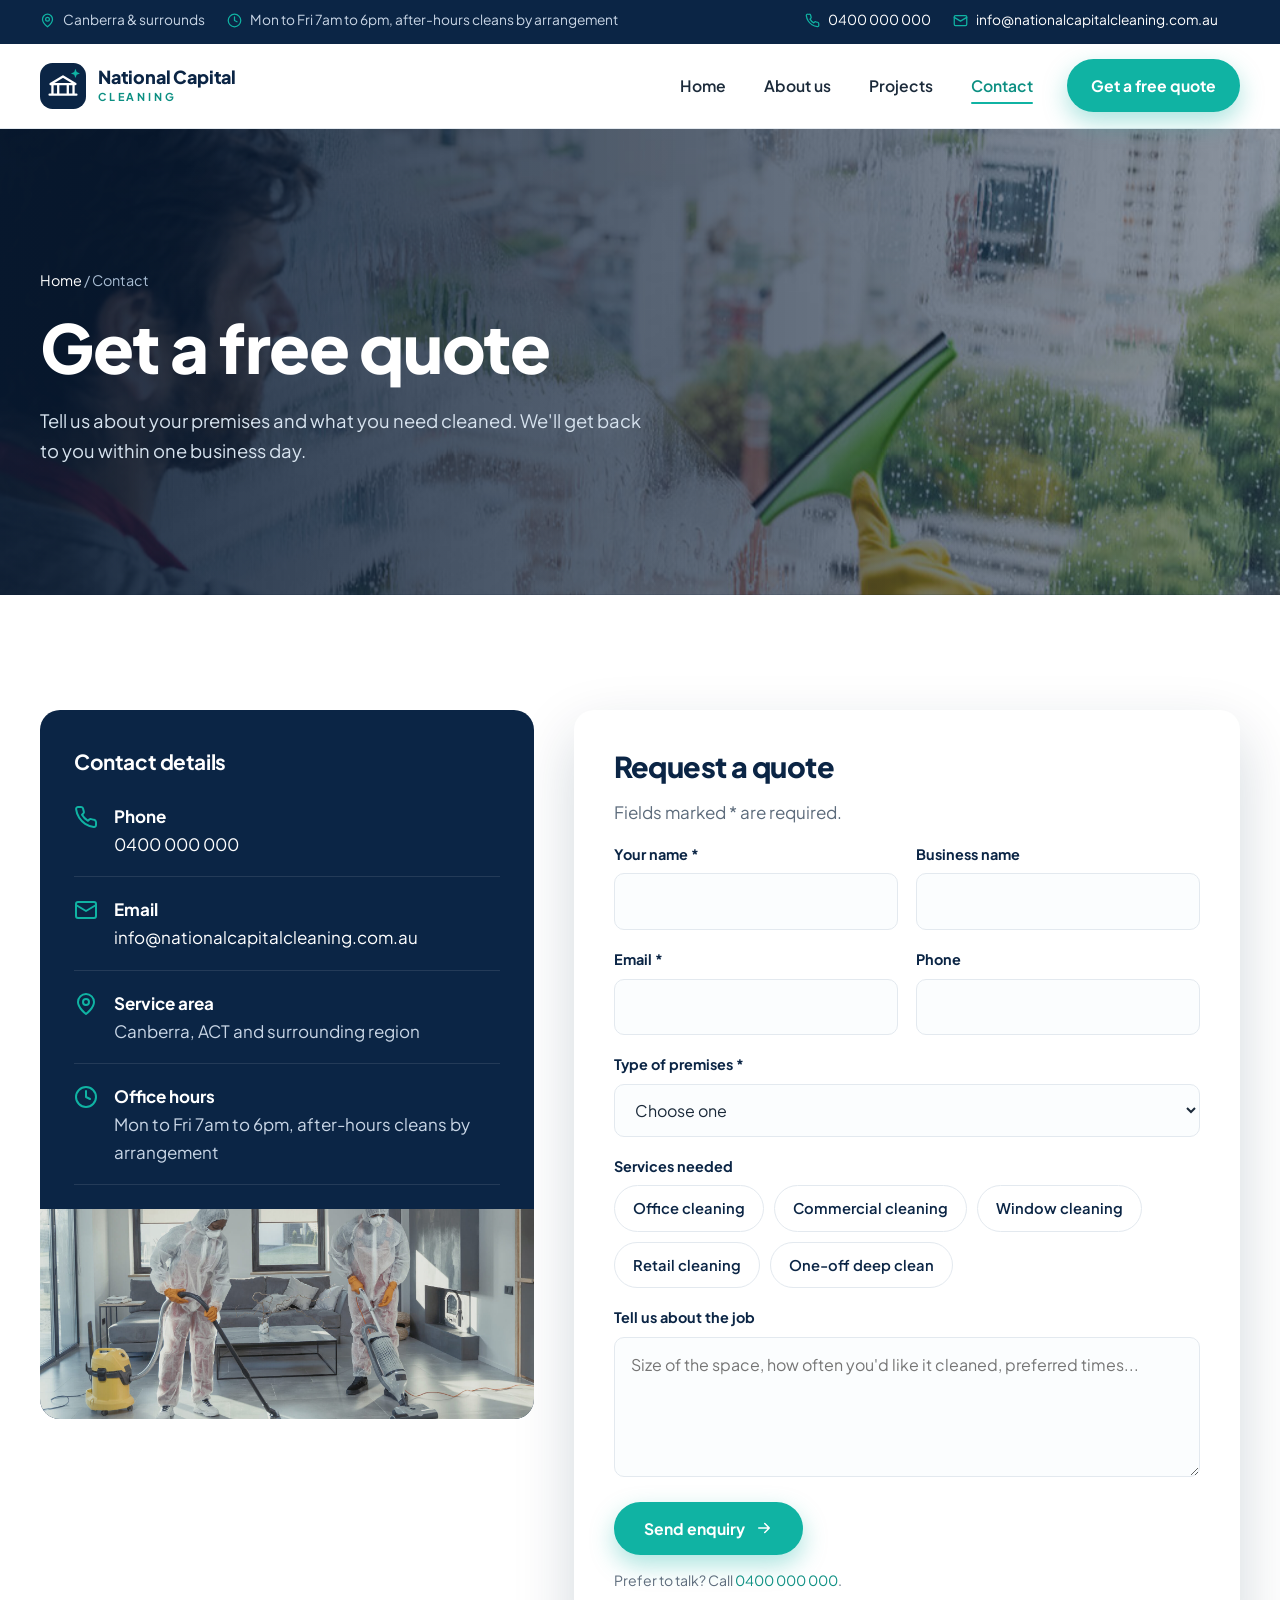
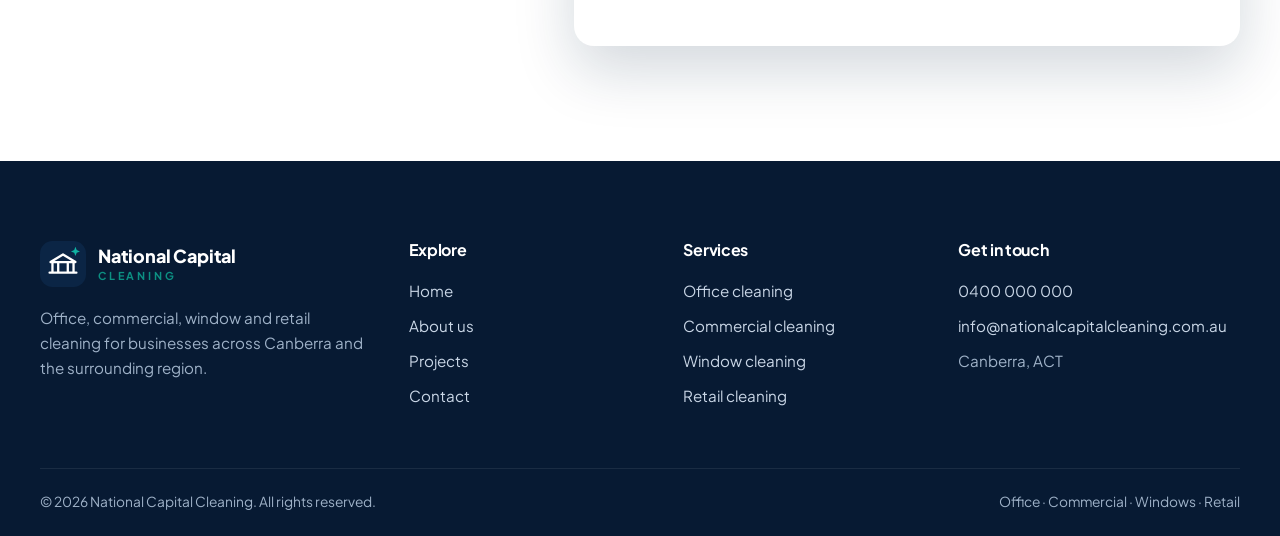
<file: contact.html>
<!DOCTYPE html>
<html lang="en-AU" class="no-js">
<head>
<meta charset="UTF-8">
<meta name="viewport" content="width=device-width, initial-scale=1">
<title>Contact | National Capital Cleaning</title>
<meta name="description" content="Request a free cleaning quote from National Capital Cleaning in Canberra.">
<meta name="theme-color" content="#0b2545">
<link rel="icon" href="assets/ncc/favicon.svg" type="image/svg+xml">
<link rel="preconnect" href="https://fonts.googleapis.com">
<link rel="preconnect" href="https://fonts.gstatic.com" crossorigin>
<link href="https://fonts.googleapis.com/css2?family=Plus+Jakarta+Sans:wght@400;500;600;700;800&display=swap" rel="stylesheet">
<link rel="stylesheet" href="css/site.css">
</head>
<body>
<div class="topbar">
  <div class="wrap">
    <div><span><svg viewBox="0 0 24 24" fill="none" stroke="currentColor" stroke-width="2" stroke-linecap="round" stroke-linejoin="round" aria-hidden="true"><path d="M20 10c0 6-8 12-8 12S4 16 4 10a8 8 0 0 1 16 0z"/><circle cx="12" cy="10" r="3"/></svg> Canberra &amp; surrounds</span><span class="hide-sm"><svg viewBox="0 0 24 24" fill="none" stroke="currentColor" stroke-width="2" stroke-linecap="round" stroke-linejoin="round" aria-hidden="true"><circle cx="12" cy="12" r="10"/><path d="M12 6v6l4 2"/></svg> Mon to Fri 7am to 6pm, after-hours cleans by arrangement</span></div>
    <div><span><svg viewBox="0 0 24 24" fill="none" stroke="currentColor" stroke-width="2" stroke-linecap="round" stroke-linejoin="round" aria-hidden="true"><path d="M22 16.9v3a2 2 0 0 1-2.2 2 19.8 19.8 0 0 1-8.6-3.1 19.5 19.5 0 0 1-6-6A19.8 19.8 0 0 1 2.1 4.2 2 2 0 0 1 4.1 2h3a2 2 0 0 1 2 1.7c.1.9.4 1.8.7 2.7a2 2 0 0 1-.5 2.1L8 9.8a16 16 0 0 0 6 6l1.3-1.3a2 2 0 0 1 2.1-.4c.9.3 1.8.6 2.7.7a2 2 0 0 1 1.7 2z"/></svg> <a href="tel:+61400000000">0400 000 000</a></span><span class="hide-sm"><svg viewBox="0 0 24 24" fill="none" stroke="currentColor" stroke-width="2" stroke-linecap="round" stroke-linejoin="round" aria-hidden="true"><rect x="2" y="4" width="20" height="16" rx="2"/><path d="m22 7-10 6L2 7"/></svg> <a href="mailto:info@nationalcapitalcleaning.com.au">info@nationalcapitalcleaning.com.au</a></span></div>
  </div>
</div>
<header class="site-header">
  <div class="wrap">
    <a class="brand" href="index.html" aria-label="National Capital Cleaning home"><svg viewBox="0 0 48 48" aria-hidden="true"><rect width="48" height="48" rx="13" fill="#0b2545"/><path d="M10 33h28M13 33V22M19 33V22M29 33V22M35 33V22M11 22h26L24 14z" fill="none" stroke="#ffffff" stroke-width="2.4" stroke-linecap="round" stroke-linejoin="round"/><path d="M37 6l1.3 3.4L41.7 11l-3.4 1.3L37 15.7l-1.3-3.4L32.3 11l3.4-1.6z" fill="#10b3a3"/></svg><span class="brand-name">National Capital<small>CLEANING</small></span></a>
    <button class="menu-toggle" aria-label="Open menu" aria-expanded="false"><svg viewBox="0 0 24 24" fill="none" stroke="currentColor" stroke-width="2" stroke-linecap="round" stroke-linejoin="round" aria-hidden="true"><path d="M3 6h18M3 12h18M3 18h18"/></svg></button>
    <nav class="nav" aria-label="Main">
      <a class="link" href="index.html">Home</a>
      <a class="link" href="about.html">About us</a>
      <a class="link" href="projects.html">Projects</a>
      <a class="link active" href="contact.html" aria-current="page">Contact</a>
      <a class="btn btn-primary" href="contact.html">Get a free quote</a>
    </nav>
  </div>
</header>

<main>
<section class="page-hero">
  <img src="assets/ncc/window-squeegee.jpg" alt="">
  <div class="wrap">
    <div class="crumbs"><a href="index.html">Home</a> / Contact</div>
    <h1>Get a free quote</h1>
    <p>Tell us about your premises and what you need cleaned. We'll get back to you within one business day.</p>
  </div>
</section>

<section class="section">
  <div class="wrap contact-grid">
    <aside class="info-card reveal">
      <h3>Contact details</h3>
      <div class="row"><svg viewBox="0 0 24 24" fill="none" stroke="currentColor" stroke-width="2" stroke-linecap="round" stroke-linejoin="round" aria-hidden="true"><path d="M22 16.9v3a2 2 0 0 1-2.2 2 19.8 19.8 0 0 1-8.6-3.1 19.5 19.5 0 0 1-6-6A19.8 19.8 0 0 1 2.1 4.2 2 2 0 0 1 4.1 2h3a2 2 0 0 1 2 1.7c.1.9.4 1.8.7 2.7a2 2 0 0 1-.5 2.1L8 9.8a16 16 0 0 0 6 6l1.3-1.3a2 2 0 0 1 2.1-.4c.9.3 1.8.6 2.7.7a2 2 0 0 1 1.7 2z"/></svg><div><strong>Phone</strong><a href="tel:+61400000000">0400 000 000</a></div></div>
      <div class="row"><svg viewBox="0 0 24 24" fill="none" stroke="currentColor" stroke-width="2" stroke-linecap="round" stroke-linejoin="round" aria-hidden="true"><rect x="2" y="4" width="20" height="16" rx="2"/><path d="m22 7-10 6L2 7"/></svg><div><strong>Email</strong><a href="mailto:info@nationalcapitalcleaning.com.au">info@nationalcapitalcleaning.com.au</a></div></div>
      <div class="row"><svg viewBox="0 0 24 24" fill="none" stroke="currentColor" stroke-width="2" stroke-linecap="round" stroke-linejoin="round" aria-hidden="true"><path d="M20 10c0 6-8 12-8 12S4 16 4 10a8 8 0 0 1 16 0z"/><circle cx="12" cy="10" r="3"/></svg><div><strong>Service area</strong>Canberra, ACT and surrounding region</div></div>
      <div class="row"><svg viewBox="0 0 24 24" fill="none" stroke="currentColor" stroke-width="2" stroke-linecap="round" stroke-linejoin="round" aria-hidden="true"><circle cx="12" cy="12" r="10"/><path d="M12 6v6l4 2"/></svg><div><strong>Office hours</strong>Mon to Fri 7am to 6pm, after-hours cleans by arrangement</div></div>
      <div class="photo"><img src="assets/ncc/team-vacuum.jpg" alt="National Capital Cleaning crew at work" loading="lazy"></div>
    </aside>

    <form class="form reveal" id="quote-form" data-to="info@nationalcapitalcleaning.com.au" novalidate>
      <h2 style="font-size:1.8rem">Request a quote</h2>
      <p style="color:var(--muted)">Fields marked * are required.</p>
      <div class="row2">
        <div class="field"><label for="name">Your name *</label><input id="name" name="name" required autocomplete="name"></div>
        <div class="field"><label for="business">Business name</label><input id="business" name="business" autocomplete="organization"></div>
      </div>
      <div class="row2">
        <div class="field"><label for="email">Email *</label><input id="email" name="email" type="email" required autocomplete="email"></div>
        <div class="field"><label for="phone">Phone</label><input id="phone" name="phone" type="tel" autocomplete="tel"></div>
      </div>
      <div class="field"><label for="premises">Type of premises *</label>
        <select id="premises" name="premises" required>
          <option value="">Choose one</option><option>Office</option><option>Commercial building</option><option>Retail shop or showroom</option><option>Medical or clinic</option><option>Warehouse or industrial</option><option>Other</option>
        </select></div>
      <div class="field"><label>Services needed</label><div class="pills"><label><input type="checkbox" name="service" value="Office cleaning"><span>Office cleaning</span></label><label><input type="checkbox" name="service" value="Commercial cleaning"><span>Commercial cleaning</span></label><label><input type="checkbox" name="service" value="Window cleaning"><span>Window cleaning</span></label><label><input type="checkbox" name="service" value="Retail cleaning"><span>Retail cleaning</span></label><label><input type="checkbox" name="service" value="One-off deep clean"><span>One-off deep clean</span></label></div></div>
      <div class="field"><label for="message">Tell us about the job</label><textarea id="message" name="message" placeholder="Size of the space, how often you'd like it cleaned, preferred times..."></textarea></div>
      <button class="btn btn-primary" type="submit">Send enquiry <svg viewBox="0 0 24 24" fill="none" stroke="currentColor" stroke-width="2" stroke-linecap="round" stroke-linejoin="round" aria-hidden="true"><path d="M5 12h14M13 6l6 6-6 6"/></svg></button>
      <div class="form-ok">Thanks! Your email app should now open with your enquiry ready to send. If it doesn't, email us at info@nationalcapitalcleaning.com.au.</div>
      <p class="form-note">Prefer to talk? Call <a href="tel:+61400000000">0400 000 000</a>.</p>
    </form>
  </div>
</section>
</main>
<footer class="site-footer">
  <div class="wrap footer-grid">
    <div>
      <a class="brand" href="index.html"><svg viewBox="0 0 48 48" aria-hidden="true"><rect width="48" height="48" rx="13" fill="#0b2545"/><path d="M10 33h28M13 33V22M19 33V22M29 33V22M35 33V22M11 22h26L24 14z" fill="none" stroke="#ffffff" stroke-width="2.4" stroke-linecap="round" stroke-linejoin="round"/><path d="M37 6l1.3 3.4L41.7 11l-3.4 1.3L37 15.7l-1.3-3.4L32.3 11l3.4-1.6z" fill="#10b3a3"/></svg><span class="brand-name">National Capital<small>CLEANING</small></span></a>
      <p>Office, commercial, window and retail cleaning for businesses across Canberra and the surrounding region.</p>
    </div>
    <div>
      <h4>Explore</h4>
      <ul><li><a href="index.html">Home</a></li><li><a href="about.html">About us</a></li><li><a href="projects.html">Projects</a></li><li><a href="contact.html">Contact</a></li></ul>
    </div>
    <div>
      <h4>Services</h4>
      <ul>
        <li><a href="index.html#services">Office cleaning</a></li>
        <li><a href="index.html#services">Commercial cleaning</a></li>
        <li><a href="index.html#services">Window cleaning</a></li>
        <li><a href="index.html#services">Retail cleaning</a></li>
      </ul>
    </div>
    <div>
      <h4>Get in touch</h4>
      <ul>
        <li><a href="tel:+61400000000">0400 000 000</a></li>
        <li><a href="mailto:info@nationalcapitalcleaning.com.au">info@nationalcapitalcleaning.com.au</a></li>
        <li>Canberra, ACT</li>
      </ul>
    </div>
  </div>
  <div class="wrap footer-bottom">
    <span>&copy; <span data-year>2026</span> National Capital Cleaning. All rights reserved.</span>
    <span>Office &middot; Commercial &middot; Windows &middot; Retail</span>
  </div>
</footer>
<script src="js/site.js"></script>
</body>
</html>
</file>
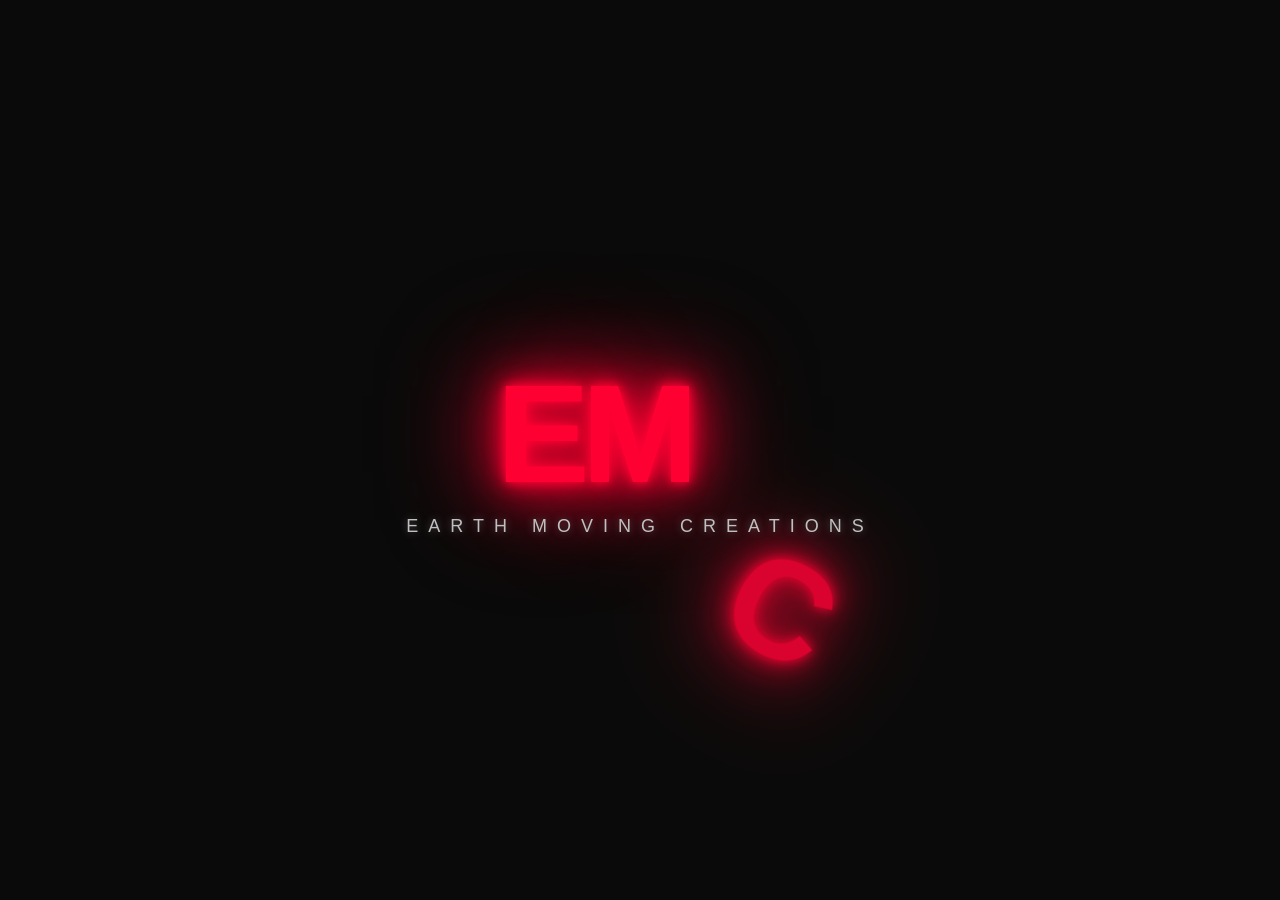
<file: emc-logo-animation.html>
<!DOCTYPE html>
<html lang="en">
<head>
  <meta charset="UTF-8">
  <meta name="viewport" content="width=device-width, initial-scale=1.0">
  <title>EMC – EARTH MOVING CREATIONS</title>
  <style>
    * {
      margin: 0;
      padding: 0;
      box-sizing: border-box;
    }

    body {
      min-height: 100vh;
      display: flex;
      justify-content: center;
      align-items: center;
      background: #0a0a0a;
      font-family: 'Arial Black', Impact, 'Arial', sans-serif;
      overflow: hidden;
      user-select: none;
    }

    .logo-container {
      position: relative;
      width: 700px;
      height: 280px;
      display: flex;
      flex-direction: column;
      justify-content: center;
      align-items: center;
    }

    .logo {
      font-size: 140px;
      font-weight: 900;
      color: #ff0033;
      text-shadow:
        0 0 10px #ff0033,
        0 0 20px #ff0033,
        0 0 40px #ff0033,
        0 0 80px #ff0033,
        0 0 120px #ff0033;
      letter-spacing: -8px;
      position: relative;
      z-index: 5;
      line-height: 1;
    }

    .c-letter {
      display: inline-block;
      position: relative;
      transition: none;
      transform-origin: center bottom;
      will-change: transform, opacity;
    }

    .subtitle {
      margin-top: 12px;
      font-size: 18px;
      color: #c0c0c0;
      letter-spacing: 10px;
      font-weight: 400;
      text-transform: uppercase;
      font-family: Arial, Helvetica, sans-serif;
      text-shadow: 0 0 8px rgba(192, 192, 192, 0.4);
      z-index: 5;
    }

    /* Excavator */
    .excavator {
      position: absolute;
      width: 160px;
      height: 140px;
      top: -160px;
      left: 58%;
      transform: translateX(-50%);
      opacity: 0;
      z-index: 10;
      pointer-events: none;
      transition: none;
    }

    .cab {
      width: 70px;
      height: 45px;
      background: linear-gradient(180deg, #4a4a4a 0%, #2a2a2a 100%);
      border: 3px solid #666;
      border-radius: 6px 6px 2px 2px;
      position: absolute;
      top: 0;
      left: 20px;
      box-shadow: inset 0 2px 4px rgba(255,255,255,0.15);
    }

    .cab::after {
      content: '';
      position: absolute;
      top: 8px;
      left: 10px;
      width: 45px;
      height: 18px;
      background: #1a3a5c;
      border: 2px solid #333;
      border-radius: 2px;
    }

    .boom {
      width: 12px;
      height: 70px;
      background: linear-gradient(90deg, #555, #333);
      position: absolute;
      top: 30px;
      left: 55px;
      transform-origin: top center;
      border-radius: 2px;
    }

    .stick {
      width: 10px;
      height: 55px;
      background: linear-gradient(90deg, #555, #333);
      position: absolute;
      top: 90px;
      left: 56px;
      transform-origin: top center;
      border-radius: 2px;
    }

    .bucket {
      width: 55px;
      height: 35px;
      background: linear-gradient(180deg, #3a3a3a, #1a1a1a);
      border: 3px solid #555;
      border-radius: 0 0 8px 8px;
      position: absolute;
      top: 135px;
      left: 35px;
      transform-origin: top center;
      box-shadow: 0 4px 8px rgba(0,0,0,0.5);
    }

    .bucket::before {
      content: '';
      position: absolute;
      bottom: -8px;
      left: 4px;
      right: 4px;
      height: 10px;
      background: repeating-linear-gradient(
        90deg,
        #222 0 8px,
        transparent 8px 12px
      );
    }

    .bucket::after {
      content: '';
      position: absolute;
      bottom: 4px;
      left: 6px;
      right: 6px;
      height: 14px;
      background: linear-gradient(to bottom, #ff6600, #cc2200);
      border-radius: 0 0 4px 4px;
      box-shadow: 0 0 12px #ff4400, 0 0 24px #ff2200;
      opacity: 0;
      transition: opacity 0.3s;
    }

    .bucket.has-load::after {
      opacity: 1;
    }

    /* Dirt / ground pile */
    .dirt-pile {
      position: absolute;
      width: 90px;
      height: 35px;
      background: radial-gradient(ellipse at center, #5a3a1a 0%, #3a2510 70%, transparent 100%);
      border-radius: 50%;
      bottom: 40px;
      left: 58%;
      transform: translateX(-50%) scale(0);
      opacity: 0;
      z-index: 3;
      box-shadow: 0 0 20px rgba(255, 80, 0, 0.3);
    }

    .ground-glow {
      position: absolute;
      width: 200px;
      height: 60px;
      background: radial-gradient(ellipse at center, rgba(255, 60, 0, 0.25) 0%, transparent 70%);
      bottom: 20px;
      left: 58%;
      transform: translateX(-50%);
      opacity: 0;
      z-index: 1;
      pointer-events: none;
    }
  </style>
</head>
<body>
  <div class="logo-container" id="container">
    <div class="logo" id="logo">
      EM<span class="c-letter" id="cLetter">C</span>
    </div>
    <div class="subtitle">EARTH MOVING CREATIONS</div>

    <div class="excavator" id="excavator">
      <div class="cab"></div>
      <div class="boom" id="boom"></div>
      <div class="stick" id="stick"></div>
      <div class="bucket" id="bucket"></div>
    </div>

    <div class="dirt-pile" id="dirt"></div>
    <div class="ground-glow" id="glow"></div>
  </div>

  <script>
    // ============================================================
    // EMC Logo Animation
    // First frame === last frame (perfect loop)
    // C drops → excavator digs it out of the ground → places C back
    // Logo design, size, font & letter shape NEVER change
    // ============================================================

    const cLetter   = document.getElementById('cLetter');
    const excavator = document.getElementById('excavator');
    const boom      = document.getElementById('boom');
    const stick     = document.getElementById('stick');
    const bucket    = document.getElementById('bucket');
    const dirt      = document.getElementById('dirt');
    const glow      = document.getElementById('glow');

    const T = {
      drop:         1200,
      excavatorIn:  800,
      dig:          1800,
      pickup:       900,
      place:        1100,
      excavatorOut: 700,
      settle:       1500
    };

    function sleep(ms) {
      return new Promise(r => setTimeout(r, ms));
    }

    function setTransform(el, t) {
      el.style.transform = t;
    }

    function resetAll() {
      // Exact starting state (first = last frame)
      cLetter.style.transition = 'none';
      cLetter.style.transform  = 'translate(0,0) rotate(0deg)';
      cLetter.style.opacity    = '1';

      excavator.style.transition = 'none';
      excavator.style.opacity    = '0';
      excavator.style.top        = '-160px';
      excavator.style.left       = '58%';

      boom.style.transform  = 'rotate(0deg)';
      stick.style.transform = 'rotate(0deg)';
      bucket.style.transform= 'rotate(0deg)';
      bucket.classList.remove('has-load');

      dirt.style.transition = 'none';
      dirt.style.transform  = 'translateX(-50%) scale(0)';
      dirt.style.opacity    = '0';

      glow.style.opacity = '0';

      void cLetter.offsetWidth; // force reflow
    }

    async function runCycle() {
      resetAll();

      // 1. C drops off the logo
      cLetter.style.transition = 'transform 1.1s cubic-bezier(0.55, 0.05, 0.65, 0.9), opacity 0.8s ease';
      await sleep(50);
      setTransform(cLetter, 'translate(8px, 165px) rotate(28deg)');
      cLetter.style.opacity = '0.85';
      await sleep(T.drop);

      // 2. Excavator enters
      excavator.style.transition = 'top 0.7s cubic-bezier(0.22, 1, 0.36, 1), opacity 0.5s ease';
      excavator.style.opacity = '1';
      excavator.style.top = '10px';
      await sleep(T.excavatorIn);

      // 3. Digging (realistic arm motion + dirt)
      glow.style.transition = 'opacity 0.4s';
      glow.style.opacity = '1';
      dirt.style.transition = 'transform 0.6s cubic-bezier(0.34, 1.56, 0.64, 1), opacity 0.4s';
      dirt.style.opacity = '1';
      dirt.style.transform = 'translateX(-50%) scale(1)';

      for (let i = 0; i < 3; i++) {
        boom.style.transition  = 'transform 0.28s ease-in';
        stick.style.transition = 'transform 0.28s ease-in';
        bucket.style.transition= 'transform 0.28s ease-in';
        setTransform(boom,  'rotate(18deg)');
        setTransform(stick, 'rotate(25deg)');
        setTransform(bucket,'rotate(35deg)');
        await sleep(280);

        boom.style.transition  = 'transform 0.22s ease-out';
        stick.style.transition = 'transform 0.22s ease-out';
        bucket.style.transition= 'transform 0.22s ease-out';
        setTransform(boom,  'rotate(-5deg)');
        setTransform(stick, 'rotate(-8deg)');
        setTransform(bucket,'rotate(-10deg)');
        await sleep(220);
      }

      // 4. Scoop the C
      bucket.classList.add('has-load');
      cLetter.style.transition = 'transform 0.7s cubic-bezier(0.25, 0.8, 0.25, 1), opacity 0.3s';
      setTransform(cLetter, 'translate(55px, 55px) rotate(-15deg) scale(0.85)');
      cLetter.style.opacity = '1';
      await sleep(T.pickup);

      // 5. Lift & place C back exactly
      excavator.style.transition = 'top 0.6s ease';
      excavator.style.top = '-30px';
      setTransform(cLetter, 'translate(55px, -40px) rotate(0deg) scale(0.9)');
      await sleep(600);

      excavator.style.transition = 'top 0.8s cubic-bezier(0.4, 0, 0.2, 1), left 0.8s ease';
      excavator.style.top  = '10px';
      excavator.style.left = '50%';

      cLetter.style.transition = 'transform 0.85s cubic-bezier(0.4, 0, 0.2, 1)';
      setTransform(cLetter, 'translate(0, 0) rotate(0deg) scale(1)');
      await sleep(T.place);

      // Detach – C is now perfectly back
      bucket.classList.remove('has-load');
      cLetter.style.transition = 'none';
      setTransform(cLetter, 'translate(0,0) rotate(0deg)');
      cLetter.style.opacity = '1';

      // 6. Excavator leaves
      dirt.style.transition = 'opacity 0.5s, transform 0.5s';
      dirt.style.opacity = '0';
      dirt.style.transform = 'translateX(-50%) scale(0.3)';
      glow.style.opacity = '0';

      excavator.style.transition = 'top 0.7s ease, opacity 0.5s ease';
      excavator.style.top = '-160px';
      excavator.style.opacity = '0';
      await sleep(T.excavatorOut);

      // 7. Hold perfect final frame (identical to start)
      await sleep(T.settle);

      // Seamless loop
      runCycle();
    }

    window.addEventListener('load', () => {
      setTimeout(runCycle, 800);
    });
  </script>
</body>
</html>
</file>
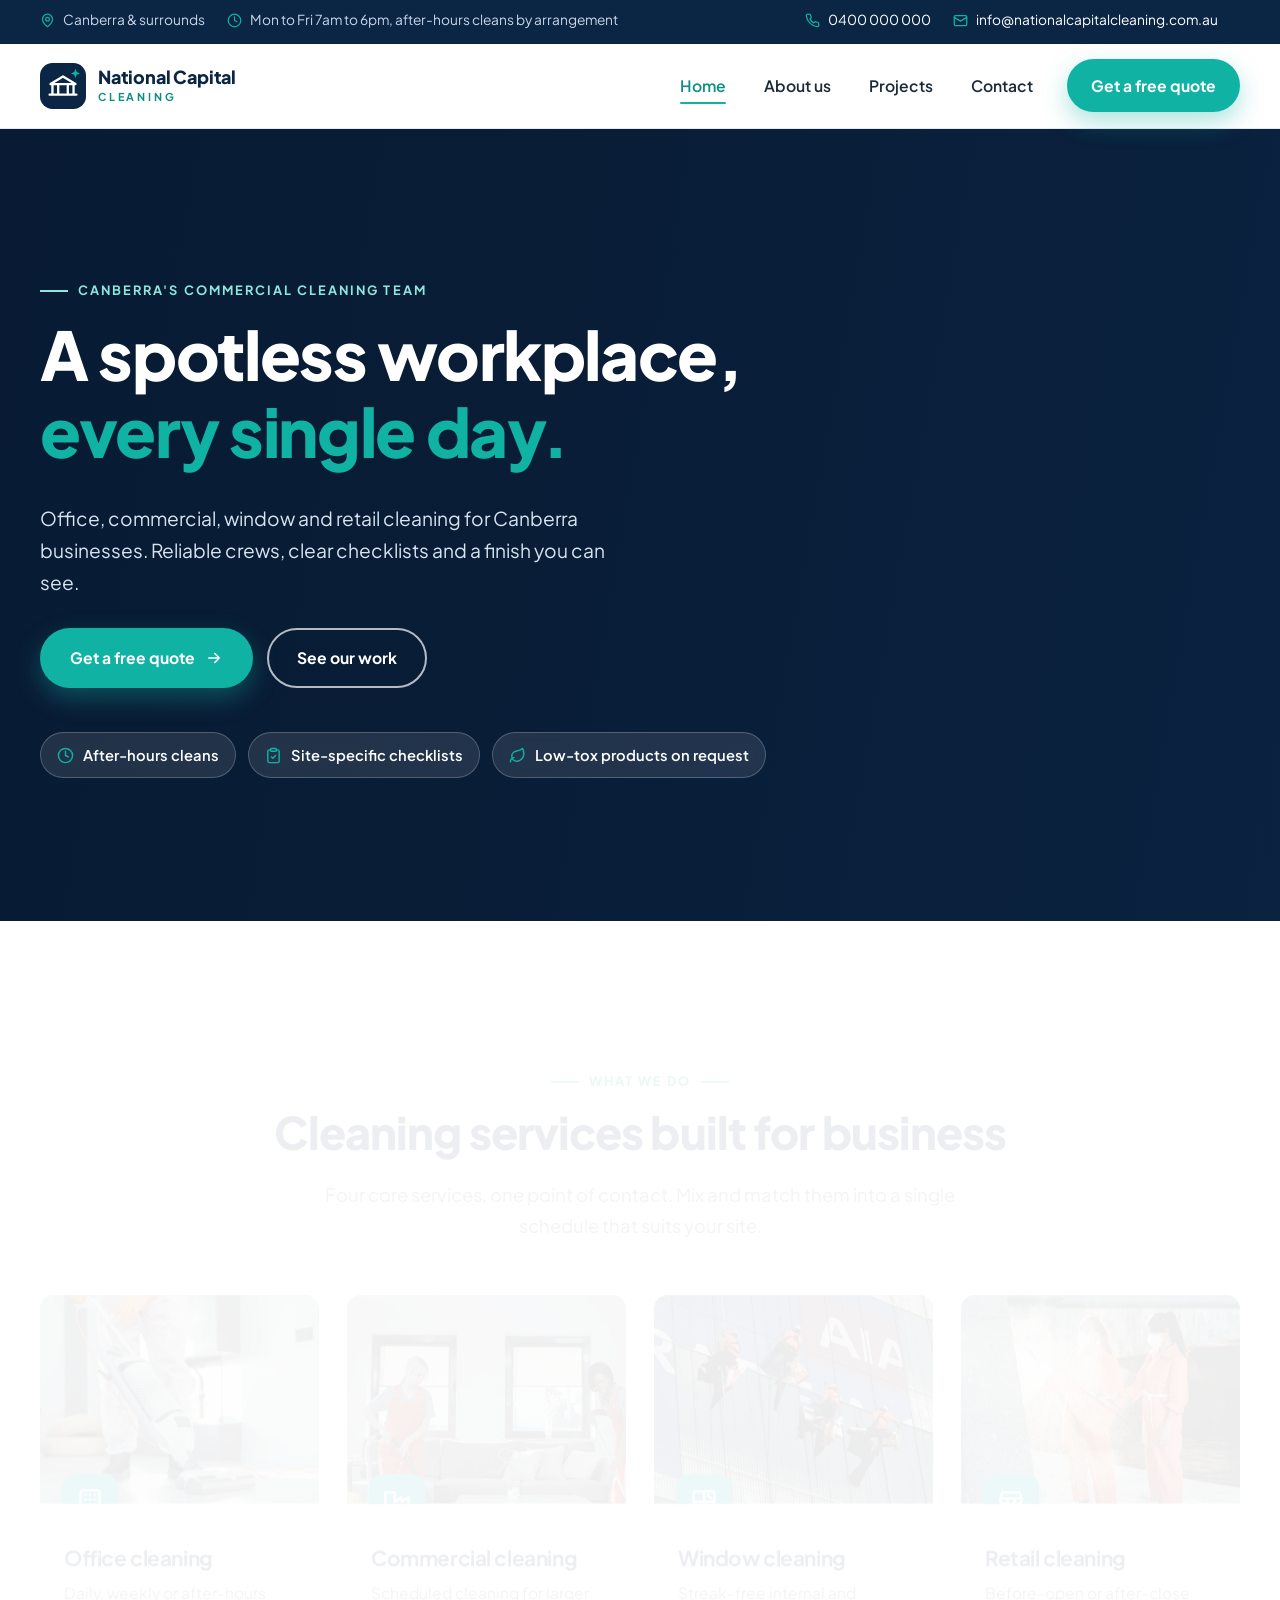
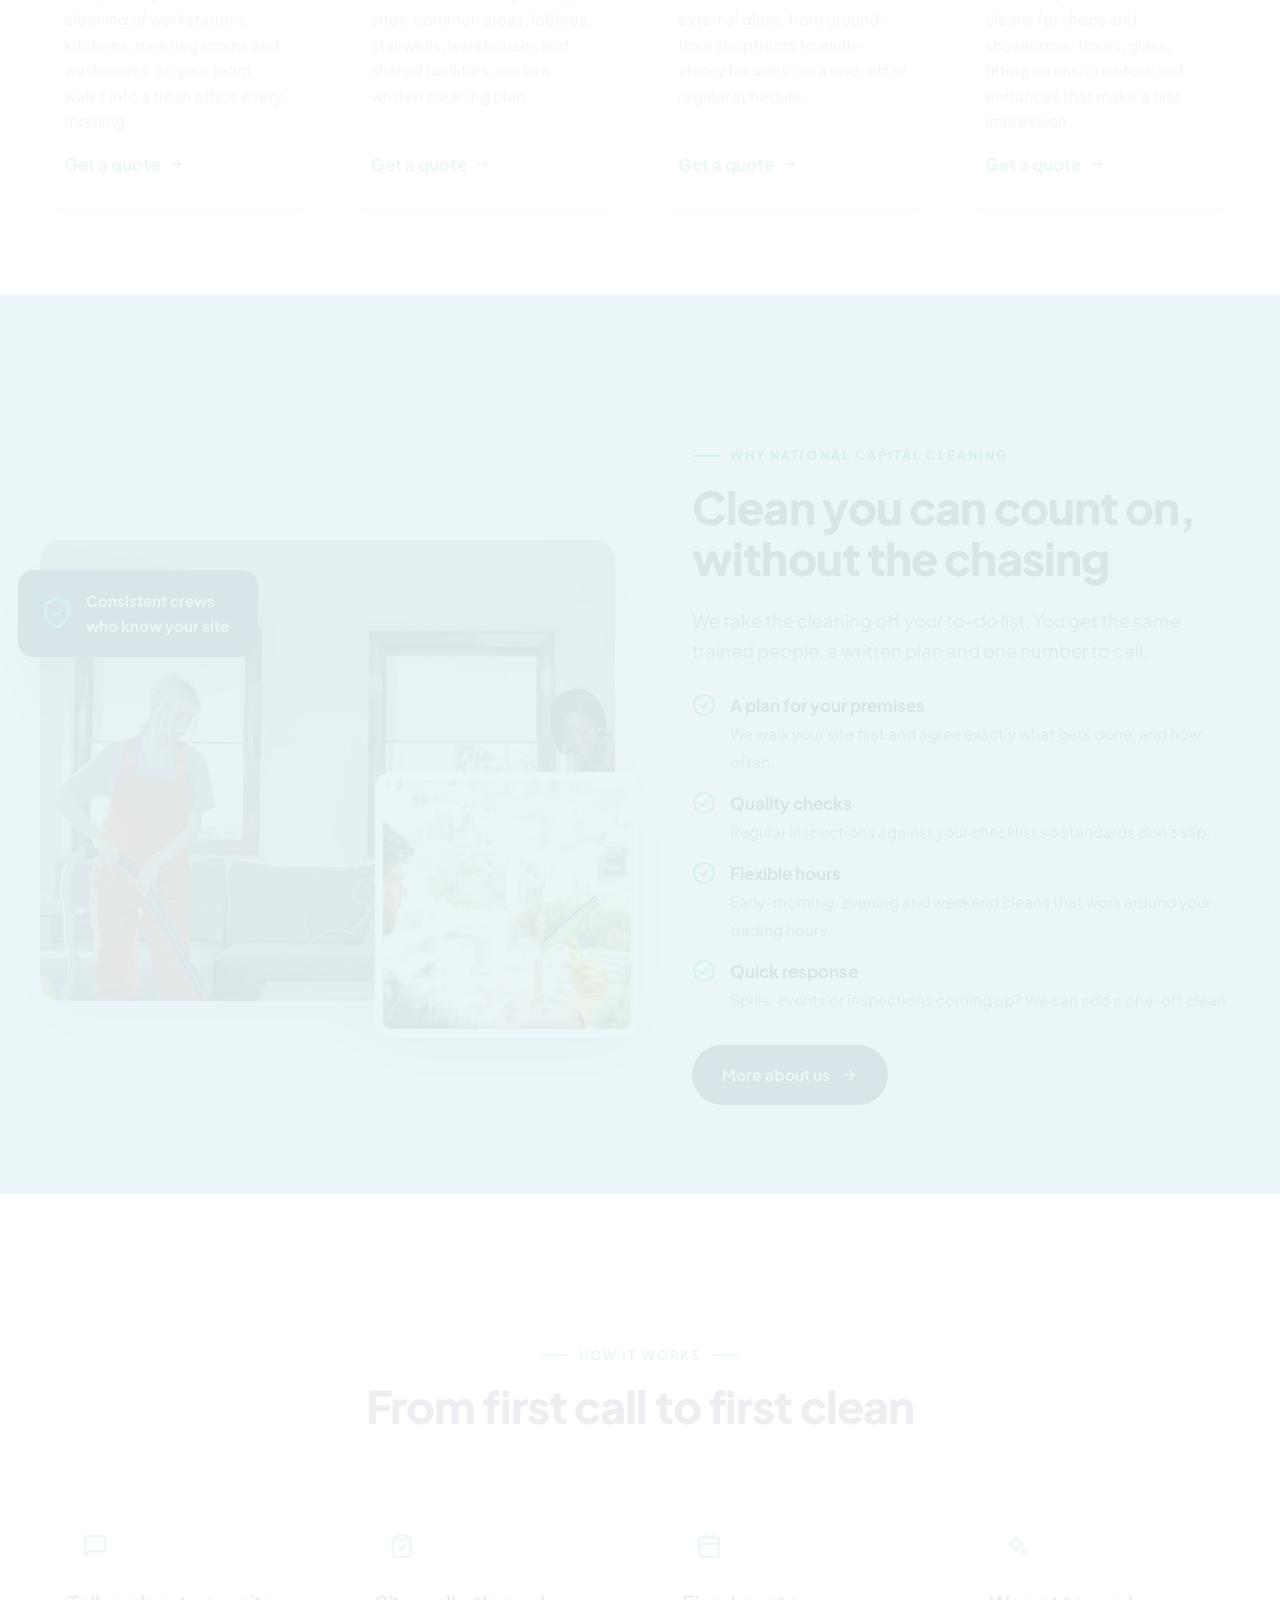
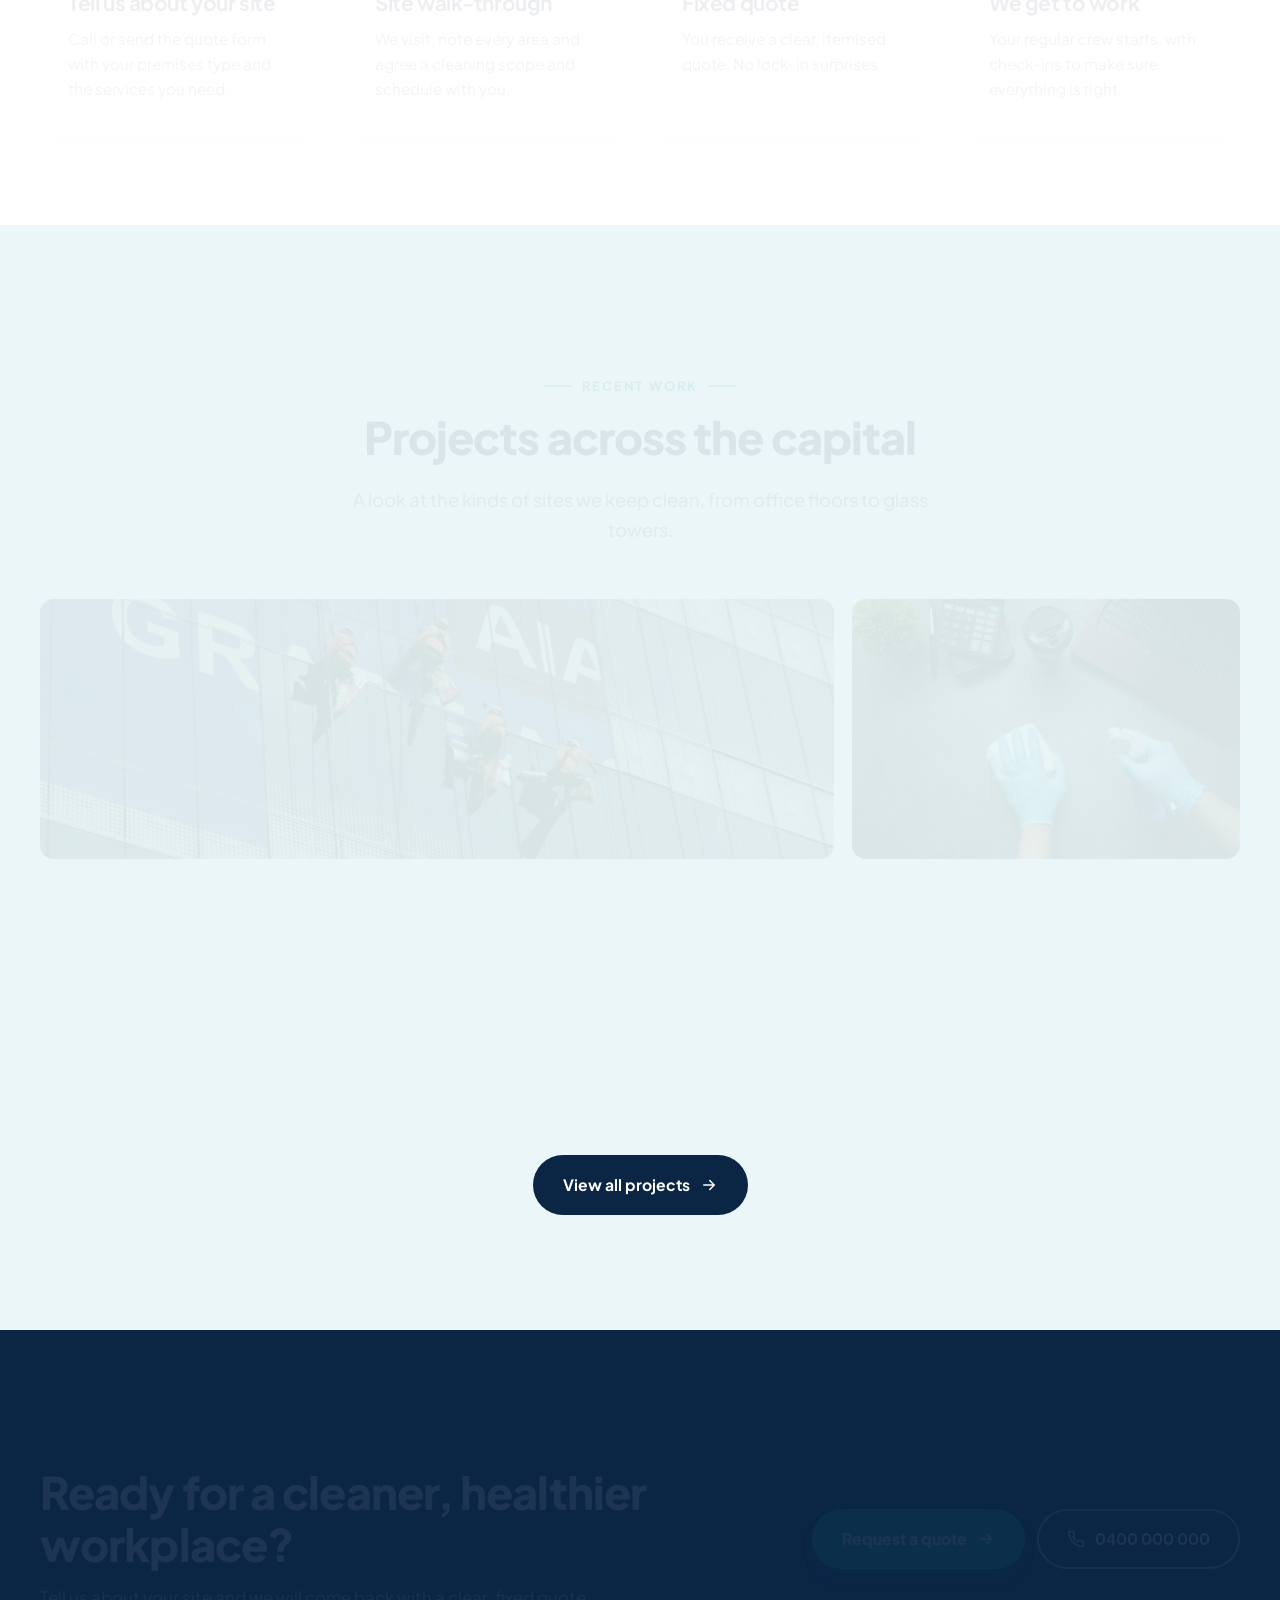
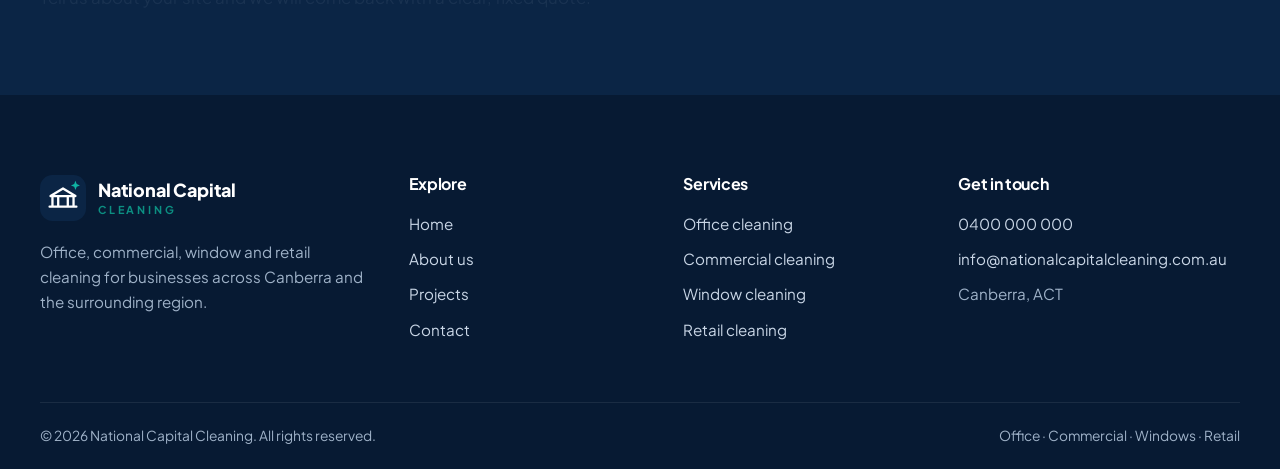
<file: landing.html>
<!DOCTYPE html>
<html lang="en-AU">
<head>
<meta charset="UTF-8">
<meta http-equiv="refresh" content="0; url=index.html">
<link rel="canonical" href="index.html">
<title>National Capital Cleaning</title>
</head>
<body><p>Redirecting to <a href="index.html">National Capital Cleaning</a>...</p></body>
</html>
</file>
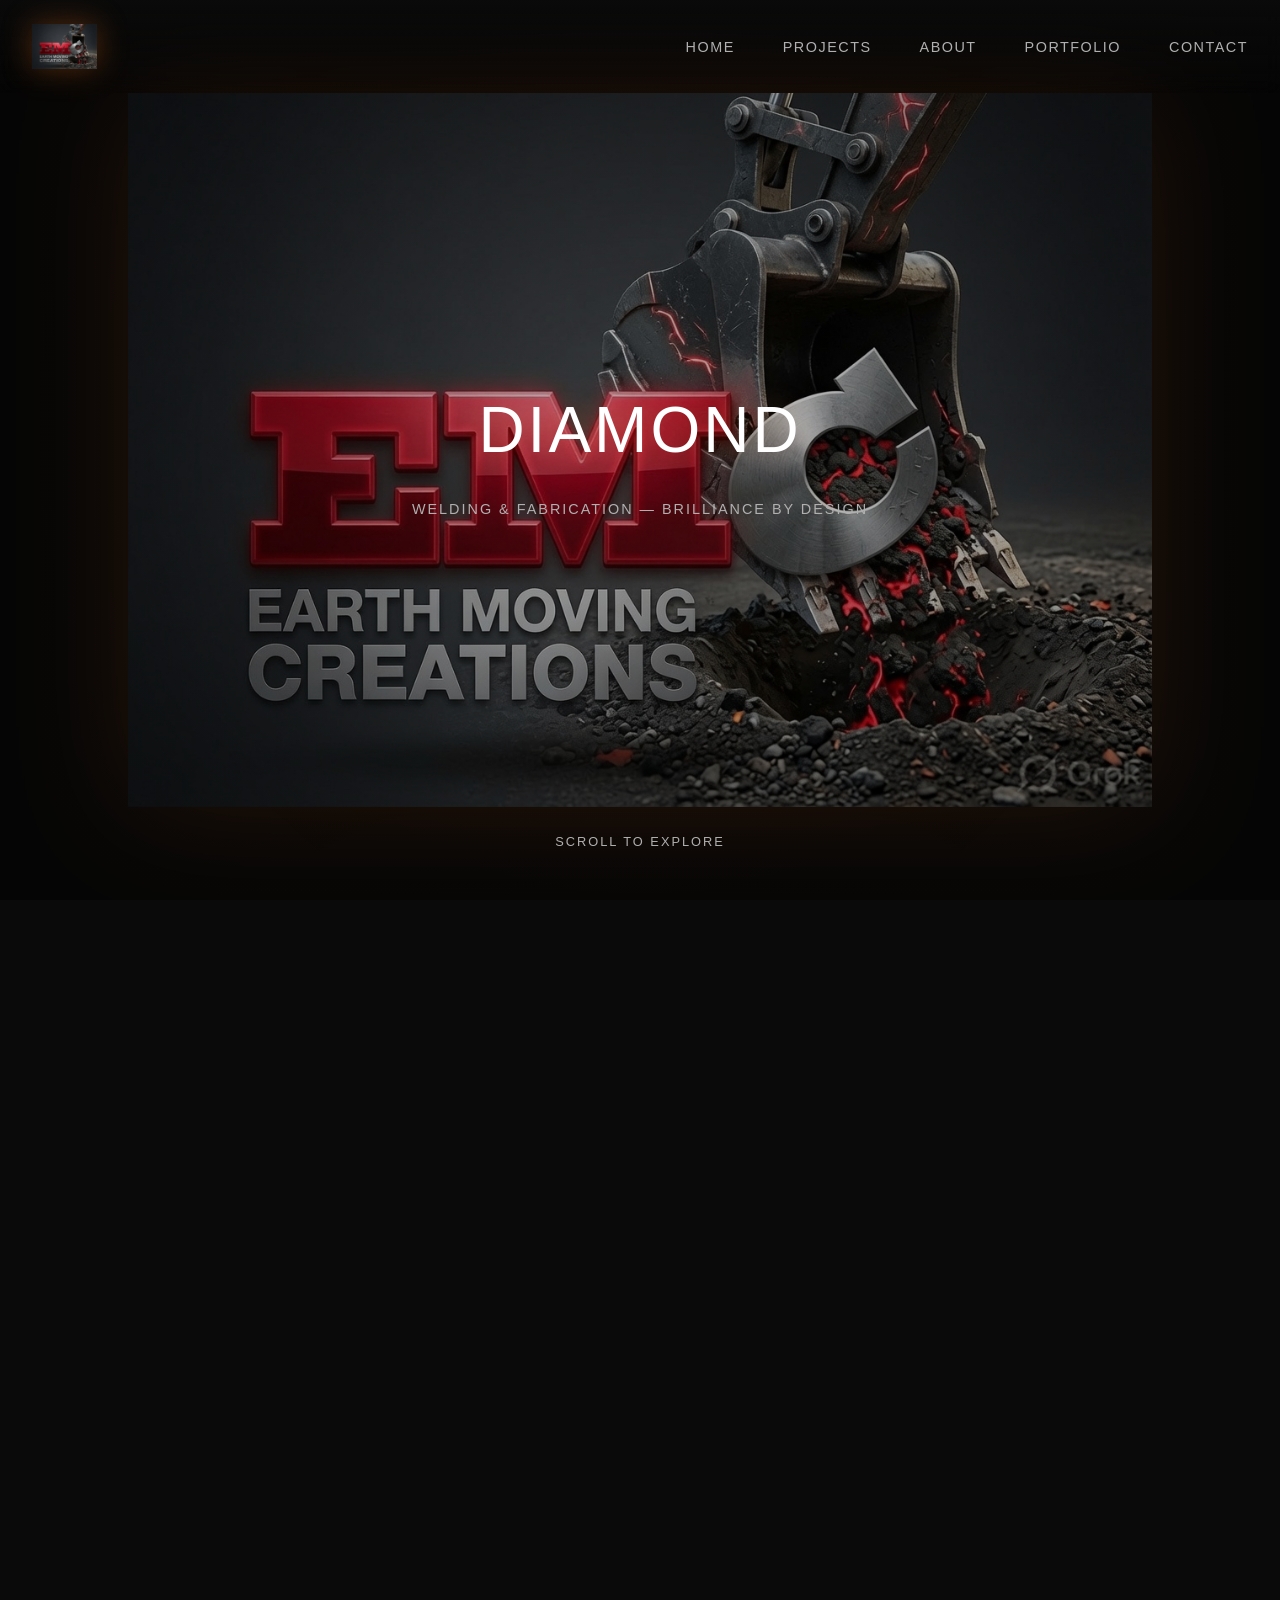
<file: portfolio.html>
<!DOCTYPE html>
<html lang="en">
<head>
    <meta charset="UTF-8">
    <meta name="viewport" content="width=device-width, initial-scale=1.0">
    <title>Diamond Welding & Fabrication</title>
    <style>
        * {
            margin: 0;
            padding: 0;
            box-sizing: border-box;
        }

        :root {
            --bg-primary: #0a0a0a;
            --bg-secondary: #151515;
            --text-primary: #ffffff;
            --text-secondary: #b0b0b0;
            --accent: #d97706;
            --accent-light: #f97316;
        }

        html, body {
            width: 100%;
            height: 100%;
            overflow-x: hidden;
        }

        body {
            font-family: 'Segoe UI', Tahoma, Geneva, Verdana, sans-serif;
            background: var(--bg-primary);
            color: var(--text-primary);
            line-height: 1.6;
        }

        /* Subtle background */
        body::before {
            content: '';
            position: fixed;
            top: 0;
            left: 0;
            width: 100%;
            height: 100%;
            background: radial-gradient(circle at 50% 50%, rgba(217, 119, 6, 0.03) 0%, transparent 70%);
            pointer-events: none;
            z-index: 0;
        }

        /* Minimal spark for premium feel */
        @keyframes spark-minimal {
            0% {
                opacity: 1;
                transform: translate(0, 0) scale(1);
            }
            100% {
                opacity: 0;
                transform: translate(var(--tx), var(--ty)) scale(0);
            }
        }

        .spark {
            position: fixed;
            pointer-events: none;
            width: 4px;
            height: 4px;
            background: var(--accent-light);
            border-radius: 50%;
            animation: spark-minimal 1s ease-out forwards;
            opacity: 0.6;
        }

        /* Navigation */
        nav {
            position: fixed;
            top: 0;
            left: 0;
            right: 0;
            z-index: 1000;
            padding: 1.5rem 2rem;
            display: flex;
            justify-content: space-between;
            align-items: center;
            background: linear-gradient(to bottom, rgba(10, 10, 10, 0.98), transparent);
            transition: all 0.3s ease;
            backdrop-filter: blur(10px);
        }

        .logo-container {
            display: flex;
            align-items: center;
            height: 45px;
        }

        .logo-img {
            height: 100%;
            width: auto;
            max-width: 180px;
            filter: drop-shadow(0 0 15px rgba(249, 115, 22, 0.3));
            transition: all 0.3s ease;
        }

        .logo-img:hover {
            filter: drop-shadow(0 0 25px rgba(249, 115, 22, 0.5));
        }

        .nav-menu-toggle {
            display: none;
            background: none;
            border: none;
            color: var(--accent-light);
            font-size: 1.5rem;
            cursor: pointer;
        }

        .nav-menu {
            display: flex;
            gap: 3rem;
            list-style: none;
        }

        .nav-menu a {
            color: var(--text-secondary);
            text-decoration: none;
            font-size: 0.9rem;
            letter-spacing: 1.5px;
            text-transform: uppercase;
            transition: all 0.3s ease;
            position: relative;
            font-weight: 400;
        }

        .nav-menu a::before {
            content: '';
            position: absolute;
            bottom: -8px;
            left: 0;
            width: 0;
            height: 1px;
            background: var(--accent-light);
            transition: width 0.3s ease;
        }

        .nav-menu a:hover {
            color: var(--accent-light);
        }

        .nav-menu a:hover::before {
            width: 100%;
        }

        /* Hero Section */
        .hero {
            width: 100%;
            height: 100vh;
            display: flex;
            flex-direction: column;
            align-items: center;
            justify-content: center;
            position: relative;
            overflow: hidden;
        }

        .hero-image {
            position: absolute;
            top: 50%;
            left: 50%;
            transform: translate(-50%, -50%);
            max-width: 80%;
            max-height: 80%;
            width: auto;
            height: auto;
            z-index: 1;
            animation: subtle-zoom 15s ease-in-out infinite;
            filter: drop-shadow(0 0 60px rgba(249, 115, 22, 0.2));
        }

        @keyframes subtle-zoom {
            0%, 100% { transform: translate(-50%, -50%) scale(1); }
            50% { transform: translate(-50%, -50%) scale(1.02); }
        }

        .hero-overlay {
            position: absolute;
            top: 0;
            left: 0;
            width: 100%;
            height: 100%;
            background: radial-gradient(ellipse at center, rgba(0, 0, 0, 0.2) 0%, rgba(0, 0, 0, 0.5) 100%);
            z-index: 2;
        }

        .hero-content {
            position: relative;
            z-index: 3;
            text-align: center;
        }

        .hero h1 {
            font-size: clamp(1.5rem, 8vw, 4rem);
            font-weight: 300;
            letter-spacing: 3px;
            text-transform: uppercase;
            color: var(--text-primary);
            text-shadow: 0 0 30px rgba(249, 115, 22, 0.2);
        }

        .hero-tagline {
            font-size: 0.9rem;
            letter-spacing: 2px;
            color: var(--text-secondary);
            margin-top: 1rem;
            text-transform: uppercase;
        }

        .scroll-indicator {
            position: absolute;
            bottom: 3rem;
            left: 50%;
            transform: translateX(-50%);
            z-index: 3;
            font-size: 0.8rem;
            letter-spacing: 2px;
            color: var(--text-secondary);
            text-transform: uppercase;
            animation: bounce 2s ease-in-out infinite;
        }

        @keyframes bounce {
            0%, 100% { transform: translateX(-50%) translateY(0); }
            50% { transform: translateX(-50%) translateY(10px); }
        }

        /* Projects Section */
        .projects {
            padding: 6rem 2rem;
            max-width: 1400px;
            margin: 0 auto;
            position: relative;
            z-index: 2;
        }

        .section-title {
            font-size: 2.5rem;
            font-weight: 300;
            letter-spacing: 3px;
            margin-bottom: 3rem;
            text-transform: uppercase;
            color: var(--text-primary);
            border-bottom: 2px solid var(--accent);
            padding-bottom: 1.5rem;
            display: inline-block;
        }

        .projects-grid {
            display: grid;
            grid-template-columns: repeat(auto-fit, minmax(300px, 1fr));
            gap: 3rem;
            margin-top: 2rem;
        }

        .project-card {
            position: relative;
            overflow: hidden;
            aspect-ratio: 1;
            border-radius: 4px;
            cursor: pointer;
            border: 1px solid rgba(249, 115, 22, 0.2);
            transition: all 0.4s ease;
        }

        .project-card:hover {
            border-color: var(--accent-light);
            box-shadow: 0 0 30px rgba(249, 115, 22, 0.3);
        }

        .project-card img {
            width: 100%;
            height: 100%;
            object-fit: cover;
            transition: transform 0.5s ease;
        }

        .project-card:hover img {
            transform: scale(1.05);
        }

        .project-overlay {
            position: absolute;
            top: 0;
            left: 0;
            width: 100%;
            height: 100%;
            background: rgba(0, 0, 0, 0.6);
            display: flex;
            align-items: center;
            justify-content: center;
            opacity: 0;
            transition: opacity 0.4s ease;
            z-index: 2;
        }

        .project-card:hover .project-overlay {
            opacity: 1;
        }

        .project-title {
            color: var(--text-primary);
            font-size: 1.5rem;
            text-align: center;
            font-weight: 300;
            letter-spacing: 2px;
        }

        /* About Section */
        .about {
            padding: 6rem 2rem;
            max-width: 1000px;
            margin: 0 auto;
            position: relative;
            z-index: 2;
        }

        .about-content {
            font-size: 1.1rem;
            line-height: 1.9;
            color: var(--text-secondary);
            margin-bottom: 2.5rem;
            border-left: 2px solid var(--accent);
            padding-left: 2rem;
        }

        /* Footer */
        footer {
            padding: 4rem 2rem;
            background: linear-gradient(to top, rgba(21, 21, 21, 0.9), transparent);
            text-align: center;
            border-top: 1px solid rgba(249, 115, 22, 0.1);
            position: relative;
            z-index: 2;
        }

        .social-links {
            display: flex;
            justify-content: center;
            gap: 3rem;
            margin-bottom: 2rem;
        }

        .social-links a {
            color: var(--text-secondary);
            text-decoration: none;
            font-size: 0.9rem;
            letter-spacing: 2px;
            text-transform: uppercase;
            transition: all 0.3s ease;
            position: relative;
        }

        .social-links a:hover {
            color: var(--accent-light);
        }

        .contact-info {
            color: var(--text-secondary);
            font-size: 0.9rem;
        }

        /* Responsive */
        @media (max-width: 768px) {
            nav {
                padding: 1rem;
            }

            .nav-menu {
                display: none;
                position: absolute;
                top: 70px;
                right: 0;
                left: 0;
                flex-direction: column;
                background: rgba(21, 21, 21, 0.95);
                gap: 1rem;
                padding: 2rem;
                border-bottom: 1px solid rgba(249, 115, 22, 0.1);
            }

            .nav-menu.active {
                display: flex;
            }

            .nav-menu-toggle {
                display: block;
            }

            .projects {
                padding: 4rem 1rem;
            }

            .projects-grid {
                grid-template-columns: 1fr;
            }

            .section-title {
                font-size: 1.8rem;
            }
        }

        html {
            scroll-behavior: smooth;
        }
    </style>
</head>
<body>
    <!-- Navigation -->
    <nav>
        <div class="logo-container">
            <img src="assets/diamond-logo.jpeg" alt="Diamond Welding" class="logo-img">
        </div>
        <button class="nav-menu-toggle" onclick="toggleMenu()">☰</button>
        <ul class="nav-menu" id="navMenu">
            <li><a href="#home">Home</a></li>
            <li><a href="#projects">Projects</a></li>
            <li><a href="#practice">About</a></li>
            <li><a href="#media">Portfolio</a></li>
            <li><a href="#contact">Contact</a></li>
        </ul>
    </nav>

    <!-- Hero Section -->
    <section id="home" class="hero">
        <img src="assets/diamond-glow.jpeg" alt="Diamond" class="hero-image">
        <div class="hero-overlay"></div>
        <div class="hero-content">
            <h1>Diamond</h1>
            <p class="hero-tagline">Welding & Fabrication — Brilliance by Design</p>
        </div>
        <div class="scroll-indicator">Scroll to Explore</div>
    </section>

    <!-- Projects Section -->
    <section id="projects" class="projects">
        <h2 class="section-title">Projects</h2>
        <div class="projects-grid">
            <div class="project-card" onclick="minimalSpark(event)">
                <img src="assets/precision-work.jpeg" alt="Precision Welding">
                <div class="project-overlay">
                    <p class="project-title">Precision Welding</p>
                </div>
            </div>
            <div class="project-card" onclick="minimalSpark(event)">
                <img src="assets/metal-fabrication.png" alt="Metal Fabrication">
                <div class="project-overlay">
                    <p class="project-title">Metal Fabrication</p>
                </div>
            </div>
            <div class="project-card" onclick="minimalSpark(event)">
                <img src="assets/metal-detail.jpeg" alt="Detail Work">
                <div class="project-overlay">
                    <p class="project-title">Fine Details</p>
                </div>
            </div>
        </div>
    </section>

    <!-- About Section -->
    <section id="practice" class="about">
        <h2 class="section-title">Our Practice</h2>
        <p class="about-content">
            At Diamond Welding & Fabrication, we specialize in precision metal work and expert welding services. Our team combines technical expertise with innovative engineering solutions, delivering exceptional quality in every project.
        </p>
        <p class="about-content">
            From concept to completion, we ensure that every weld, every cut, and every finished piece meets the highest standards of precision and durability. Your vision becomes our craft.
        </p>
    </section>

    <!-- Portfolio Section -->
    <section id="media" class="projects">
        <h2 class="section-title">Portfolio</h2>
        <div class="projects-grid">
            <div class="project-card" onclick="minimalSpark(event)">
                <img src="assets/metal-detail.jpeg" alt="Fabrication">
                <div class="project-overlay">
                    <p class="project-title">Fabrication</p>
                </div>
            </div>
            <div class="project-card" onclick="minimalSpark(event)">
                <img src="assets/precision-work.jpeg" alt="Precision">
                <div class="project-overlay">
                    <p class="project-title">Precision</p>
                </div>
            </div>
            <div class="project-card" onclick="minimalSpark(event)">
                <img src="assets/metal-fabrication.png" alt="Expertise">
                <div class="project-overlay">
                    <p class="project-title">Expertise</p>
                </div>
            </div>
        </div>
    </section>

    <!-- Footer -->
    <footer id="contact">
        <div class="social-links">
            <a href="#">Instagram</a>
            <a href="#">Email</a>
            <a href="#">Phone</a>
        </div>
        <div class="contact-info">
            <p>© 2024 Diamond Welding & Fabrication</p>
            <p>Precision Metal Work | Expert Welding | Engineering Solutions</p>
        </div>
    </footer>

    <script>
        function toggleMenu() {
            const navMenu = document.getElementById('navMenu');
            navMenu.classList.toggle('active');
        }

        document.querySelectorAll('.nav-menu a').forEach(link => {
            link.addEventListener('click', () => {
                document.getElementById('navMenu').classList.remove('active');
            });
        });

        function minimalSpark(event) {
            const rect = event.currentTarget.getBoundingClientRect();
            const centerX = rect.left + rect.width / 2;
            const centerY = rect.top + rect.height / 2;

            // Subtle spark burst (not excessive)
            for (let i = 0; i < 12; i++) {
                setTimeout(() => {
                    createSpark(centerX, centerY);
                }, i * 40);
            }
        }

        function createSpark(x, y) {
            const spark = document.createElement('div');
            spark.className = 'spark';

            const angle = Math.random() * Math.PI * 2;
            const velocity = 60 + Math.random() * 150;
            const tx = Math.cos(angle) * velocity;
            const ty = Math.sin(angle) * velocity;

            spark.style.left = x + 'px';
            spark.style.top = y + 'px';
            spark.style.setProperty('--tx', tx + 'px');
            spark.style.setProperty('--ty', ty + 'px');

            document.body.appendChild(spark);
            setTimeout(() => spark.remove(), 1000);
        }
    </script>
</body>
</html>
</file>
<file: css/site.css>
/* National Capital Cleaning — site styles */
:root {
  --navy: #0b2545;
  --navy-2: #13315c;
  --teal: #10b3a3;
  --teal-dark: #0c8f82;
  --sky: #eaf6f7;
  --ink: #1b2a3a;
  --muted: #5d6c7c;
  --line: #e3e9ef;
  --white: #ffffff;
  --radius: 14px;
  --shadow: 0 10px 30px rgba(11, 37, 69, .10);
  --shadow-lg: 0 24px 60px rgba(11, 37, 69, .18);
  --wrap: 1200px;
  --font: "Plus Jakarta Sans", Inter, "Segoe UI", Roboto, Helvetica, Arial, sans-serif;
}

*, *::before, *::after { box-sizing: border-box; }
html { scroll-behavior: smooth; }
body {
  margin: 0;
  font-family: var(--font);
  color: var(--ink);
  background: var(--white);
  line-height: 1.65;
  font-size: 17px;
  -webkit-font-smoothing: antialiased;
}
img, video { max-width: 100%; display: block; }
a { color: var(--teal-dark); text-decoration: none; }
h1, h2, h3, h4 { color: var(--navy); line-height: 1.15; margin: 0 0 .5em; letter-spacing: -.02em; }
h1 { font-size: clamp(2.4rem, 5.4vw, 4.2rem); font-weight: 800; }
h2 { font-size: clamp(1.9rem, 3.6vw, 2.8rem); font-weight: 800; }
h3 { font-size: 1.3rem; font-weight: 700; }
p { margin: 0 0 1em; }
.wrap { width: min(var(--wrap), 100% - 40px); margin-inline: auto; }
.section { padding: clamp(64px, 9vw, 120px) 0; }
.section.alt { background: var(--sky); }
.eyebrow {
  display: inline-flex; align-items: center; gap: 10px;
  font-size: .8rem; font-weight: 700; letter-spacing: .16em; text-transform: uppercase;
  color: var(--teal-dark); margin-bottom: 14px;
}
.eyebrow::before { content: ""; width: 28px; height: 2px; background: var(--teal); }
.lead { font-size: 1.15rem; color: var(--muted); max-width: 640px; }
.center { text-align: center; }
.center .lead { margin-inline: auto; }
.center .eyebrow::after { content: ""; width: 28px; height: 2px; background: var(--teal); }

/* Buttons */
.btn {
  display: inline-flex; align-items: center; gap: 10px;
  padding: 15px 28px; border-radius: 999px; font-weight: 700; font-size: .98rem;
  border: 2px solid transparent; cursor: pointer; transition: .25s ease; font-family: inherit;
}
.btn-primary { background: var(--teal); color: var(--white); box-shadow: 0 10px 24px rgba(16, 179, 163, .35); }
.btn-primary:hover { background: var(--teal-dark); transform: translateY(-2px); }
.btn-ghost { border-color: rgba(255, 255, 255, .7); color: var(--white); }
.btn-ghost:hover { background: var(--white); color: var(--navy); }
.btn-dark { background: var(--navy); color: var(--white); }
.btn-dark:hover { background: var(--navy-2); transform: translateY(-2px); }
.btn svg { width: 18px; height: 18px; }

/* Top bar */
.topbar { background: var(--navy); color: #c9d6e6; font-size: .86rem; }
.topbar .wrap { display: flex; justify-content: space-between; gap: 20px; padding: 9px 0; flex-wrap: wrap; }
.topbar a { color: #fff; }
.topbar span { display: inline-flex; align-items: center; gap: 8px; margin-right: 22px; }
.topbar svg { width: 15px; height: 15px; color: var(--teal); }

/* Header */
.site-header {
  position: sticky; top: 0; z-index: 50; background: rgba(255, 255, 255, .96);
  backdrop-filter: blur(10px); border-bottom: 1px solid var(--line); transition: box-shadow .3s;
}
.site-header.scrolled { box-shadow: 0 8px 30px rgba(11, 37, 69, .08); }
.site-header .wrap { display: flex; align-items: center; justify-content: space-between; height: 84px; }
.brand { display: flex; align-items: center; gap: 12px; color: var(--navy); }
.brand svg { width: 46px; height: 46px; flex: none; }
.brand-name { font-weight: 800; font-size: 1.12rem; line-height: 1.05; letter-spacing: -.01em; }
.brand-name small { display: block; font-size: .68rem; letter-spacing: .26em; font-weight: 700; color: var(--teal-dark); margin-top: 4px; }
.nav { display: flex; align-items: center; gap: 6px; }
.nav a.link {
  color: var(--ink); font-weight: 600; padding: 10px 16px; border-radius: 999px; position: relative; font-size: .98rem;
}
.nav a.link:hover { color: var(--teal-dark); }
.nav a.link.active { color: var(--teal-dark); }
.nav a.link.active::after {
  content: ""; position: absolute; left: 16px; right: 16px; bottom: 4px; height: 2px; background: var(--teal); border-radius: 2px;
}
.nav .btn { margin-left: 12px; padding: 12px 22px; }
.menu-toggle { display: none; background: none; border: 0; padding: 8px; cursor: pointer; color: var(--navy); }
.menu-toggle svg { width: 30px; height: 30px; }

/* Hero (home) */
.hero { position: relative; min-height: min(88vh, 820px); display: flex; align-items: center; color: var(--white); overflow: hidden; background: var(--navy); }
.hero-media, .hero-media video, .hero-media img { position: absolute; inset: 0; width: 100%; height: 100%; object-fit: cover; }
.hero::after {
  content: ""; position: absolute; inset: 0;
  background: linear-gradient(100deg, rgba(8, 26, 50, .92) 0%, rgba(8, 26, 50, .72) 45%, rgba(8, 26, 50, .25) 100%);
}
.hero .wrap { position: relative; z-index: 2; padding: 90px 0; }
.hero h1 { color: var(--white); max-width: 780px; }
.hero h1 em { font-style: normal; color: var(--teal); }
.hero p { font-size: 1.2rem; color: #d7e3ef; max-width: 600px; }
.hero .actions { display: flex; gap: 14px; flex-wrap: wrap; margin-top: 30px; }
.hero .eyebrow { color: #8ee6dc; }
.hero .eyebrow::before { background: #8ee6dc; }
.chips { display: flex; gap: 12px; flex-wrap: wrap; margin-top: 44px; }
.chip {
  display: inline-flex; align-items: center; gap: 9px; padding: 10px 16px; border-radius: 999px;
  background: rgba(255, 255, 255, .1); border: 1px solid rgba(255, 255, 255, .22); font-size: .92rem; font-weight: 600;
  backdrop-filter: blur(6px);
}
.chip svg { width: 17px; height: 17px; color: var(--teal); }

/* Page banner (inner pages) */
.page-hero { position: relative; padding: 140px 0 110px; color: var(--white); overflow: hidden; background: var(--navy); }
.page-hero img { position: absolute; inset: 0; width: 100%; height: 100%; object-fit: cover; animation: slowzoom 18s ease-out forwards; }
.page-hero::after { content: ""; position: absolute; inset: 0; background: linear-gradient(90deg, rgba(8, 26, 50, .9), rgba(8, 26, 50, .45)); }
.page-hero .wrap { position: relative; z-index: 2; }
.page-hero h1 { color: var(--white); margin-bottom: .3em; }
.page-hero p { color: #d7e3ef; font-size: 1.15rem; max-width: 620px; }
.crumbs { font-size: .9rem; color: #a9bdd3; margin-bottom: 16px; }
.crumbs a { color: #fff; }
@keyframes slowzoom { from { transform: scale(1.12); } to { transform: scale(1); } }

/* Service cards */
.grid { display: grid; gap: 28px; }
.grid-4 { grid-template-columns: repeat(4, 1fr); }
.grid-3 { grid-template-columns: repeat(3, 1fr); }
.grid-2 { grid-template-columns: repeat(2, 1fr); }
.section-head { margin-bottom: 54px; }
.card {
  background: var(--white); border-radius: var(--radius); overflow: hidden; box-shadow: var(--shadow);
  transition: transform .35s ease, box-shadow .35s ease; display: flex; flex-direction: column;
}
.card:hover { transform: translateY(-8px); box-shadow: var(--shadow-lg); }
.card-img { position: relative; aspect-ratio: 4 / 3; overflow: hidden; }
.card-img img { width: 100%; height: 100%; object-fit: cover; transition: transform .7s ease; }
.card:hover .card-img img { transform: scale(1.08); }
.card-icon {
  position: absolute; left: 22px; bottom: -26px; width: 56px; height: 56px; border-radius: 14px; background: var(--teal);
  display: grid; place-items: center; color: #fff; box-shadow: 0 10px 20px rgba(16, 179, 163, .4); z-index: 2;
}
.card-icon svg { width: 28px; height: 28px; }
.card-body { padding: 42px 24px 28px; flex: 1; display: flex; flex-direction: column; }
.card-body p { color: var(--muted); font-size: .97rem; flex: 1; }
.more { font-weight: 700; display: inline-flex; align-items: center; gap: 8px; }
.more svg { width: 16px; height: 16px; transition: transform .25s; }
.card:hover .more svg { transform: translateX(4px); }

/* Split */
.split { display: grid; grid-template-columns: 1.05fr 1fr; gap: clamp(40px, 6vw, 90px); align-items: center; }
.split.reverse > :first-child { order: 2; }
.stack { position: relative; }
.stack .main { border-radius: 20px; box-shadow: var(--shadow-lg); width: 100%; aspect-ratio: 5 / 4; object-fit: cover; }
.stack .inset {
  position: absolute; right: -24px; bottom: -36px; width: 46%; border-radius: 16px; border: 8px solid #fff;
  box-shadow: var(--shadow-lg); aspect-ratio: 1; object-fit: cover;
}
.badge {
  position: absolute; left: -22px; top: 30px; background: var(--navy); color: #fff; padding: 18px 22px; border-radius: 16px;
  box-shadow: var(--shadow-lg); font-weight: 700; display: flex; gap: 12px; align-items: center; font-size: .95rem; max-width: 240px;
}
.badge svg { width: 34px; height: 34px; color: var(--teal); flex: none; }
.checks { list-style: none; padding: 0; margin: 24px 0 32px; display: grid; gap: 14px; }
.checks li { display: flex; gap: 14px; align-items: flex-start; }
.checks svg { width: 24px; height: 24px; color: var(--teal); flex: none; margin-top: 2px; }
.checks strong { color: var(--navy); display: block; }
.checks span { color: var(--muted); font-size: .96rem; }

/* Steps */
.steps { counter-reset: step; }
.step { background: #fff; border-radius: var(--radius); padding: 34px 28px; position: relative; box-shadow: var(--shadow); }
.step::before {
  counter-increment: step; content: "0" counter(step); position: absolute; right: 24px; top: 18px;
  font-size: 3rem; font-weight: 800; color: var(--sky); line-height: 1;
}
.step .ico { width: 54px; height: 54px; border-radius: 50%; background: var(--sky); display: grid; place-items: center; color: var(--teal-dark); margin-bottom: 18px; }
.step .ico svg { width: 26px; height: 26px; }
.step p { color: var(--muted); font-size: .96rem; margin: 0; }

/* Gallery */
.gallery { display: grid; grid-template-columns: repeat(3, 1fr); grid-auto-rows: 260px; grid-auto-flow: dense; gap: 18px; }
.gallery .tile { position: relative; border-radius: var(--radius); overflow: hidden; cursor: zoom-in; background: var(--sky); }
.gallery .tile.wide { grid-column: span 2; }
.gallery .tile.tall { grid-row: span 2; }
.gallery img { width: 100%; height: 100%; object-fit: cover; transition: transform .7s ease; }
.gallery .tile:hover img { transform: scale(1.07); }
.gallery .cap {
  position: absolute; inset: auto 0 0 0; padding: 50px 22px 18px; color: #fff;
  background: linear-gradient(transparent, rgba(8, 26, 50, .88)); transform: translateY(30%); opacity: 0; transition: .35s;
}
.gallery .tile:hover .cap, .gallery .tile:focus-visible .cap { transform: none; opacity: 1; }
.cap small { color: #8ee6dc; font-weight: 700; letter-spacing: .12em; text-transform: uppercase; font-size: .72rem; }
.cap strong { display: block; font-size: 1.08rem; }
.tile.hide { display: none; }
.filters { display: flex; flex-wrap: wrap; justify-content: center; gap: 10px; margin-bottom: 40px; }
.filters button {
  font-family: inherit; font-weight: 700; font-size: .95rem; padding: 10px 22px; border-radius: 999px;
  border: 1.5px solid var(--line); background: #fff; color: var(--navy); cursor: pointer; transition: .2s;
}
.filters button:hover { border-color: var(--teal); }
.filters button.on { background: var(--navy); border-color: var(--navy); color: #fff; }

/* Lightbox */
.lightbox { position: fixed; inset: 0; background: rgba(5, 15, 30, .92); display: none; align-items: center; justify-content: center; z-index: 100; padding: 30px; }
.lightbox.open { display: flex; }
.lightbox img { max-height: 82vh; border-radius: 12px; box-shadow: var(--shadow-lg); }
.lightbox p { color: #fff; text-align: center; margin-top: 14px; font-weight: 600; }
.lightbox button { position: absolute; top: 18px; right: 22px; background: none; border: 0; color: #fff; font-size: 2.4rem; cursor: pointer; line-height: 1; }

/* CTA band */
.cta-band { position: relative; color: #fff; padding: clamp(70px, 9vw, 110px) 0; overflow: hidden; background: var(--navy); }
.cta-band > img { position: absolute; inset: 0; width: 100%; height: 100%; object-fit: cover; opacity: .28; }
.cta-band .wrap { position: relative; display: flex; justify-content: space-between; align-items: center; gap: 30px; flex-wrap: wrap; }
.cta-band h2 { color: #fff; margin: 0 0 .3em; max-width: 680px; }
.cta-band p { color: #c9d6e6; margin: 0; }
.cta-band .actions { display: flex; gap: 12px; flex-wrap: wrap; }

/* Values / features */
.feature { padding: 32px 28px; border-radius: var(--radius); border: 1px solid var(--line); background: #fff; transition: .3s; }
.feature:hover { border-color: var(--teal); box-shadow: var(--shadow); }
.feature .ico { width: 58px; height: 58px; border-radius: 16px; background: linear-gradient(135deg, var(--teal), #35c8e0); display: grid; place-items: center; color: #fff; margin-bottom: 20px; }
.feature .ico svg { width: 28px; height: 28px; }
.feature p { color: var(--muted); margin: 0; font-size: .97rem; }

/* Team */
.team-card { border-radius: var(--radius); overflow: hidden; position: relative; aspect-ratio: 6 / 7; box-shadow: var(--shadow); }
.team-card img { width: 100%; height: 100%; object-fit: cover; transition: transform .7s; }
.team-card:hover img { transform: scale(1.06); }
.team-card .cap { position: absolute; inset: auto 14px 14px 14px; background: #fff; border-radius: 12px; padding: 14px 18px; }
.team-card .cap strong { color: var(--navy); display: block; }
.team-card .cap span { color: var(--muted); font-size: .9rem; }

/* Areas */
.areas { display: flex; flex-wrap: wrap; gap: 10px; margin-top: 18px; }
.areas span { background: #fff; border: 1px solid var(--line); padding: 8px 16px; border-radius: 999px; font-weight: 600; font-size: .92rem; color: var(--navy); }

/* Contact */
.contact-grid { display: grid; grid-template-columns: 1fr 1.35fr; gap: 40px; align-items: start; }
.info-card { background: var(--navy); color: #c9d6e6; border-radius: 20px; padding: 40px 34px; position: relative; overflow: hidden; }
.info-card h3 { color: #fff; }
.info-card .row { display: flex; gap: 16px; padding: 18px 0; border-bottom: 1px solid rgba(255, 255, 255, .1); }
.info-card .row:last-of-type { border: 0; }
.info-card .row svg { width: 24px; height: 24px; color: var(--teal); flex: none; margin-top: 3px; }
.info-card .row strong { color: #fff; display: block; }
.info-card a { color: #fff; }
.info-card .photo { margin: 24px -34px -40px; height: 210px; overflow: hidden; }
.info-card .photo img { width: 100%; height: 100%; object-fit: cover; }
.form { background: #fff; border-radius: 20px; padding: 40px; box-shadow: var(--shadow-lg); }
.form .row2 { display: grid; grid-template-columns: 1fr 1fr; gap: 18px; }
.field { margin-bottom: 18px; }
.field label { display: block; font-weight: 700; font-size: .9rem; color: var(--navy); margin-bottom: 7px; }
.field input, .field select, .field textarea {
  width: 100%; font: inherit; font-size: 1rem; padding: 14px 16px; border-radius: 10px; border: 1.5px solid var(--line);
  background: #fbfdfe; color: var(--ink); transition: .2s;
}
.field input:focus, .field select:focus, .field textarea:focus { outline: none; border-color: var(--teal); box-shadow: 0 0 0 4px rgba(16, 179, 163, .15); background: #fff; }
.field textarea { min-height: 140px; resize: vertical; }
.pills { display: flex; flex-wrap: wrap; gap: 10px; }
.pills label { margin: 0; }
.pills input { position: absolute; opacity: 0; width: 1px; height: 1px; }
.pills span { display: inline-block; padding: 10px 18px; border-radius: 999px; border: 1.5px solid var(--line); font-weight: 600; font-size: .92rem; cursor: pointer; color: var(--navy); transition: .2s; }
.pills input:checked + span { background: var(--teal); border-color: var(--teal); color: #fff; }
.pills input:focus-visible + span { box-shadow: 0 0 0 4px rgba(16, 179, 163, .25); }
.form-note { font-size: .88rem; color: var(--muted); margin-top: 14px; }
.form-ok { display: none; background: var(--sky); border-left: 4px solid var(--teal); padding: 14px 18px; border-radius: 8px; margin-top: 18px; color: var(--navy); font-weight: 600; }
.form-ok.show { display: block; }

/* Footer */
.site-footer { background: #071a33; color: #9fb2c8; padding: 80px 0 0; font-size: .95rem; }
.footer-grid { display: grid; grid-template-columns: 1.4fr 1fr 1fr 1.2fr; gap: 40px; }
.site-footer h4 { color: #fff; font-size: 1rem; margin-bottom: 18px; }
.site-footer ul { list-style: none; padding: 0; margin: 0; display: grid; gap: 10px; }
.site-footer a { color: #c9d6e6; }
.site-footer a:hover { color: var(--teal); }
.site-footer .brand { color: #fff; margin-bottom: 18px; }
.footer-bottom { border-top: 1px solid rgba(255, 255, 255, .08); margin-top: 60px; padding: 22px 0; font-size: .86rem; display: flex; justify-content: space-between; gap: 16px; flex-wrap: wrap; }

/* Reveal on scroll */
.reveal { opacity: 0; transform: translateY(28px); transition: opacity .8s ease, transform .8s ease; }
.reveal.in { opacity: 1; transform: none; }
.no-js .reveal { opacity: 1; transform: none; }
@media (prefers-reduced-motion: reduce) {
  .reveal { opacity: 1; transform: none; transition: none; }
  .page-hero img { animation: none; }
  html { scroll-behavior: auto; }
}

/* Responsive */
@media (max-width: 1080px) {
  .grid-4 { grid-template-columns: repeat(2, 1fr); }
  .footer-grid { grid-template-columns: 1fr 1fr; }
}
@media (max-width: 900px) {
  .split, .contact-grid { grid-template-columns: 1fr; }
  .split.reverse > :first-child { order: 0; }
  .grid-3 { grid-template-columns: 1fr 1fr; }
  .gallery { grid-template-columns: 1fr 1fr; grid-auto-rows: 220px; }
  .stack .inset { right: 0; }
  .badge { left: 12px; }
  .menu-toggle { display: block; }
  .nav {
    position: absolute; top: 100%; left: 0; right: 0; background: #fff; flex-direction: column; align-items: stretch;
    padding: 14px 20px 24px; border-bottom: 1px solid var(--line); box-shadow: 0 20px 30px rgba(11, 37, 69, .1); display: none;
  }
  .nav.open { display: flex; }
  .nav a.link { padding: 14px 8px; border-bottom: 1px solid var(--line); border-radius: 0; }
  .nav a.link.active::after { display: none; }
  .nav .btn { margin: 16px 0 0; justify-content: center; }
}
@media (max-width: 640px) {
  body { font-size: 16px; }
  .grid-4, .grid-3, .grid-2 { grid-template-columns: 1fr; }
  .gallery { grid-template-columns: 1fr; }
  .gallery .tile.wide { grid-column: auto; }
  .gallery .tile.tall { grid-row: auto; }
  .gallery .cap { opacity: 1; transform: none; }
  .form { padding: 26px 20px; }
  .form .row2 { grid-template-columns: 1fr; }
  .footer-grid { grid-template-columns: 1fr; }
  .topbar .hide-sm { display: none; }
  .topbar .wrap > div:first-child { display: none; }
  .topbar .wrap { justify-content: center; }
  .site-header .wrap { height: 72px; }
  .brand svg { width: 40px; height: 40px; }
  .stack .inset { display: none; }
  .hero .wrap { padding: 70px 0; }
}
</file>
